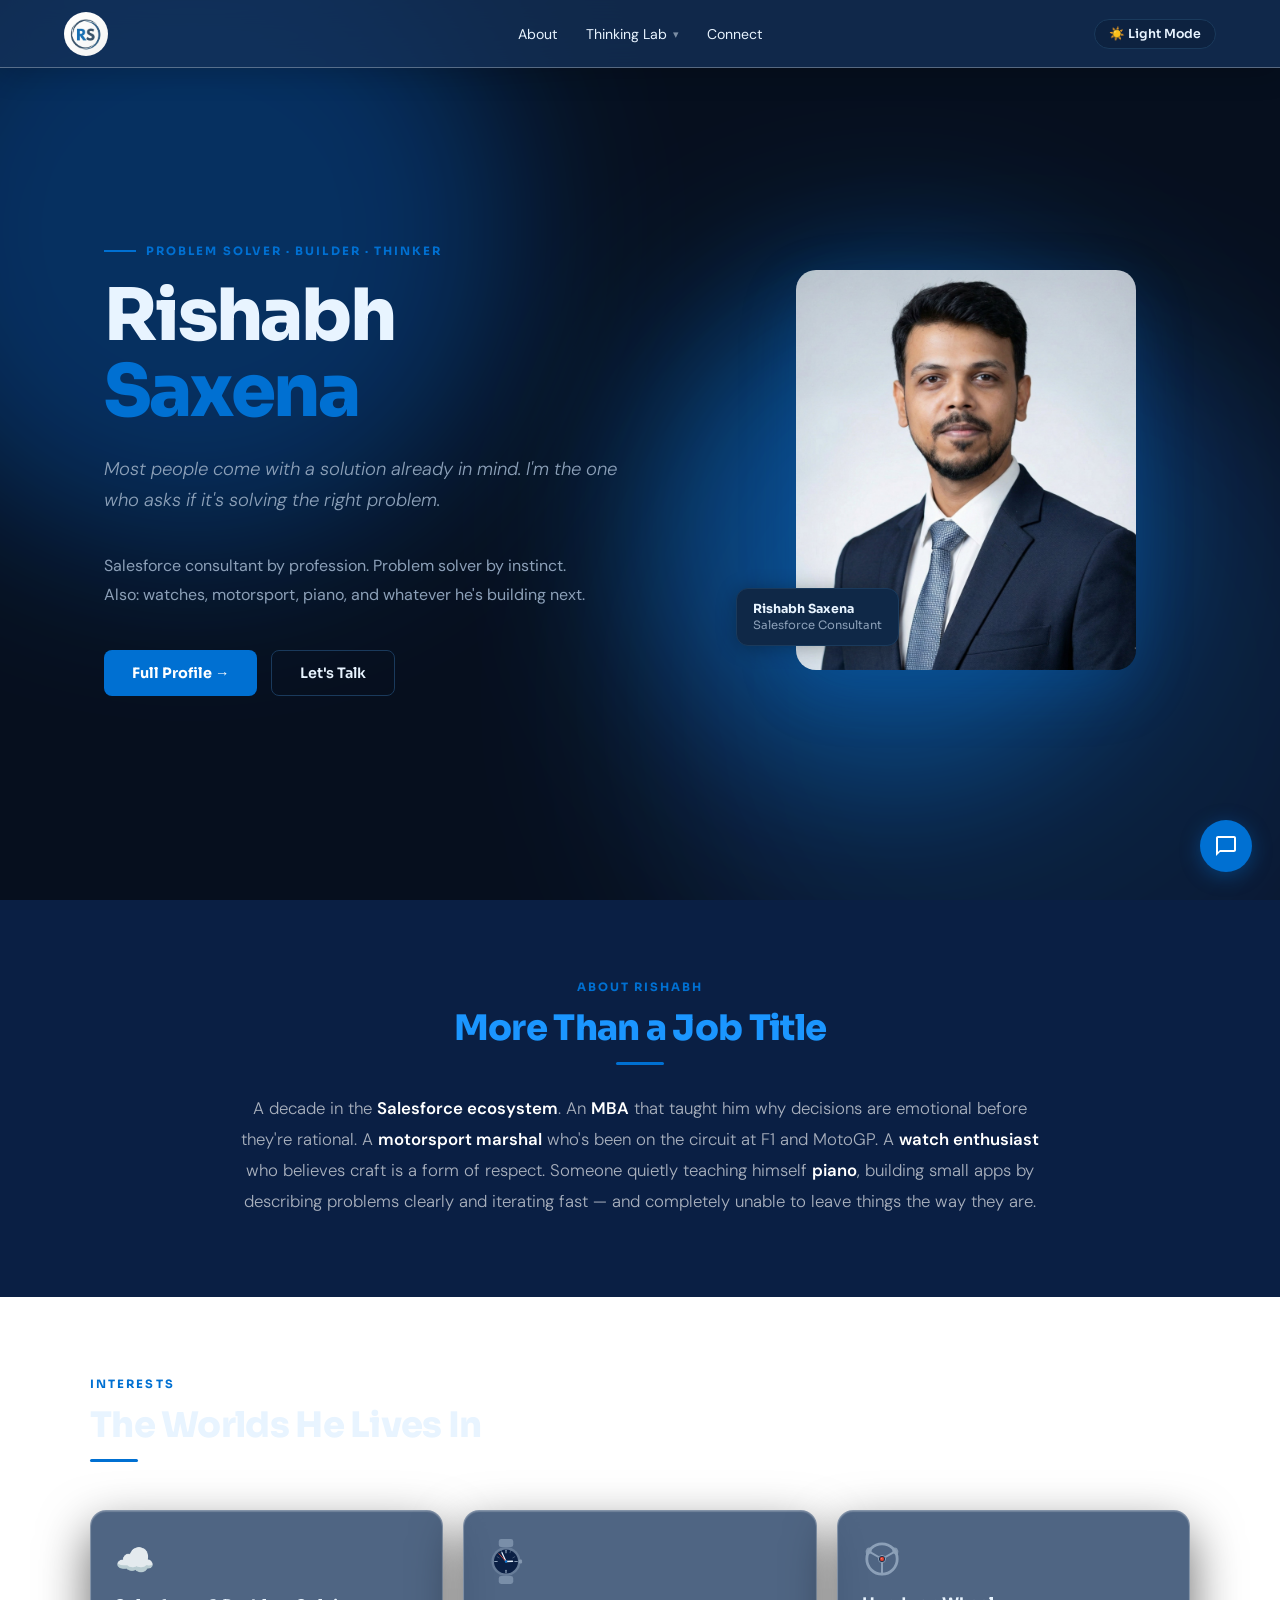
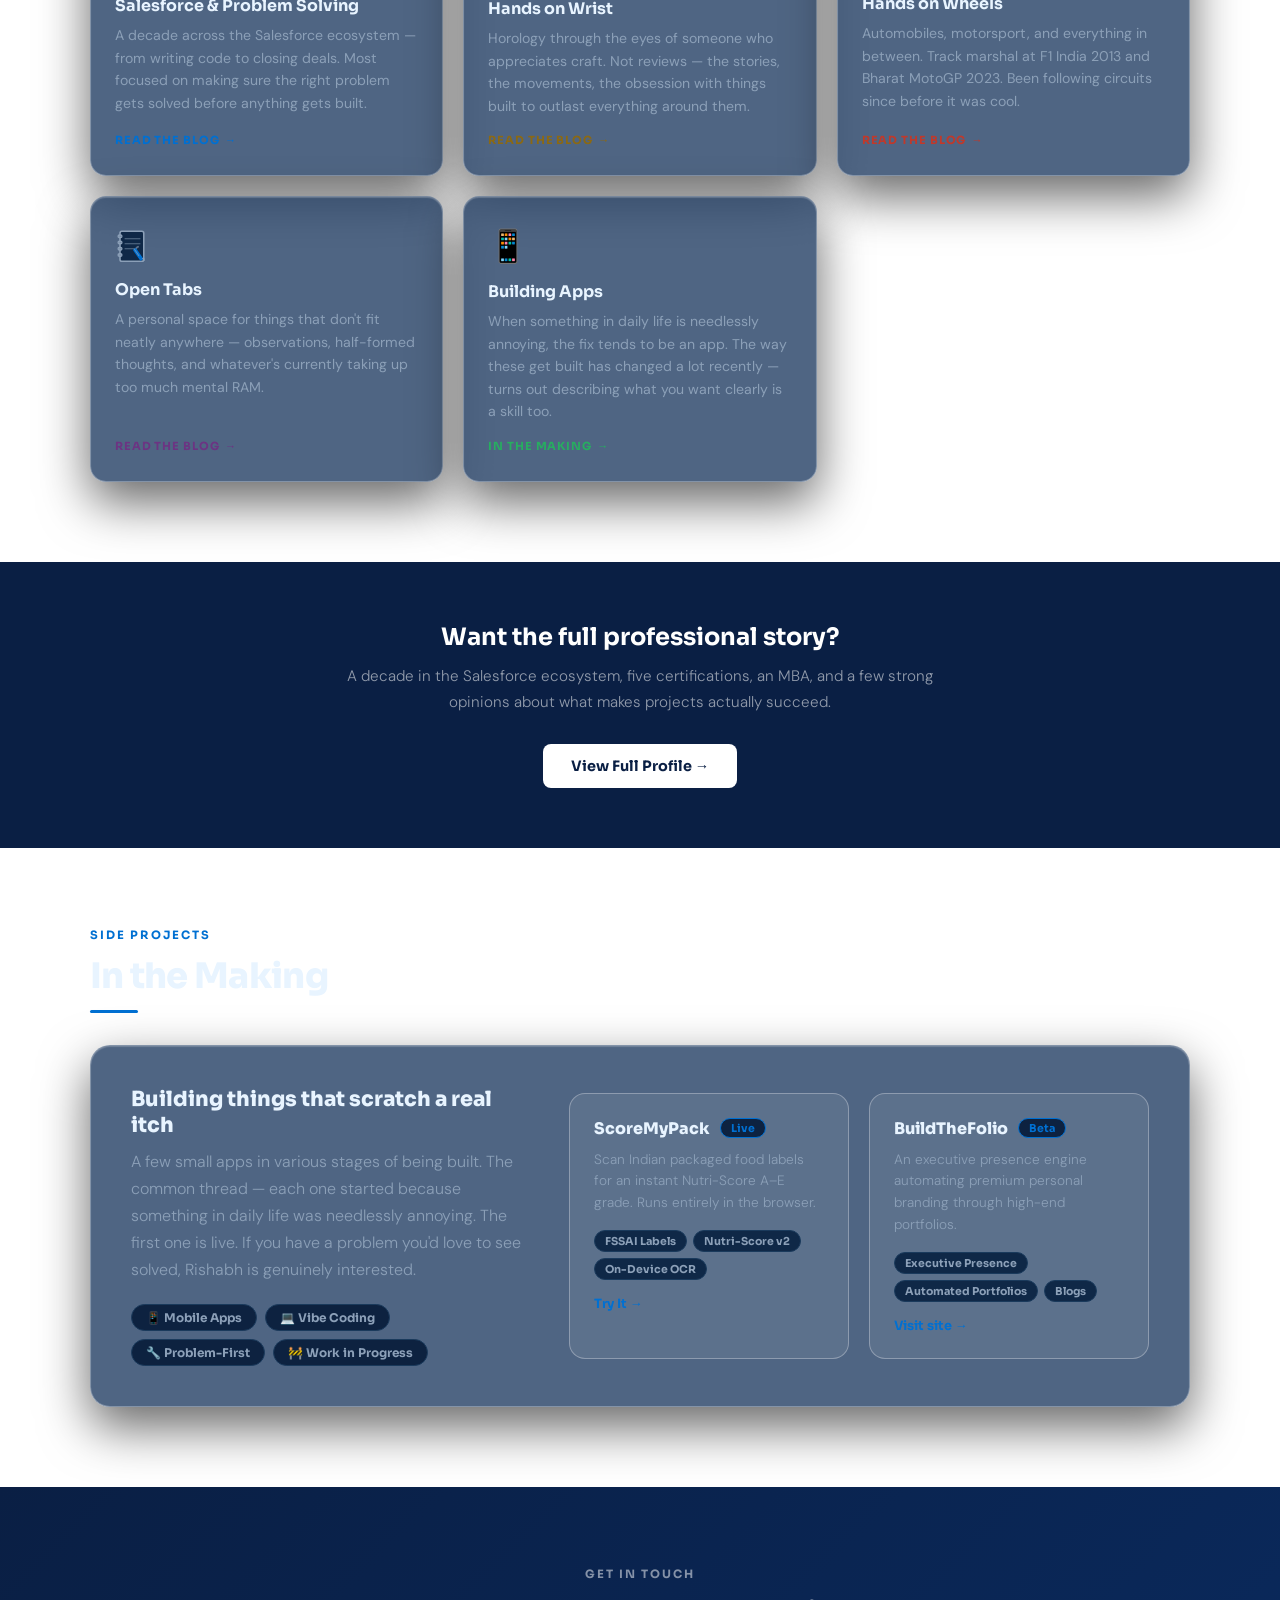
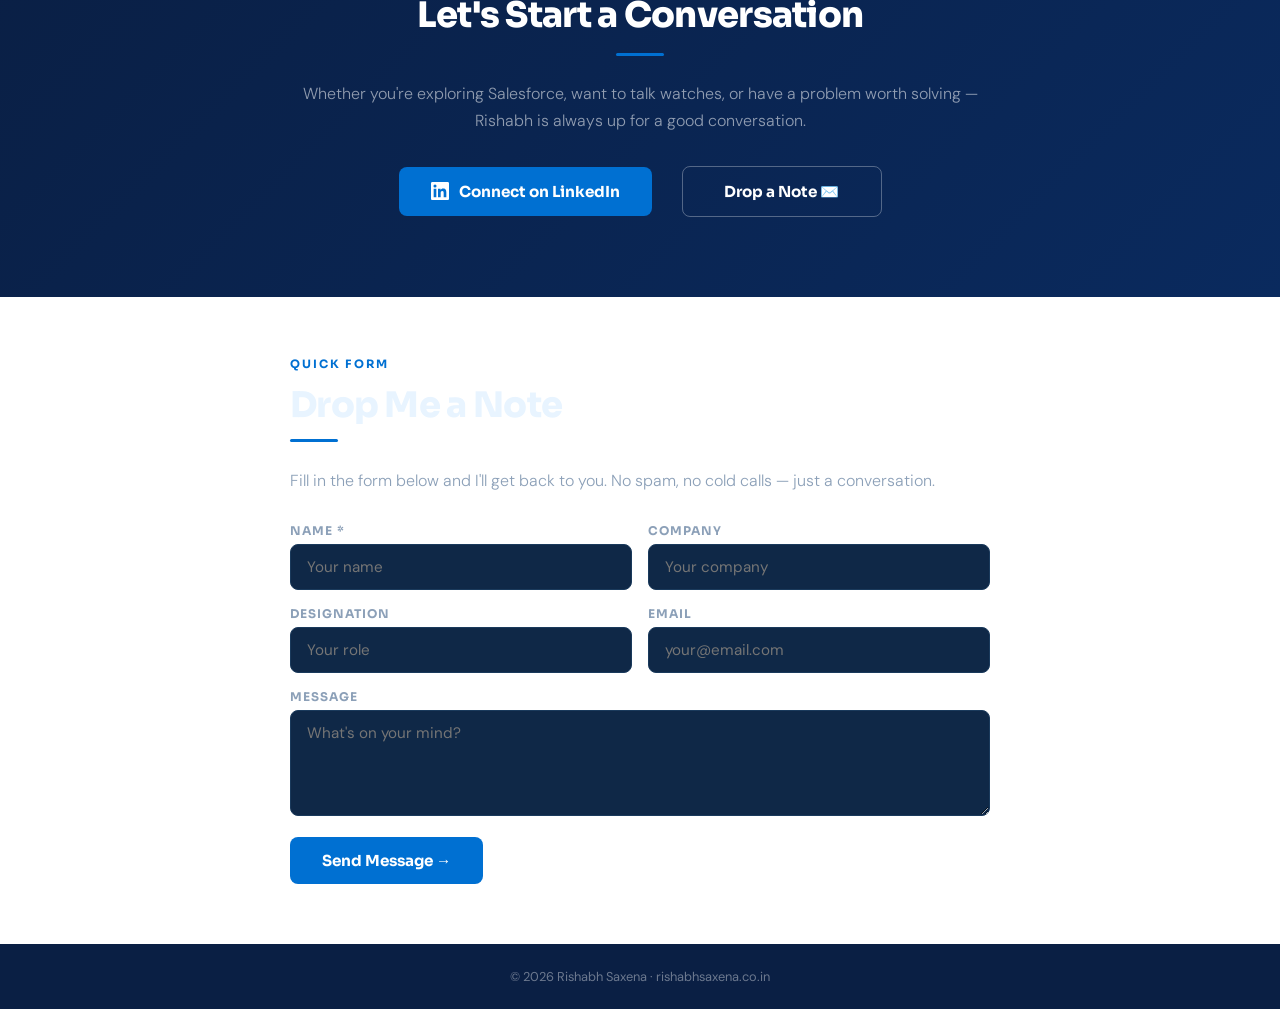
<file: index.html>
<!DOCTYPE html>
<html lang="en" data-theme="dark">

<head>
  <meta charset="UTF-8">
  <meta name="viewport" content="width=device-width, initial-scale=1.0">
  <link rel="stylesheet" href="/styles.css?v=2">
  <title>Rishabh Saxena</title>
  <meta name="description"
    content="Problem solver. Salesforce Consultant, problem solver, watch enthusiast, motorsport marshal.">
  <!-- Open Graph -->
  <meta property="og:type" content="website">
  <meta property="og:url" content="https://rishabhsaxena.co.in">
  <meta property="og:title" content="Rishabh Saxena">
  <meta property="og:description"
    content="Problem solver. Salesforce Consultant, problem solver, watch enthusiast, motorsport marshal.">
  <meta property="og:image" content="https://rishabhsaxena.co.in/photo.png">
  <!-- Twitter Card -->
  <meta name="twitter:card" content="summary_large_image">
  <meta name="twitter:title" content="Rishabh Saxena">
  <meta name="twitter:description"
    content="Problem solver. Salesforce Consultant, problem solver, watch enthusiast, motorsport marshal.">
  <meta name="twitter:image" content="https://rishabhsaxena.co.in/photo.png">
  <meta name="keywords"
    content="Rishabh Saxena, Salesforce, Problem Solver, Consultant, Watches, Motorsport, Piano, Vibe Coding">
  <link rel="preconnect" href="https://fonts.googleapis.com">
  <link
    href="https://fonts.googleapis.com/css2?family=Sora:wght@300;400;600;700;800&family=DM+Sans:ital,wght@0,300;0,400;0,500;1,300&display=swap"
    rel="stylesheet">
  <link rel="icon" href="/logo.png" type="image/png">
  <script type="application/ld+json">
{
  "@context": "https://schema.org",
  "@type": "Person",
  "name": "Rishabh Saxena",
  "url": "https://rishabhsaxena.co.in",
  "image": "https://rishabhsaxena.co.in/photo.png",
  "jobTitle": "Salesforce Consultant",
  "worksFor": { "@type": "Organization", "name": "Salesforce" },
  "sameAs": ["https://linkedin.com/in/rishabh0201"]
}
</script>
  <style>
    html {
      scroll-behavior: smooth;
    }

    /* ── HERO ── */
    .hero {
      min-height: 100vh;
      display: flex;
      align-items: center;
      padding: 100px 5% 60px;
      max-width: 1200px;
      margin: 0 auto;
    }

    .hero-inner {
      display: grid;
      grid-template-columns: 1fr 420px;
      gap: 80px;
      align-items: center;
      width: 100%;
    }

    .hero-label {
      font-family: 'Sora', sans-serif;
      font-size: 0.72rem;
      font-weight: 700;
      letter-spacing: 0.18em;
      text-transform: uppercase;
      color: var(--sf-blue);
      margin-bottom: 20px;
      display: flex;
      align-items: center;
      gap: 10px;
    }

    .hero-label::before {
      content: '';
      display: block;
      width: 32px;
      height: 2px;
      background: var(--sf-blue);
    }

    .hero h1 {
      font-family: 'Sora', sans-serif;
      font-size: clamp(3rem, 6vw, 4.5rem);
      font-weight: 800;
      letter-spacing: -0.03em;
      line-height: 1.05;
      margin-bottom: 24px;
    }

    .hero h1 span {
      color: var(--sf-blue);
    }

    .hero-tagline {
      font-size: 1.15rem;
      font-weight: 300;
      color: var(--sf-subtext);
      line-height: 1.7;
      max-width: 520px;
      margin-bottom: 36px;
      font-style: italic;
    }

    .hero-intro {
      font-size: 1rem;
      font-weight: 400;
      color: var(--sf-subtext);
      line-height: 1.8;
      max-width: 520px;
      margin-bottom: 40px;
    }

    .hero-intro strong {
      color: var(--sf-text);
      font-weight: 500;
    }

    .hero-actions {
      display: flex;
      gap: 14px;
      flex-wrap: wrap;
    }

    .btn-primary {
      background: var(--sf-blue);
      color: white;
      padding: 13px 28px;
      border-radius: 8px;
      text-decoration: none;
      font-family: 'Sora', sans-serif;
      font-weight: 700;
      font-size: 0.9rem;
      transition: all 0.2s;
      display: inline-flex;
      align-items: center;
      gap: 8px;
    }

    .btn-primary:hover {
      background: var(--sf-electric);
      transform: translateY(-1px);
    }

    .btn-outline {
      background: transparent;
      color: var(--sf-text);
      padding: 13px 28px;
      border-radius: 8px;
      text-decoration: none;
      font-family: 'Sora', sans-serif;
      font-weight: 600;
      font-size: 0.9rem;
      border: 1.5px solid var(--sf-border);
      transition: all 0.2s;
      display: inline-flex;
      align-items: center;
      gap: 8px;
    }

    .btn-outline:hover {
      border-color: var(--sf-blue);
      color: var(--sf-blue);
    }

    .hero-photo {
      position: relative;
      display: flex;
      justify-content: center;
    }

    .hero-photo img {
      width: 340px;
      height: 400px;
      object-fit: cover;
      object-position: top;
      border-radius: 20px;
      box-shadow: 0 20px 60px rgba(0, 112, 210, 0.2);
    }

    .hero-photo-badge {
      position: absolute;
      bottom: 24px;
      left: -20px;
      background: var(--sf-card);
      border: 1px solid var(--sf-border);
      border-radius: 12px;
      padding: 12px 16px;
      box-shadow: var(--shadow-card);
      font-family: 'Sora', sans-serif;
      font-size: 0.78rem;
    }

    .hero-photo-badge strong {
      display: block;
      font-weight: 700;
      color: var(--sf-text);
    }

    .hero-photo-badge span {
      color: var(--sf-subtext);
      font-weight: 400;
      font-size: 0.72rem;
    }

    /* ── WHO I AM ── */
    .who-section {
      background: var(--sf-navy);
      padding: 80px 5%;
    }

    .who-inner {
      max-width: 800px;
      margin: 0 auto;
      text-align: center;
    }

    .who-section .section-title {
      color: var(--sf-electric);
    }

    .who-section .section-divider {
      margin: 0 auto 28px;
    }

    .section-label {
      font-family: 'Sora', sans-serif;
      font-size: 0.72rem;
      font-weight: 700;
      letter-spacing: 0.18em;
      text-transform: uppercase;
      color: var(--sf-blue);
      margin-bottom: 12px;
    }

    .section-title {
      font-family: 'Sora', sans-serif;
      font-size: clamp(1.6rem, 3vw, 2.2rem);
      font-weight: 800;
      letter-spacing: -0.02em;
      margin-bottom: 12px;
    }

    .section-divider {
      width: 48px;
      height: 3px;
      background: var(--sf-blue);
      border-radius: 2px;
      margin: 0 auto 28px;
    }

    .who-text {
      font-size: 1.05rem;
      line-height: 1.85;
      color: rgba(255, 255, 255, 0.65);
      font-weight: 300;
    }

    .who-text strong {
      color: #ffffff;
      font-weight: 600;
    }

    /* ── INTERESTS GRID ── */
    .interests-section {
      padding: 80px 5%;
      background: transparent;
    }

    .interests-inner {
      max-width: 1100px;
      margin: 0 auto;
    }

    .interests-header {
      margin-bottom: 48px;
    }

    .interests-section .section-label {
      color: var(--sf-blue);
    }

    .interests-section .section-title {
      color: var(--sf-text);
    }

    .interests-section .section-divider {
      margin-bottom: 32px;
    }

    .interests-grid {
      display: grid;
      grid-template-columns: repeat(auto-fit, minmax(280px, 1fr));
      gap: 20px;
    }

    .interest-card {
      background: var(--glass-bg);
      backdrop-filter: var(--blur-sm);
      -webkit-backdrop-filter: var(--blur-sm);
      border: 1px solid var(--glass-border);
      border-radius: 16px;
      padding: 28px 24px;
      text-decoration: none;
      color: var(--sf-text);
      transition: all 0.3s cubic-bezier(0.4, 0, 0.2, 1);
      display: flex;
      flex-direction: column;
      position: relative;
      overflow: hidden;
      box-shadow: var(--shadow-float), var(--shadow-inset);
    }

    .interest-card::before {
      content: '';
      position: absolute;
      top: 0;
      left: 0;
      right: 0;
      height: 3px;
      background: var(--card-accent, var(--sf-blue));
      transform: scaleX(0);
      transform-origin: left;
      transition: transform 0.3s;
    }

    .interest-card:hover {
      border-color: var(--card-accent, var(--sf-blue));
      transform: translateY(-4px) scale(1.01);
      box-shadow: var(--shadow-overlay);
      background: var(--glass-glow);
    }

    .interest-card:hover::before {
      transform: scaleX(1);
    }

    .interest-icon {
      font-size: 2rem;
      margin-bottom: 14px;
      display: block;
    }

    .interest-title {
      font-family: 'Sora', sans-serif;
      font-size: 1rem;
      font-weight: 700;
      margin-bottom: 8px;
    }

    .interest-desc {
      font-size: 0.88rem;
      color: var(--sf-subtext);
      line-height: 1.6;
      flex: 1;
    }

    .interest-tag {
      margin-top: 16px;
      align-self: flex-start;
      font-family: 'Sora', sans-serif;
      font-size: 0.7rem;
      font-weight: 700;
      letter-spacing: 0.08em;
      text-transform: uppercase;
      color: var(--card-accent, var(--sf-blue));
      display: flex;
      align-items: center;
      gap: 5px;
    }

    .interest-tag::after {
      content: '→';
    }

    /* ── ABOUT CTA ── */
    .about-cta {
      padding: 60px 5%;
      background: var(--sf-navy);
      text-align: center;
    }

    .about-cta .section-label {
      color: var(--sf-electric);
    }

    .about-cta .section-title {
      color: #ffffff;
    }

    .about-cta p {
      color: rgba(255, 255, 255, 0.65);
    }

    .about-cta-inner {
      max-width: 600px;
      margin: 0 auto;
    }

    .about-cta h2 {
      font-family: 'Sora', sans-serif;
      font-size: 1.5rem;
      font-weight: 700;
      color: white;
      margin-bottom: 12px;
    }

    .about-cta p {
      color: rgba(255, 255, 255, 0.55);
      font-size: 0.95rem;
      font-weight: 300;
      margin-bottom: 28px;
      line-height: 1.7;
    }

    .about-cta a {
      background: white;
      color: var(--sf-navy);
      padding: 13px 28px;
      border-radius: 8px;
      text-decoration: none;
      font-family: 'Sora', sans-serif;
      font-weight: 700;
      font-size: 0.9rem;
      display: inline-flex;
      align-items: center;
      gap: 8px;
      transition: all 0.2s;
    }

    .about-cta a:hover {
      background: var(--sf-electric);
      color: white;
    }

    /* ── THINKING LAB PREVIEW ── */
    .lab-section {
      padding: 80px 5%;
      background: transparent;
    }

    .lab-inner {
      max-width: 1100px;
      margin: 0 auto;
    }

    .lab-grid {
      display: grid;
      grid-template-columns: repeat(4, 1fr);
      gap: 20px;
      margin-top: 40px;
    }

    .lab-card {
      background: var(--glass-bg);
      backdrop-filter: var(--blur-sm);
      -webkit-backdrop-filter: var(--blur-sm);
      border: 1px solid var(--glass-border);
      border-radius: 16px;
      padding: 24px;
      text-decoration: none;
      color: var(--sf-text);
      transition: all 0.3s cubic-bezier(0.4, 0, 0.2, 1);
      display: flex;
      flex-direction: column;
      box-shadow: var(--shadow-float), var(--shadow-inset);
    }

    .lab-card:hover {
      transform: translateY(-4px) scale(1.01);
      box-shadow: var(--shadow-overlay);
      border-color: var(--sf-blue);
      background: var(--glass-glow);
    }

    .lab-card-icon {
      font-size: 1.8rem;
      margin-bottom: 14px;
      display: block;
    }

    .lab-card-title {
      font-family: 'Sora', sans-serif;
      font-size: 0.95rem;
      font-weight: 700;
      margin-bottom: 6px;
    }

    .lab-card-desc {
      font-size: 0.83rem;
      color: var(--sf-subtext);
      line-height: 1.6;
      flex: 1;
    }

    .lab-card-link {
      margin-top: 14px;
      font-family: 'Sora', sans-serif;
      font-size: 0.75rem;
      font-weight: 700;
      letter-spacing: 0.06em;
      text-transform: uppercase;
      color: var(--sf-blue);
    }

    /* ── CONNECT ── */
    .connect-bg {
      background: linear-gradient(135deg, var(--sf-navy) 0%, #0a2a5e 100%);
      padding: 80px 5%;
    }

    .connect-inner {
      max-width: 700px;
      margin: 0 auto;
      text-align: center;
    }

    .connect-inner .section-label {
      color: rgba(255, 255, 255, 0.5);
    }

    .connect-inner .section-title {
      color: white;
    }

    .connect-inner .section-divider {
      margin: 16px auto 24px;
    }

    .connect-inner p {
      color: rgba(255, 255, 255, 0.55);
      font-size: 1rem;
      font-weight: 300;
      margin-bottom: 32px;
      line-height: 1.7;
    }

    .connect-btn {
      display: inline-flex;
      align-items: center;
      gap: 10px;
      padding: 15px 32px;
      border-radius: 8px;
      font-family: 'Sora', sans-serif;
      font-weight: 700;
      font-size: 0.95rem;
      text-decoration: none;
      transition: all 0.2s;
      min-width: 200px;
      justify-content: center;
    }

    .connect-btn.primary {
      background: var(--sf-blue);
      color: white;
      margin-right: 14px;
    }

    .connect-btn.primary:hover {
      background: var(--sf-electric);
      transform: translateY(-2px);
    }

    .connect-btn.outline {
      background: transparent;
      color: white;
      border: 1.5px solid rgba(255, 255, 255, 0.3);
    }

    .connect-btn.outline:hover {
      border-color: white;
      background: rgba(255, 255, 255, 0.05);
    }

    /* ── CONTACT FORM ── */
    .contact-form-section {
      background: var(--sf-light-bg);
      padding: 60px 5%;
    }

    .contact-form-inner {
      max-width: 700px;
      margin: 0 auto;
    }

    /* ── FOOTER ── */
    footer {
      background: var(--sf-navy);
      color: rgba(255, 255, 255, 0.4);
      text-align: center;
      padding: 24px 5%;
      font-size: 0.8rem;
    }

    /* ── MODAL ── */
    .modal-overlay {
      display: none;
      position: fixed;
      inset: 0;
      background: rgba(0, 0, 0, 0.6);
      z-index: 2000;
      align-items: center;
      justify-content: center;
    }

    .modal-overlay.open {
      display: flex;
    }

    .modal-box {
      background: var(--sf-card);
      border-radius: 20px;
      padding: 40px;
      max-width: 480px;
      width: 90%;
      text-align: center;
      position: relative;
      box-shadow: 0 20px 60px rgba(0, 0, 0, 0.3);
    }

    .modal-close {
      position: absolute;
      top: 16px;
      right: 20px;
      background: none;
      border: none;
      font-size: 1.4rem;
      color: var(--sf-subtext);
      cursor: pointer;
    }

    /* ── FADE IN ── */
    .fade-in {
      animation: fadein 0.6s ease both;
    }

    .fade-in-2 {
      animation: fadein 0.6s 0.15s ease both;
    }

    @keyframes fadein {
      from {
        opacity: 0;
        transform: translateY(16px);
      }

      to {
        opacity: 1;
        transform: translateY(0);
      }
    }

    /* ── WATCH CSS ── */
    .watchit-icon {
      filter: drop-shadow(0 2px 6px rgba(0, 112, 210, 0.2));
    }

    @media (max-width: 900px) {
      .hero-inner {
        grid-template-columns: 1fr;
        gap: 40px;
      }

      .hero-photo {
        order: -1;
      }

      .hero-photo img {
        width: 200px;
        height: 240px;
      }

      .hero-photo-badge {
        display: none;
      }

      .interests-grid {
        grid-template-columns: repeat(2, 1fr);
      }

      .lab-grid {
        grid-template-columns: repeat(2, 1fr);
      }
    }

    @media (max-width: 600px) {
      .interests-grid {
        grid-template-columns: 1fr;
      }

      .lab-grid {
        grid-template-columns: 1fr;
      }

      .hero-actions {
        flex-direction: column;
      }

      .connect-btn {
        min-width: unset;
        width: 100%;
        margin-right: 0;
        margin-bottom: 10px;
      }
    }

    [data-theme="dark"] .nav-center.open {
      background: #132d56 !important;
    }

    /* ── END NAV ── */
  </style>

  <style>
    /* Bot Widget */
    .ve-bubble {
      position: fixed;
      bottom: 28px;
      right: 28px;
      width: 52px;
      height: 52px;
      background: var(--sf-blue);
      border-radius: 50%;
      cursor: pointer;
      display: flex;
      align-items: center;
      justify-content: center;
      box-shadow: 0 4px 20px rgba(0, 112, 210, 0.4);
      z-index: 9999;
      transition: transform 0.2s, box-shadow 0.2s;
    }

    .ve-bubble:hover {
      transform: scale(1.08);
      box-shadow: 0 6px 28px rgba(0, 112, 210, 0.5);
    }

    .ve-bubble svg {
      width: 24px;
      height: 24px;
      fill: white;
    }

    .ve-bubble .ve-close {
      display: none;
      font-size: 1.4rem;
      color: white;
      line-height: 1;
    }

    .ve-bubble.open .ve-icon {
      display: none;
    }

    .ve-bubble.open .ve-close {
      display: block;
    }

    .ve-window {
      position: fixed;
      bottom: 92px;
      right: 28px;
      width: 360px;
      max-height: 520px;
      background: var(--glass-bg);
      backdrop-filter: var(--blur-lg);
      -webkit-backdrop-filter: var(--blur-lg);
      border: 1px solid var(--glass-border);
      border-radius: 20px;
      box-shadow: var(--shadow-overlay);
      display: none;
      flex-direction: column;
      overflow: hidden;
      z-index: 9998;
      font-family: 'DM Sans', sans-serif;
      transform: translateY(20px);
      opacity: 0;
      transition: opacity 0.3s, transform 0.3s cubic-bezier(0.175, 0.885, 0.32, 1.275);
    }

    .ve-window.open {
      display: flex;
      transform: translateY(0);
      opacity: 1;
    }

    .ve-header {
      background: linear-gradient(135deg, var(--sf-navy), #0a2a5e);
      padding: 16px 18px;
      display: flex;
      align-items: center;
      gap: 12px;
    }

    .ve-avatar {
      width: 38px;
      height: 38px;
      background: var(--sf-blue);
      border-radius: 50%;
      display: flex;
      align-items: center;
      justify-content: center;
      font-family: 'Sora', sans-serif;
      font-weight: 800;
      font-size: 0.85rem;
      color: white;
      flex-shrink: 0;
    }

    .ve-header-info {
      flex: 1;
    }

    .ve-header-name {
      font-family: 'Sora', sans-serif;
      font-size: 0.88rem;
      font-weight: 700;
      color: white;
      margin-bottom: 2px;
    }

    .ve-header-status {
      font-size: 0.72rem;
      color: rgba(255, 255, 255, 0.5);
      display: flex;
      align-items: center;
      gap: 5px;
    }

    .ve-status-dot {
      width: 6px;
      height: 6px;
      background: #4CAF50;
      border-radius: 50%;
    }

    .ve-messages {
      flex: 1;
      overflow-y: auto;
      padding: 16px;
      display: flex;
      flex-direction: column;
      gap: 10px;
      scroll-behavior: smooth;
    }

    .ve-messages::-webkit-scrollbar {
      width: 4px;
    }

    .ve-messages::-webkit-scrollbar-track {
      background: transparent;
    }

    .ve-messages::-webkit-scrollbar-thumb {
      background: var(--sf-border);
      border-radius: 4px;
    }

    .ve-msg {
      max-width: 82%;
      padding: 10px 14px;
      border-radius: 14px;
      font-size: 0.88rem;
      line-height: 1.55;
      animation: ve-fadein 0.2s ease;
    }

    @keyframes ve-fadein {
      from {
        opacity: 0;
        transform: translateY(6px);
      }

      to {
        opacity: 1;
        transform: translateY(0);
      }
    }

    .ve-msg.bot {
      background: var(--sf-tag-bg);
      color: var(--sf-text);
      border-bottom-left-radius: 4px;
      align-self: flex-start;
    }

    .ve-msg.user {
      background: var(--sf-blue);
      color: white;
      border-bottom-right-radius: 4px;
      align-self: flex-end;
    }

    .ve-typing {
      display: flex;
      align-items: center;
      gap: 4px;
      padding: 12px 14px;
      background: var(--sf-tag-bg);
      border-radius: 14px;
      border-bottom-left-radius: 4px;
      align-self: flex-start;
      animation: ve-fadein 0.2s ease;
    }

    .ve-typing span {
      width: 6px;
      height: 6px;
      background: var(--sf-subtext);
      border-radius: 50%;
      animation: ve-bounce 1.2s infinite;
    }

    .ve-typing span:nth-child(2) {
      animation-delay: 0.2s;
    }

    .ve-typing span:nth-child(3) {
      animation-delay: 0.4s;
    }

    @keyframes ve-bounce {

      0%,
      60%,
      100% {
        transform: translateY(0);
      }

      30% {
        transform: translateY(-5px);
      }
    }

    .ve-input-area {
      padding: 12px 14px;
      border-top: 1px solid var(--sf-border);
      display: flex;
      gap: 8px;
      align-items: center;
      background: var(--sf-card);
    }

    .ve-input {
      flex: 1;
      background: var(--sf-tag-bg);
      border: 1.5px solid var(--sf-border);
      border-radius: 10px;
      padding: 9px 13px;
      color: var(--sf-text);
      font-family: 'DM Sans', sans-serif;
      font-size: 0.88rem;
      outline: none;
      transition: border 0.2s;
      resize: none;
    }

    .ve-input:focus {
      border-color: var(--sf-blue);
    }

    .ve-send {
      width: 36px;
      height: 36px;
      background: var(--sf-blue);
      border: none;
      border-radius: 10px;
      cursor: pointer;
      display: flex;
      align-items: center;
      justify-content: center;
      transition: background 0.2s, transform 0.1s;
      flex-shrink: 0;
    }

    .ve-send:hover {
      background: var(--sf-electric);
      transform: scale(1.05);
    }

    .ve-send svg {
      width: 16px;
      height: 16px;
      fill: white;
    }



    @media (max-width: 480px) {
      .ve-window {
        width: calc(100vw - 32px);
        right: 16px;
        bottom: 80px;
      }

      .ve-bubble {
        bottom: 16px;
        right: 16px;
      }
    }

    .ve-footer {
      padding: 6px 14px 10px;
      text-align: center;
      font-size: 0.68rem;
      color: var(--sf-subtext);
      opacity: 0.6;
    }
  </style>
  <!-- Google Analytics -->
  <script async src="https://www.googletagmanager.com/gtag/js?id=G-WGYJHP2512"></script>
  <script>
    window.dataLayer = window.dataLayer || [];
    function gtag() { dataLayer.push(arguments); }
    gtag('js', new Date());
    gtag('config', 'G-WGYJHP2512');
  </script>
</head>

<body>

  <!-- BACKGROUND EFFECT -->
  <div class="glow-container">
    <div class="blob blob-1"></div>
    <div class="blob blob-2"></div>
    <div class="blob blob-3"></div>
  </div>

  <!-- NAV -->
  <nav>
    <div class="nav-logo"><a href="/"><img src="/logo.png" alt="RS Logo" width="44" height="44"></a></div>
    <div class="nav-center" id="navCenter">
      <a href="/about.html">About</a>
      <div class="nav-item" id="navThinkingLab">
        <a class="has-dropdown" onclick="toggleMobileDropdown(this)">Thinking Lab</a>
        <div class="dropdown" id="thinkingLabDropdown">
          <div
            style="font-size:0.68rem;font-family:'Sora',sans-serif;font-weight:700;letter-spacing:0.15em;text-transform:uppercase;color:var(--sf-blue);padding:8px 20px 4px;cursor:default;">
            Blog</div>
          <a href="/salesforce.html">☁️&nbsp; Salesforce</a>
          <a href="/hands-on-wrist.html"><svg id="watch-navindex" viewBox="0 0 44 56" width="18" height="22"
              xmlns="http://www.w3.org/2000/svg"
              style="display:inline-block;vertical-align:middle;margin-right:8px;flex-shrink:0;">
              <rect x="14" y="1" width="16" height="9" rx="3" fill="var(--sf-subtext)" opacity="0.6" />
              <rect x="14" y="46" width="16" height="9" rx="3" fill="var(--sf-subtext)" opacity="0.6" />
              <circle cx="22" cy="28" r="17" fill="var(--sf-subtext)" opacity="0.25" />
              <circle cx="22" cy="28" r="14" fill="var(--watch-dial,#ffffff)" />
              <g id="watch-navindex-hour">
                <line x1="22" y1="28" x2="22" y2="22" stroke="var(--sf-text,#0A1F44)" stroke-width="2.5"
                  stroke-linecap="round" />
              </g>
              <g id="watch-navindex-min">
                <line x1="22" y1="28" x2="22" y2="17" stroke="var(--sf-text,#0A1F44)" stroke-width="1.5"
                  stroke-linecap="round" />
              </g>
              <circle cx="22" cy="28" r="1.8" fill="var(--sf-blue,#1B96FF)" />
            </svg> Hands on Wrist</a>
          <a href="/hands-on-wheels.html"><svg viewBox="10 10 80 80" width="18" height="18"
              xmlns="http://www.w3.org/2000/svg"
              style="display:inline-block;vertical-align:middle;margin-right:8px;flex-shrink:0;">
              <circle cx="50" cy="50" r="38" fill="none" stroke="var(--sf-subtext)" stroke-width="7" />
              <line x1="50" y1="50" x2="17" y2="31" stroke="var(--sf-subtext)" stroke-width="5"
                stroke-linecap="round" />
              <line x1="50" y1="50" x2="83" y2="31" stroke="var(--sf-subtext)" stroke-width="5"
                stroke-linecap="round" />
              <line x1="50" y1="50" x2="50" y2="88" stroke="var(--sf-subtext)" stroke-width="5"
                stroke-linecap="round" />
              <circle cx="50" cy="50" r="9" fill="var(--sf-card,#fff)" stroke="var(--sf-subtext)" stroke-width="2.5" />
              <circle cx="50" cy="50" r="5.5" fill="#C0392B" />
              <circle cx="50" cy="50" r="3.5" fill="#E74C3C" />
              <path d="M10 38 Q7 30 12 24 Q17 19 23 23 Q26 26 24 32 Q22 37 17 39 Q13 40 10 38Z" fill="var(--sf-subtext)"
                opacity="0.85" />
              <path d="M90 38 Q93 30 88 24 Q83 19 77 23 Q74 26 76 32 Q78 37 83 39 Q87 40 90 38Z"
                fill="var(--sf-subtext)" opacity="0.85" />
            </svg> Hands on Wheels</a>
          <a href="/open-tabs.html"><svg viewBox="7 9 47 54" width="18" height="18" xmlns="http://www.w3.org/2000/svg"
              style="display:inline-block;vertical-align:middle;margin-right:8px;flex-shrink:0;">
              <rect x="8" y="10" width="38" height="48" rx="3" fill="var(--sf-subtext)" opacity="0.3"
                stroke="var(--sf-subtext)" stroke-width="2.5" />
              <rect x="5" y="16" width="6" height="4" rx="2" fill="none" stroke="var(--sf-subtext)"
                stroke-width="2.2" />
              <rect x="5" y="26" width="6" height="4" rx="2" fill="none" stroke="var(--sf-subtext)"
                stroke-width="2.2" />
              <rect x="5" y="36" width="6" height="4" rx="2" fill="none" stroke="var(--sf-subtext)"
                stroke-width="2.2" />
              <line x1="16" y1="22" x2="40" y2="22" stroke="var(--sf-subtext)" stroke-width="1.2" stroke-linecap="round"
                opacity="0.8" />
              <line x1="16" y1="30" x2="40" y2="30" stroke="var(--sf-subtext)" stroke-width="1.2" stroke-linecap="round"
                opacity="0.8" />
              <line x1="16" y1="38" x2="34" y2="38" stroke="var(--sf-subtext)" stroke-width="1.2" stroke-linecap="round"
                opacity="0.8" />
              <rect x="30" y="38" width="5" height="18" rx="2" fill="var(--sf-blue,#1B96FF)"
                transform="rotate(-35 32 46)" />
              <polygon points="0,0 4,0 2,5" fill="var(--sf-subtext)" transform="translate(37,51) rotate(-35)" />
            </svg> Open Tabs</a>
          <div style="height:1px;background:var(--sf-border);margin:6px 0;"></div>
          <div
            style="font-size:0.68rem;font-family:'Sora',sans-serif;font-weight:700;letter-spacing:0.15em;text-transform:uppercase;color:var(--sf-blue);padding:8px 20px 4px;cursor:default;">
            Projects</div>
          <a href="/in-the-making.html">🛠️&nbsp; In the Making</a>
        </div>
      </div>
      <a href="#connect">Connect</a>
    </div>
    <div class="nav-right">
      <button class="theme-toggle" onclick="toggleTheme()" id="themeBtn">🌙 Dark Mode</button>
      <button class="hamburger" onclick="toggleMenu()" aria-label="Menu">
        <span></span><span></span><span></span>
      </button>
    </div>
  </nav>

  <!-- MOBILE MENU -->
  <div id="mobileMenuOverlay"
    style="display:none;position:fixed;top:68px;left:0;right:0;bottom:0;z-index:9998;background:var(--sf-card);border-top:1px solid var(--sf-border);overflow-y:auto;flex-direction:column;">
    <a href="/"
      style="display:block;padding:16px 24px;border-bottom:1px solid var(--sf-border);color:var(--sf-blue);font-weight:700;text-decoration:none;font-size:1rem;">Home</a>
    <a href="/about.html"
      style="display:block;padding:16px 24px;border-bottom:1px solid var(--sf-border);color:var(--sf-text);text-decoration:none;font-size:1rem;">About</a>
    <button onclick="toggleLabMenu()"
      style="width:100%;padding:16px 24px;border:none;border-bottom:1px solid var(--sf-border);background:none;color:var(--sf-text);font-size:1rem;text-align:left;cursor:pointer;display:flex;justify-content:space-between;align-items:center;font-family:inherit;">Thinking
      Lab <span>&#9662;</span></button>
    <div id="mobileLabMenu" style="display:none;background:var(--sf-light-bg);">
      <div
        style="font-size:0.68rem;font-family:'Sora',sans-serif;font-weight:700;letter-spacing:0.15em;text-transform:uppercase;color:var(--sf-blue);padding:10px 24px 4px 40px;">
        Blog</div>
      <a href="/salesforce.html"
        style="display:block;padding:12px 24px 12px 40px;border-bottom:1px solid var(--sf-border);color:var(--sf-text);text-decoration:none;font-size:0.9rem;">&#9729;&#65039;&nbsp;
        Salesforce</a>
      <a href="/hands-on-wrist.html"
        style="display:block;padding:12px 24px 12px 40px;border-bottom:1px solid var(--sf-border);color:var(--sf-text);text-decoration:none;font-size:0.9rem;"><svg
          id="watch-navindex-mob" viewBox="0 0 44 56" width="18" height="22" xmlns="http://www.w3.org/2000/svg"
          style="display:inline-block;vertical-align:middle;margin-right:8px;flex-shrink:0;">
          <rect x="14" y="1" width="16" height="9" rx="3" fill="var(--sf-subtext)" opacity="0.6" />
          <rect x="14" y="46" width="16" height="9" rx="3" fill="var(--sf-subtext)" opacity="0.6" />
          <circle cx="22" cy="28" r="17" fill="var(--sf-subtext)" opacity="0.25" />
          <circle cx="22" cy="28" r="14" fill="var(--watch-dial,#ffffff)" />
          <g id="watch-navindex-mob-hour">
            <line x1="22" y1="28" x2="22" y2="22" stroke="var(--sf-text,#0A1F44)" stroke-width="2.5"
              stroke-linecap="round" />
          </g>
          <g id="watch-navindex-mob-min">
            <line x1="22" y1="28" x2="22" y2="17" stroke="var(--sf-text,#0A1F44)" stroke-width="1.5"
              stroke-linecap="round" />
          </g>
          <circle cx="22" cy="28" r="1.8" fill="var(--sf-blue,#1B96FF)" />
        </svg> Hands on Wrist</a>
      <a href="/hands-on-wheels.html"
        style="display:block;padding:12px 24px 12px 40px;border-bottom:1px solid var(--sf-border);color:var(--sf-text);text-decoration:none;font-size:0.9rem;"><svg
          viewBox="10 10 80 80" width="18" height="18" xmlns="http://www.w3.org/2000/svg"
          style="display:inline-block;vertical-align:middle;margin-right:8px;flex-shrink:0;">
          <circle cx="50" cy="50" r="38" fill="none" stroke="var(--sf-subtext)" stroke-width="7" />
          <line x1="50" y1="50" x2="17" y2="31" stroke="var(--sf-subtext)" stroke-width="5" stroke-linecap="round" />
          <line x1="50" y1="50" x2="83" y2="31" stroke="var(--sf-subtext)" stroke-width="5" stroke-linecap="round" />
          <line x1="50" y1="50" x2="50" y2="88" stroke="var(--sf-subtext)" stroke-width="5" stroke-linecap="round" />
          <circle cx="50" cy="50" r="9" fill="var(--sf-card,#fff)" stroke="var(--sf-subtext)" stroke-width="2.5" />
          <circle cx="50" cy="50" r="5.5" fill="#C0392B" />
          <circle cx="50" cy="50" r="3.5" fill="#E74C3C" />
          <path d="M10 38 Q7 30 12 24 Q17 19 23 23 Q26 26 24 32 Q22 37 17 39 Q13 40 10 38Z" fill="var(--sf-subtext)"
            opacity="0.85" />
          <path d="M90 38 Q93 30 88 24 Q83 19 77 23 Q74 26 76 32 Q78 37 83 39 Q87 40 90 38Z" fill="var(--sf-subtext)"
            opacity="0.85" />
        </svg> Hands on Wheels</a>
      <a href="/open-tabs.html"
        style="display:block;padding:12px 24px 12px 40px;border-bottom:1px solid var(--sf-border);color:var(--sf-text);text-decoration:none;font-size:0.9rem;"><svg
          viewBox="7 9 47 54" width="18" height="18" xmlns="http://www.w3.org/2000/svg"
          style="display:inline-block;vertical-align:middle;margin-right:8px;flex-shrink:0;">
          <rect x="8" y="10" width="38" height="48" rx="3" fill="var(--sf-subtext)" opacity="0.3"
            stroke="var(--sf-subtext)" stroke-width="2.5" />
          <rect x="5" y="16" width="6" height="4" rx="2" fill="none" stroke="var(--sf-subtext)" stroke-width="2.2" />
          <rect x="5" y="26" width="6" height="4" rx="2" fill="none" stroke="var(--sf-subtext)" stroke-width="2.2" />
          <rect x="5" y="36" width="6" height="4" rx="2" fill="none" stroke="var(--sf-subtext)" stroke-width="2.2" />
          <line x1="16" y1="22" x2="40" y2="22" stroke="var(--sf-subtext)" stroke-width="1.2" stroke-linecap="round"
            opacity="0.8" />
          <line x1="16" y1="30" x2="40" y2="30" stroke="var(--sf-subtext)" stroke-width="1.2" stroke-linecap="round"
            opacity="0.8" />
          <line x1="16" y1="38" x2="34" y2="38" stroke="var(--sf-subtext)" stroke-width="1.2" stroke-linecap="round"
            opacity="0.8" />
          <rect x="30" y="38" width="5" height="18" rx="2" fill="var(--sf-blue,#1B96FF)"
            transform="rotate(-35 32 46)" />
          <polygon points="0,0 4,0 2,5" fill="var(--sf-subtext)" transform="translate(37,51) rotate(-35)" />
        </svg> Open Tabs</a>
      <div style="height:1px;background:var(--sf-border);margin:4px 0;"></div>
      <div
        style="font-size:0.68rem;font-family:'Sora',sans-serif;font-weight:700;letter-spacing:0.15em;text-transform:uppercase;color:var(--sf-blue);padding:10px 24px 4px 40px;">
        Projects</div>
      <a href="/in-the-making.html"
        style="display:block;padding:12px 24px 12px 40px;border-bottom:1px solid var(--sf-border);color:var(--sf-text);text-decoration:none;font-size:0.9rem;">&#128736;&#65039;&nbsp;
        In the Making</a>
    </div>
    <a href="#connect" onclick="toggleMenu()"
      style="display:block;padding:16px 24px;border-bottom:1px solid var(--sf-border);color:var(--sf-text);text-decoration:none;font-size:1rem;">Connect</a>
  </div>



  <!-- HERO -->
  <section class="hero" id="home">
    <div class="hero-inner">
      <div class="fade-in">
        <div class="hero-label">Problem Solver · Builder · Thinker</div>
        <h1>Rishabh<br><span>Saxena</span></h1>
        <p class="hero-tagline">Most people come with a solution already in mind. I'm the one who asks if it's solving
          the right problem.</p>
        <p class="hero-intro">
          Salesforce consultant by profession. Problem solver by instinct.<br>
          Also: watches, motorsport, piano, and whatever he's building next.
        </p>
        <div class="hero-actions">
          <a href="/about.html" class="btn-primary">Full Profile →</a>
          <a href="#connect" class="btn-outline">Let's Talk</a>
        </div>
      </div>
      <div class="hero-photo fade-in-2">
        <img src="photo.png" alt="Rishabh Saxena">
        <div class="hero-photo-badge">
          <strong>Rishabh Saxena</strong>
          <span>Salesforce Consultant</span>
        </div>
      </div>
    </div>
  </section>

  <!-- WHO I AM -->
  <section class="who-section">
    <div class="who-inner">
      <div class="section-label">About Rishabh</div>
      <h2 class="section-title">More Than a Job Title</h2>
      <div class="section-divider"></div>
      <p class="who-text">
        A decade in the <strong>Salesforce ecosystem</strong>. An <strong>MBA</strong> that taught him why decisions are
        emotional before they're rational. A <strong>motorsport marshal</strong> who's been on the circuit at F1 and
        MotoGP. A <strong>watch enthusiast</strong> who believes craft is a form of respect. Someone quietly teaching
        himself <strong>piano</strong>, building small apps by describing problems clearly and iterating fast — and
        completely unable to leave things the way they are.
      </p>
    </div>
  </section>

  <!-- INTERESTS -->
  <section class="interests-section" id="interests">
    <div class="interests-inner">
      <div class="interests-header">
        <div class="section-label">Interests</div>
        <h2 class="section-title">The Worlds He Lives In</h2>
        <div class="section-divider" style="margin:0 0 0 0;"></div>
      </div>
      <div class="interests-grid">

        <a href="/salesforce.html" class="interest-card" style="--card-accent:#0070D2;">
          <span class="interest-icon">☁️</span>
          <div class="interest-title">Salesforce & Problem Solving</div>
          <p class="interest-desc">A decade across the Salesforce ecosystem — from writing code to closing deals. Most
            focused on making sure the right problem gets solved before anything gets built.</p>
          <div class="interest-tag">Read the blog</div>
        </a>

        <a href="/hands-on-wrist.html" class="interest-card" style="--card-accent:#8B6914;">
          <span class="interest-icon"><svg id="watch-index_lab" viewBox="0 0 44 56" width="36" height="45"
              xmlns="http://www.w3.org/2000/svg" style="display:block;">
              <rect x="13" y="0" width="18" height="10" rx="3" fill="var(--sf-subtext)" opacity="0.7" />
              <rect x="13" y="46" width="18" height="10" rx="3" fill="var(--sf-subtext)" opacity="0.7" />
              <circle cx="22" cy="28" r="18" fill="var(--sf-subtext)" opacity="0.4" />
              <circle cx="22" cy="28" r="15" fill="var(--watch-dial,#E8EEF4)" />
              <line x1="22" y1="14" x2="22" y2="17" stroke="var(--sf-subtext)" stroke-width="1.5"
                stroke-linecap="round" />
              <line x1="22" y1="39" x2="22" y2="42" stroke="var(--sf-subtext)" stroke-width="1.5"
                stroke-linecap="round" />
              <line x1="8" y1="28" x2="11" y2="28" stroke="var(--sf-subtext)" stroke-width="1.5"
                stroke-linecap="round" />
              <line x1="33" y1="28" x2="36" y2="28" stroke="var(--sf-subtext)" stroke-width="1.5"
                stroke-linecap="round" />
              <line x1="28" y1="14" x2="27" y2="17" stroke="var(--sf-subtext)" stroke-width="1" stroke-linecap="round"
                opacity="0.5" />
              <line x1="16" y1="14" x2="17" y2="17" stroke="var(--sf-subtext)" stroke-width="1" stroke-linecap="round"
                opacity="0.5" />
              <line x1="33" y1="22" x2="30.5" y2="23.5" stroke="var(--sf-subtext)" stroke-width="1"
                stroke-linecap="round" opacity="0.5" />
              <line x1="11" y1="22" x2="13.5" y2="23.5" stroke="var(--sf-subtext)" stroke-width="1"
                stroke-linecap="round" opacity="0.5" />
              <g id="watch-index_lab-hour">
                <line x1="22" y1="28" x2="22" y2="20" stroke="var(--sf-text,#1A3A5C)" stroke-width="2"
                  stroke-linecap="round" />
              </g>
              <g id="watch-index_lab-min">
                <line x1="22" y1="28" x2="22" y2="16" stroke="var(--sf-text,#1A3A5C)" stroke-width="1.5"
                  stroke-linecap="round" />
              </g>
              <g id="watch-index_lab-sec">
                <line x1="22" y1="28" x2="22" y2="15" stroke="#E74C3C" stroke-width="1" stroke-linecap="round" />
              </g>
              <circle cx="22" cy="28" r="1.5" fill="var(--sf-blue,#1B96FF)" />
              <rect x="38" y="25.5" width="4" height="5" rx="1.5" fill="var(--sf-subtext)" opacity="0.8" />
            </svg></span>
          <div class="interest-title">Hands on Wrist</div>
          <p class="interest-desc">Horology through the eyes of someone who appreciates craft. Not reviews — the
            stories, the movements, the obsession with things built to outlast everything around them.</p>
          <div class="interest-tag">Read the blog</div>
        </a>

        <a href="/hands-on-wheels.html" class="interest-card" style="--card-accent:#C0392B;">
          <span class="interest-icon"><svg xmlns="http://www.w3.org/2000/svg" viewBox="0 0 100 100" width="40"
              height="40" style="display:block;">
              <circle cx="50" cy="50" r="38" fill="none" stroke="var(--sf-subtext)" stroke-width="7"
                stroke-linecap="round" />
              <line x1="50" y1="50" x2="17" y2="31" stroke="var(--sf-subtext)" stroke-width="5"
                stroke-linecap="round" />
              <line x1="50" y1="50" x2="83" y2="31" stroke="var(--sf-subtext)" stroke-width="5"
                stroke-linecap="round" />
              <line x1="50" y1="50" x2="50" y2="88" stroke="var(--sf-subtext)" stroke-width="5"
                stroke-linecap="round" />
              <circle cx="50" cy="50" r="9" fill="var(--sf-card,#0F2847)" stroke="var(--sf-subtext)"
                stroke-width="2.5" />
              <circle cx="50" cy="50" r="5.5" fill="#C0392B" />
              <circle cx="50" cy="50" r="3.5" fill="#E74C3C" />
              <circle cx="48.5" cy="48.5" r="1.2" fill="rgba(255,255,255,0.5)" />
              <path d="M10 38 Q7 30 12 24 Q17 19 23 23 Q26 26 24 32 Q22 37 17 39 Q13 40 10 38Z" fill="var(--sf-subtext)"
                opacity="0.85" />
              <path d="M90 38 Q93 30 88 24 Q83 19 77 23 Q74 26 76 32 Q78 37 83 39 Q87 40 90 38Z"
                fill="var(--sf-subtext)" opacity="0.85" />
            </svg></span>
          <div class="interest-title">Hands on Wheels</div>
          <p class="interest-desc">Automobiles, motorsport, and everything in between. Track marshal at F1 India 2013
            and Bharat MotoGP 2023. Been following circuits since before it was cool.</p>
          <div class="interest-tag">Read the blog</div>
        </a>

        <a href="/open-tabs.html" class="interest-card" style="--card-accent:#6C3483;">
          <span class="interest-icon"><svg xmlns="http://www.w3.org/2000/svg" viewBox="0 0 64 64" width="40" height="40"
              style="display:block;">
              <rect x="8" y="10" width="38" height="48" rx="3" fill="var(--sf-card,#0F2847)" stroke="var(--sf-subtext)"
                stroke-width="2.5" />
              <rect x="5" y="16" width="6" height="4" rx="2" fill="none" stroke="var(--sf-subtext)"
                stroke-width="2.2" />
              <rect x="5" y="26" width="6" height="4" rx="2" fill="none" stroke="var(--sf-subtext)"
                stroke-width="2.2" />
              <rect x="5" y="36" width="6" height="4" rx="2" fill="none" stroke="var(--sf-subtext)"
                stroke-width="2.2" />
              <rect x="5" y="46" width="6" height="4" rx="2" fill="none" stroke="var(--sf-subtext)"
                stroke-width="2.2" />
              <line x1="16" y1="22" x2="40" y2="22" stroke="var(--sf-subtext)" stroke-width="1.2" stroke-linecap="round"
                opacity="0.8" />
              <line x1="16" y1="30" x2="40" y2="30" stroke="var(--sf-subtext)" stroke-width="1.2" stroke-linecap="round"
                opacity="0.8" />
              <line x1="16" y1="38" x2="34" y2="38" stroke="var(--sf-subtext)" stroke-width="1.2" stroke-linecap="round"
                opacity="0.8" />
              <rect x="34" y="36" width="6" height="22" rx="2" fill="var(--sf-blue,#1B96FF)"
                transform="rotate(-35 37 47)" />
              <rect x="36" y="36" width="1.5" height="14" rx="0.5" fill="var(--sf-subtext)" opacity="0.7"
                transform="rotate(-35 37 47)" />
              <polygon points="0,0 4,0 2,6" fill="var(--sf-subtext)" transform="translate(43,54) rotate(-35)" />
              <rect x="33" y="34" width="6" height="3" rx="1.5" fill="var(--sf-subtext)" opacity="0.6"
                transform="rotate(-35 36 36)" />
            </svg></span>
          <div class="interest-title">Open Tabs</div>
          <p class="interest-desc">A personal space for things that don't fit neatly anywhere — observations,
            half-formed thoughts, and whatever's currently taking up too much mental RAM.</p>
          <div class="interest-tag">Read the blog</div>
        </a>

        <div class="interest-card" style="--card-accent:#27AE60;cursor:default;">
          <span class="interest-icon">📱</span>
          <div class="interest-title">Building Apps</div>
          <p class="interest-desc">When something in daily life is needlessly annoying, the fix tends to be an app. The
            way these get built has changed a lot recently — turns out describing what you want clearly is a skill too.
          </p>
          <a href="/in-the-making.html" class="interest-tag" style="text-decoration:none;">In the Making</a>
        </div>

      </div>
    </div>
  </section>

  <!-- ABOUT CTA -->
  <section class="about-cta">
    <div class="about-cta-inner">
      <h2>Want the full professional story?</h2>
      <p>A decade in the Salesforce ecosystem, five certifications, an MBA, and a few strong opinions about what makes
        projects actually succeed.</p>
      <a href="/about.html">View Full Profile →</a>
    </div>
  </section>




  <!-- IN THE MAKING -->
  <section id="in-the-making" style="background:transparent;padding:80px 5%;">
    <div style="max-width:1100px;margin:0 auto;">
      <div class="section-label">Side Projects</div>
      <h2 class="section-title">In the Making</h2>
      <div class="section-divider" style="margin:0 0 32px;"></div>
      <div
        style="background:var(--glass-bg);backdrop-filter:var(--blur-md);-webkit-backdrop-filter:var(--blur-md);border:1px solid var(--glass-border);box-shadow:var(--shadow-float), var(--shadow-inset);border-radius:20px;padding:40px;display:flex;align-items:center;gap:40px;flex-wrap:wrap;">
        <!-- Left: existing content -->
        <div style="flex:1;min-width:260px;">
          <div
            style="font-family:'Sora',sans-serif;font-size:1.3rem;font-weight:800;color:var(--sf-text);margin-bottom:10px;">
            Building things that scratch a real itch</div>
          <p style="color:var(--sf-subtext);font-weight:300;line-height:1.7;margin-bottom:20px;">A few small apps in
            various stages of being built. The common thread — each one started because something in daily life was
            needlessly annoying. The first one is live. If you have a problem you'd love to see solved, Rishabh is
            genuinely interested.</p>
          <div style="display:flex;flex-wrap:wrap;gap:8px;">
            <span
              style="background:var(--sf-tag-bg);border:1px solid var(--sf-border);border-radius:20px;padding:5px 14px;font-family:'Sora',sans-serif;font-size:0.75rem;font-weight:700;color:var(--sf-subtext);">📱
              Mobile Apps</span>
            <span
              style="background:var(--sf-tag-bg);border:1px solid var(--sf-border);border-radius:20px;padding:5px 14px;font-family:'Sora',sans-serif;font-size:0.75rem;font-weight:700;color:var(--sf-subtext);">💻
              Vibe Coding</span>
            <span
              style="background:var(--sf-tag-bg);border:1px solid var(--sf-border);border-radius:20px;padding:5px 14px;font-family:'Sora',sans-serif;font-size:0.75rem;font-weight:700;color:var(--sf-subtext);">🔧
              Problem-First</span>
            <span
              style="background:var(--sf-tag-bg);border:1px solid var(--sf-border);border-radius:20px;padding:5px 14px;font-family:'Sora',sans-serif;font-size:0.75rem;font-weight:700;color:var(--sf-subtext);">🚧
              Work in Progress</span>
          </div>
        </div>
        <!-- Right: Cards container -->
        <div style="display:flex;gap:20px;flex-wrap:wrap;justify-content:flex-start;">
          <a href="/scoremypack/" style="text-decoration:none;flex-shrink:0;width:280px;color:inherit;">
            <div
              style="background:var(--glass-glow);border:1px solid var(--glass-border);border-radius:16px;padding:24px;transition:box-shadow .2s;height:100%;box-sizing:border-box;"
              onmouseover="this.style.boxShadow='var(--shadow-float)'" onmouseout="this.style.boxShadow='none'">
              <div style="display:flex;align-items:center;gap:10px;margin-bottom:10px;">
                <div style="font-family:'Sora',sans-serif;font-size:1rem;font-weight:800;color:var(--sf-text);">
                  ScoreMyPack</div>
                <span
                  style="background:var(--sf-tag-bg);border:1px solid var(--sf-blue);border-radius:20px;padding:2px 10px;font-family:'Sora',sans-serif;font-size:0.68rem;font-weight:700;color:var(--sf-blue);">Live</span>
              </div>
              <p style="color:var(--sf-subtext);font-size:0.85rem;font-weight:300;line-height:1.6;margin-bottom:16px;">
                Scan Indian packaged food labels for an instant Nutri-Score A–E grade. Runs entirely in the browser.</p>
              <div style="display:flex;flex-wrap:wrap;gap:6px;margin-bottom:16px;">
                <span
                  style="background:var(--sf-card);border:1px solid var(--sf-border);border-radius:20px;padding:3px 10px;font-family:'Sora',sans-serif;font-size:0.68rem;font-weight:700;color:var(--sf-subtext);">FSSAI
                  Labels</span>
                <span
                  style="background:var(--sf-card);border:1px solid var(--sf-border);border-radius:20px;padding:3px 10px;font-family:'Sora',sans-serif;font-size:0.68rem;font-weight:700;color:var(--sf-subtext);">Nutri-Score
                  v2</span>
                <span
                  style="background:var(--sf-card);border:1px solid var(--sf-border);border-radius:20px;padding:3px 10px;font-family:'Sora',sans-serif;font-size:0.68rem;font-weight:700;color:var(--sf-subtext);">On-Device
                  OCR</span>
              </div>
              <div style="font-family:'Sora',sans-serif;font-size:0.8rem;font-weight:700;color:var(--sf-blue);">Try It →
              </div>
            </div>
          </a>

          <a href="https://www.buildthefolio.com" target="_blank"
            style="text-decoration:none;flex-shrink:0;width:280px;color:inherit;">
            <div
              style="background:var(--glass-glow);border:1px solid var(--glass-border);border-radius:16px;padding:24px;transition:box-shadow .2s;height:100%;box-sizing:border-box;"
              onmouseover="this.style.boxShadow='var(--shadow-float)'" onmouseout="this.style.boxShadow='none'">
              <div style="display:flex;align-items:center;gap:10px;margin-bottom:10px;">
                <div style="font-family:'Sora',sans-serif;font-size:1rem;font-weight:800;color:var(--sf-text);">
                  BuildTheFolio</div>
                <span
                  style="background:var(--sf-tag-bg);border:1px solid var(--sf-blue);border-radius:20px;padding:2px 10px;font-family:'Sora',sans-serif;font-size:0.68rem;font-weight:700;color:var(--sf-blue);">Beta</span>
              </div>
              <p style="color:var(--sf-subtext);font-size:0.85rem;font-weight:300;line-height:1.6;margin-bottom:16px;">
                An executive presence engine automating premium personal branding through high-end portfolios.</p>
              <div style="display:flex;flex-wrap:wrap;gap:6px;margin-bottom:16px;">
                <span
                  style="background:var(--sf-card);border:1px solid var(--sf-border);border-radius:20px;padding:3px 10px;font-family:'Sora',sans-serif;font-size:0.68rem;font-weight:700;color:var(--sf-subtext);">Executive
                  Presence</span>
                <span
                  style="background:var(--sf-card);border:1px solid var(--sf-border);border-radius:20px;padding:3px 10px;font-family:'Sora',sans-serif;font-size:0.68rem;font-weight:700;color:var(--sf-subtext);">Automated
                  Portfolios</span>
                <span
                  style="background:var(--sf-card);border:1px solid var(--sf-border);border-radius:20px;padding:3px 10px;font-family:'Sora',sans-serif;font-size:0.68rem;font-weight:700;color:var(--sf-subtext);">Blogs</span>
              </div>
              <div style="font-family:'Sora',sans-serif;font-size:0.8rem;font-weight:700;color:var(--sf-blue);">Visit
                site →</div>
            </div>
          </a>
        </div>
      </div>
    </div>
  </section>

  <!-- CONNECT -->
  <section id="connect" class="connect-bg">
    <div class="connect-inner">
      <div class="section-label">Get In Touch</div>
      <h2 class="section-title" style="color:white;">Let's Start a Conversation</h2>
      <div class="section-divider" style="margin:16px auto 24px;"></div>
      <p>Whether you're exploring Salesforce, want to talk watches, or have a problem worth solving — Rishabh is always
        up for a good conversation.</p>
      <div style="display:flex;align-items:center;justify-content:center;gap:16px;flex-wrap:wrap;">
        <a href="https://linkedin.com/in/rishabh0201" target="_blank" class="connect-btn primary">
          <svg width="18" height="18" viewBox="0 0 24 24" fill="white">
            <path
              d="M20.447 20.452h-3.554v-5.569c0-1.328-.027-3.037-1.852-3.037-1.853 0-2.136 1.445-2.136 2.939v5.667H9.351V9h3.414v1.561h.046c.477-.9 1.637-1.85 3.37-1.85 3.601 0 4.267 2.37 4.267 5.455v6.286zM5.337 7.433a2.062 2.062 0 01-2.063-2.065 2.064 2.064 0 112.063 2.065zm1.782 13.019H3.555V9h3.564v11.452zM22.225 0H1.771C.792 0 0 .774 0 1.729v20.542C0 23.227.792 24 1.771 24h20.451C23.2 24 24 23.227 24 22.271V1.729C24 .774 23.2 0 22.222 0h.003z" />
          </svg>
          Connect on LinkedIn
        </a>
        <a href="#contact-form" class="connect-btn outline">Drop a Note ✉️</a>
      </div>
    </div>
  </section>

  <!-- CONTACT FORM -->
  <section id="contact-form" style="background:transparent;padding:60px 5%;">
    <div class="contact-form-inner">
      <div class="section-label">Quick Form</div>
      <h2 class="section-title">Drop Me a Note</h2>
      <div class="section-divider" style="margin:0 0 28px 0;"></div>
      <p style="color:var(--sf-subtext);margin-bottom:32px;font-weight:300;">Fill in the form below and I'll get back to
        you. No spam, no cold calls — just a conversation.</p>

      <div id="formSuccess"
        style="display:none;background:var(--sf-tag-bg);border:1px solid var(--sf-blue);border-radius:12px;padding:24px;text-align:center;margin-bottom:24px;">
        <div style="font-size:2rem;margin-bottom:8px;">✅</div>
        <div style="font-family:'Sora',sans-serif;font-weight:700;color:var(--sf-text);margin-bottom:4px;">Message
          received!</div>
        <div style="color:var(--sf-subtext);font-size:0.9rem;">I'll get back to you soon.</div>
      </div>

      <form id="contactForm" style="display:flex;flex-direction:column;gap:16px;">
        <div style="display:grid;grid-template-columns:1fr 1fr;gap:16px;">
          <div>
            <label
              style="font-family:'Sora',sans-serif;font-size:0.75rem;font-weight:700;letter-spacing:0.08em;text-transform:uppercase;color:var(--sf-subtext);display:block;margin-bottom:6px;">Name
              *</label>
            <input type="text" id="f-name" required placeholder="Your name"
              style="width:100%;padding:12px 16px;background:var(--sf-card);border:1.5px solid var(--sf-border);border-radius:8px;color:var(--sf-text);font-family:'DM Sans',sans-serif;font-size:0.95rem;outline:none;transition:border 0.2s;"
              onfocus="this.style.borderColor='var(--sf-blue)'" onblur="this.style.borderColor='var(--sf-border)'">
          </div>
          <div>
            <label
              style="font-family:'Sora',sans-serif;font-size:0.75rem;font-weight:700;letter-spacing:0.08em;text-transform:uppercase;color:var(--sf-subtext);display:block;margin-bottom:6px;">Company</label>
            <input type="text" id="f-company" placeholder="Your company"
              style="width:100%;padding:12px 16px;background:var(--sf-card);border:1.5px solid var(--sf-border);border-radius:8px;color:var(--sf-text);font-family:'DM Sans',sans-serif;font-size:0.95rem;outline:none;transition:border 0.2s;"
              onfocus="this.style.borderColor='var(--sf-blue)'" onblur="this.style.borderColor='var(--sf-border)'">
          </div>
        </div>
        <div style="display:grid;grid-template-columns:1fr 1fr;gap:16px;">
          <div>
            <label
              style="font-family:'Sora',sans-serif;font-size:0.75rem;font-weight:700;letter-spacing:0.08em;text-transform:uppercase;color:var(--sf-subtext);display:block;margin-bottom:6px;">Designation</label>
            <input type="text" id="f-designation" placeholder="Your role"
              style="width:100%;padding:12px 16px;background:var(--sf-card);border:1.5px solid var(--sf-border);border-radius:8px;color:var(--sf-text);font-family:'DM Sans',sans-serif;font-size:0.95rem;outline:none;transition:border 0.2s;"
              onfocus="this.style.borderColor='var(--sf-blue)'" onblur="this.style.borderColor='var(--sf-border)'">
          </div>
          <div>
            <label
              style="font-family:'Sora',sans-serif;font-size:0.75rem;font-weight:700;letter-spacing:0.08em;text-transform:uppercase;color:var(--sf-subtext);display:block;margin-bottom:6px;">Email</label>
            <input type="email" id="f-linkedin" placeholder="your@email.com"
              style="width:100%;padding:12px 16px;background:var(--sf-card);border:1.5px solid var(--sf-border);border-radius:8px;color:var(--sf-text);font-family:'DM Sans',sans-serif;font-size:0.95rem;outline:none;transition:border 0.2s;"
              onfocus="this.style.borderColor='var(--sf-blue)'" onblur="this.style.borderColor='var(--sf-border)'">
          </div>
        </div>
        <div>
          <label
            style="font-family:'Sora',sans-serif;font-size:0.75rem;font-weight:700;letter-spacing:0.08em;text-transform:uppercase;color:var(--sf-subtext);display:block;margin-bottom:6px;">Message</label>
          <textarea id="f-message" rows="4" placeholder="What's on your mind?"
            style="width:100%;padding:12px 16px;background:var(--sf-card);border:1.5px solid var(--sf-border);border-radius:8px;color:var(--sf-text);font-family:'DM Sans',sans-serif;font-size:0.95rem;outline:none;transition:border 0.2s;resize:vertical;"
            onfocus="this.style.borderColor='var(--sf-blue)'"
            onblur="this.style.borderColor='var(--sf-border)'"></textarea>
        </div>
        <!-- Honeypot -->
        <div style="position:absolute;left:-9999px;opacity:0;pointer-events:none;" aria-hidden="true">
          <input type="text" id="f-website" name="website" tabindex="-1" autocomplete="off" placeholder="Leave empty">
        </div>
        <button type="submit" id="submitBtn"
          style="background:var(--sf-blue);color:white;border:none;padding:14px 32px;border-radius:8px;font-family:'Sora',sans-serif;font-weight:700;font-size:0.95rem;cursor:pointer;transition:all 0.2s;align-self:flex-start;">
          Send Message →
        </button>
      </form>
    </div>
  </section>

  <footer>
    <p>© 2026 <span>Rishabh Saxena</span> · rishabhsaxena.co.in</p>
  </footer>

  <!-- IN THE MAKING MODAL -->
  <div class="modal-overlay" id="modal">
    <div class="modal-box">
      <button class="modal-close" onclick="document.getElementById('modal').classList.remove('open')">✕</button>
      <div style="font-size:2.5rem;margin-bottom:16px;">🔬</div>
      <h3 style="font-family:'Sora',sans-serif;font-size:1.3rem;font-weight:800;margin-bottom:10px;">In the Making</h3>
      <p style="color:var(--sf-subtext);font-size:0.9rem;line-height:1.7;margin-bottom:20px;">A few tools are quietly
        being built. Nothing to announce just yet — but they're coming. Watch this space.</p>
      <a href="#connect" onclick="document.getElementById('modal').classList.remove('open')"
        style="background:var(--sf-blue);color:white;padding:11px 24px;border-radius:8px;text-decoration:none;font-family:'Sora',sans-serif;font-weight:700;font-size:0.88rem;">Stay
        in the Loop</a>
    </div>
  </div>

  <script>
    // Theme
    function showModal(e) {
      if (e) e.preventDefault();
      document.getElementById('modal').classList.add('open');
    }
    var _modal = document.getElementById('modal');
    if (_modal) _modal.addEventListener('click', function (e) {
      if (e.target === this) this.classList.remove('open');
    });

    // Contact form
    var _cf = document.getElementById('contactForm');
    if (_cf) _cf.addEventListener('submit', async function (e) {
      e.preventDefault();
      const btn = document.getElementById('submitBtn');
      btn.textContent = 'Sending...'; btn.disabled = true;
      const payload = {
        name: document.getElementById('f-name').value,
        company: document.getElementById('f-company').value,
        designation: document.getElementById('f-designation').value,
        linkedin: document.getElementById('f-linkedin').value,
        message: document.getElementById('f-message').value,
        source: 'Homepage',
        website: document.getElementById('f-website') ? document.getElementById('f-website').value : ''
      };
      try {
        await fetch('https://script.google.com/macros/s/AKfycbwNtyPDWl2dRPmwKRNRx0tMKQoTx5d-vHt4hRVBNMUWwN7jLrjh-xyH7fxuO8T6aP4/exec', {
          method: 'POST', mode: 'no-cors',
          headers: { 'Content-Type': 'application/json' },
          body: JSON.stringify(payload)
        });
        document.getElementById('contactForm').style.display = 'none';
        document.getElementById('formSuccess').style.display = 'block';
      } catch (err) {
        btn.textContent = 'Send Message →'; btn.disabled = false;
      }
    });
  </script>
  <!-- VIRTUAL EXECUTIVE BOT -->


  <!-- Bot HTML -->
  <div class="ve-bubble" id="veBubble" onclick="veToggle()">
    <svg class="ve-icon" viewBox="0 0 24 24" xmlns="http://www.w3.org/2000/svg">
      <path d="M20 2H4c-1.1 0-2 .9-2 2v18l4-4h14c1.1 0 2-.9 2-2V4c0-1.1-.9-2-2-2zm0 14H6l-2 2V4h16v12z" />
    </svg>
    <span class="ve-close">✕</span>
  </div>

  <div class="ve-window" id="veWindow">
    <div class="ve-header">
      <div class="ve-avatar">VE</div>
      <div class="ve-header-info">
        <div class="ve-header-name">Virtual Executive</div>
        <div class="ve-header-status"><span class="ve-status-dot"></span> Rishabh's assistant · Always on</div>
      </div>
    </div>
    <div class="ve-messages" id="veMessages"></div>
    <div class="ve-input-area">
      <input class="ve-input" id="veInput" type="text" placeholder="Ask me anything..." maxlength="300"
        onkeydown="if(event.key==='Enter')veSend()">
      <button class="ve-send" onclick="veSend()">
        <svg viewBox="0 0 24 24">
          <path d="M2.01 21L23 12 2.01 3 2 10l15 2-15 2z" />
        </svg>
      </button>
    </div>
    <div class="ve-footer">Powered by Rishabh Saxena · rishabhsaxena.co.in</div>
  </div>

  <script>
    (function () {

      // ── RESPONSE LIBRARY ──────────────────────────────────────────────
      const R = {
        greeting: [
          "Hey there! I'm the Virtual Executive — Rishabh's digital assistant. Whether you're here to learn about his work, explore the blog, or just say hello — I've got you. What's on your mind?",
          "Hello! Good to have you here. I'm the Virtual Executive, and I know quite a bit about Rishabh and his work. What would you like to know?",
          "Hi! I'm VE — Virtual Executive. Think of me as Rishabh's always-on assistant. Ask me anything."
        ],
        who: [
          "Rishabh Saxena is a Salesforce Consultant with a decade in the ecosystem — 5x certified, and currently part of Salesforce's own Professional Services team in India. Before that, he's done presales and consulting at LTIMindtree, Brillio, and TCS. He's also an MBA from Great Lakes, a motorsport enthusiast, and a watch collector. Quite a range, I know.",
          "Rishabh is a Salesforce Consultant — part of the India PS GTM team. He owns end-to-end presales for Data Cloud, Marketing Cloud, and RCG Cloud. A decade in the Salesforce ecosystem, 5 certifications, and a genuine belief that most implementations fail not because of bad tech, but because the original problem gets lost. That's the gap he works in."
        ],
        salesforce: [
          "Rishabh has been in the Salesforce ecosystem for a decade — across development, presales, consulting, and now engagement management. He's worked across Sales Cloud, Service Cloud, Data Cloud, Marketing Cloud, RCG Cloud, Experience Cloud, and CMS. Currently at Salesforce itself, managing the PS India GTM for Data Cloud, Marketing Cloud, and RCG Cloud.",
          "Salesforce is Rishabh's core domain. He's 5x certified — Data Cloud Consultant, AI Associate, Sales Cloud Consultant, Administrator, and Platform Developer I. He's been a developer, a presales consultant, and now a Salesforce Consultant. He understands the full lifecycle — from discovery to delivery.",
          "If you're looking for Salesforce expertise — Rishabh's been living and breathing it since 2016. He's particularly strong in presales, discovery, and making sure the right problem gets solved before a single line of config is written."
        ],
        datacloud: [
          "Data Cloud is one of Rishabh's current focus areas at Salesforce PS India. He's owned the Data Cloud deal pipeline and has a Data Cloud Consultant certification. If you have specific questions about Data Cloud engagements or implementations, he'd be the right person to talk to.",
        ],
        marketingcloud: [
          "Marketing Cloud is another key area Rishabh covers in his current role at Salesforce PS India. He's managed the Marketing Cloud deal pipeline end-to-end — from discovery and proposals to SOW structuring.",
        ],
        presales: [
          "Presales is where Rishabh has spent a significant part of his career — at TCS, Brillio, LTIMindtree, and now Salesforce. He's run RFP/RFI responses, built proposals, written SOWs, created staffing models, and supported oral defenses. He's also built reusable content repositories to scale presales efficiency.",
          "Rishabh's presales experience spans the full cycle — qualifying opportunities, running discovery, crafting solution narratives, building commercial structures, and closing. He's done this across EMEA and APAC for some of the largest Salesforce partners in India."
        ],
        certs: [
          "Rishabh holds 5 Salesforce certifications: Data Cloud Consultant (2024), AI Associate (2024), Sales Cloud Consultant (2020), Administrator (2020), and Platform Developer I (2016). He also holds SAFe Agilist and a Microsoft Partner Sales Bootcamp certification.",
          "Five Salesforce certifications — Data Cloud Consultant, AI Associate, Sales Cloud Consultant, Administrator, and Platform Developer I. Plus SAFe Agilist for good measure. He's been collecting them since 2016."
        ],
        experience: [
          "Rishabh's career spans Salesforce PS (current), LTIMindtree, Brillio Technologies, and TCS — with an MBA sabbatical from Great Lakes Institute of Management in between. That's 9+ years across development, presales, consulting, and engagement management.",
          "The journey: TCS (2016–2021) as a Salesforce Developer turned Presales Consultant, with an MBA break in 2018–19. Then Brillio (2021–2022), LTIMindtree (2022–2023), and now Salesforce Professional Services since July 2023."
        ],
        tcs: [
          "Rishabh started his career at TCS in 2016 as a Salesforce Developer — led a team of three, reduced daily incidents from 100+ to under 30, and then transitioned to Presales. He drove Salesforce business expansion in the EMEA region before leaving in 2021. He also took an MBA sabbatical during his TCS tenure."
        ],
        mba: [
          "Rishabh did his MBA from Great Lakes Institute of Management, Chennai — a one-year intensive in Marketing and AI & Machine Learning. His thesis was on the effect of nostalgia on consumer buying behaviour. He took a sabbatical from TCS for this and returned as a Presales Consultant.",
        ],
        watchit: [
          "WatchIt is Rishabh's horology blog — perspectives on watches, craft, and what it means to appreciate something built to last. It's not a review site. It's more about the stories behind what we wear on our wrists. First article coming soon.",
          "If you're into watches, Hands on Wrist is worth bookmarking. It's Rishabh's take on horology — the craft, the history, the obsession. He's been collecting and following the watch world seriously. Head over to rishabhsaxena.co.in/hands-on-wrist.html."
        ],
        shiftit: [
          "Hands on Wheels is the automobiles and motorsport section of Rishabh's blog. He's been a Track and Flag Marshal with the Indian Motorsport Marshals Club, attended the Formula 1 Indian Grand Prix in 2013 and Bharat MotoGP 2023, and has been following MRF and JK Tyre championships since 2013. Expect passionate writing.",
          "Hands on Wheels covers cars, motorsport, and everything in between. Rishabh is deeply into this — not as a casual fan but as someone who's been on the circuit as a marshal. Check it out at rishabhsaxena.co.in/hands-on-wheels.html."
        ],
        blog: [
          "The Thinking Lab is Rishabh's blog — three sections: Salesforce (implementations, presales, strategy), WatchIt (horology and watches), and ShiftIt (automobiles and motorsport). Content is coming — follow him on LinkedIn to stay updated.",
          "Three blogs, one person. Salesforce at rishabhsaxena.co.in/salesforce.html, WatchIt at /hands-on-wrist.html, and ShiftIt at /hands-on-wheels.html. All part of the Thinking Lab."
        ],
        motorsport: [
          "Rishabh has been involved in Indian motorsport since 2013 — attended the F1 Indian Grand Prix, the Bharat MotoGP 2023, and has been a continuous participant in MRF and JK Tyre National Racing Championships as a Track and Flag Marshal with the Indian Motorsport Marshals Club.",
        ],
        collaborate: [
          "If you're thinking about working with Rishabh — whether it's a Salesforce engagement, a presales challenge, or a consulting conversation — the best way to start is by dropping a note via the contact form on this page, or connecting on LinkedIn at linkedin.com/in/rishabh0201.",
          "Rishabh is open to the right conversations — Salesforce implementations, presales strategy, or just a good professional discussion. Use the contact form below or reach out on LinkedIn."
        ],
        contact: [
          "You can reach Rishabh on LinkedIn at linkedin.com/in/rishabh0201, or drop a note using the contact form at the bottom of this page — just fill in your email and he'll get back to you directly.",
          "Best way to get in touch — LinkedIn at linkedin.com/in/rishabh0201, or the contact form at the bottom of this page. Leave your email and he'll come back to you."
        ],
        compliment: [
          "That's kind of you to say — I'll pass it along to Rishabh. He'd appreciate hearing that.",
          "Glad you think so! If you'd like to connect with Rishabh directly, the contact form at the bottom works well.",
          "Thank you — Rishabh has put a lot of thought into this. If something resonated, he'd love to hear about it."
        ],
        linkedin: [
          "Rishabh is active on LinkedIn at linkedin.com/in/rishabh0201. Best place to follow his professional updates, articles, and to connect directly."
        ],
        apps: [
          "Rishabh is currently working on a few tools under the 'In the Making' section of his site — simple apps built around everyday problems, the kind that make you wonder why they don't already exist. Nothing to announce just yet, but worth watching. You can follow him on LinkedIn at linkedin.com/in/rishabh0201 for updates.",
          "The 'In the Making' section on this site hints at what's coming — a few tools Rishabh is quietly building. He's not ready to announce specifics yet, but if you have a problem you'd like solved, the contact form below is a good place to share it. It might just influence what he builds next."
        ],
        job: [
          "Rishabh is always open to interesting conversations — but the best way to explore if there's a fit is to share a bit more about the role and what you're looking to solve. Drop the details via the contact form below and he'll reach out if the timing feels right.",
          "Rishabh isn't actively looking, but the right opportunity has a way of making itself known. If you think there's something worth discussing, share the role details and what makes it interesting — he'll take a look and connect if it resonates.",
          "Rishabh believes in having the right conversations at the right time. If you have something specific in mind, share the details via the contact form below — company, role, what you're solving for. He'll be in touch if the stars align."
        ],
        contentidea: [
          "That's actually really helpful to know — Rishabh is always thinking about what to write or build next. Could you share a bit more? Is this about a Salesforce challenge, a watch you're curious about, a car or motorsport topic, or something else entirely? Drop it in the contact form below and he'll factor it into what he builds next.",
          "Ideas from real people are worth more than anything Rishabh could come up with in isolation. If you've got a specific topic, problem, or question you'd love to see covered — share it via the contact form. It might just become his next article or app.",
          "Noted — and genuinely appreciated. The best content comes from real problems. Share the specifics via the contact form below and Rishabh will keep it in mind for future articles, tools, or apps."
        ],
        fallback: [
          "That's a bit outside my coverage — but I don't want to leave you hanging. ||FORM||",
          "Hmm, I didn't quite catch that. I cover Rishabh's work, Salesforce, the blog, watches, motorsport, and how to connect. Drop it here and he'll get back to you: ||FORM||",
          "I want to be helpful, but I'm not sure I have the right answer for this one. Share it directly here and he'll get back to you: ||FORM||"
        ],
        returning: [
          "Welcome back! Good to see you again. What would you like to know this time?",
          "You're back! Happy to help again. What's on your mind?"
        ]
      };

      // ── KEYWORD MAP ────────────────────────────────────────────────────
      const K = [
        { keys: ['hi', 'hello', 'hey', 'howdy', 'sup', 'good morning', 'good evening', 'good afternoon', 'greetings', 'hiya', 'yo'], res: 'greeting' },
        { keys: ['who is', 'who are', 'about rishabh', 'introduce', 'tell me about', 'about you', 'what do you do', 'background', 'yourself'], res: 'who' },
        { keys: ['salesforce', 'crm', 'cloud', 'sfdc', 'sf ', 'lightning', 'apex', 'visualforce', 'flow', 'lwc'], res: 'salesforce' },
        { keys: ['data cloud', 'cdp', 'customer data'], res: 'datacloud' },
        { keys: ['marketing cloud', 'mc ', 'pardot', 'email studio', 'journey builder'], res: 'marketingcloud' },
        { keys: ['presales', 'pre-sales', 'rfp', 'rfi', 'proposal', 'sow', 'pitch', 'demo', 'poc', 'estimate', 'staffing'], res: 'presales' },
        { keys: ['certif', 'certified', 'credential', 'badge', 'exam', 'qualification'], res: 'certs' },
        { keys: ['experience', 'career', 'worked', 'journey', 'years', 'professional'], res: 'experience' },
        { keys: ['tcs', 'tata', 'consultancy', 'ltimindtree', 'lti', 'brillio'], res: 'tcs' },
        { keys: ['mba', 'great lakes', 'masters', 'education', 'university', 'degree', 'college'], res: 'mba' },
        { keys: ['hands on wrist', 'watch', 'horology', 'timepiece', 'wristwatch', 'rolex', 'omega', 'seiko', 'horolog'], res: 'watchit' },
        { keys: ['hands on wheels', 'car', 'automobile', 'motorsport', 'racing', 'f1', 'formula', 'motogp', 'moto gp', 'circuit', 'marshal', 'track', 'jk tyre', 'mrf'], res: 'shiftit' },
        { keys: ['blog', 'article', 'post', 'write', 'thinking lab', 'read', 'content', 'publish'], res: 'blog' },
        { keys: ['hire', 'collaborate', 'work together', 'engage', 'consulting', 'freelance', 'opportunity', 'project', 'partnership'], res: 'collaborate' },
        { keys: ['contact', 'reach', 'email', 'connect', 'message', 'talk', 'meet', 'call', 'get in touch', 'linkedin'], res: 'contact' },
        { keys: ['linkedin'], res: 'linkedin' },
        { keys: ['app', 'apps', 'tool', 'tools', 'build', 'building', 'in the making', 'product', 'side project'], res: 'apps' },
        { keys: ['open to work', 'looking for job', 'job opportunity', 'hiring', 'recruit', 'position', 'role', 'opening', 'new role', 'career opportunity', 'job change', 'switch job', 'switching', 'exploring opportunities'], res: 'job' },
        { keys: ['write about', 'cover topic', 'content idea', 'suggest topic', 'what should', 'next article', 'next app', 'build something', 'problem i face', 'challenge i have', 'would love to read', 'idea for', 'struggling with', 'pain point'], res: 'contentidea' },
        { keys: ['great', 'impressive', 'amazing', 'love', 'nice', 'good work', 'well done', 'awesome', 'brilliant', 'excellent', 'interesting', 'cool'], res: 'compliment' },
      ];

      // ── STATE ──────────────────────────────────────────────────────────
      let veOpen = false;
      let veStarted = false;
      let rIdx = {};

      function getRand(key) {
        const arr = R[key];
        if (!rIdx[key]) rIdx[key] = 0;
        const r = arr[rIdx[key] % arr.length];
        rIdx[key]++;
        return r;
      }

      function match(text) {
        const t = text.toLowerCase();
        let best = null, bestScore = 0;
        for (const entry of K) {
          for (const kw of entry.keys) {
            // Use word boundary matching - keyword must appear as whole word
            const re = new RegExp('(^|[\\s,?.!\'\"-])' + kw.replace(/[.*+?^${}()|[\]\\]/g, '\\$&') + '($|[\\s,?.!\'\"-])', 'i');
            if (re.test(t) || (kw.length > 4 && t.includes(kw))) {
              if (kw.length > bestScore) {
                bestScore = kw.length;
                best = entry.res;
              }
            }
          }
        }
        return best || 'fallback';
      }

      // ── UI ──────────────────────────────────────────────────────────────
      function veToggle() {
        veOpen = !veOpen;
        document.getElementById('veBubble').classList.toggle('open', veOpen);
        document.getElementById('veWindow').classList.toggle('open', veOpen);
        if (veOpen && !veStarted) {
          veStarted = true;
          const returning = localStorage.getItem('ve_visited');
          localStorage.setItem('ve_visited', '1');
          setTimeout(() => {
            addMsg(returning ? getRand('returning') : getRand('greeting'), 'bot');
          }, 400);
        }
        if (veOpen) document.getElementById('veInput').focus();
      }

      function addMsg(text, who) {
        const el = document.createElement('div');
        el.className = 've-msg ' + who;
        el.textContent = text;
        document.getElementById('veMessages').appendChild(el);
        scrollBot();
      }

      function showTyping() {
        const el = document.createElement('div');
        el.className = 've-typing';
        el.id = 'veTyping';
        el.innerHTML = '<span></span><span></span><span></span>';
        document.getElementById('veMessages').appendChild(el);
        scrollBot();
        return el;
      }

      function scrollBot() {
        const m = document.getElementById('veMessages');
        m.scrollTop = m.scrollHeight;
      }

      let fallbackCount = 0;

      function typeMsg(text, who) {
        var hasForm = text.indexOf('||FORM||') !== -1;
        var cleanText = text.replace('||FORM||', '').trim();
        var el = document.createElement('div');
        el.className = 've-msg ' + who;
        el.textContent = '';
        document.getElementById('veMessages').appendChild(el);
        scrollBot();
        var i = 0;
        var speed = 18;
        function tick() {
          if (i < cleanText.length) {
            el.textContent += cleanText[i++];
            scrollBot();
            setTimeout(tick, speed);
          } else if (hasForm) {
            var formDiv = document.createElement('div');
            formDiv.innerHTML = '<div style="margin-top:10px;"><div style="font-size:0.82rem;margin-bottom:8px;color:var(--sf-text);font-weight:600;">Drop your details and Rishabh will get back to you:</div><input id="vfName2" placeholder="Your name" style="width:100%;margin-bottom:6px;padding:7px 10px;border-radius:7px;border:1.5px solid var(--sf-border);background:var(--sf-tag-bg);color:var(--sf-text);font-size:0.82rem;outline:none;font-family:DM Sans,sans-serif;"><input id="vfEmail2" type="email" placeholder="your@email.com" style="width:100%;margin-bottom:6px;padding:7px 10px;border-radius:7px;border:1.5px solid var(--sf-border);background:var(--sf-tag-bg);color:var(--sf-text);font-size:0.82rem;outline:none;font-family:DM Sans,sans-serif;"><input id="vfMsg2" placeholder="Your question or message" style="width:100%;margin-bottom:7px;padding:7px 10px;border-radius:7px;border:1.5px solid var(--sf-border);background:var(--sf-tag-bg);color:var(--sf-text);font-size:0.82rem;outline:none;font-family:DM Sans,sans-serif;"><button onclick="submitInlineForm()" style="background:var(--sf-blue);color:white;border:none;padding:7px 16px;border-radius:7px;font-family:Sora,sans-serif;font-weight:700;font-size:0.8rem;cursor:pointer;width:100%;">Send to Rishabh →</button></div>';
            el.appendChild(formDiv);
            scrollBot();
          }
        }
        tick();
      }

      function showMiniForm() {
        const existing = document.getElementById('veMiniForm');
        if (existing) return;
        const el = document.createElement('div');
        el.id = 'veMiniForm';
        el.className = 've-msg bot';
        el.style.maxWidth = '100%';
        el.innerHTML = '<div style="font-size:0.82rem;margin-bottom:10px;color:var(--sf-text);">Leave your details and Rishabh will get back to you directly:</div>' +
          '<input id="vfName" placeholder="Your name" style="width:100%;margin-bottom:7px;padding:7px 10px;border-radius:7px;border:1.5px solid var(--sf-border);background:var(--sf-tag-bg);color:var(--sf-text);font-size:0.82rem;outline:none;font-family:DM Sans,sans-serif;">' +
          '<input id="vfMsg" placeholder="Your question or message" style="width:100%;margin-bottom:7px;padding:7px 10px;border-radius:7px;border:1.5px solid var(--sf-border);background:var(--sf-tag-bg);color:var(--sf-text);font-size:0.82rem;outline:none;font-family:DM Sans,sans-serif;">' +
          '<button onclick="submitMiniForm()" style="background:var(--sf-blue);color:white;border:none;padding:7px 16px;border-radius:7px;font-family:Sora,sans-serif;font-weight:700;font-size:0.8rem;cursor:pointer;width:100%;">Send to Rishabh →</button>';
        document.getElementById('veMessages').appendChild(el);
        scrollBot();
      }

      function submitMiniForm() {
        const name = document.getElementById('vfName').value.trim();
        const msg = document.getElementById('vfMsg').value.trim();
        if (!name || !msg) { return; }
        const payload = { name, message: msg, source: 'Virtual Executive Bot', company: '', designation: '', linkedin: '' };
        fetch('https://script.google.com/macros/s/AKfycbwNtyPDWl2dRPmwKRNRx0tMKQoTx5d-vHt4hRVBNMUWwN7jLrjh-xyH7fxuO8T6aP4/exec', {
          method: 'POST', mode: 'no-cors',
          headers: { 'Content-Type': 'application/json' },
          body: JSON.stringify(payload)
        });
        document.getElementById('veMiniForm').innerHTML = '<div style="text-align:center;padding:8px 0;">✅ Sent! Rishabh will be in touch.</div>';
        fallbackCount = 0;
      }

      function veSend() {
        const input = document.getElementById('veInput');
        const text = input.value.trim();
        if (!text) return;
        input.value = '';
        addMsg(text, 'user');
        const typing = showTyping();
        const key = match(text);
        if (key === 'fallback') fallbackCount++;
        // Thinking delay: 600-900ms feels natural
        const delay = 600 + Math.random() * 300;
        setTimeout(() => {
          typing.remove();
          typeMsg(getRand(key), 'bot');
          if (fallbackCount >= 2) {
            setTimeout(showMiniForm, 800);
            fallbackCount = 0;
          }
        }, delay);
      }

      window.veToggle = veToggle;
      window.veSend = veSend;
      window.submitMiniForm = submitMiniForm;

      function submitInlineForm() {
        var n = document.getElementById('vfName2');
        var e = document.getElementById('vfEmail2');
        var m = document.getElementById('vfMsg2');
        if (!n || !m || !n.value.trim() || !m.value.trim()) return;
        fetch('https://script.google.com/macros/s/AKfycbwNtyPDWl2dRPmwKRNRx0tMKQoTx5d-vHt4hRVBNMUWwN7jLrjh-xyH7fxuO8T6aP4/exec', {
          method: 'POST', mode: 'no-cors',
          headers: { 'Content-Type': 'application/json' },
          body: JSON.stringify({ name: n.value.trim(), linkedin: e ? e.value.trim() : '', message: m.value.trim(), source: 'VE Fallback Inline', company: '', designation: '' })
        });
        var btn = document.querySelector('[onclick="submitInlineForm()"]');
        if (btn) btn.closest('div').innerHTML = '<div style="text-align:center;padding:6px 0;">✅ Sent! Rishabh will be in touch.</div>';
      }
      window.submitInlineForm = submitInlineForm;


    })();
  </script>





  <script>
    (function () {
      function getIST() {
        var now = new Date();
        var utc = now.getTime() + now.getTimezoneOffset() * 60000;
        return new Date(utc + 19800000);
      }
      function updateClocks() {
        var ist = getIST();
        var h = ist.getHours() % 12;
        var m = ist.getMinutes();
        var s = ist.getSeconds();
        var hourDeg = (h * 30) + (m * 0.5);
        var minuteDeg = (m * 6) + (s * 0.1);
        var secDeg = s * 6;
        document.querySelectorAll('[id$="-hour"]').forEach(function (el) {
          el.setAttribute('transform', 'rotate(' + hourDeg + ' 22 28)');
        });
        document.querySelectorAll('[id$="-min"]').forEach(function (el) {
          el.setAttribute('transform', 'rotate(' + minuteDeg + ' 22 28)');
        });
        document.querySelectorAll('[id$="-sec"]').forEach(function (el) {
          el.setAttribute('transform', 'rotate(' + secDeg + ' 22 28)');
        });
      }
      window.updateClocks = updateClocks;
      updateClocks();
      setInterval(updateClocks, 1000);
    })();
  </script>



  <script>
    function toggleTheme() {
      var html = document.documentElement;
      var isDark = html.getAttribute("data-theme") === "dark";
      html.setAttribute("data-theme", isDark ? "light" : "dark");
      var _tb1 = document.getElementById("themeBtn"); if (_tb1) _tb1.textContent = isDark ? "🌙 Dark Mode" : "☀️ Light Mode";
      localStorage.setItem("theme", isDark ? "light" : "dark");
    }
    (function () {
      var saved = localStorage.getItem("theme") || "dark";
      document.documentElement.setAttribute("data-theme", saved);
      var btn = document.getElementById("themeBtn");
      if (btn) btn.textContent = saved === "dark" ? "☀️ Light Mode" : "🌙 Dark Mode";
    })();
    function toggleMenu() {
      var m = document.getElementById('mobileMenuOverlay');
      if (!m) return;
      var isOpen = m.style.display === 'flex';
      m.style.display = isOpen ? 'none' : 'flex';
    }
    function toggleLabMenu() {
      var m = document.getElementById('mobileLabMenu');
      if (m) m.style.display = m.style.display === 'block' ? 'none' : 'block';
    }
    function toggleMobileDropdown(el) {
      if (window.innerWidth <= 768) {
        var d = el.nextElementSibling;
        d.classList.toggle("open");
        if (window.updateClocks) window.updateClocks();
      }
    }
    (function () {
      var item = document.getElementById("navThinkingLab");
      var dropdown = document.getElementById("thinkingLabDropdown");
      if (!item || !dropdown) return;
      var timer;
      item.addEventListener("mouseenter", function () {
        clearTimeout(timer); dropdown.classList.add("open");
        if (window.updateClocks) window.updateClocks();
      });
      item.addEventListener("mouseleave", function () {
        timer = setTimeout(function () { dropdown.classList.remove("open"); }, 600);
      });
      dropdown.addEventListener("mouseenter", function () { clearTimeout(timer); });
      dropdown.addEventListener("mouseleave", function () {
        timer = setTimeout(function () { dropdown.classList.remove("open"); }, 600);
      });
    })();
    document.addEventListener("DOMContentLoaded", function () {
      document.querySelectorAll(".nav-center > a, .dropdown a").forEach(function (a) {
        a.addEventListener("click", function () {
          var _m = document.getElementById("mobileMenuOverlay"); if (_m) _m.style.display = "none";
        });
      });
    });
  </script>
</body>

</html>
</file>
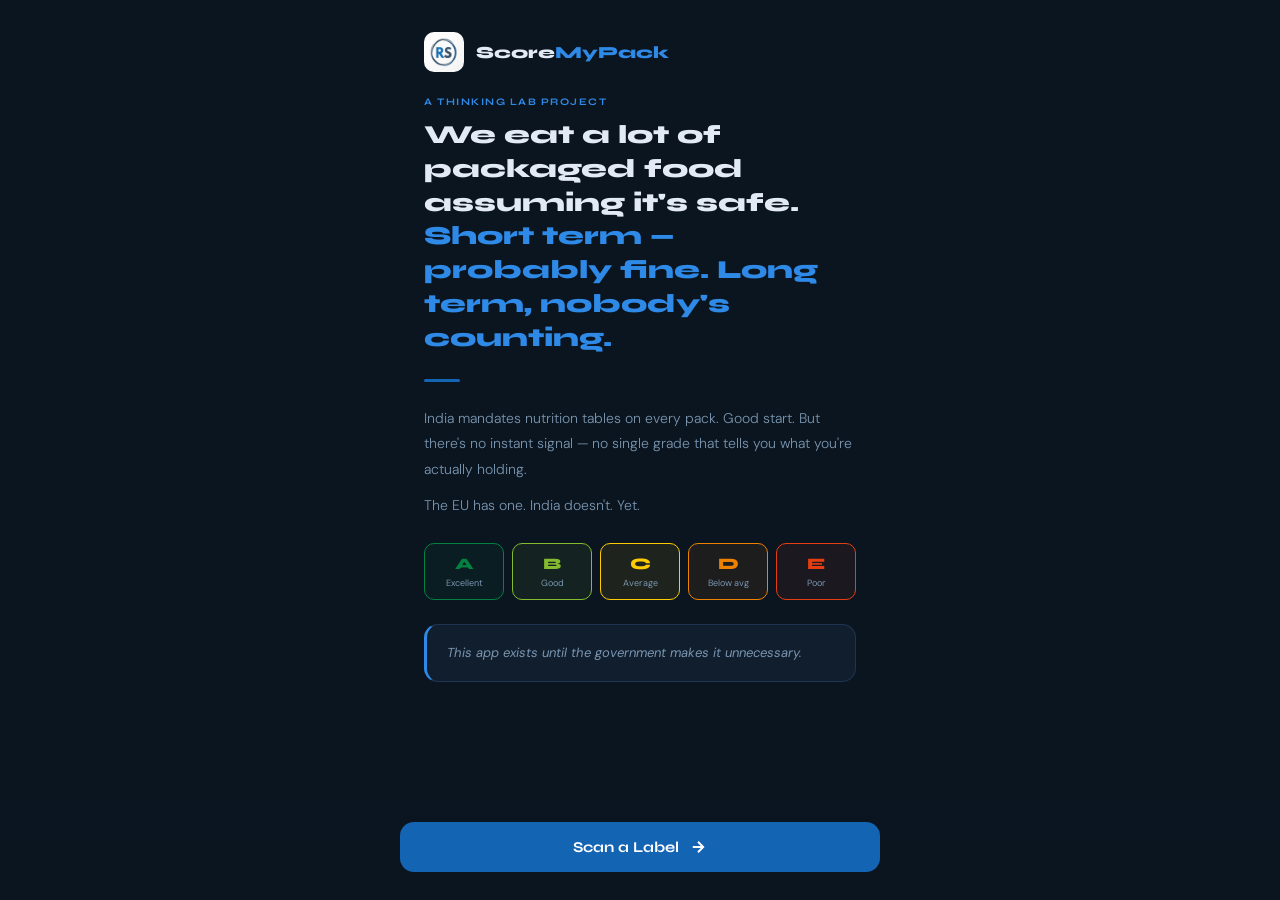
<file: scoremypack/index.html>
<!DOCTYPE html>
<html lang="en">
<head>
<meta charset="UTF-8">
<meta name="viewport" content="width=device-width, initial-scale=1.0, maximum-scale=1.0">
<meta name="theme-color" content="#0D1117">
<meta name="mobile-web-app-capable" content="yes">
<meta name="apple-mobile-web-app-capable" content="yes">
<meta name="apple-mobile-web-app-status-bar-style" content="black-translucent">
<meta name="apple-mobile-web-app-title" content="ScoreMyPack">
<link rel="manifest" href="manifest.json">
<link rel="apple-touch-icon" href="icon-192.png">
<title>ScoreMyPack</title>
<!-- PostHog Analytics -->
<script>
!function(t,e){var o,n,p,r;e.__SV||(window.posthog=e,e._i=[],e.init=function(i,s,a){function g(t,e){var o=e.split(".");2==o.length&&(t=t[o[0]],e=o[1]);t[e]=function(){t.push([e].concat(Array.prototype.slice.call(arguments,0)))}}(p=t.createElement("script")).type="text/javascript",p.crossOrigin="anonymous",p.async=!0,p.src=s.api_host+"/static/array.js",(r=t.getElementsByTagName("script")[0]).parentNode.insertBefore(p,r);var u=e;for(void 0!==a?u=e[a]=[]:a="posthog",u.people=u.people||[],u.toString=function(t){var e="posthog";return"posthog"!==a&&(e+="."+a),t||(e+=" (stub)"),e},u.people.toString=function(){return u.toString(1)+" (stub)"},o="capture identify alias people.set people.set_once set_config register register_once unregister opt_out_capturing has_opted_out_capturing opt_in_capturing reset isFeatureEnabled onFeatureFlags getFeatureFlag getFeatureFlagPayload reloadFeatureFlags group updateEarlyAccessFeatureEnrollment getEarlyAccessFeatures getActiveMatchingSurveys getSurveys onSessionId".split(" "),n=0;n<o.length;n++)g(u,o[n]);e._i.push([i,s,a])},e.__SV=1)}(document,window.posthog||[]);
posthog.init('phc_pV141cAwQHLesHjKjr21zJ5jdSgyYG2OwBk8vEjazhU', {
  api_host: 'https://us.i.posthog.com',
  autocapture: false,
  capture_pageview: true,
  persistence: 'localStorage+cookie'
});
</script>
<!-- Google Analytics -->
<script async src="https://www.googletagmanager.com/gtag/js?id=G-8GHGE13QRJ"></script>
<script>
  window.dataLayer = window.dataLayer || [];
  function gtag(){dataLayer.push(arguments);}
  gtag('js', new Date());
  gtag('config', 'G-8GHGE13QRJ');
</script>

<link rel="preconnect" href="https://fonts.googleapis.com">
<link href="https://fonts.googleapis.com/css2?family=Syne:wght@400;600;700;800&family=DM+Sans:wght@300;400;500&display=swap" rel="stylesheet">
<style>
:root{--bg:#0B1520;--surface:#111E2E;--surface2:#172438;--border:#1E3450;--text:#E2EBF5;--muted:#7A96B0;--accent:#1464B4;--accent-bright:#2E8AE6;--grade-a:#038141;--grade-b:#85BB2F;--grade-c:#FECB02;--grade-d:#EE8100;--grade-e:#E63E11}
*{margin:0;padding:0;box-sizing:border-box;-webkit-tap-highlight-color:transparent}
body{font-family:'DM Sans',sans-serif;background:var(--bg);color:var(--text);height:100vh;overflow:hidden}
body::before{content:'';position:fixed;inset:0;background:radial-gradient(ellipse 80% 50% at 20% -10%,rgba(20,100,180,.15) 0%,transparent 60%),radial-gradient(ellipse 60% 40% at 80% 110%,rgba(40,80,100,.12) 0%,transparent 60%);pointer-events:none;z-index:0}
.app{position:relative;z-index:1;max-width:480px;margin:0 auto;height:100%;overflow:hidden;display:flex;flex-direction:column}
header{padding:20px 24px 16px;display:flex;align-items:center;justify-content:space-between;border-bottom:1px solid var(--border);background:rgba(13,17,23,.8);backdrop-filter:blur(12px);position:sticky;top:0;z-index:100}
.logo-group{display:flex;align-items:center;gap:12px}
.brand{display:flex;flex-direction:column}
.brand-name{font-family:'Syne',sans-serif;font-weight:700;font-size:18px;letter-spacing:-.3px;line-height:1}
.brand-name span{color:var(--accent-bright)}
.brand-tagline{font-size:10px;color:var(--muted);letter-spacing:.5px;margin-top:2px;text-transform:uppercase}
.fssai-badge{font-size:9px;color:var(--muted);border:1px solid var(--border);padding:3px 8px;border-radius:20px;letter-spacing:.5px}
main{flex:1;display:flex;flex-direction:column}
.scanner-card{background:var(--surface);border:1px solid var(--border);border-radius:20px;overflow:hidden}
.scanner-area{aspect-ratio:4/3;background:var(--surface2);display:flex;flex-direction:column;align-items:center;justify-content:center;gap:12px;position:relative;overflow:hidden;cursor:pointer}
.scanner-area.has-image{background:#000}
#preview-img{width:100%;height:100%;object-fit:contain;display:none}
.scanner-area.has-image #preview-img{display:block}
.scanner-area.has-image .scan-placeholder{display:none}
.corner{position:absolute;width:24px;height:24px;border-color:var(--accent-bright);border-style:solid;opacity:.7}
.corner.tl{top:12px;left:12px;border-width:2px 0 0 2px;border-radius:4px 0 0 0}
.corner.tr{top:12px;right:12px;border-width:2px 2px 0 0;border-radius:0 4px 0 0}
.corner.bl{bottom:12px;left:12px;border-width:0 0 2px 2px;border-radius:0 0 0 4px}
.corner.br{bottom:12px;right:12px;border-width:0 2px 2px 0;border-radius:0 0 4px 0}
.scan-placeholder{display:flex;flex-direction:column;align-items:center;gap:10px}
.scan-icon{width:56px;height:56px;border:2px dashed var(--border);border-radius:14px;display:flex;align-items:center;justify-content:center}
.scan-icon svg{opacity:.4}
.scan-text{font-size:13px;color:var(--muted);text-align:center;line-height:1.5}
.scan-text strong{color:var(--text);display:block;font-size:15px;margin-bottom:2px}
.scan-line{position:absolute;left:0;right:0;height:2px;background:linear-gradient(90deg,transparent,var(--accent-bright),transparent);animation:scanline 2.5s ease-in-out infinite;opacity:0}
.scanner-area.has-image .scan-line{opacity:1}
@keyframes scanline{0%{top:10%;opacity:0}10%{opacity:1}90%{opacity:1}100%{top:90%;opacity:0}}
.scanner-actions{padding:14px 16px;display:flex;gap:10px;border-top:1px solid var(--border)}
.btn{flex:1;padding:12px;border-radius:12px;border:none;font-family:'DM Sans',sans-serif;font-size:13px;font-weight:500;cursor:pointer;display:flex;align-items:center;justify-content:center;gap:6px;transition:all .2s;letter-spacing:.2px}
.btn-camera{background:var(--accent);color:#fff;font-weight:600}
.btn-camera:active{transform:scale(.97);background:#0F52A0}
.btn-upload{background:var(--surface2);color:var(--text);border:1px solid var(--border)}
.btn-upload:active{transform:scale(.97)}
.btn-analyse{width:100%;padding:15px;border-radius:14px;border:none;background:linear-gradient(135deg,#1464B4,#2E8AE6);color:#fff;font-family:'Syne',sans-serif;font-weight:700;font-size:15px;cursor:pointer;letter-spacing:.3px;transition:all .2s;display:flex;align-items:center;justify-content:center;gap:8px;box-shadow:0 4px 20px rgba(20,100,180,.35)}
.btn-analyse:disabled{opacity:.3;cursor:not-allowed;box-shadow:none}
.btn-analyse:not(:disabled):active{transform:scale(.98)}
.processing-card{background:var(--surface);border:1px solid var(--border);border-radius:20px;padding:32px 24px;display:none;flex-direction:column;align-items:center;gap:16px;text-align:center}
.processing-card.active{display:flex}
.spinner{width:44px;height:44px;border:3px solid var(--border);border-top-color:var(--accent-bright);border-radius:50%;animation:spin .8s linear infinite}
@keyframes spin{to{transform:rotate(360deg)}}
.processing-text{font-family:'Syne',sans-serif;font-weight:600;font-size:15px}
.processing-sub{font-size:12px;color:var(--muted)}
.progress-bar{width:100%;height:4px;background:var(--border);border-radius:2px;overflow:hidden}
.progress-fill{height:100%;background:var(--accent-bright);border-radius:2px;width:0%;transition:width .4s ease}
/* ── Shared ── */
@keyframes slideUp{from{opacity:0;transform:translateY(20px)}to{opacity:1;transform:translateY(0)}}
@keyframes pulse{0%,100%{opacity:1;transform:scale(1)}50%{opacity:.5;transform:scale(.8)}}
#camera-input,#upload-input{display:none}
footer{padding:16px 20px;text-align:center;font-size:11px;color:var(--border);border-top:1px solid var(--border)}
.compress-notice{background:rgba(20,100,180,.08);border:1px solid rgba(20,100,180,.2);border-radius:10px;padding:10px 14px;font-size:11px;color:var(--muted);align-items:center;gap:8px;display:none}
.compress-notice.active{display:flex}
.compress-dot{width:6px;height:6px;border-radius:50%;background:var(--accent-bright);flex-shrink:0;animation:pulse 1.5s ease-in-out infinite}
.error-card{background:rgba(230,62,17,.08);border:1px solid rgba(230,62,17,.25);border-radius:16px;padding:20px;display:none;text-align:center;gap:10px;flex-direction:column;align-items:center}
.error-card.active{display:flex}
.error-title{font-family:'Syne',sans-serif;font-weight:700;font-size:15px;color:#FF6B6B}
.error-msg{font-size:13px;color:var(--muted);line-height:1.5}
.rescan-btn{width:calc(100% - 40px);margin:0 20px 20px;padding:13px;border-radius:12px;border:1px solid var(--border);background:transparent;color:var(--muted);font-family:'DM Sans',sans-serif;font-size:13px;cursor:pointer;transition:all .2s;display:none}
.rescan-btn.active{display:block}
.rescan-btn:active{background:var(--surface2)}

/* ── Review card ── */
.review-card{background:var(--surface);border:1px solid var(--border);border-radius:20px;overflow:hidden;display:none;animation:slideUp .35s ease}
.review-card.active{display:block}
.review-header{padding:18px 20px 14px;border-bottom:1px solid var(--border);display:flex;align-items:flex-start;justify-content:space-between;gap:12px}
.review-title{font-family:'Syne',sans-serif;font-weight:700;font-size:16px}
.review-sub{font-size:12px;color:var(--muted);margin-top:3px;line-height:1.4}
.ocr-conf{font-size:10px;padding:3px 8px;border-radius:10px;font-weight:600;letter-spacing:.4px;flex-shrink:0;margin-top:2px;white-space:nowrap}
.conf-hi{background:rgba(3,129,65,.15);color:#4ec97b;border:1px solid rgba(3,129,65,.3)}
.conf-md{background:rgba(254,203,2,.12);color:#c9a000;border:1px solid rgba(254,203,2,.3)}
.conf-lo{background:rgba(230,62,17,.12);color:#ff7755;border:1px solid rgba(230,62,17,.25)}
/* Portion size row */
.portion-row{display:flex;align-items:center;gap:10px;padding:12px 20px;border-bottom:1px solid var(--border);background:var(--surface2)}
.portion-label{font-size:12px;color:var(--muted);flex:1}
.portion-input{width:72px;background:var(--surface);border:1px solid var(--accent);border-radius:8px;padding:7px 10px;color:var(--text);font-family:'DM Sans',sans-serif;font-size:14px;font-weight:600;outline:none;text-align:center;-webkit-appearance:none;appearance:none}
.portion-unit{font-size:12px;color:var(--muted)}
.portion-same{font-size:10px;color:var(--muted);font-style:italic}
/* Two-column table */
.field-table{width:100%;padding:0 20px;margin-top:4px}
.field-table-head{display:grid;grid-template-columns:1fr 90px 90px;gap:4px;padding:8px 0 6px;border-bottom:1px solid var(--border);margin-bottom:2px}
.col-head{font-size:10px;color:var(--muted);text-align:center;letter-spacing:.3px}
.col-head.col-name{text-align:left;padding-left:2px}
.field-row-2col{display:grid;grid-template-columns:1fr 90px 90px;gap:4px;align-items:center;padding:5px 0;border-bottom:1px solid rgba(30,52,80,.5)}
.field-row-2col:last-child{border-bottom:none}
.field-name-cell{font-size:12px;color:var(--muted);padding-left:2px;display:flex;align-items:center;gap:5px}
.f-dot{display:inline-block;width:6px;height:6px;border-radius:50%;flex-shrink:0}
.f-ok{background:#4ec97b}.f-miss{background:#E63E11}
.field-cell{position:relative}
.field-input-2{width:100%;background:var(--surface2);border:1px solid var(--border);border-radius:8px;padding:7px 6px;color:var(--text);font-family:'DM Sans',sans-serif;font-size:13px;outline:none;text-align:center;-webkit-appearance:none;appearance:none;transition:border-color .2s}
.field-input-2:focus{border-color:var(--accent-bright)}
.field-input-2.f-missing{border-color:rgba(230,62,17,.4);background:rgba(230,62,17,.04)}
.field-input-2.f-missing:focus{border-color:var(--accent-bright);background:var(--surface2)}
.field-input-2.f-readonly{background:transparent;border-color:transparent;color:var(--muted);cursor:default;pointer-events:none;font-weight:500}
.field-unit-sm{font-size:9px;color:var(--border);display:block;text-align:center;margin-top:1px}
.field-divider{height:1px;background:var(--border);margin:4px 0}
.review-actions{padding:12px 20px 20px;display:flex;flex-direction:column;gap:10px}
.review-note{font-size:11px;color:var(--muted);text-align:center;line-height:1.5;padding:0 4px}
.btn-calc{width:100%;padding:14px;border-radius:13px;border:none;background:linear-gradient(135deg,#1464B4,#2E8AE6);color:#fff;font-family:'Syne',sans-serif;font-weight:700;font-size:15px;cursor:pointer;box-shadow:0 4px 16px rgba(20,100,180,.3);transition:all .2s;letter-spacing:.3px}
.btn-calc:active{transform:scale(.98)}
.btn-rescan-sm{width:100%;padding:11px;border-radius:12px;border:1px solid var(--border);background:transparent;color:var(--muted);font-family:'DM Sans',sans-serif;font-size:13px;cursor:pointer;transition:all .2s}
.btn-rescan-sm:active{background:var(--surface2)}

/* ── Result card ── */
.result-card{background:var(--surface);border:1px solid var(--border);border-radius:20px;overflow:hidden;display:none;animation:slideUp .4s ease}
.result-card.active{display:block}
.result-header{padding:20px 20px 16px;border-bottom:1px solid var(--border);display:flex;align-items:center;justify-content:space-between}
.product-label{font-size:11px;color:var(--muted);text-transform:uppercase;letter-spacing:.8px;margin-bottom:4px}
.product-name{font-family:'Syne',sans-serif;font-weight:700;font-size:16px}
.grade-badge{width:56px;height:56px;border-radius:14px;display:flex;align-items:center;justify-content:center;font-family:'Syne',sans-serif;font-weight:800;font-size:28px;color:#fff;flex-shrink:0}
.grade-A{background:var(--grade-a);box-shadow:0 4px 20px rgba(3,129,65,.4)}
.grade-B{background:var(--grade-b);box-shadow:0 4px 20px rgba(133,187,47,.4)}
.grade-C{background:var(--grade-c);color:#1a1a1a;box-shadow:0 4px 20px rgba(254,203,2,.4)}
.grade-D{background:var(--grade-d);box-shadow:0 4px 20px rgba(238,129,0,.4)}
.grade-E{background:var(--grade-e);box-shadow:0 4px 20px rgba(230,62,17,.4)}
.grade-bar{padding:16px 20px;display:flex;gap:6px;border-bottom:1px solid var(--border)}
.grade-pill{flex:1;padding:8px 4px;border-radius:8px;text-align:center;font-family:'Syne',sans-serif;font-weight:700;font-size:14px;opacity:.25;transition:all .3s;color:#fff}
.grade-pill.active{opacity:1;transform:scale(1.08)}
.pill-A{background:var(--grade-a)}.pill-B{background:var(--grade-b)}.pill-C{background:var(--grade-c);color:#1a1a1a}.pill-D{background:var(--grade-d)}.pill-E{background:var(--grade-e)}
/* Two-column nutrient table in result */
.nutrients-section{padding:16px 20px;border-bottom:1px solid var(--border)}
.section-title{font-size:11px;color:var(--muted);text-transform:uppercase;letter-spacing:.8px;margin-bottom:12px}
.nutrient-table-head{display:grid;grid-template-columns:100px 1fr 64px 64px;gap:6px;padding-bottom:8px;border-bottom:1px solid var(--border);margin-bottom:6px}
.nt-col-head{font-size:10px;color:var(--muted);letter-spacing:.3px}
.nt-col-head.right{text-align:right}
.nutrient-row-2{display:grid;grid-template-columns:100px 1fr 64px 64px;gap:6px;align-items:center;padding:6px 0;border-bottom:1px solid rgba(30,52,80,.4)}
.nutrient-row-2:last-child{border-bottom:none}
.nutrient-name{font-size:12px;color:var(--muted);line-height:1.3}
.nutrient-bar-wrap{height:5px;background:var(--border);border-radius:3px;overflow:hidden;align-self:center}
.nutrient-bar-fill{height:100%;border-radius:3px;transition:width .8s ease}
.fill-bad{background:linear-gradient(90deg,#B44020,#E63E11)}
.fill-good{background:linear-gradient(90deg,#2E8AE6,#1464B4)}
.nutrient-val{font-size:12px;color:var(--text);text-align:right;font-variant-numeric:tabular-nums}
.nutrient-val.muted{color:var(--muted)}
.score-section{padding:16px 20px;border-bottom:1px solid var(--border)}
.score-row{display:flex;justify-content:space-between;align-items:center;padding:6px 0}
.score-label{font-size:13px;color:var(--muted)}
.score-val{font-size:13px;font-weight:500;font-variant-numeric:tabular-nums}
.score-val.bad{color:#7AB0D0}.score-val.good{color:var(--accent-bright)}
.score-val.total{color:var(--text);font-family:'Syne',sans-serif;font-weight:700;font-size:15px}
.score-divider{height:1px;background:var(--border);margin:4px 0}
.verdict-section{padding:16px 20px}
.verdict-box{background:var(--surface2);border-radius:12px;padding:14px;font-size:13px;line-height:1.6;color:var(--text);border-left:3px solid var(--accent-bright)}
.tips{display:flex;flex-direction:column;gap:8px;margin-top:12px}
.tip{display:flex;align-items:flex-start;gap:8px;font-size:12px;color:var(--muted);line-height:1.5}
.tip-dot{width:6px;height:6px;border-radius:50%;flex-shrink:0;margin-top:5px}
.tip-green{background:var(--accent-bright)}.tip-orange{background:#B44020}

.steps-row{display:flex;align-items:flex-start;justify-content:center;gap:4px;margin-bottom:12px;padding:0 4px}
.step{flex:1;display:flex;flex-direction:column;align-items:center;gap:6px;text-align:center}
.step-icon{width:36px;height:36px;border-radius:10px;background:var(--surface);border:1px solid var(--border);display:flex;align-items:center;justify-content:center;color:var(--accent-bright)}
.step-label{font-family:'Syne',sans-serif;font-size:11px;font-weight:700;color:var(--text)}
.step-desc{font-size:9px;color:var(--muted);line-height:1.4}
.step-arrow{font-size:16px;color:var(--border);margin-top:10px;flex-shrink:0}

.viewfinder{width:110px;height:85px;position:relative;display:flex;align-items:center;justify-content:center}
.vf-corner{position:absolute;width:16px;height:16px;border-color:var(--accent-bright);border-style:solid;opacity:.9}
.vf-corner.vf-tl{top:0;left:0;border-width:2px 0 0 2px;border-radius:3px 0 0 0}
.vf-corner.vf-tr{top:0;right:0;border-width:2px 2px 0 0;border-radius:0 3px 0 0}
.vf-corner.vf-bl{bottom:0;left:0;border-width:0 0 2px 2px;border-radius:0 0 0 3px}
.vf-corner.vf-br{bottom:0;right:0;border-width:0 2px 2px 0;border-radius:0 0 3px 0}
.vf-pulse{position:absolute;inset:0;border-radius:4px;border:1px solid var(--accent-bright);opacity:0;animation:vfpulse 2.5s ease-in-out infinite}
@keyframes vfpulse{0%,100%{opacity:0;transform:scale(1)}50%{opacity:.3;transform:scale(1.06)}}

.data-notice{display:flex;align-items:flex-start;gap:8px;padding:8px 12px;background:var(--surface);border:1px solid var(--border);border-radius:10px;font-size:10px;color:var(--muted);line-height:1.6}
.data-notice svg{flex-shrink:0;margin-top:1px;opacity:.5}

.review-accuracy-note{display:flex;align-items:flex-start;gap:7px;padding:10px 16px;background:rgba(46,138,230,.07);border-bottom:1px solid var(--border);font-size:12px;color:var(--muted);line-height:1.6}
.review-accuracy-note svg{flex-shrink:0;margin-top:1px;color:var(--accent-bright);opacity:.8}

.splash-modal{position:fixed;inset:0;z-index:999;background:var(--bg);overflow-y:auto;-webkit-overflow-scrolling:touch;display:flex;flex-direction:column}
.splash-modal.hidden{display:none}
.splash-inner{max-width:480px;margin:0 auto;width:100%;padding:32px 24px 120px;display:flex;flex-direction:column;gap:24px}
.splash-logo-row{display:flex;align-items:center;gap:12px}
.splash-logo-img{width:40px;height:40px;border-radius:10px;flex-shrink:0}
.splash-brand-name{font-family:'Syne',sans-serif;font-size:17px;font-weight:800;color:var(--text)}
.splash-brand-name span{color:var(--accent-bright)}
.splash-eyebrow{font-family:'Syne',sans-serif;font-size:10px;font-weight:700;letter-spacing:.15em;text-transform:uppercase;color:var(--accent-bright)}
.splash-headline{font-family:'Syne',sans-serif;font-size:clamp(20px,5vw,26px);font-weight:800;color:var(--text);line-height:1.3}
.splash-headline em{color:var(--accent-bright);font-style:normal}
.splash-divider{width:36px;height:3px;background:var(--accent);border-radius:2px}
.splash-body{font-size:14px;font-weight:300;color:var(--muted);line-height:1.85;display:flex;flex-direction:column;gap:10px}
.splash-body p{margin:0}
.splash-grade-row{display:flex;gap:8px}
.splash-grade-chip{flex:1;display:flex;flex-direction:column;align-items:center;gap:4px;padding:10px 4px;border-radius:10px;border:1px solid var(--border)}
.splash-grade-chip .gc-letter{font-family:'Syne',sans-serif;font-size:16px;font-weight:800}
.splash-grade-chip .gc-desc{font-size:9px;color:var(--muted);text-align:center}
.splash-grade-chip.ga{border-color:var(--grade-a);background:rgba(3,129,65,.08)}.splash-grade-chip.ga .gc-letter{color:var(--grade-a)}
.splash-grade-chip.gb{border-color:var(--grade-b);background:rgba(133,187,47,.08)}.splash-grade-chip.gb .gc-letter{color:var(--grade-b)}
.splash-grade-chip.gc{border-color:var(--grade-c);background:rgba(254,203,2,.08)}.splash-grade-chip.gc .gc-letter{color:var(--grade-c)}
.splash-grade-chip.gd{border-color:var(--grade-d);background:rgba(238,129,0,.08)}.splash-grade-chip.gd .gc-letter{color:var(--grade-d)}
.splash-grade-chip.ge{border-color:var(--grade-e);background:rgba(230,62,17,.08)}.splash-grade-chip.ge .gc-letter{color:var(--grade-e)}
.splash-closing{padding:16px 20px;background:var(--surface);border:1px solid var(--border);border-radius:14px;border-left:3px solid var(--accent-bright);font-size:13px;color:var(--muted);line-height:1.8;font-style:italic}
.splash-cta-fixed{position:fixed;bottom:0;left:0;right:0;padding:16px 24px 28px;background:linear-gradient(to top,var(--bg) 70%,transparent);z-index:1000}
.splash-cta-inner{max-width:480px;margin:0 auto}
.splash-btn{width:100%;padding:16px;background:var(--accent);color:#fff;border:none;border-radius:14px;font-family:'Syne',sans-serif;font-size:15px;font-weight:700;cursor:pointer;display:flex;align-items:center;justify-content:center;gap:10px;transition:background .2s}
.splash-btn:hover{background:var(--accent-bright)}

/* ── Fitment: scanner screen fills viewport ── */
html,body{height:100%;overflow:hidden}
body{min-height:unset!important}
.app{height:100%;min-height:unset!important;overflow:hidden}
header{flex-shrink:0;padding:10px 20px!important}
main{flex:1;padding:10px 16px;gap:8px;overflow:hidden;position:relative}
.scanner-card{display:flex;flex-direction:column;flex:1;min-height:0}
.scanner-area{aspect-ratio:unset!important;flex:1;min-height:0}
.scanner-actions{flex-shrink:0}
.steps-row{margin-bottom:6px}
.btn-analyse{padding:11px;font-size:14px}
.data-notice{padding:7px 12px;font-size:10px}
.compress-notice{padding:6px 12px;font-size:10px}
/* Review + Result scroll freely */
.review-card{position:fixed!important;inset:0!important;z-index:400;border-radius:0!important;overflow-y:auto!important;display:none}
.review-card.active{display:block}
.result-card{position:fixed!important;inset:0!important;z-index:400;border-radius:0!important;overflow-y:auto!important;display:none}
.result-card.active{display:block}
/* Processing + Error centre vertically */
.processing-card{flex:1;justify-content:center}
.error-card{flex:1;justify-content:center}

.download-row{padding:0 20px 12px;display:flex;gap:10px}
.download-btn{flex:1;padding:12px;border-radius:12px;border:1px solid var(--border);font-family:'DM Sans',sans-serif;font-size:13px;font-weight:600;cursor:pointer;display:flex;align-items:center;justify-content:center;gap:7px;transition:all .2s;background:var(--surface2);color:var(--text)}
.download-btn:hover{background:var(--accent);color:#fff;border-color:var(--accent)}


/* ── Crop Tool ── */
.crop-modal{display:none;position:fixed;inset:0;z-index:500;background:var(--bg);flex-direction:column}
.crop-modal.active{display:flex}
.crop-header{padding:14px 20px 10px;border-bottom:1px solid var(--border);flex-shrink:0}
.crop-title{font-family:'Syne',sans-serif;font-size:15px;font-weight:700;color:var(--text)}
.crop-hint{font-size:11px;color:var(--muted);margin-top:2px}
.crop-canvas-wrap{position:relative;flex:1;background:#000;overflow:hidden}
.crop-canvas-wrap img{position:absolute;top:0;left:0;width:100%;height:100%;object-fit:contain;user-select:none;-webkit-user-drag:none}
#crop-canvas{display:none}
.crop-overlay{position:absolute;top:0;left:0;pointer-events:none}
.crop-box{position:absolute;border:2px solid var(--accent-bright);box-shadow:0 0 0 9999px rgba(0,0,0,.6);pointer-events:all;cursor:move;touch-action:none}
.crop-handle{position:absolute;width:24px;height:24px;background:var(--accent-bright);border-radius:4px;touch-action:none}
.crop-handle-tl{top:-6px;left:-6px;cursor:nw-resize}
.crop-handle-tr{top:-6px;right:-6px;cursor:ne-resize}
.crop-handle-bl{bottom:-6px;left:-6px;cursor:sw-resize}
.crop-handle-br{bottom:-6px;right:-6px;cursor:se-resize}
.crop-guideline{position:absolute;background:rgba(255,255,255,.2);pointer-events:none}
.crop-gl-h1,.crop-gl-h2{left:0;right:0;height:1px}
.crop-gl-h1{top:33.33%}.crop-gl-h2{top:66.66%}
.crop-gl-v1,.crop-gl-v2{top:0;bottom:0;width:1px}
.crop-gl-v1{left:33.33%}.crop-gl-v2{left:66.66%}
.crop-actions{display:flex;gap:10px;padding:12px 16px;border-top:1px solid var(--border);flex-shrink:0}
.crop-btn{flex:1;padding:12px;border-radius:12px;border:none;font-family:'DM Sans',sans-serif;font-size:13px;font-weight:500;cursor:pointer;display:flex;align-items:center;justify-content:center;gap:6px;transition:all .2s}
.crop-btn-skip{background:var(--surface2);color:var(--muted)}
.crop-btn-confirm{background:var(--accent);color:#fff}

.low-quality-warning{display:flex;align-items:flex-start;gap:7px;padding:10px 16px;background:rgba(238,129,0,.08);border-bottom:1px solid rgba(238,129,0,.2);font-size:12px;color:#EE8100;line-height:1.6}
.low-quality-warning svg{flex-shrink:0;margin-top:1px;color:#EE8100}
</style>
</head>
<body>
  <div class="splash-modal" id="splash-modal">
    <div class="splash-inner">
      <div class="splash-logo-row">
        <img src="icon-192.png" class="splash-logo-img" alt="ScoreMyPack">
        <div class="splash-brand-name">Score<span>MyPack</span></div>
      </div>
      <div>
        <div class="splash-eyebrow" style="margin-bottom:10px">A Thinking Lab Project</div>
        <h1 class="splash-headline">We eat a lot of packaged food assuming it's safe.<br><em>Short term — probably fine. Long term, nobody's counting.</em></h1>
      </div>
      <div class="splash-divider"></div>
      <div class="splash-body">
        <p>India mandates nutrition tables on every pack. Good start. But there's no instant signal — no single grade that tells you what you're actually holding.</p>
        <p>The EU has one. India doesn't. Yet.</p>
      </div>
      <div class="splash-grade-row">
        <div class="splash-grade-chip ga"><span class="gc-letter">A</span><span class="gc-desc">Excellent</span></div>
        <div class="splash-grade-chip gb"><span class="gc-letter">B</span><span class="gc-desc">Good</span></div>
        <div class="splash-grade-chip gc"><span class="gc-letter">C</span><span class="gc-desc">Average</span></div>
        <div class="splash-grade-chip gd"><span class="gc-letter">D</span><span class="gc-desc">Below avg</span></div>
        <div class="splash-grade-chip ge"><span class="gc-letter">E</span><span class="gc-desc">Poor</span></div>
      </div>
      <div class="splash-closing">This app exists until the government makes it unnecessary.</div>
    </div>
    <div class="splash-cta-fixed">
      <div class="splash-cta-inner">
        <button class="splash-btn" onclick="enterApp()">
          Scan a Label
          <svg width="18" height="18" viewBox="0 0 24 24" fill="none" stroke="currentColor" stroke-width="2.5"><path d="M5 12h14M12 5l7 7-7 7"/></svg>
        </button>
      </div>
    </div>
  </div>
<div class="app">
  <header>
    <div class="logo-group">
      <img src="icon-192.png" width="44" height="44" style="border-radius:12px;">
      <div class="brand">
        <div class="brand-name">Score<span>MyPack</span></div>
        <div class="brand-tagline">Nutrition Intelligence</div>
      </div>
    </div>
    <div class="fssai-badge">India 🇮🇳</div>
  </header>
  <main>
    <div class="steps-row">
      <div class="step">
        <div class="step-icon"><svg width="18" height="18" viewBox="0 0 24 24" fill="none" stroke="currentColor" stroke-width="2"><path d="M23 19a2 2 0 0 1-2 2H3a2 2 0 0 1-2-2V8a2 2 0 0 1 2-2h4l2-3h6l2 3h4a2 2 0 0 1 2 2z"/><circle cx="12" cy="13" r="4"/></svg></div>
        <div class="step-label">Photograph</div>
        <div class="step-desc">Capture nutrition table</div>
      </div>
      <div class="step-arrow">›</div>
      <div class="step">
        <div class="step-icon"><svg width="18" height="18" viewBox="0 0 24 24" fill="none" stroke="currentColor" stroke-width="2"><path d="M11 4H4a2 2 0 0 0-2 2v14a2 2 0 0 0 2 2h14a2 2 0 0 0 2-2v-7"/><path d="M18.5 2.5a2.121 2.121 0 0 1 3 3L12 15l-4 1 1-4 9.5-9.5z"/></svg></div>
        <div class="step-label">Review</div>
        <div class="step-desc">Verify extracted values</div>
      </div>
      <div class="step-arrow">›</div>
      <div class="step">
        <div class="step-icon"><svg width="18" height="18" viewBox="0 0 24 24" fill="none" stroke="currentColor" stroke-width="2"><path d="M22 11.08V12a10 10 0 1 1-5.93-9.14"/><polyline points="22 4 12 14.01 9 11.01"/></svg></div>
        <div class="step-label">Get Grade</div>
        <div class="step-desc">Nutri-Score A to E</div>
      </div>
    </div>
    <div class="scanner-card" id="scanner-card">
      <div class="scanner-area" id="scanner-area" onclick="document.getElementById('upload-input').click()">
        <div class="corner tl"></div><div class="corner tr"></div>
        <div class="corner bl"></div><div class="corner br"></div>
        <div class="scan-line"></div>
        <img id="preview-img" alt="preview">
        <div class="scan-placeholder">
          <div class="viewfinder">
            <div class="vf-corner vf-tl"></div><div class="vf-corner vf-tr"></div>
            <div class="vf-corner vf-bl"></div><div class="vf-corner vf-br"></div>
            <div class="vf-pulse"></div>
            <svg width="28" height="28" viewBox="0 0 24 24" fill="none" stroke="rgba(255,255,255,0.4)" stroke-width="1.5"><path d="M23 19a2 2 0 0 1-2 2H3a2 2 0 0 1-2-2V8a2 2 0 0 1 2-2h4l2-3h6l2 3h4a2 2 0 0 1 2 2z"/><circle cx="12" cy="13" r="4"/></svg>
          </div>
          <div class="scan-text"><strong>Tap to photograph nutrition label</strong>Point camera at the nutrition table</div>
        </div>
      </div>
      <div class="scanner-actions">
        <button class="btn btn-camera" onclick="openCamera()">
          <svg width="16" height="16" viewBox="0 0 24 24" fill="none" stroke="currentColor" stroke-width="2"><path d="M23 19a2 2 0 0 1-2 2H3a2 2 0 0 1-2-2V8a2 2 0 0 1 2-2h4l2-3h6l2 3h4a2 2 0 0 1 2 2z"/><circle cx="12" cy="13" r="4"/></svg>Camera
        </button>
        <button class="btn btn-upload" onclick="document.getElementById('upload-input').click()">
          <svg width="16" height="16" viewBox="0 0 24 24" fill="none" stroke="currentColor" stroke-width="2"><path d="M21 15v4a2 2 0 0 1-2 2H5a2 2 0 0 1-2-2v-4"/><polyline points="17 8 12 3 7 8"/><line x1="12" y1="3" x2="12" y2="15"/></svg>Gallery
        </button>
      </div>
    </div>

    <div class="compress-notice" id="compress-notice">
      <div class="compress-dot"></div><span>Large image — optimising…</span>
    </div>

    <button class="btn-analyse" id="analyse-btn" disabled onclick="analyseImage()">
      <svg width="18" height="18" viewBox="0 0 24 24" fill="none" stroke="currentColor" stroke-width="2.5"><circle cx="11" cy="11" r="8"/><path d="m21 21-4.35-4.35"/></svg>
      Analyse Nutrition Label
    </button>

    <div class="data-notice">
      <svg width="12" height="12" viewBox="0 0 24 24" fill="none" stroke="currentColor" stroke-width="2"><circle cx="12" cy="12" r="10"/><line x1="12" y1="8" x2="12" y2="12"/><line x1="12" y1="16" x2="12.01" y2="16"/></svg>
      <span>Images you capture are retained to improve ScoreMyPack. Analytics via PostHog. No personal data collected.</span>
    </div>
    <div class="processing-card" id="processing-card">
      <div class="spinner"></div>
      <div class="processing-text" id="proc-text">Loading OCR…</div>
      <div class="processing-sub" id="proc-sub">First use downloads ~3MB</div>
      <div class="progress-bar"><div class="progress-fill" id="prog-fill"></div></div>
    </div>

    <div class="review-card" id="review-card">
      <div class="review-header">
        <div>
          <div class="review-title">Review Values</div>
          <div class="review-sub"><span style="color:#E63E11">Red</span> = not found — enter from your pack. Edit either column.</div>
        </div>
        <div class="ocr-conf" id="ocr-conf">–</div>
      </div>
      <div class="review-accuracy-note">
        <svg width="13" height="13" viewBox="0 0 24 24" fill="none" stroke="currentColor" stroke-width="2"><circle cx="12" cy="12" r="10"/><line x1="12" y1="8" x2="12" y2="12"/><line x1="12" y1="16" x2="12.01" y2="16"/></svg>
        These values were read from your image. Give them a quick check before scoring.
      </div>
      <div class="low-quality-warning" id="low-quality-warning" style="display:none">
        <svg width="14" height="14" viewBox="0 0 24 24" fill="none" stroke="currentColor" stroke-width="2"><path d="M10.29 3.86L1.82 18a2 2 0 0 0 1.71 3h16.94a2 2 0 0 0 1.71-3L13.71 3.86a2 2 0 0 0-3.42 0z"/><line x1="12" y1="9" x2="12" y2="13"/><line x1="12" y1="17" x2="12.01" y2="17"/></svg>
        <span>Low confidence read. For better results: lay the pack flat, shoot straight down, fill the frame with just the nutrition table.</span>
      </div>
      <!-- Editable portion size -->
      <div class="portion-row">
        <span class="portion-label">Portion size on pack</span>
        <input class="portion-input" type="number" id="portion-size" min="1" max="500" step="1" inputmode="decimal" onchange="onPortionChange()">
        <span class="portion-unit">g</span>
        <span class="portion-same" id="portion-same-note"></span>
      </div>
      <!-- Two-column field table -->
      <div class="field-table">
        <div class="field-table-head">
          <div class="col-head col-name">Nutrient</div>
          <div class="col-head" id="col-head-serving">Per serving</div>
          <div class="col-head">Per 100g <span style="font-size:9px;opacity:.6">(auto)</span></div>
        </div>
        <div id="review-fields"></div>
      </div>
      <div class="review-actions">
        <div class="review-note" id="review-note"></div>
        <button class="btn-calc" onclick="calculateFromForm()">
          <svg width="16" height="16" viewBox="0 0 24 24" fill="none" stroke="currentColor" stroke-width="2.5" style="display:inline;vertical-align:middle;margin-right:6px"><polyline points="22 12 18 12 15 21 9 3 6 12 2 12"/></svg>
          Calculate Nutri-Score
        </button>
        <button class="btn-rescan-sm" onclick="resetApp()">↩ Scan a Different Label</button>
      </div>
    </div>

    <div class="error-card" id="error-card">
      <div class="error-title">Couldn't Read Label</div>
      <div class="error-msg" id="error-msg">Please try with a clearer, well-lit photo.</div>
      <button class="btn btn-upload" style="flex:none;padding:10px 20px" onclick="resetApp()">Try Again</button>
    </div>

    <div class="result-card" id="result-card">
      <div class="result-header">
        <div>
          <div class="product-label">Nutri-Score Result</div>
          <div class="product-name" id="result-name">Analysed Product</div>
        </div>
        <div class="grade-badge" id="grade-badge">–</div>
      </div>
      <div class="grade-bar">
        <div class="grade-pill pill-A" id="pill-A">A</div><div class="grade-pill pill-B" id="pill-B">B</div>
        <div class="grade-pill pill-C" id="pill-C">C</div><div class="grade-pill pill-D" id="pill-D">D</div>
        <div class="grade-pill pill-E" id="pill-E">E</div>
      </div>
      <div class="nutrients-section">
        <div class="section-title" id="result-section-title">Nutritional Values</div>
        <div id="nutrient-grid"></div>
      </div>
      <div class="score-section">
        <div class="section-title">Score Breakdown</div>
        <div class="score-row"><span class="score-label">Negative points (energy, fat, sugar, sodium)</span><span class="score-val bad" id="bad-pts">–</span></div>
        <div class="score-row"><span class="score-label">Positive points (protein, fibre, fruits/veg)</span><span class="score-val good" id="good-pts">–</span></div>
        <div class="score-divider"></div>
        <div class="score-row"><span class="score-label" style="font-weight:500;color:var(--text)">Final Score</span><span class="score-val total" id="final-score">–</span></div>
      </div>
      <div class="verdict-section">
        <div class="section-title">Verdict</div>
        <div class="verdict-box" id="verdict-box"></div>
        <div class="tips" id="tips-list"></div>
      </div>
      <div class="download-row">
        <button class="download-btn" onclick="downloadPNG()">
          <svg width="15" height="15" viewBox="0 0 24 24" fill="none" stroke="currentColor" stroke-width="2"><path d="M21 15v4a2 2 0 0 1-2 2H5a2 2 0 0 1-2-2v-4"/><polyline points="7 10 12 15 17 10"/><line x1="12" y1="15" x2="12" y2="3"/></svg>
          Save as Image
        </button>
      </div>
      <button class="rescan-btn" onclick="resetApp()" style="margin:0 20px 24px;display:block;">↩ Scan Another Product</button>
    </div>
  </main>
  <footer>ScoreMyPack • Nutri-Score v2 • Tesseract OCR • Thinking Lab</footer>
</div>
<input type="file" id="camera-input" accept="image/*" capture="environment" onchange="handleImage(this)">
<input type="file" id="upload-input" accept="image/*" onchange="handleImage(this)">
<script>
// ═══════════════════════════════════════════════════════════════════
//  TESSERACT LOADER
// ═══════════════════════════════════════════════════════════════════
let _tReady=null;
function loadTesseract(){
  if(_tReady) return _tReady;
  const cdns=[
    'https://cdn.jsdelivr.net/npm/tesseract.js@5.1.0/dist/tesseract.min.js',
    'https://unpkg.com/tesseract.js@5.1.0/dist/tesseract.min.js'
  ];
  _tReady=(async()=>{
    for(const url of cdns){
      if(typeof Tesseract!=='undefined') return;
      try{
        await new Promise((res,rej)=>{
          const s=document.createElement('script');
          s.src=url; s.onload=res; s.onerror=rej;
          document.head.appendChild(s);
          setTimeout(()=>rej(new Error('timeout')),25000);
        });
        if(typeof Tesseract!=='undefined') return;
      }catch(e){console.warn('CDN failed:',url,e);}
    }
    throw new Error('Could not load OCR engine — check internet');
  })();
  return _tReady;
}

// ═══════════════════════════════════════════════════════════════════
//  IMAGE HANDLING
// ═══════════════════════════════════════════════════════════════════
let imgDataUrl=null;
function openCamera(){document.getElementById('camera-input').click();}
async function handleImage(input){
  const file=input.files[0];if(!file)return;
  ph('image_uploaded',{file_size_kb:Math.round(file.size/1024)});
  const notice=document.getElementById('compress-notice');
  if(file.size>3*1024*1024)notice.classList.add('active');
  try{
    const r=await compressImage(file,2400);
    imgDataUrl=r.dataUrl;
    document.getElementById('preview-img').src=r.dataUrl;
    document.getElementById('scanner-area').classList.add('has-image');
    document.getElementById('analyse-btn').disabled=false;
    notice.classList.remove('active');
    if(file.size>3*1024*1024){notice.querySelector('span').textContent=`✓ Optimised ${(file.size/1024/1024).toFixed(1)}MB → ${(r.size/1024).toFixed(0)}KB`;notice.classList.add('active');setTimeout(()=>notice.classList.remove('active'),3000);}
    showCropTool(r.dataUrl);
  }catch(e){console.error(e);}
  input.value='';
}
function compressImage(file,maxDim){
  return new Promise((resolve,reject)=>{
    const reader=new FileReader();
    reader.onload=e=>{
      const img=new Image();
      img.onload=()=>{
        let{width:w,height:h}=img;const sc=Math.min(1,maxDim/Math.max(w,h));w=Math.round(w*sc);h=Math.round(h*sc);
        const canvas=document.createElement('canvas');canvas.width=w;canvas.height=h;
        const ctx=canvas.getContext('2d');ctx.drawImage(img,0,0,w,h);
        const dataUrl=canvas.toDataURL('image/jpeg',.92);
        resolve({dataUrl,size:Math.round(dataUrl.length*.75)});
      };img.onerror=reject;img.src=e.target.result;
    };reader.onerror=reject;reader.readAsDataURL(file);
  });
}

// ═══════════════════════════════════════════════════════════════════
//  IMAGE PREPROCESSING  v2
//  Pipeline: upscale → greyscale → label detection → crop →
//            adaptive threshold → unsharp mask
//  Then: multi-pass OCR → best result selection → non-Latin filter
// ═══════════════════════════════════════════════════════════════════

// ── Greyscale conversion ─────────────────────────────────────────
function toGrey(data,w,h){
  const g=new Float32Array(w*h);
  for(let i=0;i<w*h;i++)g[i]=0.299*data[i*4]+0.587*data[i*4+1]+0.114*data[i*4+2];
  return g;
}

// ── Integral image (for O(1) local mean/variance) ────────────────
function buildIntegral(grey,w,h){
  const S=new Float64Array(w*h),S2=new Float64Array(w*h);
  for(let y=0;y<h;y++)for(let x=0;x<w;x++){
    const i=y*w+x,v=grey[i];
    S[i]=v+(x>0?S[i-1]:0)+(y>0?S[i-w]:0)-(x>0&&y>0?S[i-w-1]:0);
    S2[i]=v*v+(x>0?S2[i-1]:0)+(y>0?S2[i-w]:0)-(x>0&&y>0?S2[i-w-1]:0);
  }
  return{S,S2};
}
function rsum(S,w,x0,y0,x1,y1){
  let s=S[y1*w+x1];
  if(x0>0)s-=S[y1*w+x0-1];
  if(y0>0)s-=S[(y0-1)*w+x1];
  if(x0>0&&y0>0)s+=S[(y0-1)*w+x0-1];
  return s;
}

// ── Sauvola adaptive thresholding ────────────────────────────────
// Handles uneven lighting, glare, shadows independently per region
function sauvolaThreshold(grey,w,h,radius=18,k=0.2){
  const{S,S2}=buildIntegral(grey,w,h);
  const out=new Uint8ClampedArray(w*h*4);
  for(let y=0;y<h;y++)for(let x=0;x<w;x++){
    const x0=Math.max(0,x-radius),y0=Math.max(0,y-radius);
    const x1=Math.min(w-1,x+radius),y1=Math.min(h-1,y+radius);
    const n=(x1-x0+1)*(y1-y0+1);
    const mean=rsum(S,w,x0,y0,x1,y1)/n;
    const meanSq=rsum(S2,w,x0,y0,x1,y1)/n;
    const std=Math.sqrt(Math.max(0,meanSq-mean*mean));
    const t=mean*(1-k*(1-std/128));
    const val=grey[y*w+x]>t?255:0;
    const i=(y*w+x)*4;out[i]=out[i+1]=out[i+2]=val;out[i+3]=255;
  }
  return out;
}

// ── Unsharp mask (sharpen before thresholding) ───────────────────
function unsharpMask(grey,w,h,strength=0.6){
  // 3x3 Gaussian blur then subtract
  const blurred=new Float32Array(w*h);
  const kernel=[1,2,1,2,4,2,1,2,1];const ksum=16;
  for(let y=0;y<h;y++)for(let x=0;x<w;x++){
    let s=0,ki=0;
    for(let dy=-1;dy<=1;dy++)for(let dx=-1;dx<=1;dx++){
      const ny=Math.max(0,Math.min(h-1,y+dy)),nx=Math.max(0,Math.min(w-1,x+dx));
      s+=grey[ny*w+nx]*kernel[ki++];
    }
    blurred[y*w+x]=s/ksum;
  }
  const out=new Float32Array(w*h);
  for(let i=0;i<w*h;i++)out[i]=Math.min(255,Math.max(0,grey[i]*(1+strength)-blurred[i]*strength));
  return out;
}

// ── Sobel edge detection (for label region finding) ──────────────
function sobelEdge(grey,w,h){
  const out=new Float32Array(w*h);
  for(let y=1;y<h-1;y++)for(let x=1;x<w-1;x++){
    const gx=(-grey[(y-1)*w+x-1]-2*grey[y*w+x-1]-grey[(y+1)*w+x-1]
               +grey[(y-1)*w+x+1]+2*grey[y*w+x+1]+grey[(y+1)*w+x+1]);
    const gy=(-grey[(y-1)*w+x-1]-2*grey[(y-1)*w+x]-grey[(y-1)*w+x+1]
               +grey[(y+1)*w+x-1]+2*grey[(y+1)*w+x]+grey[(y+1)*w+x+1]);
    out[y*w+x]=Math.min(255,Math.sqrt(gx*gx+gy*gy));
  }
  return out;
}

// ── Label region detection ───────────────────────────────────────
// Finds the nutrition table by locating the densest rectangular
// region of edges in the image. Silently falls back to full image.
function detectLabelRegion(grey,w,h){
  const edges=sobelEdge(grey,w,h);
  const TILE=Math.round(Math.min(w,h)/30); // ~30 tiles across short side
  const tilesX=Math.floor(w/TILE),tilesY=Math.floor(h/TILE);
  if(tilesX<4||tilesY<4)return null; // image too small to tile
  // Score each tile by edge density
  const scores=[];
  for(let ty=0;ty<tilesY;ty++)for(let tx=0;tx<tilesX;tx++){
    let sum=0,cnt=0;
    for(let y=ty*TILE;y<Math.min((ty+1)*TILE,h);y++)
      for(let x=tx*TILE;x<Math.min((tx+1)*TILE,w);x++){sum+=edges[y*w+x];cnt++;}
    scores.push({tx,ty,score:sum/cnt});
  }
  // Threshold: tiles above 60th percentile score are "text-like"
  const sorted=[...scores].sort((a,b)=>b.score-a.score);
  const threshold=sorted[Math.floor(sorted.length*0.3)].score; // top 30%
  const high=scores.filter(t=>t.score>=threshold&&t.score>8);
  if(high.length<6)return null; // not enough high-density tiles
  // Bounding box of high-density tiles
  const minTx=Math.min(...high.map(t=>t.tx)),maxTx=Math.max(...high.map(t=>t.tx));
  const minTy=Math.min(...high.map(t=>t.ty)),maxTy=Math.max(...high.map(t=>t.ty));
  // Reject if region is too large (>85% of image) — probably full image noise
  const regionW=(maxTx-minTx+1)/tilesX,regionH=(maxTy-minTy+1)/tilesY;
  if(regionW>0.85&&regionH>0.85)return null;
  // Reject if region is too small (<10% of image)
  if(regionW<0.1||regionH<0.1)return null;
  const PAD=2; // tile padding around detected region
  return{
    x:Math.max(0,(minTx-PAD)*TILE),
    y:Math.max(0,(minTy-PAD)*TILE),
    w:Math.min(w,(maxTx-minTx+1+PAD*2)*TILE),
    h:Math.min(h,(maxTy-minTy+1+PAD*2)*TILE)
  };
}

// ── Non-Latin line filter (post-OCR) ─────────────────────────────
// Strips lines where >40% of letters are non-Latin (Arabic, Hindi etc.)
// Prevents foreign script from confusing the parser
const NUTRIENT_KW=/energy|calories?|protein|fat|carbohydrate|sugar|fibre|fiber|sodium|salt|saturate/i;
function filterNonLatin(text){
  return text.split('\n').filter(line=>{
    if(NUTRIENT_KW.test(line))return true; // always keep nutrient lines
    const letters=(line.match(/\p{L}/gu)||[]);
    if(!letters.length)return true;
    const nonLatin=letters.filter(c=>!/[a-zA-Z]/.test(c)).length;
    return nonLatin/letters.length<0.4;
  }).join('\n');
}

// ── Score OCR result (for multi-pass selection) ──────────────────
function scoreOcrText(text){
  if(!text||!text.trim())return 0;
  const lines=text.split('\n').filter(l=>l.trim());
  const kwLines=lines.filter(l=>NUTRIENT_KW.test(l)).length;
  const numLines=lines.filter(l=>/\d/.test(l)).length;
  return kwLines*3+numLines; // weight keyword lines higher
}

// ── Main preprocessing pipeline ─────────────────────────────────
// Returns array of {dataUrl, label} preprocessed versions for multi-pass OCR

function isDarkBackground(grey,w,h){
  let dark=0,total=0;
  const x0=Math.floor(w*.25),x1=Math.floor(w*.75),y0=Math.floor(h*.25),y1=Math.floor(h*.75);
  for(let y=y0;y<y1;y+=4)for(let x=x0;x<x1;x+=4){if(grey[y*w+x]<100)dark++;total++;}
  return total>0&&(dark/total)>0.5;
}
function invertGrey(grey){
  const out=new Float32Array(grey.length);
  for(let i=0;i<grey.length;i++)out[i]=255-grey[i];
  return out;
}
function buildPreprocessedVersions(imgData,w,h){
  const grey=toGrey(imgData,w,h);
  const dark=isDarkBackground(grey,w,h);
  const workGrey=dark?invertGrey(grey):grey;
  const versions=[];

  // ── v1: raw greyscale, no thresholding — Tesseract.js handles this best ──
  try{
    const cv=document.createElement('canvas');cv.width=w;cv.height=h;
    const ctx=cv.getContext('2d');
    const id=ctx.createImageData(w,h);
    for(let i=0;i<w*h;i++){
      const v=Math.round(workGrey[i]);
      id.data[i*4]=id.data[i*4+1]=id.data[i*4+2]=v;id.data[i*4+3]=255;
    }
    ctx.putImageData(id,0,0);
    versions.push({dataUrl:cv.toDataURL('image/jpeg',0.92),label:'raw+grey',psm:'6'});
  }catch(e){console.warn('v1 failed:',e);}

  // ── v2: contrast stretch + raw (no threshold) ──
  try{
    let mn=255,mx=0;
    for(const v of workGrey){if(v<mn)mn=v;if(v>mx)mx=v;}
    const range=mx-mn||1;
    const stretched=new Float32Array(workGrey.length);
    for(let i=0;i<workGrey.length;i++) stretched[i]=(workGrey[i]-mn)/range*255;
    const cv=document.createElement('canvas');cv.width=w;cv.height=h;
    const ctx=cv.getContext('2d');
    const id=ctx.createImageData(w,h);
    for(let i=0;i<w*h;i++){
      const v=Math.round(stretched[i]);
      id.data[i*4]=id.data[i*4+1]=id.data[i*4+2]=v;id.data[i*4+3]=255;
    }
    ctx.putImageData(id,0,0);
    versions.push({dataUrl:cv.toDataURL('image/jpeg',0.92),label:'contrast+raw',psm:'6'});
  }catch(e){console.warn('v2 failed:',e);}

  // ── v3: table crop raw (centre 25-72% height, 0-78% width) ──
  try{
    const tx0=0,ty0=Math.floor(h*0.25),tx1=Math.floor(w*0.78),ty1=Math.floor(h*0.72);
    const cw=tx1-tx0,ch=ty1-ty0;
    if(cw>100&&ch>100){
      // Contrast stretch the crop
      let mn=255,mx=0;
      for(let y=0;y<ch;y++)for(let x=0;x<cw;x++){
        const v=workGrey[(ty0+y)*w+(tx0+x)];
        if(v<mn)mn=v;if(v>mx)mx=v;
      }
      const range=mx-mn||1;
      const cv=document.createElement('canvas');cv.width=cw;cv.height=ch;
      const ctx=cv.getContext('2d');
      const id=ctx.createImageData(cw,ch);
      for(let y=0;y<ch;y++)for(let x=0;x<cw;x++){
        const v=Math.round((workGrey[(ty0+y)*w+(tx0+x)]-mn)/range*255);
        const i=(y*cw+x)*4;
        id.data[i]=id.data[i+1]=id.data[i+2]=v;id.data[i+3]=255;
      }
      ctx.putImageData(id,0,0);
      versions.push({dataUrl:cv.toDataURL('image/jpeg',0.92),label:'table+raw',psm:'6'});
    }
  }catch(e){console.warn('v3 failed:',e);}

  // ── v4: Sauvola threshold (original approach, as fallback) ──
  try{
    const sharpened=unsharpMask(workGrey,w,h);
    const thresholded=sauvolaThreshold(sharpened,w,h);
    const cv=document.createElement('canvas');cv.width=w;cv.height=h;
    const ctx=cv.getContext('2d');
    const id=ctx.createImageData(w,h);id.data.set(thresholded);
    ctx.putImageData(id,0,0);
    versions.push({dataUrl:cv.toDataURL('image/png'),label:'full+sauvola',psm:'6'});
  }catch(e){console.warn('v4 failed:',e);}

  return versions;
}

// ── Load image → run preprocessing pipeline ──────────────────────
function prepareImage(dataUrl){
  return new Promise(resolve=>{
    const img=new Image();
    img.onload=()=>{
      let w=img.naturalWidth,h=img.naturalHeight;
      // Ensure longest side >= 1600px
      const MIN=1600;
      if(Math.max(w,h)<MIN){const sc=MIN/Math.max(w,h);w=Math.round(w*sc);h=Math.round(h*sc);}
      // Ensure shortest side >= 1000px (fixes narrow portrait images)
      const MIN_SHORT=1000;
      if(Math.min(w,h)<MIN_SHORT){const sc=MIN_SHORT/Math.min(w,h);w=Math.round(w*sc);h=Math.round(h*sc);}
      const MAX=3500;
      if(Math.max(w,h)>MAX){const sc=MAX/Math.max(w,h);w=Math.round(w*sc);h=Math.round(h*sc);}
      const canvas=document.createElement('canvas');canvas.width=w;canvas.height=h;
      const ctx=canvas.getContext('2d');ctx.drawImage(img,0,0,w,h);
      const imgData=ctx.getImageData(0,0,w,h).data;
      resolve(buildPreprocessedVersions(imgData,w,h));
    };
    img.src=dataUrl;
  });
}

// ── Multi-pass OCR: run all versions, pick best result ───────────
async function runOcr(dataUrl){
  const versions=await prepareImage(dataUrl);
  setProgress(18,'Preprocessing image…',versions.length+' versions prepared');

  // v5 API — simpler, uses tessdata_fast (~4MB total vs 13MB for v4)
  setProgress(22,'Downloading OCR data…','First use only, ~4MB');
  const worker=await Tesseract.createWorker('eng',1,{
    logger: m=>{
      if(m.status==='loading tesseract core'){
        setProgress(25,'Loading OCR engine…','');
      } else if(m.status==='loading language traineddata'){
        const pct=Math.round((m.progress||0)*100);
        setProgress(25+Math.round((m.progress||0)*25),
          'Downloading language data…',pct+'% — please wait');
      } else if(m.status==='initializing api'){
        setProgress(52,'Initialising…','');
      }
    },
    errorHandler: e=>console.error('[SMP] Tesseract error:',e)
  });

  try{
    let best='',bestScore=-1,pass=0;
    for(const v of versions){
      pass++;
      setProgress(55+Math.round((pass/versions.length)*25),
        'Reading label… (pass '+pass+'/'+versions.length+')',v.label);
      await worker.setParameters({
        tessedit_pageseg_mode: v.psm||'6',
        preserve_interword_spaces: '1',
      });
      const r=await worker.recognize(v.dataUrl);
      const rawText=r.data.text||'';
      const text=filterNonLatin(rawText);
      const score=scoreOcrText(text);
      console.log('[SMP] pass',pass,v.label,'score:',score,'len:',text.length);
      if(score>bestScore){bestScore=score;best=text;}
    }
    await worker.terminate();
    return best;
  }catch(e){
    await worker.terminate();
    throw e;
  }
}

// ═══════════════════════════════════════════════════════════════════
//  NUTRITION PARSER  v4
//  Handles: dot-leaders, two-column tables, per-serving scaling,
//  kJ/kcal split lines, salt→sodium, OCR O→0 l→1 ll→11 corruptions,
//  EU saturates, US Calories label, #kcal, <0.1 traces
// ═══════════════════════════════════════════════════════════════════

// Positional boundary detection — marks where the nutrition table ends.
// Everything below this line is footnotes, allergen advice, manufacturer info, etc.
// Pattern matches structural signals, not content keywords — robust across label types.
const TABLE_END_RE=/^[\*†‡]|%\s*daily\s*value\s*\(?tells|footnote|manufactured\s*by|allergen\s*advice|contains:|best\s*before|net\s*weight|mfg\s*date|batch\s*no|for\s*queries|customer\s*care|disclaimer|^\s*note\s*:/i;

// Truncate raw OCR text to only the nutrition table — called once before any parsing.
// Finds the first line that signals "footnote section starts" and discards everything after it.
function truncateToTable(raw){
  const lines=raw.split('\n');
  const cutAt=lines.findIndex(l=>TABLE_END_RE.test(l.trim()));
  return(cutAt===-1?lines:lines.slice(0,cutAt)).join('\n');
}

function cleanOcr(raw){
  const stripDvCol=line=>{
    let l=line.replace(/\s+\d{1,3}\s*%/g,'');
    l=l.replace(/(\b(?:mg|mcg|iu|g)\b)\s+(\d{1,3})$/i,'$1');
    return l;
  };
  return raw.replace(/\r\n|\r/g,'\n')
    // dot/dash leaders (3+ chars) — must run BEFORE digit fixes
    .replace(/([.\-_~\u2022]{3,})/g,' ')
    // OCR confusion: I/l/1 — comprehensive fix
    .replace(/\bll\b/g,'11').replace(/\bII\b/g,'11').replace(/\blI\b/g,'11').replace(/\bIl\b/g,'11')
    // I/l between or adjacent to digits
    .replace(/(\d)[lI](\d)/g,'$11$2')
    .replace(/\b[lI](\d)/g,'1$1')
    .replace(/(\d)[lI]\b/g,'$11')
    // Capital I at end of number-like token (e.g. "I5.6" → "15.6", "21.I" → "21.1")
    .replace(/\bI(\d)/g,'1$1')
    .replace(/(\d)I\b/g,'$11')
    .replace(/(\d\.)(I)\b/g,'$11')  // e.g. "265.I" → "265.1"
    // O adjacent to digits
    .replace(/(\d)O(\d)/g,'$10$2').replace(/\bO(\d)/g,'0$1').replace(/(\d)O\b/g,'$10')
    // Missing dot in decimals: 4-digit numbers that should be X.XX or XX.X
    // e.g. "2653" where real value is "265.3" — if > 999 but context is nutrition value
    // Fix: if a standalone number >999 appears on a nutrient line, try inserting decimal
    // (handled in parseNutrition via maxVal clamping)
    // unit normalisation
    .replace(/#\s*kcal/gi,'kcal').replace(/\bKCAL\b/g,'kcal').replace(/\bKcal\b/g,'kcal')
    .replace(/\bKJ\b/gi,'kJ').replace(/\bMG\b/g,'mg')
    // trace/less-than values
    .replace(/<\s*0[.,]\d+/g,'0').replace(/<\s*(\d)/g,'$1')
    // stray letters adjacent to numbers that are clearly OCR noise (e.g. "146E" → "146", "el.l" → "")
    .replace(/(\d+(?:\.\d+)?)[A-Za-z]\b/g,'$1')  // trailing letter after number
    .replace(/\b[A-Za-z](\d+(?:\.\d+)?)/g,'$1')  // leading letter before number
    // percent columns
    .replace(/[*†‡]/g,'')
    .split('\n').map(stripDvCol).join('\n')
    .replace(/[ \t]+/g,' ').trim();
}
function nums(str){
  return(str.match(/\d+(?:[.,]\d+)?/g)||[]).map(n=>{
    let v=parseFloat(n.replace(',','.'));
    // If number looks like a missing-decimal OCR error (e.g. 2653 → 265.3),
    // try inserting decimal before last digit if value > 999
    if(v>999&&v<10000){
      const s=String(Math.round(v));
      const fixed=parseFloat(s.slice(0,-1)+'.'+s.slice(-1));
      if(fixed>0&&fixed<1000) v=fixed;
    }
    return v;
  }).filter(n=>isFinite(n)&&n>=0);
}
function matchLines(lines,re){return lines.reduce((acc,line,i)=>{if(re.test(line))acc.push({line,next:lines[i+1]||'',idx:i});return acc;},[]);}
function detectStruct(lines){
  for(let i=0;i<Math.min(15,lines.length);i++){
    const l=lines[i].toLowerCase();
    // Standard single-line two-column header: "Per serving | Per 100g"
    if(/per\s*100\s*g/.test(l)&&/per\s*serv/.test(l)){
      const i100=l.search(/per\s*100/),iSrv=l.search(/per\s*serv/);
      return{col100g:i100>iSrv?1:0};
    }
    // Standard single-line per-100g header
    if(/per\s*100\s*g/.test(l)||/amount\s*per\s*100/.test(l))return{col100g:0};
    // Multi-line header detection: join 3-line window to catch headers split across lines
    // e.g. "Average / 100g serving / contains" (FSSAI multi-column format)
    const win=[lines[i],lines[i+1]||'',lines[i+2]||''].join(' ').toLowerCase();
    if(/100g\s*serving\s*contains/.test(win)||/average\s*100g/.test(win))return{col100g:0};
    // "Typical Values" is a reliable FSSAI multi-column table signal
    if(/typical\s*values/.test(l))return{col100g:0};
  }
  return null;
}
function pickVal(n,ts,maxVal=9999){
  const s=n.filter(v=>v<=maxVal);if(!s.length)return null;if(s.length===1)return s[0];
  if(ts)return s[Math.min(ts.col100g,s.length-1)];return s[s.length-1];
}
function parseNutrition(rawText){
  // Truncate to table boundary first — eliminates footnotes before any regex runs
  const text=cleanOcr(truncateToTable(rawText));
  const lines=text.split('\n').map(l=>l.trim()).filter(Boolean);
  const struct=detectStruct(lines);
  // get(): uses current line nums only; falls to next line only if current has none
  const get=(patterns,maxVal=9999)=>{
    for(const re of patterns){
      const hits=matchLines(lines,re);
      for(const hit of hits){
        const n=nums(hit.line);
        if(n.length){const v=pickVal(n,struct,maxVal);if(v!==null)return v;}
        else{const n2=nums(hit.next);if(n2.length)return pickVal(n2,struct,maxVal);}
      }
    }
    return null;
  };
  // ENERGY
  let energy_kcal=null,energy_kj=null;
  const eLines=matchLines(lines,/\benergy\b|\bcalories?\b/i);
  for(const hit of eLines){
    const lo=hit.line.toLowerCase();
    const isCalLabel=/\bcalories?\b/i.test(hit.line)&&!/kj/i.test(hit.line);
    const kcalM=[...hit.line.matchAll(/(\d+(?:[.,]\d+)?)\s*kcal/gi)].map(m=>parseFloat(m[1].replace(',','.')));
    const kjM  =[...hit.line.matchAll(/(\d+(?:[.,]\d+)?)\s*kj/gi)  ].map(m=>parseFloat(m[1].replace(',','.')));
    if(kcalM.length)energy_kcal=energy_kcal??Math.max(...kcalM.filter(v=>v>0&&v<2000));
    if(kjM.length)  energy_kj  =energy_kj  ??Math.max(...kjM.filter(v=>v>0&&v<5000));
    if(!energy_kcal&&!energy_kj){
      const n=nums(hit.line).filter(v=>v>0&&v<10000);
      if(!n.length){
        const n2=nums(hit.next).filter(v=>v>0&&v<10000);
        if(n2.length){if(isCalLabel||/kcal/i.test(hit.next))energy_kcal=energy_kcal??n2[0];else if(/kj/i.test(hit.next))energy_kj=energy_kj??n2[0];else energy_kcal=energy_kcal??n2[0];}
        continue;
      }
      const hasKcal=/kcal/.test(lo)||isCalLabel,hasKj=/kj/.test(lo);
      if(hasKcal&&!hasKj)energy_kcal=energy_kcal??pickVal(n,struct,2000);
      else if(hasKj&&!hasKcal)energy_kj=energy_kj??pickVal(n,struct,5000);
      else{
        const big=Math.max(...n),small=Math.min(...n.filter(x=>x>0));
        if(n.length>=2&&big/small>3.2&&big/small<5.5){energy_kj=energy_kj??big;energy_kcal=energy_kcal??small;}
        else if(isCalLabel)energy_kcal=energy_kcal??pickVal(n,struct,2000);
        else{const best=pickVal(n,struct,5000);if(best>400)energy_kj=energy_kj??best;else energy_kcal=energy_kcal??best;}
      }
    }
    if(energy_kcal||energy_kj)break;
  }
  if(!energy_kcal&&energy_kj)energy_kcal=+(energy_kj/4.184).toFixed(1);
  if(!energy_kj&&energy_kcal)energy_kj=+(energy_kcal*4.184).toFixed(1);
  const fat_g=get([/total\s*fat\b/i,/^fat\b/im,/\bfat[s]?\s*\(g\)/i,/\bfat[s]?\b(?!.*acid)(?!.*trans)(?!.*sat)/i]);
  const saturated_fat_g=get([/saturated\s*fat/i,/\bsat[\s.]?\s*fat/i,/\bsaturates\b/i,/\bsaturated\b/i,/of\s*which[^,\n]{0,30}satura/i]);
  const carbs_g=get([/total\s*carbohydrate/i,/^carbohydrate[s]?\b/im,/carbohydrate[s]?\s*[\s(,]/i,/\bcarbs?\b/i]);
  const sugar_g=(()=>{
    for(const re of[/total\s*sugar/i,/\bsugars?\b(?!\s*alcohol)/i,/of\s*which[^,\n]{0,20}sugar/i]){
      const hits=matchLines(lines,re).filter(h=>/added/i.test(h.line)===false);
      for(const hit of hits){const n=nums(hit.line);if(n.length){const v=pickVal(n,struct,200);if(v!==null)return v;}else{const n2=nums(hit.next);if(n2.length)return n2[0];}}
    }
    return null;
  })();
  // Fibre: max 30g — picks FIRST value ≤30 (fibre appears before salt on merged lines)
  const fibre_g=(()=>{
    for(const re of[/dietary\s*fi[b]?[re]+/i,/\bfi[b]?[re]+[s]?\b/i]){
      const hits=matchLines(lines,re);
      for(const hit of hits){
        const n=nums(hit.line).filter(v=>v<=30);
        if(n.length)return n[0];
        const n2=nums(hit.next).filter(v=>v<=30);
        if(n2.length)return n2[0];
      }
    }
    return null;
  })();
  const protein_g=get([/\bprotein[s]?\b/i],100);
  // Sodium: max 5000mg
  let sodium_mg=get([/\bsodium\b/i],5000);
  if(sodium_mg!==null&&sodium_mg>0&&sodium_mg<5)sodium_mg=+(sodium_mg*1000).toFixed(1);
  // Salt fallback: max 10g — picks LAST value ≤10 (salt appears after fibre on merged lines)
  if(sodium_mg===null){
    for(const re of[/\bsalt\b/i]){
      const hits=matchLines(lines,re);
      for(const hit of hits){
        const n=nums(hit.line).filter(v=>v<=10);
        if(n.length){sodium_mg=+(n[n.length-1]/2.5*1000).toFixed(1);break;}
        const n2=nums(hit.next).filter(v=>v<=10);
        if(n2.length){sodium_mg=+(n2[n2.length-1]/2.5*1000).toFixed(1);break;}
      }
      if(sodium_mg!==null)break;
    }
  }
  let serving_size_g=null;
  // Serving size detection — covers: "Serving size 67g", "per 67g serve", "(30g)", "per 20g serving"
  // Also scans first 5 lines for header-embedded serving sizes (e.g. dark label with split header)
  const SERVING_PATTERNS=[
    /serving\s*size\s*[:\-]?\s*(\d+(?:\.\d+)?)\s*g/i,        // "Serving size: 50g"
    /per\s*(\d+(?:\.\d+)?)\s*g\s*serv/i,                       // "per 50g serving"
    /\bserv(?:ing|e)?\s+(\d+(?:\.\d+)?)\s*g\b/i,              // "serving 50g"
    /\((\d+(?:\.\d+)?)\s*g\s*\)/i,                            // "(50g)"
    /approx\.?\s*(\d+(?:\.\d+)?)\s*g/i,                       // "Approx 50g"
    /portion\s*(?:size)?\s*[:\-]?\s*(\d+(?:\.\d+)?)\s*g/i,  // "Portion size: 50g"
    /(\d+(?:\.\d+)?)\s*g\s*per\s*serv/i,                      // "50g per serving"
    /(\d+(?:\.\d+)?)\s*g\s*\/\s*serv/i,                      // "50g/serving"
    /per\s*pack\s*[:\-]?\s*(\d+(?:\.\d+)?)\s*g/i,           // "per pack 50g"
    /each\s*(?:serving|serve)?\s*[:\-]?\s*(\d+(?:\.\d+)?)\s*g/i, // "each serving: 50g"
    /\bsize\s*[:\-]?\s*(\d+(?:\.\d+)?)\s*g/i,               // "size: 50g"
  ];
  function extractServingG(str){
    for(const re of SERVING_PATTERNS){const m=str.match(re);if(m)return parseFloat(m[1]);}
    return null;
  }
  // First try: standard serving size line
  const sHit=matchLines(lines,/serving\s*size|per\s*serving|serving\s*per|\bserve\b|per\s*\d+\s*g\s*serv/i)[0];
  if(sHit){const combined=sHit.line+' '+sHit.next;serving_size_g=extractServingG(combined);}
  // Second try: scan first 5 lines for header-embedded serving size (e.g. "per 67g serve" in title row)
  if(!serving_size_g){
    for(let i=0;i<Math.min(5,lines.length);i++){
      const v=extractServingG(lines[i]);
      if(v&&v>=5&&v<500){serving_size_g=v;break;}
    }
  }
  let scale=1;
  if(!struct&&serving_size_g&&serving_size_g>0&&serving_size_g<95&&energy_kcal!==null){
    const exp100=energy_kcal*(100/serving_size_g);
    if(exp100>=50&&exp100<=1500)scale=100/serving_size_g;
  }
  const sc=v=>v!==null?+(v*scale).toFixed(1):null;
  return{energy_kcal:sc(energy_kcal),energy_kj:sc(energy_kj),fat_g:sc(fat_g),saturated_fat_g:sc(saturated_fat_g),carbs_g:sc(carbs_g),sugar_g:sc(sugar_g),fibre_g:sc(fibre_g),protein_g:sc(protein_g),sodium_mg:sc(sodium_mg),serving_size_g};
}
function confScore(n){
  const keys=['energy_kcal','fat_g','saturated_fat_g','sugar_g','protein_g','sodium_mg'];
  return{found:keys.filter(k=>n[k]!==null).length,total:keys.length};
}

// ═══════════════════════════════════════════════════════════════════
//  NUTRI-SCORE v2
// ═══════════════════════════════════════════════════════════════════
const scoreEnergy =kj =>[335,670,1005,1340,1675,2010,2345,2680,3015,3350].filter(t=>kj>t).length;
const scoreSatFat =g  =>[1,2,3,4,5,6,7,8,9,10].filter(t=>g>t).length;
const scoreSugar  =g  =>[4.5,9,13.5,18,22.5,27,31,36,40,45].filter(t=>g>t).length;
const scoreSodium =mg =>[90,180,270,360,450,540,630,720,810,900].filter(t=>mg>t).length;
const scoreFibre  =g  =>!g?0:[.9,1.9,2.8,3.7,4.7].filter(t=>g>t).length;
const scoreProtein=g  =>!g?0:[1.6,3.2,4.8,6.4,8].filter(t=>g>t).length;
const scoreFVN    =p  =>!p||p<=40?0:p<=60?1:p<=80?2:5;
const gradeOf     =s  =>s<=-1?'A':s<=2?'B':s<=10?'C':s<=18?'D':'E';
function calcScore(n,fvp=0){
  const kj=n.energy_kj||(n.energy_kcal?n.energy_kcal*4.184:null);
  const eP=kj?scoreEnergy(kj):5,sP=n.saturated_fat_g?scoreSatFat(n.saturated_fat_g):5;
  const suP=n.sugar_g?scoreSugar(n.sugar_g):5,naP=n.sodium_mg?scoreSodium(n.sodium_mg):5;
  const N=eP+sP+suP+naP;
  const fP=scoreFibre(n.fibre_g),prP=scoreProtein(n.protein_g),fvP=scoreFVN(fvp);
  const P=fP+prP+fvP;
  return{negative_points:{energy:eP,sat_fat:sP,sugar:suP,sodium:naP,total:N},positive_points:{fibre:fP,protein:prP,fruits_veg:fvP,total:P},final_score:N-P,grade:gradeOf(N-P)};
}
function genVerdict(n,sc){
  const{grade,negative_points:neg,positive_points:pos}=sc;
  const desc={A:'Excellent nutritional quality.',B:'Good nutritional quality.',C:'Average nutritional quality.',D:'Below average nutritional quality.',E:'Poor nutritional quality.'};
  let v=desc[grade]+' ';const concerns=[],strengths=[];
  if(neg.sugar>=6)   concerns.push(`High in sugar (${n.sugar_g??'?'}g per 100g)`);
  if(neg.sat_fat>=6) concerns.push(`High in saturated fat (${n.saturated_fat_g??'?'}g per 100g)`);
  if(neg.sodium>=6)  concerns.push(`High in sodium (${n.sodium_mg??'?'}mg per 100g)`);
  if(neg.energy>=7)  concerns.push(`High energy density (${n.energy_kcal??'?'} kcal per 100g)`);
  if(pos.protein>=3) strengths.push(`Good source of protein (${n.protein_g??'?'}g per 100g)`);
  if(pos.fibre>=3)   strengths.push(`Good source of fibre (${n.fibre_g??'?'}g per 100g)`);
  if(concerns.length)v+='Watch out for '+concerns.slice(0,2).join(' and ').toLowerCase()+'.';
  else v+='Balanced nutritional profile overall.';
  if(strengths.length)v+=' Positives: '+strengths.slice(0,2).join(' and ').toLowerCase()+'.';
  return{verdict:v,strengths,concerns};
}

// ═══════════════════════════════════════════════════════════════════
//  UI HELPERS
// ═══════════════════════════════════════════════════════════════════
function setProgress(pct,text,sub){
  document.getElementById('prog-fill').style.width=pct+'%';
  if(text)document.getElementById('proc-text').textContent=text;
  if(sub!==undefined)document.getElementById('proc-sub').textContent=sub;
}
function hideAll(){['result-card','error-card','review-card','rescan-btn'].forEach(id=>{const el=document.getElementById(id);if(el)el.classList.remove('active');});}
function showError(msg){document.getElementById('error-msg').textContent=msg;document.getElementById('error-card').classList.add('active');document.getElementById('rescan-btn').classList.add('active');}

// ═══════════════════════════════════════════════════════════════════
//  REVIEW CARD  v3
//  Column 1 (per serving) — editable, raw input from pack
//  Column 2 (per 100g)    — read only, always = col1 × 100 / portionG
//  Portion size field     — editable, triggers col2 recalc
// ═══════════════════════════════════════════════════════════════════

const FIELDS=[
  {key:'energy_kcal', label:'Energy',        unit:'kcal'},
  {key:'fat_g',       label:'Total Fat',      unit:'g'},
  {key:'saturated_fat_g',label:'Saturated Fat',unit:'g'},
  {key:'carbs_g',     label:'Carbohydrates',  unit:'g'},
  {key:'sugar_g',     label:'Total Sugar',    unit:'g'},
  {key:'fibre_g',     label:'Dietary Fibre',  unit:'g'},
  {key:'protein_g',   label:'Protein',        unit:'g'},
  {key:'sodium_mg',   label:'Sodium',         unit:'mg'},
];
const SCORE_KEYS=new Set(['energy_kcal','saturated_fat_g','sugar_g','sodium_mg','fibre_g','protein_g']);

let _portionG = 100;

// ── Single recalc function — reads all serving inputs, writes all 100g outputs ──
function recalc100g(){
  const p = _portionG;
  if(!p||p<=0) return;
  const factor = 100 / p;
  for(const f of FIELDS){
    const servEl = document.getElementById('fs-'+f.key);
    const per100El = document.getElementById('f-'+f.key);
    if(!servEl||!per100El) continue;
    const v = parseFloat(servEl.value);
    per100El.value = (!isNaN(v) && servEl.value!=='') ? +(v * factor).toFixed(f.unit==='mg'?1:1) : '';
  }
}

// ── Portion size change ───────────────────────────────────────────
function onPortionChange(){
  const el = document.getElementById('portion-size');
  const v = parseFloat(el.value);
  if(!v||v<=0||v>500) return;
  _portionG = v;
  // Update column header
  const head = document.getElementById('col-head-serving');
  if(head) head.textContent = `Per ${_portionG}g`;
  const note = document.getElementById('portion-same-note');
  if(note) note.textContent = _portionG===100 ? '= 100g' : '';
  // Recalc 100g column
  recalc100g();
}

// ── Any serving column edit triggers 100g recalc ──────────────────
function onServingInput(){
  recalc100g();
}

// ── Build review form ─────────────────────────────────────────────
function showReviewCard(nutrition){
  const ocrScore = nutrition._ocrScore || 0;
  _portionG = nutrition.serving_size_g || 100;

  // OCR confidence badge
  const cf = confScore(nutrition);
  const pct = Math.round(cf.found/cf.total*100);
  const badge = document.getElementById('ocr-conf');
  badge.textContent = `${pct}% OCR`;
  badge.className = 'ocr-conf '+(pct>=80?'conf-hi':pct>=50?'conf-md':'conf-lo');
  // Show low quality warning if OCR score is poor
  const lqw = document.getElementById('low-quality-warning');
  if(lqw) lqw.style.display = (ocrScore < 15 || pct < 40) ? 'flex' : 'none';

  // Portion size field
  const portionEl = document.getElementById('portion-size');
  portionEl.value = _portionG;
  const head = document.getElementById('col-head-serving');
  if(head) head.textContent = `Per ${_portionG}g`;
  const note = document.getElementById('portion-same-note');
  if(note) note.textContent = _portionG===100 ? '= 100g' : '';

  // Missing fields note
  const missingLabels=[];
  if(nutrition.energy_kcal===null) missingLabels.push('Energy');
  if(nutrition.saturated_fat_g===null) missingLabels.push('Saturated Fat');
  if(nutrition.sugar_g===null) missingLabels.push('Total Sugar');
  if(nutrition.sodium_mg===null) missingLabels.push('Sodium');
  if(nutrition.fibre_g===null) missingLabels.push('Dietary Fibre');
  if(nutrition.protein_g===null) missingLabels.push('Protein');
  document.getElementById('review-note').textContent = missingLabels.length
    ? `⚠ Not found: ${missingLabels.join(', ')}. Enter from your pack.`
    : '✓ All key fields extracted. Verify before calculating.';

  // Build rows — serving column is editable, 100g column is readonly
  const cont = document.getElementById('review-fields');
  const factor = 100 / _portionG;

  function servingVal(v100){
    // Convert 100g value back to per-serving for display in col1
    if(v100===null||v100===undefined) return '';
    return +(v100 / factor).toFixed(v100>10?1:2);
  }
  function per100Val(v100){
    if(v100===null||v100===undefined) return '';
    return v100;
  }

  let html = '';
  for(const f of FIELDS){
    const v100 = nutrition[f.key];
    const miss = v100===null||v100===undefined;
    const dot = `<span class="f-dot ${miss?'f-miss':'f-ok'}"></span>`;
    html += `
    <div class="field-row-2col">
      <div class="field-name-cell">${dot}${f.label}</div>
      <div class="field-cell">
        <input class="field-input-2${miss?' f-missing':''}" type="number"
          id="fs-${f.key}"
          value="${servingVal(v100)}"
          placeholder="—" step="any" min="0" inputmode="decimal"
          oninput="onServingInput()">
        <span class="field-unit-sm">${f.unit}</span>
      </div>
      <div class="field-cell">
        <input class="field-input-2 f-readonly" type="number"
          id="f-${f.key}"
          value="${per100Val(v100)}"
          placeholder="—" readonly tabindex="-1">
        <span class="field-unit-sm">${f.unit}</span>
      </div>
    </div>`;
  }
  cont.innerHTML = html;

  // Analytics
  _reviewNutrition = nutrition;
  ph('review_shown',{fields_found:cf.found,fields_missing:cf.total-cf.found,ocr_pct:pct,portion_g:_portionG});

  document.getElementById('review-card').classList.add('active');
  document.getElementById('review-card').scrollIntoView({behavior:'smooth',block:'start'});
}

// ── Read serving column → scale to 100g → score ──────────────────
function calculateFromForm(){
  const factor = 100 / _portionG;
  const n = {};
  for(const f of FIELDS){
    const servEl = document.getElementById('fs-'+f.key);
    const v = servEl && servEl.value!=='' ? parseFloat(servEl.value) : null;
    n[f.key] = (v!==null&&!isNaN(v)) ? +(v*factor).toFixed(1) : null;
  }
  if(n.energy_kcal!==null) n.energy_kj = +(n.energy_kcal*4.184).toFixed(1);
  const sc = calcScore(n);
  const{verdict,strengths,concerns} = genVerdict(n,sc);
  showResult({per100g:n, portionG:_portionG, ...sc, strengths, concerns, verdict});
}

// ═══════════════════════════════════════════════════════════════════
//  ANALYTICS HELPERS
// ═══════════════════════════════════════════════════════════════════
function ph(event, props){
  try{ window.posthog && posthog.capture(event, props||{}); }catch(e){}
}
// Track which fields user manually edits in the review form
let _reviewNutrition=null; // nutrition as parsed by OCR
function trackFieldEdit(fieldKey, newVal, wasEmpty){
  ph('field_corrected',{
    field: fieldKey,
    was_empty: wasEmpty,
    ocr_score: _reviewNutrition ? confScore(_reviewNutrition).found : null
  });
}

// ═══════════════════════════════════════════════════════════════════
//  MAIN FLOW
// ═══════════════════════════════════════════════════════════════════
async function analyseImage(){
  if(!imgDataUrl)return;
  document.getElementById('analyse-btn').style.display='none';
  document.getElementById('scanner-card').style.display='none';
  document.getElementById('compress-notice').classList.remove('active');
  document.getElementById('processing-card').classList.add('active');
  hideAll();
  setProgress(5,'Loading OCR engine…','First use downloads ~4MB of data');
  try{await loadTesseract();}catch(e){document.getElementById('processing-card').classList.remove('active');showError('OCR engine failed to load. Check your internet and try again. ('+e.message+')');resetApp();return;}
  try{
    setProgress(10,'Finding nutrition table…','Detecting label region');
    const ocrText=await runOcr(imgDataUrl);
    ph('ocr_complete');
    setProgress(70,'Parsing values…','Extracting nutrition data');
    const nutrition=parseNutrition(ocrText);
    setProgress(100,'Done!','');
    setTimeout(()=>{document.getElementById('processing-card').classList.remove('active');showReviewCard(nutrition);},300);
  }catch(e){
    console.error(e);
    document.getElementById('processing-card').classList.remove('active');
    showError('OCR failed. Try a clearer, well-lit photo with the nutrition table filling the frame.');
  }
}
function showResult(r){
  ph('grade_calculated',{grade:r.grade,final_score:r.final_score,negative_points:r.negative_points.total,positive_points:r.positive_points.total,portion_g:r.portionG});
  const p=r.per100g;
  const portionG=r.portionG||100;
  const isSame=portionG===100;

  document.getElementById('result-name').textContent='Analysed Product';
  const badge=document.getElementById('grade-badge');badge.textContent=r.grade;badge.className='grade-badge grade-'+r.grade;
  ['A','B','C','D','E'].forEach(g=>document.getElementById('pill-'+g).classList.toggle('active',g===r.grade));

  // Section title
  document.getElementById('result-section-title').textContent = isSame
    ? 'Nutritional Values (per 100g)'
    : `Nutritional Values`;

  const fmt=(v,dec,u)=>v!==null&&v!==undefined?v.toFixed(dec)+u:'—';
  const fmtS=(v,dec,u)=>v!==null&&v!==undefined?+(v*portionG/100).toFixed(dec)+u:'—';

  const nutrients=[
    {name:'Energy',        v100:p.energy_kcal, dec:0, u:' kcal', pct:Math.min(100,((p.energy_kcal||0)/600)*100),  bad:true},
    {name:'Total Fat',     v100:p.fat_g,        dec:1, u:'g',     pct:Math.min(100,((p.fat_g||0)/35)*100),         bad:true},
    {name:'Saturated Fat', v100:p.saturated_fat_g,dec:1,u:'g',   pct:Math.min(100,((p.saturated_fat_g||0)/15)*100),bad:true},
    {name:'Sugar',         v100:p.sugar_g,      dec:1, u:'g',     pct:Math.min(100,((p.sugar_g||0)/50)*100),       bad:true},
    {name:'Fibre',         v100:p.fibre_g,      dec:1, u:'g',     pct:Math.min(100,((p.fibre_g||0)/10)*100),       bad:false},
    {name:'Protein',       v100:p.protein_g,    dec:1, u:'g',     pct:Math.min(100,((p.protein_g||0)/30)*100),     bad:false},
    {name:'Sodium',        v100:p.sodium_mg,    dec:0, u:'mg',    pct:Math.min(100,((p.sodium_mg||0)/1000)*100),   bad:true},
  ];

  if(isSame){
    // Single column — same as before
    document.getElementById('nutrient-grid').innerHTML=
      `<div class="nutrient-table-head">
        <div class="nt-col-head">Nutrient</div>
        <div></div>
        <div class="nt-col-head right" colspan="2">Per 100g</div>
      </div>`+
      nutrients.map(n=>`
      <div class="nutrient-row-2">
        <div class="nutrient-name">${n.name}</div>
        <div class="nutrient-bar-wrap"><div class="nutrient-bar-fill ${n.bad?'fill-bad':'fill-good'}" style="width:${n.pct}%"></div></div>
        <div class="nutrient-val" style="grid-column:3/5">${fmt(n.v100,n.dec,n.u)}</div>
      </div>`).join('');
  } else {
    // Two columns — per serving | per 100g
    document.getElementById('nutrient-grid').innerHTML=
      `<div class="nutrient-table-head">
        <div class="nt-col-head">Nutrient</div>
        <div></div>
        <div class="nt-col-head right">Per ${portionG}g</div>
        <div class="nt-col-head right">Per 100g</div>
      </div>`+
      nutrients.map(n=>`
      <div class="nutrient-row-2">
        <div class="nutrient-name">${n.name}</div>
        <div class="nutrient-bar-wrap"><div class="nutrient-bar-fill ${n.bad?'fill-bad':'fill-good'}" style="width:${n.pct}%"></div></div>
        <div class="nutrient-val muted">${fmtS(n.v100,n.dec,n.u)}</div>
        <div class="nutrient-val">${fmt(n.v100,n.dec,n.u)}</div>
      </div>`).join('');
  }

  document.getElementById('bad-pts').textContent=r.negative_points.total;
  document.getElementById('good-pts').textContent=r.positive_points.total;
  document.getElementById('final-score').textContent=r.final_score+' → Grade '+r.grade;
  document.getElementById('verdict-box').textContent=r.verdict;
  const tips=[...(r.strengths||[]).map(s=>({text:s,good:true})),...(r.concerns||[]).map(c=>({text:c,good:false}))];
  document.getElementById('tips-list').innerHTML=tips.map(t=>`<div class="tip"><div class="tip-dot ${t.good?'tip-green':'tip-orange'}"></div><span>${t.text}</span></div>`).join('');
  document.getElementById('result-card').classList.add('active');
  document.getElementById('rescan-btn').classList.add('active');
  document.getElementById('result-card').scrollIntoView({behavior:'smooth',block:'start'});
}
function resetApp(){
  imgDataUrl=null;
  document.getElementById('preview-img').src='';
  document.getElementById('scanner-area').classList.remove('has-image');
  document.getElementById('analyse-btn').disabled=true;
  document.getElementById('analyse-btn').style.display='';
  document.getElementById('scanner-card').style.display='';
  document.getElementById('processing-card').classList.remove('active');
  document.getElementById('compress-notice').classList.remove('active');
  document.getElementById('crop-modal').classList.remove('active');
  hideAll();window.scrollTo({top:0,behavior:'smooth'});
}


function enterApp(){
  document.getElementById('splash-modal').classList.add('hidden');
  sessionStorage.setItem('smp_seen','1');
}
if(sessionStorage.getItem('smp_seen')){
  document.getElementById('splash-modal').classList.add('hidden');
}



async function downloadPNG(){
  const btn=document.querySelector('.download-btn');
  const orig=btn.innerHTML;btn.innerHTML='⏳ Generating…';btn.disabled=true;
  try{
    const SCALE=2,W=800,PAD=40;
    let y=0;
    const grade=document.getElementById('grade-badge').textContent.trim();
    const badPts=document.getElementById('bad-pts').textContent.trim();
    const goodPts=document.getElementById('good-pts').textContent.trim();
    const finalScore=document.getElementById('final-score').textContent.trim();
    const verdict=document.getElementById('verdict-box').textContent.trim();
    const secTitle=document.getElementById('result-section-title').textContent.trim();
    const nutrientRows=[];
    document.querySelectorAll('#nutrient-grid .nutrient-row').forEach(r=>{
      const name=r.querySelector('.nutrient-name')?.textContent.trim()||'';
      const val=r.querySelector('.nutrient-val')?.textContent.trim()||'';
      nutrientRows.push({name,val});
    });
    const GC={A:'#038141',B:'#85BB2F',C:'#FECB02',D:'#EE8100',E:'#E63E11'};
    const gc=GC[grade]||'#7A96B0';
    const IMG_H=imgDataUrl?200:0;
    const TOTAL_H=70+IMG_H+140+40+nutrientRows.length*34+120+(verdict?60+Math.ceil(verdict.length/80)*20:0)+50+PAD*2;
    const canvas=document.createElement('canvas');
    canvas.width=W*SCALE;canvas.height=TOTAL_H*SCALE;
    const ctx=canvas.getContext('2d');ctx.scale(SCALE,SCALE);
    ctx.fillStyle='#0B1520';ctx.fillRect(0,0,W,TOTAL_H);
    function rr(x,y,w,h,r,fill,stroke){
      ctx.beginPath();ctx.moveTo(x+r,y);ctx.lineTo(x+w-r,y);ctx.quadraticCurveTo(x+w,y,x+w,y+r);
      ctx.lineTo(x+w,y+h-r);ctx.quadraticCurveTo(x+w,y+h,x+w-r,y+h);
      ctx.lineTo(x+r,y+h);ctx.quadraticCurveTo(x,y+h,x,y+h-r);
      ctx.lineTo(x,y+r);ctx.quadraticCurveTo(x,y,x+r,y);ctx.closePath();
      if(fill){ctx.fillStyle=fill;ctx.fill();}
      if(stroke){ctx.strokeStyle=stroke;ctx.lineWidth=1;ctx.stroke();}
    }
    function txt(s,x,yy,font,color,align){
      ctx.font=font;ctx.fillStyle=color;ctx.textAlign=align||'left';ctx.fillText(s,x,yy);ctx.textAlign='left';
    }
    y=PAD;
    txt('ScoreMyPack',PAD,y+24,'bold 20px sans-serif','#E2EBF5');
    txt('Nutrition Report',PAD,y+44,'300 13px sans-serif','#7A96B0');
    txt(new Date().toLocaleDateString('en-IN',{day:'numeric',month:'short',year:'numeric'}),W-PAD,y+24,'12px sans-serif','#7A96B0','right');
    ctx.fillStyle='#1464B4';ctx.fillRect(W-PAD-50,y+36,50,2);
    y+=70;
    if(imgDataUrl){
      await new Promise(res=>{
        const img=new Image();
        img.onload=()=>{
          const iw=img.naturalWidth,ih=img.naturalHeight;
          const sc=Math.min((W-PAD*2)/iw,(IMG_H-10)/ih);
          const dw=iw*sc,dh=ih*sc,dx=PAD+(W-PAD*2-dw)/2;
          rr(PAD,y,W-PAD*2,IMG_H-5,10,'#111E2E','#1E3450');
          ctx.drawImage(img,dx,y+(IMG_H-5-dh)/2,dw,dh);res();
        };img.src=imgDataUrl;
      });y+=IMG_H;
    }
    // Grade
    rr(PAD,y,W-PAD*2,120,14,'#111E2E','#1E3450');
    rr(PAD+20,y+15,80,80,14,gc+'22',gc);
    txt(grade,PAD+60,y+72,'bold 48px sans-serif',gc,'center');
    const GL={A:'Excellent',B:'Good',C:'Average',D:'Below Average',E:'Poor'};
    txt('Nutri-Score v2',PAD+120,y+34,'700 11px sans-serif','#7A96B0');
    txt('Grade '+grade+' — '+(GL[grade]||''),PAD+120,y+58,'bold 18px sans-serif','#E2EBF5');
    txt('Nutritional quality assessment',PAD+120,y+78,'300 12px sans-serif','#7A96B0');
    const pills=['A','B','C','D','E'];const pw=54,pg=8;
    let px=PAD+(W-PAD*2-(pills.length*pw+(pills.length-1)*pg))/2;
    pills.forEach(g=>{
      const ia=g===grade;rr(px,y+88,pw,24,6,ia?GC[g]:GC[g]+'22',GC[g]);
      txt(g,px+pw/2,y+104,'bold 12px sans-serif',ia?'#fff':GC[g],'center');px+=pw+pg;
    });y+=130;
    // Nutrients
    txt(secTitle,PAD,y+16,'700 12px sans-serif','#7A96B0');y+=28;
    nutrientRows.forEach((row,i)=>{
      if(i%2===0)rr(PAD,y+i*34-2,W-PAD*2,30,5,'#111E2E','transparent');
      txt(row.name,PAD+10,y+i*34+16,'300 12px sans-serif','#E2EBF5');
      txt(row.val,W-PAD-10,y+i*34+16,'600 12px sans-serif','#E2EBF5','right');
    });y+=nutrientRows.length*34+12;
    // Score
    rr(PAD,y,W-PAD*2,100,10,'#111E2E','#1E3450');
    txt('Score Breakdown',PAD+14,y+22,'700 12px sans-serif','#7A96B0');
    ctx.fillStyle='#1E3450';ctx.fillRect(PAD+14,y+30,W-PAD*2-28,1);
    txt('Negative points',PAD+14,y+52,'300 12px sans-serif','#7A96B0');
    txt(badPts,W-PAD-14,y+52,'600 13px sans-serif','#7AB0D0','right');
    txt('Positive points',PAD+14,y+72,'300 12px sans-serif','#7A96B0');
    txt(goodPts,W-PAD-14,y+72,'600 13px sans-serif','#2E8AE6','right');
    ctx.fillStyle='#1E3450';ctx.fillRect(PAD+14,y+82,W-PAD*2-28,1);
    txt('Final Score',PAD+14,y+96,'500 13px sans-serif','#E2EBF5');
    txt(finalScore,W-PAD-14,y+96,'bold 15px sans-serif',gc,'right');
    y+=110;
    if(verdict){
      rr(PAD,y,W-PAD*2,50+Math.ceil(verdict.length/80)*20,10,'#111E2E','#1464B4');
      ctx.fillStyle='#1464B4';ctx.fillRect(PAD,y,3,50+Math.ceil(verdict.length/80)*20);
      txt('Verdict',PAD+14,y+20,'700 12px sans-serif','#7A96B0');
      ctx.font='300 12px sans-serif';ctx.fillStyle='#E2EBF5';
      const words=verdict.split(' ');let line='',vy=y+38;
      words.forEach(word=>{
        const t=line?line+' '+word:word;
        if(ctx.measureText(t).width>W-PAD*2-30&&line){ctx.fillText(line,PAD+14,vy);vy+=18;line=word;}
        else line=t;
      });if(line)ctx.fillText(line,PAD+14,vy);
      y+=60+Math.ceil(verdict.length/80)*20;
    }
    // Footer
    ctx.fillStyle='#1E3450';ctx.fillRect(0,TOTAL_H-40,W,1);
    txt('Generated by ScoreMyPack · Thinking Lab · Nutri-Score v2',W/2,TOTAL_H-22,'300 10px sans-serif','#7A96B0','center');
    const dataUrl=canvas.toDataURL('image/png');
    const fname='scoremypack-'+new Date().toISOString().slice(0,10)+'.png';
    const link=document.createElement('a');link.download=fname;link.href=dataUrl;
    document.body.appendChild(link);link.click();document.body.removeChild(link);
    setTimeout(()=>{const w=window.open();if(w){w.document.write('<title>'+fname+'</title><img src="'+dataUrl+'" style="max-width:100%;height:auto;"><p style="position:fixed;bottom:16px;left:0;right:0;text-align:center;color:#fff;font-family:sans-serif;font-size:12px">Long-press image → Save to Photos</p>');w.document.close();}},200);
  }catch(e){console.error(e);alert('Could not generate image: '+e.message);}
  finally{btn.innerHTML=orig;btn.disabled=false;}
}



/* ── Crop Tool ── */
let _cropBox={x:10,y:10,w:80,h:80};
let _drag=null,_dragStart=null,_natW=0,_natH=0,_rendW=0,_rendH=0;

function showCropTool(dataUrl){
  const modal=document.getElementById('crop-modal');
  const img=document.getElementById('crop-img');
  // Show modal FIRST so dimensions are available
  modal.classList.add('active');
  img.onload=function(){
    _natW=img.naturalWidth;_natH=img.naturalHeight;
    const wrap=document.getElementById('crop-canvas-wrap');
    const ww=wrap.clientWidth||window.innerWidth;
    const wh=wrap.clientHeight||Math.round(window.innerHeight*0.7);
    const scale=Math.min(ww/_natW,wh/_natH);
    _rendW=Math.round(_natW*scale);_rendH=Math.round(_natH*scale);
    const overlay=document.getElementById('crop-overlay');
    const offX=Math.round((ww-_rendW)/2);const offY=Math.round((wh-_rendH)/2);
    overlay.style.left=offX+'px';overlay.style.top=offY+'px';
    overlay.style.width=_rendW+'px';overlay.style.height=_rendH+'px';
    _cropBox={x:5,y:5,w:90,h:90};
    renderCropBox();
    initCropDrag();
  };
  img.src=dataUrl;
  // If image already cached, onload may not fire — trigger manually
  if(img.complete&&img.naturalWidth>0){img.onload();}
}

function renderCropBox(){
  const box=document.getElementById('crop-box');
  box.style.left=_cropBox.x+'%';
  box.style.top=_cropBox.y+'%';
  box.style.width=_cropBox.w+'%';
  box.style.height=_cropBox.h+'%';
}

function initCropDrag(){
  const overlay=document.getElementById('crop-overlay');
  const box=document.getElementById('crop-box');

  function pos(e){
    const r=overlay.getBoundingClientRect();
    const cx=e.touches?e.touches[0].clientX:e.clientX;
    const cy=e.touches?e.touches[0].clientY:e.clientY;
    return{x:(cx-r.left)/r.width*100,y:(cy-r.top)/r.height*100};
  }

  // Handle corners
  document.querySelectorAll('.crop-handle').forEach(h=>{
    function onStart(e){
      e.preventDefault();e.stopPropagation();
      _drag=h.dataset.h;
      const p=pos(e);_dragStart={...p,box:{..._cropBox}};
    }
    h.addEventListener('mousedown',onStart);
    h.addEventListener('touchstart',onStart,{passive:false});
  });

  // Move box
  function onBoxStart(e){
    if(e.target.classList.contains('crop-handle'))return;
    e.preventDefault();_drag='move';
    const p=pos(e);_dragStart={...p,box:{..._cropBox}};
  }
  box.addEventListener('mousedown',onBoxStart);
  box.addEventListener('touchstart',onBoxStart,{passive:false});

  function onMove(e){
    if(!_drag)return;e.preventDefault();
    const p=pos(e);
    const dx=p.x-_dragStart.x,dy=p.y-_dragStart.y;
    const b={..._dragStart.box};const MIN=8;
    if(_drag==='move'){
      b.x=Math.max(0,Math.min(100-b.w,b.x+dx));
      b.y=Math.max(0,Math.min(100-b.h,b.y+dy));
    } else {
      if(_drag.includes('r'))b.w=Math.max(MIN,Math.min(100-b.x,b.w+dx));
      if(_drag.includes('b'))b.h=Math.max(MIN,Math.min(100-b.y,b.h+dy));
      if(_drag.includes('l')){const nw=Math.max(MIN,b.w-dx);b.x=b.x+b.w-nw;b.w=nw;}
      if(_drag.includes('t')){const nh=Math.max(MIN,b.h-dy);b.y=b.y+b.h-nh;b.h=nh;}
    }
    _cropBox=b;renderCropBox();
  }
  function onEnd(){_drag=null;_dragStart=null;}
  document.addEventListener('mousemove',onMove);
  document.addEventListener('touchmove',onMove,{passive:false});
  document.addEventListener('mouseup',onEnd);
  document.addEventListener('touchend',onEnd);
}

function cropSkip(){
  document.getElementById('crop-modal').classList.remove('active');
}

function cropConfirm(){
  const img=document.getElementById('crop-img');
  const canvas=document.getElementById('crop-canvas');
  const ctx=canvas.getContext('2d');
  // Calculate crop in natural image pixels
  const sx=_cropBox.x/100*_natW;
  const sy=_cropBox.y/100*_natH;
  const sw=_cropBox.w/100*_natW;
  const sh=_cropBox.h/100*_natH;
  // Output at min 1200px on longer side for good OCR
  const outScale=Math.max(1,1200/Math.max(sw,sh));
  const outW=Math.round(sw*outScale);
  const outH=Math.round(sh*outScale);
  canvas.width=outW;canvas.height=outH;
  ctx.imageSmoothingEnabled=true;ctx.imageSmoothingQuality='high';
  ctx.drawImage(img,sx,sy,sw,sh,0,0,outW,outH);
  imgDataUrl=canvas.toDataURL('image/jpeg',0.95);
  document.getElementById('preview-img').src=imgDataUrl;
  document.getElementById('crop-modal').classList.remove('active');
}

</script>
<script>
if('serviceWorker' in navigator&&location.hostname!=='www.claudeusercontent.com'){
  window.addEventListener('load',()=>navigator.serviceWorker.register('/sw.js').catch(()=>{}));
}
</script>
  <!-- Crop Tool -->
  <div class="crop-modal" id="crop-modal">
    <div class="crop-header">
      <div class="crop-title">Select Nutrition Table</div>
      <div class="crop-hint">Drag the blue handles to frame the nutrition table tightly</div>
    </div>
    <div class="crop-canvas-wrap" id="crop-canvas-wrap">
      <img id="crop-img" alt="crop">
      <canvas id="crop-canvas"></canvas>
      <div class="crop-overlay" id="crop-overlay">
        <div class="crop-box" id="crop-box">
          <div class="crop-handle crop-handle-tl" data-h="tl"></div>
          <div class="crop-handle crop-handle-tr" data-h="tr"></div>
          <div class="crop-handle crop-handle-bl" data-h="bl"></div>
          <div class="crop-handle crop-handle-br" data-h="br"></div>
          <div class="crop-guideline crop-gl-h1"></div>
          <div class="crop-guideline crop-gl-h2"></div>
          <div class="crop-guideline crop-gl-v1"></div>
          <div class="crop-guideline crop-gl-v2"></div>
        </div>
      </div>
    </div>
    <div class="crop-actions">
      <button class="crop-btn crop-btn-skip" onclick="cropSkip()">Skip — Use Full Image</button>
      <button class="crop-btn crop-btn-confirm" onclick="cropConfirm()">
        <svg width="15" height="15" viewBox="0 0 24 24" fill="none" stroke="currentColor" stroke-width="2.5"><polyline points="20 6 9 17 4 12"/></svg>
        Crop &amp; Analyse
      </button>
    </div>
  </div>
</body>
</html>
</file>
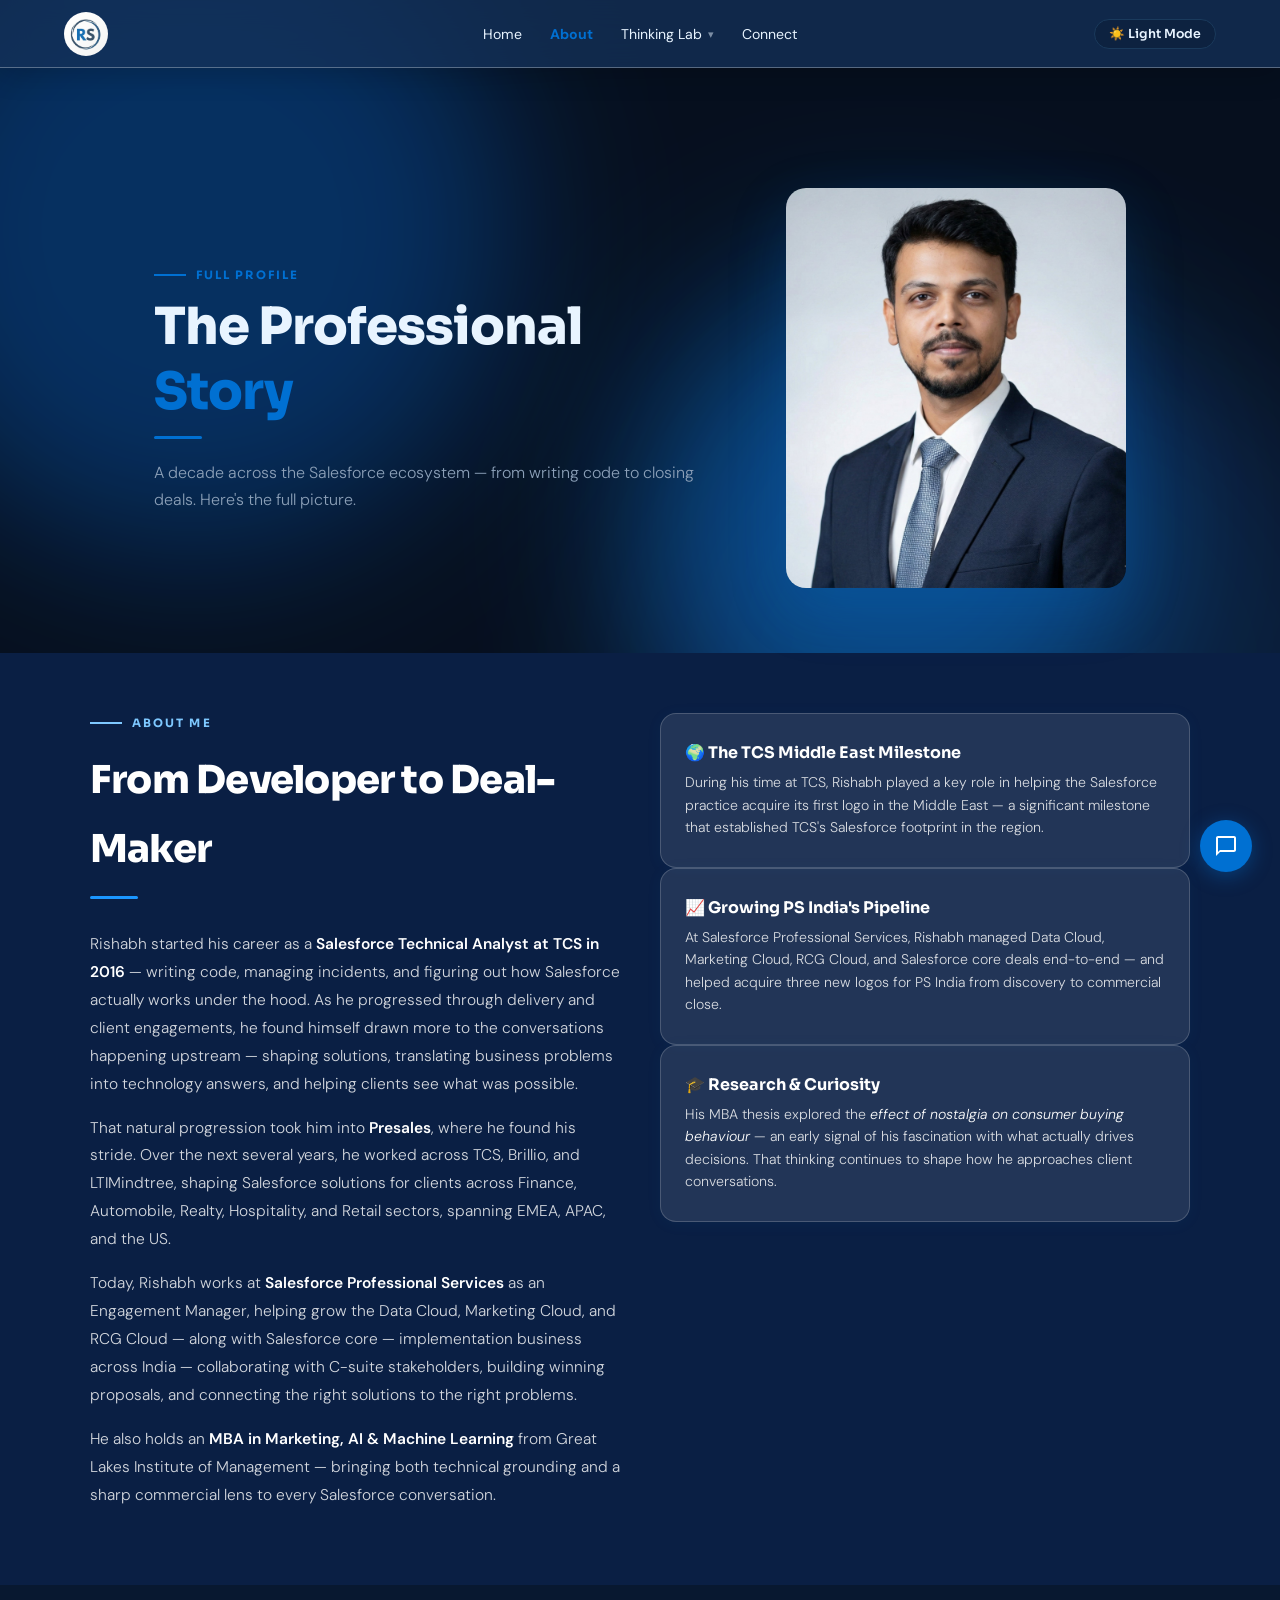
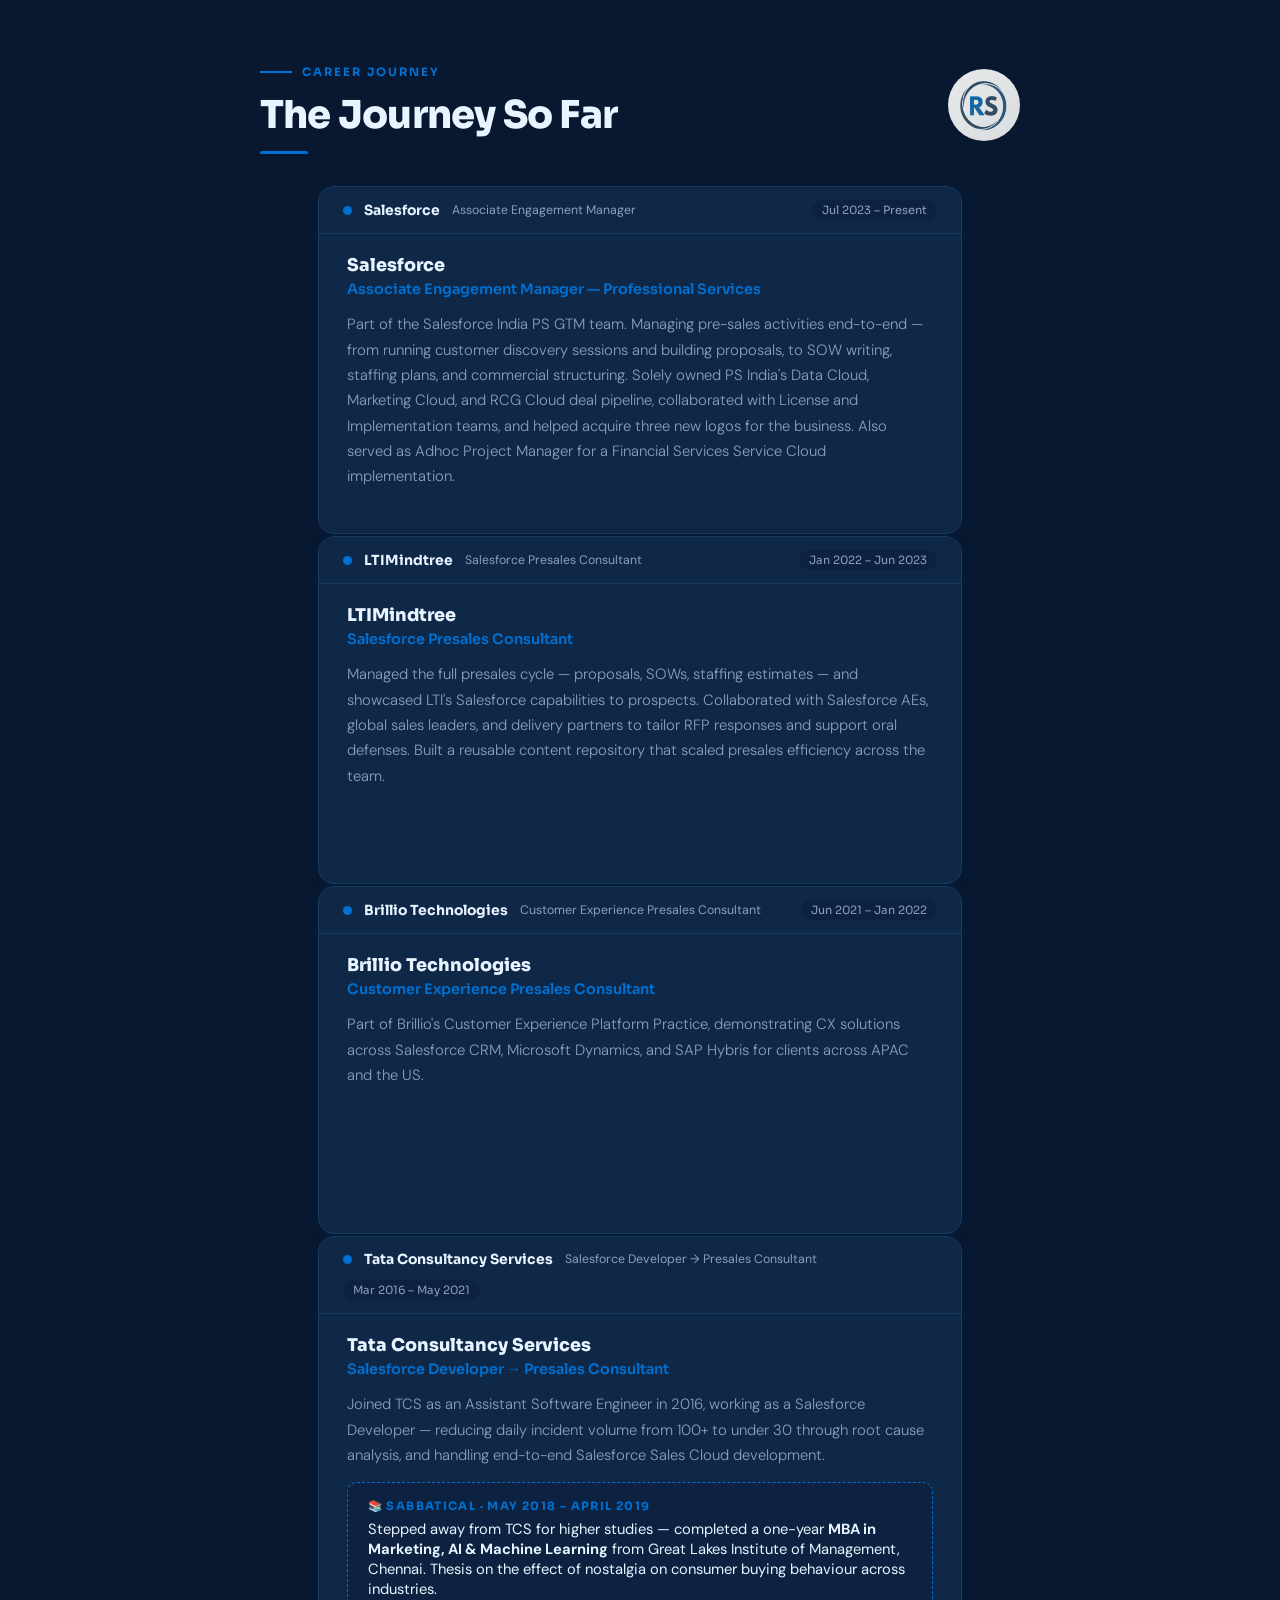
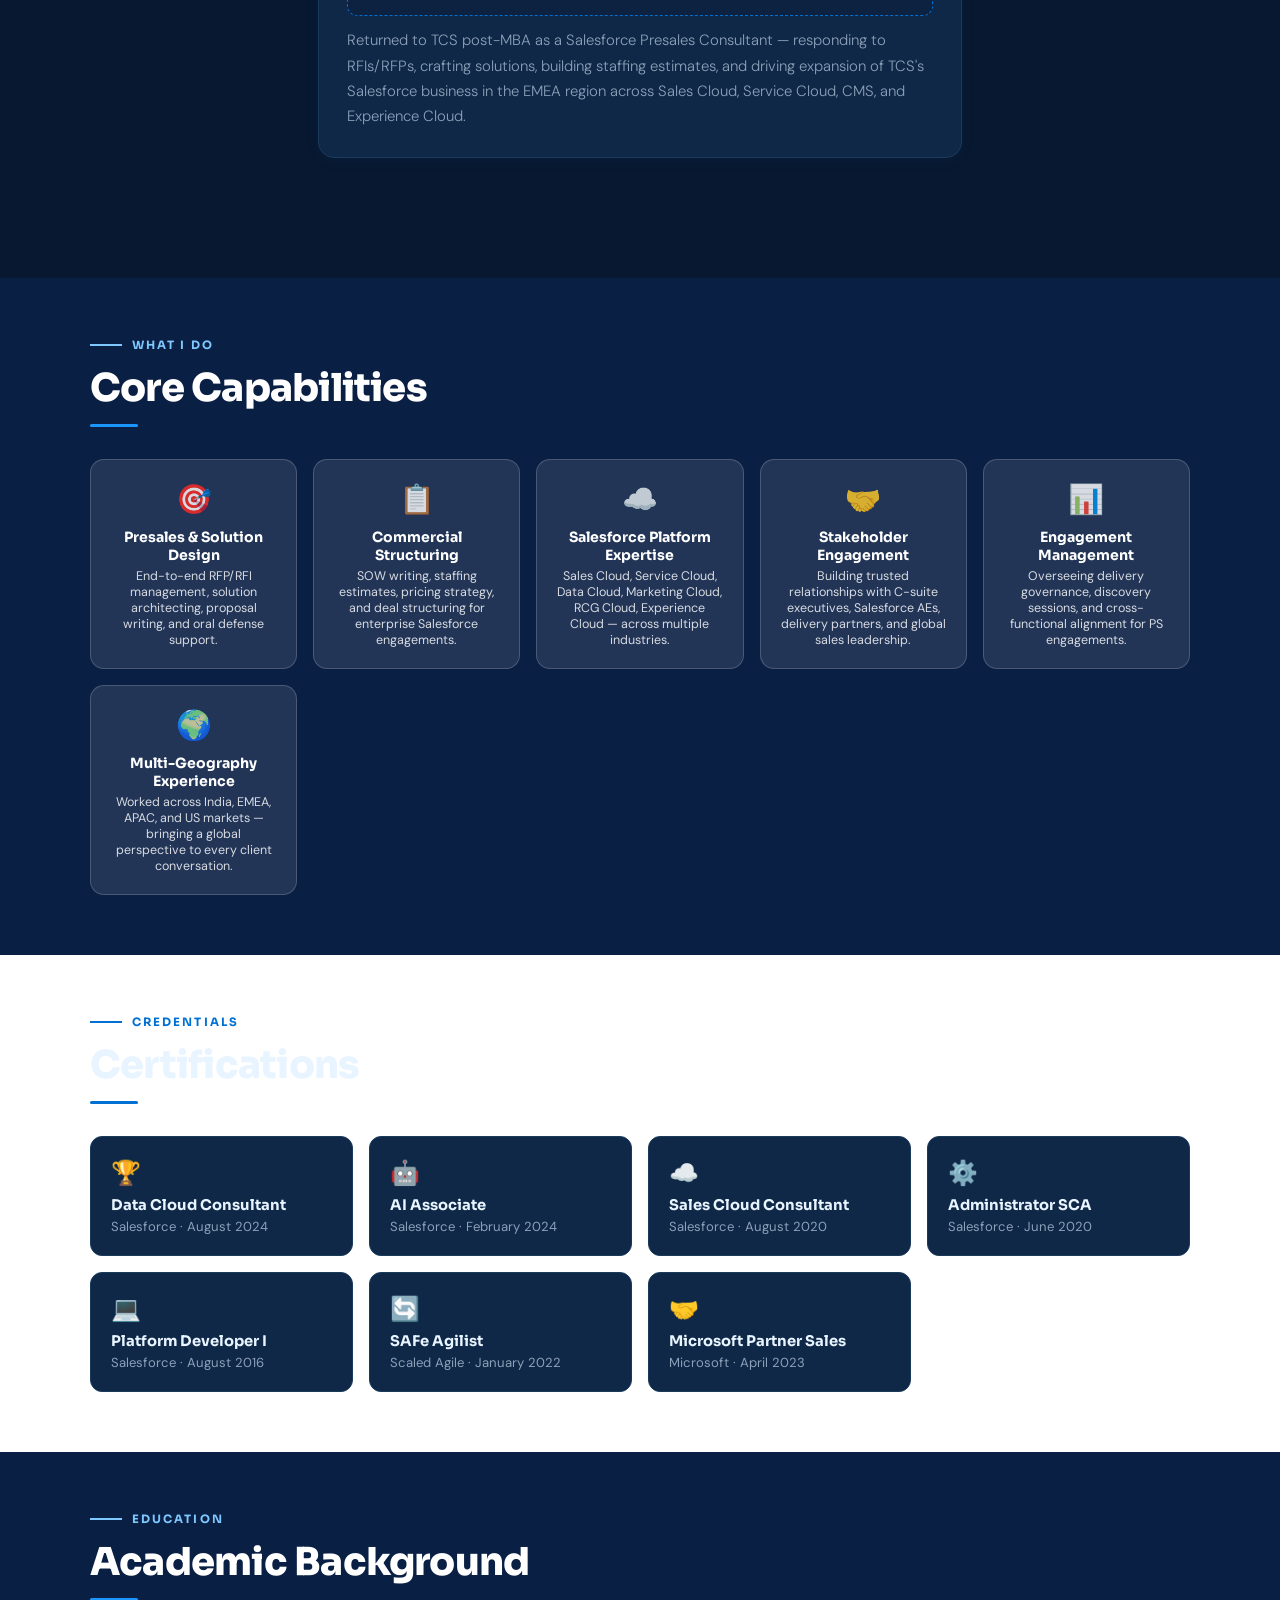
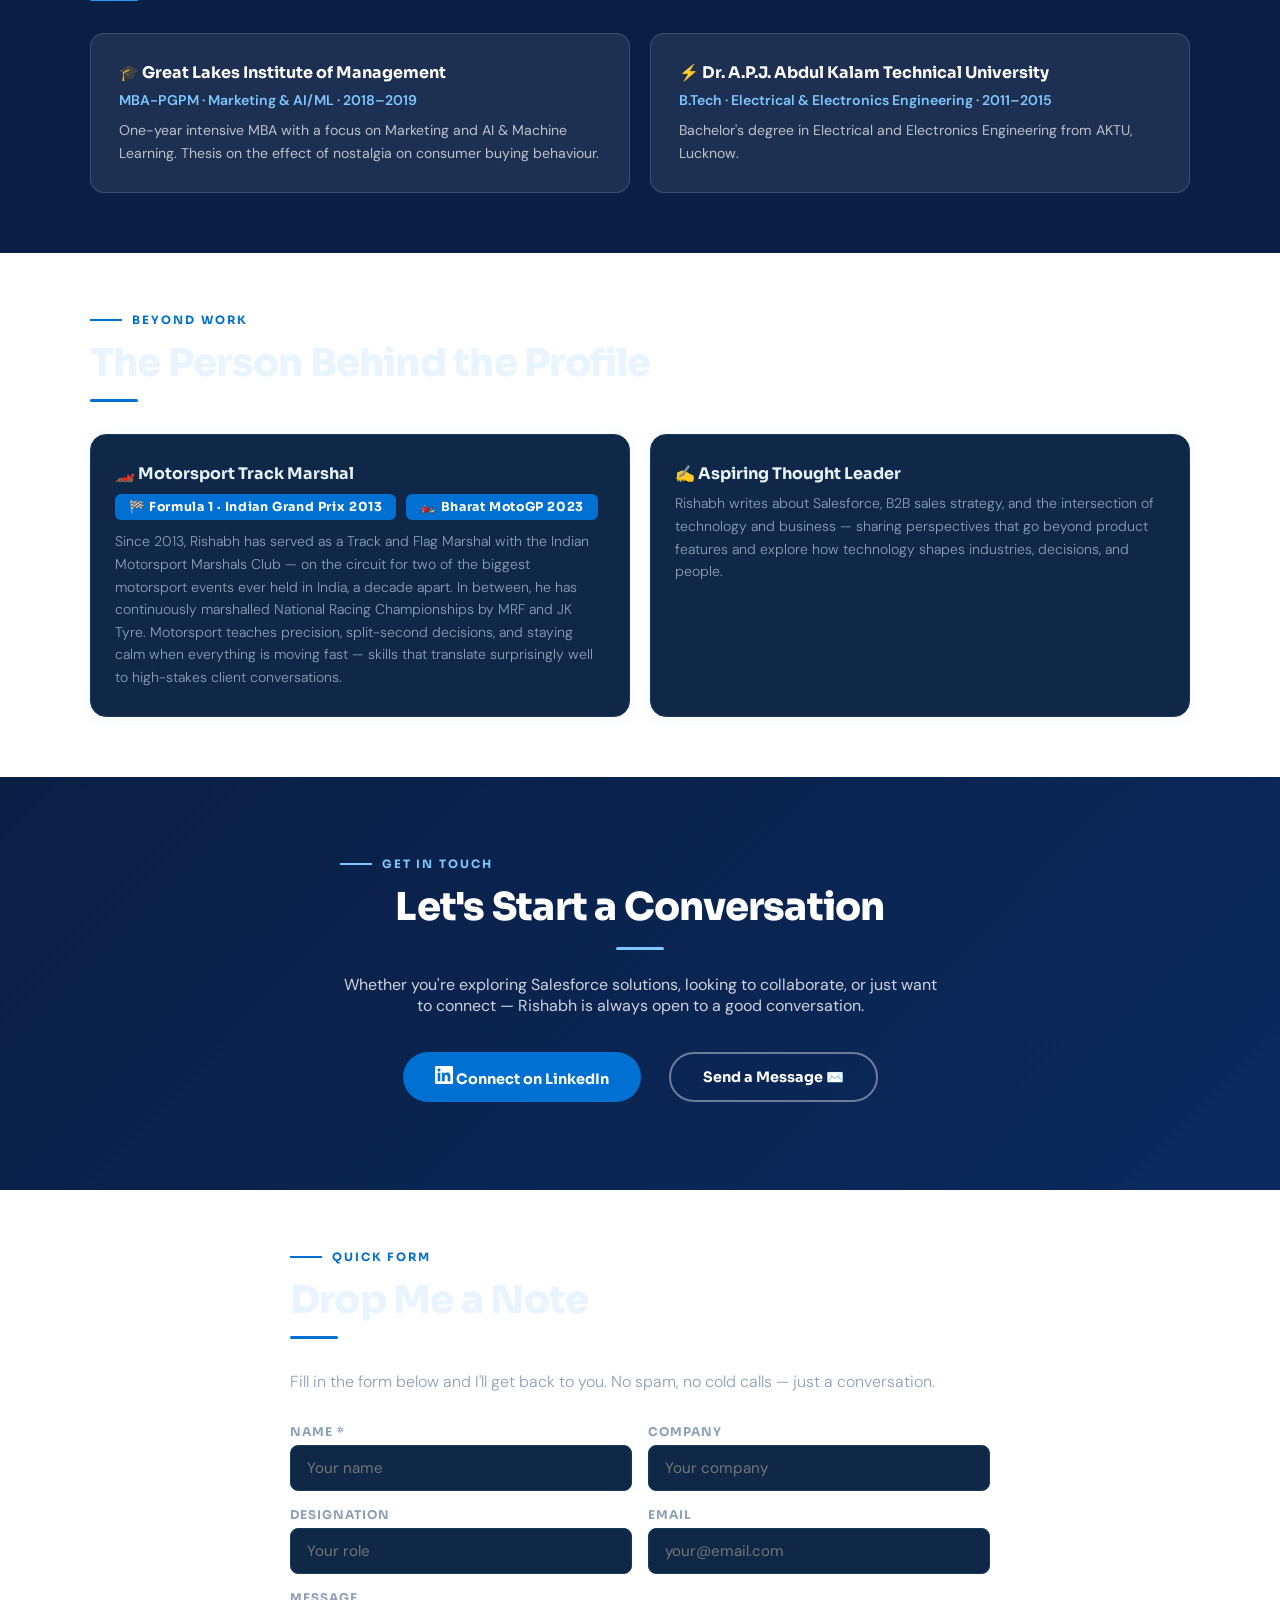
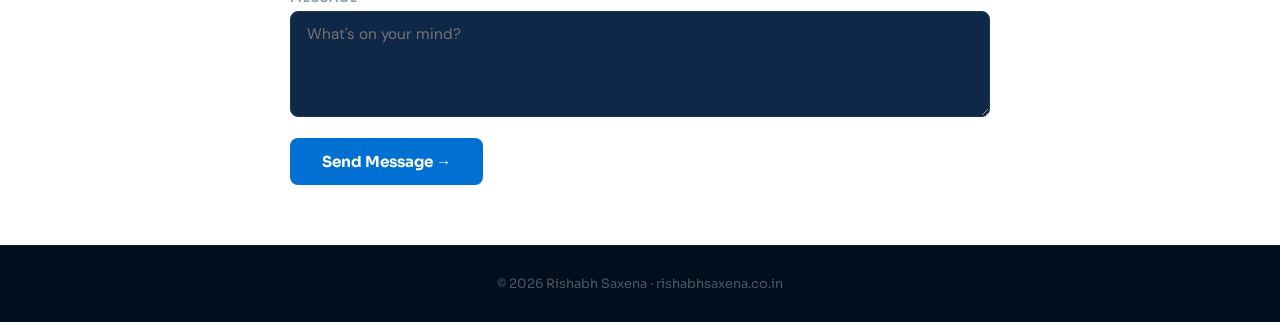
<file: about.html>
<!DOCTYPE html>
<html lang="en" data-theme="dark">
<head>
<meta charset="UTF-8">
<meta name="viewport" content="width=device-width, initial-scale=1.0">
  <link rel="stylesheet" href="/styles.css?v=2">
<title>About | Rishabh Saxena</title>
<meta name="description" content="Rishabh Saxena — Salesforce Consultant, problem solver, motorsport marshal, watch enthusiast. Full professional profile, experience, certifications and...">
  <!-- Open Graph -->
  <meta property="og:type"        content="website">
  <meta property="og:url"         content="https://rishabhsaxena.co.in/about.html">
  <meta property="og:title"       content="About | Rishabh Saxena">
  <meta property="og:description" content="Rishabh Saxena — Salesforce Consultant, problem solver, motorsport marshal, watch enthusiast. Full professional profile, experience, certifications and...">
  <meta property="og:image"       content="https://rishabhsaxena.co.in/photo.png">
  <!-- Twitter Card -->
  <meta name="twitter:card"        content="summary_large_image">
  <meta name="twitter:title"       content="About | Rishabh Saxena">
  <meta name="twitter:description" content="Rishabh Saxena — Salesforce Consultant, problem solver, motorsport marshal, watch enthusiast. Full professional profile, experience, certifications and...">
  <meta name="twitter:image"       content="https://rishabhsaxena.co.in/photo.png">
<link rel="preconnect" href="https://fonts.googleapis.com">
<link href="https://fonts.googleapis.com/css2?family=Sora:wght@300;400;600;700;800&family=DM+Sans:ital,wght@0,300;0,400;0,500;1,300&display=swap" rel="stylesheet">
<link rel="icon" href="/logo.png" type="image/png">
<style>
html { scroll-behavior: smooth; }

/* ── PAGE LAYOUT ── */
body { padding-top: 68px; }
.section-inner { max-width: 1100px; margin: 0 auto; }
.section-label {
  font-family: 'Sora', sans-serif; font-size: 0.72rem; font-weight: 700;
  letter-spacing: 0.18em; text-transform: uppercase; color: var(--sf-blue);
  margin-bottom: 12px; display: flex; align-items: center; gap: 10px;
}
.section-label::before { content: ''; display: block; width: 32px; height: 2px; background: var(--sf-blue); }
.section-title {
  font-family: 'Sora', sans-serif; font-size: clamp(1.6rem,4vw,2.4rem);
  font-weight: 800; color: var(--sf-text); margin-bottom: 12px; letter-spacing: -0.02em;
}
.section-divider { width: 48px; height: 3px; background: var(--sf-blue); border-radius: 2px; margin-bottom: 32px; }

/* ── ABOUT GRID ── */
.about-grid { display: grid; grid-template-columns: 1fr 1fr; gap: 40px; align-items: start; }
.about-text { color: var(--sf-subtext); font-size: 0.97rem; line-height: 1.8; font-weight: 300; }
.about-text p { margin-bottom: 16px; }
.about-text strong { color: var(--sf-text); font-weight: 600; }
.about-text em { font-style: italic; }
@media (max-width: 768px) { .about-grid { grid-template-columns: 1fr; } }

/* ── HIGHLIGHT CARDS ── */
.highlight-card {
  background: var(--sf-card); border: 1px solid var(--sf-border);
  border-radius: 16px; padding: 28px 24px;
  box-shadow: 0 2px 16px rgba(0,112,210,0.06);
  transition: transform 0.2s, box-shadow 0.2s;
}
.highlight-card:hover { transform: translateY(-2px); box-shadow: 0 8px 32px rgba(0,112,210,0.1); }
.highlight-card h4 { font-family: 'Sora', sans-serif; font-size: 1rem; font-weight: 700; color: var(--sf-text); margin-bottom: 8px; }
.highlight-card p { color: var(--sf-subtext); font-size: 0.88rem; font-weight: 300; line-height: 1.6; margin: 0; }

/* ── EXPERIENCE STACK - PURE CSS STICKY ── */
.exp-bg { background: var(--sf-light-bg); padding: 80px 5%; }
.stack-container {
  position: relative;
  max-width: 760px;
  margin: 0 auto;
  padding: 0 5% 40px;
}
.stack-card {
  background: var(--sf-card);
  border: 1px solid var(--sf-border);
  border-radius: 16px;
  box-shadow: 0 2px 16px rgba(0,112,210,0.06);
  margin-bottom: 0;
  position: sticky;
  overflow: hidden;
  transition: box-shadow 0.3s;
}
.stack-card:nth-child(1) { top: 68px;  z-index: 10; }
.stack-card:nth-child(2) { top: 110px; z-index: 20; }
.stack-card:nth-child(3) { top: 152px; z-index: 30; }
.stack-card:nth-child(4) { top: 194px; z-index: 40; }
.stack-card + .stack-card { margin-top: 2px; }
.stack-collapsed {
  display: flex; align-items: center;
  justify-content: space-between;
  padding: 13px 24px; gap: 12px;
  background: var(--sf-card); flex-wrap: wrap;
  position: relative;
}
.stack-collapsed-left { display: flex; align-items: center; gap: 12px; flex-wrap: wrap; }
.stack-dot { width: 9px; height: 9px; border-radius: 50%; background: var(--sf-blue); flex-shrink: 0; }
.stack-collapsed-company { font-family: 'Sora', sans-serif; font-size: 0.87rem; font-weight: 700; color: var(--sf-text); }
.stack-collapsed-role { font-size: 0.77rem; color: var(--sf-subtext); font-weight: 400; }
.stack-collapsed-period {
  font-family: 'Sora', sans-serif; font-size: 0.71rem;
  color: var(--sf-subtext); background: var(--sf-tag-bg);
  padding: 3px 10px; border-radius: 20px; white-space: nowrap;
}
.stack-body {
  padding: 20px 28px 28px;
  border-top: 1px solid var(--sf-border);
  min-height: 300px;
}
.stack-company { font-family: 'Sora', sans-serif; font-size: 1.1rem; font-weight: 800; color: var(--sf-text); margin-bottom: 4px; }
.stack-role { color: var(--sf-blue); font-size: 0.9rem; font-weight: 600; font-family: 'Sora', sans-serif; margin-bottom: 14px; }
.stack-desc { color: var(--sf-subtext); font-size: 0.93rem; font-weight: 300; line-height: 1.7; }
.sabbatical-box {
  margin-top: 14px; background: var(--sf-tag-bg);
  border: 1px dashed var(--sf-blue); border-radius: 10px; padding: 16px 20px;
}
.sabbatical-label {
  font-family: 'Sora', sans-serif; font-size: 0.72rem; font-weight: 700;
  letter-spacing: 0.12em; text-transform: uppercase; color: var(--sf-blue); margin-bottom: 6px;
}
@media (max-width: 768px) {
  .stack-card { position: relative !important; top: 0 !important; margin-bottom: 12px; }
}

/* ── SKILLS ── */
.skills-grid { display: grid; grid-template-columns: repeat(auto-fit, minmax(200px, 1fr)); gap: 16px; }
.skill-card {
  background: var(--sf-card); border: 1px solid var(--sf-border);
  border-radius: 14px; padding: 20px;
  text-align: center; transition: transform 0.2s;
}
.skill-card:hover { transform: translateY(-2px); }
.skill-icon { font-size: 1.8rem; margin-bottom: 10px; }
.skill-card h4 { font-family: 'Sora', sans-serif; font-size: 0.88rem; font-weight: 700; color: var(--sf-text); margin-bottom: 4px; }
.skill-card p { font-size: 0.78rem; color: var(--sf-subtext); margin: 0; }

/* ── CONNECT ── */
.connect-bg {
  background: linear-gradient(135deg, var(--sf-navy) 0%, #0a2a5e 100%);
  padding: 80px 5%; text-align: center;
}
.connect-inner { max-width: 600px; margin: 0 auto; }
.connect-btn {
  display: inline-block; background: var(--sf-blue); color: #fff;
  padding: 14px 32px; border-radius: 50px; text-decoration: none;
  font-family: 'Sora', sans-serif; font-weight: 700; font-size: 0.9rem;
  transition: background 0.2s, transform 0.2s; margin: 8px;
}
.connect-btn:hover { background: var(--sf-electric); transform: translateY(-2px); }
.connect-btn.outline {
  background: transparent; border: 2px solid rgba(255,255,255,0.4); color: #fff;
}
.connect-btn.outline:hover { border-color: #fff; background: rgba(255,255,255,0.08); }
.connect-options { display: flex; flex-wrap: wrap; justify-content: center; gap: 12px; margin-top: 28px; }

/* ── ANIMATIONS ── */
.fade-in { animation: fadeIn 0.6s ease both; }
.fade-in-2 { animation: fadeIn 0.6s ease 0.15s both; }
@keyframes fadeIn { from { opacity: 0; transform: translateY(16px); } to { opacity: 1; transform: none; } }

/* ── VIRTUAL EXEC BOT ── */
.ve-bubble {
  position: fixed; bottom: 24px; right: 24px;
  width: 52px; height: 52px; border-radius: 50%;
  background: var(--sf-blue); color: #fff;
  display: flex; align-items: center; justify-content: center;
  cursor: pointer; box-shadow: 0 4px 20px rgba(0,112,210,0.4);
  font-size: 1.4rem; z-index: 500; transition: transform 0.2s;
}
.ve-bubble:hover { transform: scale(1.1); }
.ve-window {
  position: fixed; bottom: 92px; right: 28px; width: 360px; max-height: 520px;
  background: var(--glass-bg); backdrop-filter: var(--blur-lg); -webkit-backdrop-filter: var(--blur-lg);
  border: 1px solid var(--glass-border); border-radius: 20px; box-shadow: var(--shadow-overlay);
  display: none; flex-direction: column; overflow: hidden; z-index: 9998;
  font-family: 'DM Sans', sans-serif;
  transform: translateY(20px); opacity: 0;
  transition: opacity 0.3s, transform 0.3s cubic-bezier(0.175, 0.885, 0.32, 1.275);
}
.ve-window.open { display: flex; transform: translateY(0); opacity: 1; }
.ve-header {
  background: var(--sf-blue); color: #fff;
  padding: 14px 16px; display: flex; align-items: center; gap: 10px;
}
.ve-avatar { width: 36px; height: 36px; border-radius: 50%; background: rgba(255,255,255,0.2); display: flex; align-items: center; justify-content: center; font-size: 1.1rem; }
.ve-header-info { flex: 1; }
.ve-header-name { font-weight: 700; font-size: 0.9rem; }
.ve-header-status { font-size: 0.75rem; opacity: 0.8; display: flex; align-items: center; gap: 4px; }
.ve-status-dot { width: 6px; height: 6px; border-radius: 50%; background: #4ade80; }
.ve-close { background: none; border: none; color: #fff; cursor: pointer; font-size: 1.2rem; opacity: 0.7; }
.ve-close:hover { opacity: 1; }
.ve-messages { flex: 1; overflow-y: auto; padding: 16px; display: flex; flex-direction: column; gap: 10px; }
.ve-icon { font-size: 0.9rem; }

footer p { color: rgba(255,255,255,0.3); font-size: 0.8rem; font-family: 'Sora', sans-serif; }
footer span { color: #1B96FF; }
.ve-input-area { display: flex; gap: 8px; }
.ve-input {
  flex: 1; border: 1px solid var(--sf-border); border-radius: 20px;
  padding: 8px 14px; font-size: 0.85rem; background: var(--sf-light-bg);
  color: var(--sf-text); font-family: 'DM Sans', sans-serif;
}
.ve-input:focus { outline: none; border-color: var(--sf-blue); }
.ve-send {
  background: var(--sf-blue); color: #fff; border: none;
  border-radius: 50%; width: 36px; height: 36px;
  cursor: pointer; font-size: 1rem; display: flex; align-items: center; justify-content: center;
}
@media (max-width: 768px) {
  .ve-window { width: calc(100vw - 32px); right: 16px; bottom: 80px; }
}

/* DROPDOWN NAV */

/* Invisible bridge to prevent dropdown from closing */

/* MODAL */
.modal-overlay {
  display: none;
  position: fixed; inset: 0;
  background: rgba(0,0,0,0.5);
  z-index: 999;
  align-items: center;
  justify-content: center;
  backdrop-filter: blur(4px);
}
.modal-overlay.active { display: flex; }
.modal-box {
  background: var(--sf-card);
  border: 1px solid var(--sf-border);
  border-radius: 20px;
  padding: 48px 40px;
  max-width: 480px;
  width: 90%;
  text-align: center;
  box-shadow: var(--shadow);
  position: relative;
}
.modal-close {
  position: absolute; top: 16px; right: 20px;
  background: none; border: none;
  font-size: 1.4rem; cursor: pointer;
  color: var(--sf-subtext);
}
.modal-icon { font-size: 3rem; margin-bottom: 16px; }
.modal-title {
  font-family: 'Sora', sans-serif;
  font-size: 1.3rem;
  font-weight: 800;
  color: var(--sf-text);
  margin-bottom: 12px;
}
.modal-text {
  color: var(--sf-subtext);
  font-size: 0.95rem;
  font-weight: 300;
  line-height: 1.7;
}
@media (max-width: 768px) {
}
[data-theme="dark"] .nav-center.open { background: #132d56 !important; }
/* ── END NAV ── */

/* ── NAVY SECTIONS (About, What I Do, Education) ── */
/* These always use fixed light colours regardless of dark/light mode */
#about,
#skills,
section[style*="background:#0A1F44"] {
  background: #0A1F44 !important;
}
#about .section-inner,
#skills .section-inner,
section[style*="background:#0A1F44"] .section-inner {
  max-width: 1100px;
  margin: 0 auto;
}
#about .section-label,
#skills .section-label,
section[style*="background:#0A1F44"] .section-label {
  color: #1B96FF;
}
#about .section-title,
#skills .section-title,
section[style*="background:#0A1F44"] .section-title {
  color: #ffffff;
}
#about .section-divider,
#skills .section-divider,
section[style*="background:#0A1F44"] .section-divider {
  background: #1B96FF;
}
#about p,
#skills p,
section[style*="background:#0A1F44"] p {
  color: rgba(255,255,255,0.75);
}
#about h3, #about h4,
#skills h3, #skills h4,
section[style*="background:#0A1F44"] h3,
section[style*="background:#0A1F44"] h4 {
  color: #ffffff;
}
/* Cards inside navy sections */
#about .highlight-card,
#skills .skill-card,
#skills .skills-card,
section[style*="background:#0A1F44"] .edu-card,
section[style*="background:#0A1F44"] .cert-card {
  background: rgba(255,255,255,0.07) !important;
  border-color: rgba(255,255,255,0.15) !important;
}
/* Tags inside navy sections */
#skills .skill-tag,
#skills .tag {
  background: rgba(27,150,255,0.2) !important;
  border-color: rgba(27,150,255,0.3) !important;
  color: #7ec8ff !important;
}
/* Subtext inside navy sections */
#about .section-subtext,
#skills .section-subtext,
section[style*="background:#0A1F44"] .section-subtext,
#about span, #skills span,
section[style*="background:#0A1F44"] span {
  color: rgba(255,255,255,0.6);
}
/* Skill cards on navy background */
#skills .skill-card {
  background: rgba(255,255,255,0.08) !important;
  border-color: rgba(255,255,255,0.15) !important;
}
#skills .skill-card h4 {
  color: #ffffff;
}
#skills .skill-card p {
  color: rgba(255,255,255,0.72);
}
/* About section text */
#about .about-text h2,
#about .about-text h3,
#about .about-text h4 {
  color: #ffffff;
}
#about .highlight-card {
  background: rgba(255,255,255,0.08) !important;
  border-color: rgba(255,255,255,0.15) !important;
}
#about .highlight-card h4 {
  color: #ffffff;
}
#about .highlight-card p {
  color: rgba(255,255,255,0.72);
}
[data-theme="dark"] #about,
[data-theme="dark"] #skills,
[data-theme="dark"] section[style*="background:#0A1F44"] {
  background: #0A1F44 !important;
}

/* Strong and em on navy sections */
#about strong, #about em,
#skills strong, #skills em {
  color: #ffffff;
}
/* Keep navy in dark mode */
[data-theme="dark"] #about,
[data-theme="dark"] #skills {
  background: #0A1F44 !important;
}
[data-theme="dark"] section[style*="background:#0A1F44"] {
  background: #0A1F44 !important;
}

/* ── NAVY SECTION TEXT — ALL ELEMENTS HARDCODED ── */
#about,
#about .about-text,
#skills {
  color: rgba(255,255,255,0.82);
}
#about .about-text { color: rgba(255,255,255,0.82); }
#about .about-text p { color: rgba(255,255,255,0.82); }
#about .about-text strong { color: #ffffff; font-weight: 600; }
#about .about-text em { color: rgba(255,255,255,0.9); }
#about p, #skills p { color: rgba(255,255,255,0.82); }
#about strong, #about em,
#skills strong, #skills em { color: #ffffff; }
#about h2, #about h3, #about h4,
#skills h2, #skills h3, #skills h4 { color: #ffffff; }
#about .highlight-card { background: rgba(255,255,255,0.1) !important; border-color: rgba(255,255,255,0.18) !important; }
#about .highlight-card h4 { color: #ffffff !important; }
#about .highlight-card p { color: rgba(255,255,255,0.82) !important; }
#skills .skill-card { background: rgba(255,255,255,0.1) !important; border-color: rgba(255,255,255,0.18) !important; }
#skills .skill-card h4 { color: #ffffff !important; }
#skills .skill-card p { color: rgba(255,255,255,0.82) !important; }
#about .section-label,
#skills .section-label,
section[style*="background:#0A1F44"] .section-label { color: #7ec8ff !important; }
#about .section-label::before,
#skills .section-label::before,
section[style*="background:#0A1F44"] .section-label::before { background: #7ec8ff !important; }
/* dark mode — keep navy exactly the same */
[data-theme="dark"] #about,
[data-theme="dark"] #skills,
[data-theme="dark"] section[style*="background:#0A1F44"] { background: #0A1F44 !important; }

/* ── CONNECT SECTION — hardcoded light text ── */
.connect-bg .section-label {
  color: #7ec8ff !important;
}
.connect-bg .section-label::before {
  background: #7ec8ff !important;
}
.connect-bg .section-title {
  color: #ffffff !important;
}
.connect-bg .section-divider {
  background: #7ec8ff !important;
}
.connect-bg p {
  color: rgba(255,255,255,0.8) !important;
}
.connect-bg strong, .connect-bg em {
  color: #ffffff !important;
}

/* Hero photo mobile */
@media (max-width: 768px) {
  #page-hero { flex-direction: column !important; }
  #page-hero img { width: 200px !important; height: 240px !important; }
}
</style>

<style>
/* Bot Widget */
.ve-bubble {
  position: fixed;
  bottom: 28px; right: 28px;
  width: 52px; height: 52px;
  background: var(--sf-blue);
  border-radius: 50%;
  cursor: pointer;
  display: flex; align-items: center; justify-content: center;
  box-shadow: 0 4px 20px rgba(0,112,210,0.4);
  z-index: 9999;
  transition: transform 0.2s, box-shadow 0.2s;
}
.ve-bubble:hover { transform: scale(1.08); box-shadow: 0 6px 28px rgba(0,112,210,0.5); }
.ve-bubble svg { width: 24px; height: 24px; fill: white; }
.ve-bubble .ve-close { display: none; font-size: 1.4rem; color: white; line-height: 1; }
.ve-bubble.open .ve-icon { display: none; }
.ve-bubble.open .ve-close { display: block; }

.ve-window {
  position: fixed; bottom: 92px; right: 28px; width: 360px; max-height: 520px;
  background: var(--glass-bg); backdrop-filter: var(--blur-lg); -webkit-backdrop-filter: var(--blur-lg);
  border: 1px solid var(--glass-border); border-radius: 20px; box-shadow: var(--shadow-overlay);
  display: none; flex-direction: column; overflow: hidden; z-index: 9998;
  font-family: 'DM Sans', sans-serif;
  transform: translateY(20px); opacity: 0;
  transition: opacity 0.3s, transform 0.3s cubic-bezier(0.175, 0.885, 0.32, 1.275);
}
.ve-window.open { display: flex; transform: translateY(0); opacity: 1; }

.ve-header {
  background: linear-gradient(135deg, var(--sf-navy), #0a2a5e);
  padding: 16px 18px;
  display: flex; align-items: center; gap: 12px;
}
.ve-avatar {
  width: 38px; height: 38px;
  background: var(--sf-blue);
  border-radius: 50%;
  display: flex; align-items: center; justify-content: center;
  font-family: 'Sora', sans-serif;
  font-weight: 800; font-size: 0.85rem;
  color: white; flex-shrink: 0;
}
.ve-header-info { flex: 1; }
.ve-header-name {
  font-family: 'Sora', sans-serif;
  font-size: 0.88rem; font-weight: 700;
  color: white; margin-bottom: 2px;
}
.ve-header-status {
  font-size: 0.72rem; color: rgba(255,255,255,0.5);
  display: flex; align-items: center; gap: 5px;
}
.ve-status-dot {
  width: 6px; height: 6px;
  background: #4CAF50; border-radius: 50%;
}

.ve-messages {
  flex: 1; overflow-y: auto;
  padding: 16px;
  display: flex; flex-direction: column; gap: 10px;
  scroll-behavior: smooth;
}
.ve-messages::-webkit-scrollbar { width: 4px; }
.ve-messages::-webkit-scrollbar-track { background: transparent; }
.ve-messages::-webkit-scrollbar-thumb { background: var(--sf-border); border-radius: 4px; }

.ve-msg {
  max-width: 82%;
  padding: 10px 14px;
  border-radius: 14px;
  font-size: 0.88rem;
  line-height: 1.55;
  animation: ve-fadein 0.2s ease;
}
@keyframes ve-fadein { from { opacity: 0; transform: translateY(6px); } to { opacity: 1; transform: translateY(0); } }

.ve-msg.bot {
  background: var(--sf-tag-bg);
  color: var(--sf-text);
  border-bottom-left-radius: 4px;
  align-self: flex-start;
}
.ve-msg.user {
  background: var(--sf-blue);
  color: white;
  border-bottom-right-radius: 4px;
  align-self: flex-end;
}
.ve-typing {
  display: flex; align-items: center; gap: 4px;
  padding: 12px 14px;
  background: var(--sf-tag-bg);
  border-radius: 14px; border-bottom-left-radius: 4px;
  align-self: flex-start;
  animation: ve-fadein 0.2s ease;
}
.ve-typing span {
  width: 6px; height: 6px;
  background: var(--sf-subtext);
  border-radius: 50%;
  animation: ve-bounce 1.2s infinite;
}
.ve-typing span:nth-child(2) { animation-delay: 0.2s; }
.ve-typing span:nth-child(3) { animation-delay: 0.4s; }
@keyframes ve-bounce {
  0%, 60%, 100% { transform: translateY(0); }
  30% { transform: translateY(-5px); }
}

.ve-input-area {
  padding: 12px 14px;
  border-top: 1px solid var(--sf-border);
  display: flex; gap: 8px; align-items: center;
  background: var(--sf-card);
}
.ve-input {
  flex: 1;
  background: var(--sf-tag-bg);
  border: 1.5px solid var(--sf-border);
  border-radius: 10px;
  padding: 9px 13px;
  color: var(--sf-text);
  font-family: 'DM Sans', sans-serif;
  font-size: 0.88rem;
  outline: none;
  transition: border 0.2s;
  resize: none;
}
.ve-input:focus { border-color: var(--sf-blue); }
.ve-send {
  width: 36px; height: 36px;
  background: var(--sf-blue);
  border: none; border-radius: 10px;
  cursor: pointer;
  display: flex; align-items: center; justify-content: center;
  transition: background 0.2s, transform 0.1s;
  flex-shrink: 0;
}
.ve-send:hover { background: var(--sf-electric); transform: scale(1.05); }
.ve-send svg { width: 16px; height: 16px; fill: white; }

.ve-

@media (max-width: 480px) {
  .ve-window { width: calc(100vw - 32px); right: 16px; bottom: 80px; }
  .ve-bubble { bottom: 16px; right: 16px; }
}

.ve-footer {
  padding: 6px 14px 10px;
  text-align: center;
  font-size: 0.68rem;
  color: var(--sf-subtext);
  opacity: 0.6;
}
</style>
  <!-- Google Analytics -->
  <script async src="https://www.googletagmanager.com/gtag/js?id=G-WGYJHP2512"></script>
  <script>
    window.dataLayer = window.dataLayer || [];
    function gtag(){dataLayer.push(arguments);}
    gtag('js', new Date());
    gtag('config', 'G-WGYJHP2512');
  </script>
</head>
<body>

<!-- BACKGROUND EFFECT -->
<div class="glow-container">
  <div class="blob blob-1"></div>
  <div class="blob blob-2"></div>
  <div class="blob blob-3"></div>
</div>


<nav>
  <div class="nav-logo"><a href="/"><img src="/logo.png" alt="RS Logo" width="44" height="44"></a></div>
  <div class="nav-center" id="navCenter">
    <a href="/">Home</a>
    <a href="/about.html" style="color:var(--sf-blue);font-weight:700;">About</a>
    <div class="nav-item" id="navThinkingLab">
      <a class="has-dropdown" onclick="toggleMobileDropdown(this)">Thinking Lab</a>
      <div class="dropdown" id="thinkingLabDropdown">
        <div style="font-size:0.68rem;font-family:'Sora',sans-serif;font-weight:700;letter-spacing:0.15em;text-transform:uppercase;color:var(--sf-blue);padding:8px 20px 4px;cursor:default;">Blog</div>
        <a href="/salesforce.html">☁️&nbsp; Salesforce</a>
        <a href="/hands-on-wrist.html"><svg id="watch-navabout" viewBox="0 0 44 56" width="18" height="22" xmlns="http://www.w3.org/2000/svg" style="display:inline-block;vertical-align:middle;margin-right:8px;flex-shrink:0;"><rect x="14" y="1" width="16" height="9" rx="3" fill="var(--sf-subtext)" opacity="0.6"/><rect x="14" y="46" width="16" height="9" rx="3" fill="var(--sf-subtext)" opacity="0.6"/><circle cx="22" cy="28" r="17" fill="var(--sf-subtext)" opacity="0.25"/><circle cx="22" cy="28" r="14" fill="var(--watch-dial,#ffffff)"/><g id="watch-navabout-hour"><line x1="22" y1="28" x2="22" y2="22" stroke="var(--sf-text,#0A1F44)" stroke-width="2.5" stroke-linecap="round"/></g><g id="watch-navabout-min"><line x1="22" y1="28" x2="22" y2="17" stroke="var(--sf-text,#0A1F44)" stroke-width="1.5" stroke-linecap="round"/></g><circle cx="22" cy="28" r="1.8" fill="var(--sf-blue,#1B96FF)"/></svg> Hands on Wrist</a>
        <a href="/hands-on-wheels.html"><svg viewBox="10 10 80 80" width="18" height="18" xmlns="http://www.w3.org/2000/svg" style="display:inline-block;vertical-align:middle;margin-right:8px;flex-shrink:0;"><circle cx="50" cy="50" r="38" fill="none" stroke="var(--sf-subtext)" stroke-width="7"/><line x1="50" y1="50" x2="17" y2="31" stroke="var(--sf-subtext)" stroke-width="5" stroke-linecap="round"/><line x1="50" y1="50" x2="83" y2="31" stroke="var(--sf-subtext)" stroke-width="5" stroke-linecap="round"/><line x1="50" y1="50" x2="50" y2="88" stroke="var(--sf-subtext)" stroke-width="5" stroke-linecap="round"/><circle cx="50" cy="50" r="9" fill="var(--sf-card,#fff)" stroke="var(--sf-subtext)" stroke-width="2.5"/><circle cx="50" cy="50" r="5.5" fill="#C0392B"/><circle cx="50" cy="50" r="3.5" fill="#E74C3C"/><path d="M10 38 Q7 30 12 24 Q17 19 23 23 Q26 26 24 32 Q22 37 17 39 Q13 40 10 38Z" fill="var(--sf-subtext)" opacity="0.85"/><path d="M90 38 Q93 30 88 24 Q83 19 77 23 Q74 26 76 32 Q78 37 83 39 Q87 40 90 38Z" fill="var(--sf-subtext)" opacity="0.85"/></svg> Hands on Wheels</a>
        <a href="/open-tabs.html"><svg viewBox="7 9 47 54" width="18" height="18" xmlns="http://www.w3.org/2000/svg" style="display:inline-block;vertical-align:middle;margin-right:8px;flex-shrink:0;"><rect x="8" y="10" width="38" height="48" rx="3" fill="var(--sf-subtext)" opacity="0.3" stroke="var(--sf-subtext)" stroke-width="2.5"/><rect x="5" y="16" width="6" height="4" rx="2" fill="none" stroke="var(--sf-subtext)" stroke-width="2.2"/><rect x="5" y="26" width="6" height="4" rx="2" fill="none" stroke="var(--sf-subtext)" stroke-width="2.2"/><rect x="5" y="36" width="6" height="4" rx="2" fill="none" stroke="var(--sf-subtext)" stroke-width="2.2"/><line x1="16" y1="22" x2="40" y2="22" stroke="var(--sf-subtext)" stroke-width="1.2" stroke-linecap="round" opacity="0.8"/><line x1="16" y1="30" x2="40" y2="30" stroke="var(--sf-subtext)" stroke-width="1.2" stroke-linecap="round" opacity="0.8"/><line x1="16" y1="38" x2="34" y2="38" stroke="var(--sf-subtext)" stroke-width="1.2" stroke-linecap="round" opacity="0.8"/><rect x="30" y="38" width="5" height="18" rx="2" fill="var(--sf-blue,#1B96FF)" transform="rotate(-35 32 46)"/><polygon points="0,0 4,0 2,5" fill="var(--sf-subtext)" transform="translate(37,51) rotate(-35)"/></svg> Open Tabs</a>
        <div style="height:1px;background:var(--sf-border);margin:6px 0;"></div>
        <div style="font-size:0.68rem;font-family:'Sora',sans-serif;font-weight:700;letter-spacing:0.15em;text-transform:uppercase;color:var(--sf-blue);padding:8px 20px 4px;cursor:default;">Projects</div>
        <a href="/in-the-making.html">🛠️&nbsp; In the Making</a>
      </div>
    </div>
    <a href="#connect">Connect</a>
  </div>
  <div class="nav-right">
    <button class="theme-toggle" onclick="toggleTheme()" id="themeBtn">🌙 Dark Mode</button>
    <button class="hamburger" onclick="toggleMenu()" aria-label="Menu">
      <span></span><span></span><span></span>
    </button>
  </div>
</nav>

<!-- MOBILE MENU -->
<div id="mobileMenuOverlay" style="display:none;position:fixed;top:68px;left:0;right:0;bottom:0;z-index:9998;background:var(--sf-card);border-top:1px solid var(--sf-border);overflow-y:auto;flex-direction:column;">
  <a href="/" style="display:block;padding:16px 24px;border-bottom:1px solid var(--sf-border);color:var(--sf-text);text-decoration:none;font-size:1rem;">Home</a>
  <a href="/about.html" style="display:block;padding:16px 24px;border-bottom:1px solid var(--sf-border);color:var(--sf-blue);font-weight:700;text-decoration:none;font-size:1rem;">About</a>
  <button onclick="toggleLabMenu()" style="width:100%;padding:16px 24px;border:none;border-bottom:1px solid var(--sf-border);background:none;color:var(--sf-text);font-size:1rem;text-align:left;cursor:pointer;display:flex;justify-content:space-between;align-items:center;font-family:inherit;">Thinking Lab <span>&#9662;</span></button>
  <div id="mobileLabMenu" style="display:none;background:var(--sf-light-bg);">
    <div style="font-size:0.68rem;font-family:'Sora',sans-serif;font-weight:700;letter-spacing:0.15em;text-transform:uppercase;color:var(--sf-blue);padding:10px 24px 4px 40px;">Blog</div>
    <a href="/salesforce.html" style="display:block;padding:12px 24px 12px 40px;border-bottom:1px solid var(--sf-border);color:var(--sf-text);text-decoration:none;font-size:0.9rem;">&#9729;&#65039;&nbsp; Salesforce</a>
    <a href="/hands-on-wrist.html" style="display:block;padding:12px 24px 12px 40px;border-bottom:1px solid var(--sf-border);color:var(--sf-text);text-decoration:none;font-size:0.9rem;"><svg id="watch-navabout-mob" viewBox="0 0 44 56" width="18" height="22" xmlns="http://www.w3.org/2000/svg" style="display:inline-block;vertical-align:middle;margin-right:8px;flex-shrink:0;"><rect x="14" y="1" width="16" height="9" rx="3" fill="var(--sf-subtext)" opacity="0.6"/><rect x="14" y="46" width="16" height="9" rx="3" fill="var(--sf-subtext)" opacity="0.6"/><circle cx="22" cy="28" r="17" fill="var(--sf-subtext)" opacity="0.25"/><circle cx="22" cy="28" r="14" fill="var(--watch-dial,#ffffff)"/><g id="watch-navabout-mob-hour"><line x1="22" y1="28" x2="22" y2="22" stroke="var(--sf-text,#0A1F44)" stroke-width="2.5" stroke-linecap="round"/></g><g id="watch-navabout-mob-min"><line x1="22" y1="28" x2="22" y2="17" stroke="var(--sf-text,#0A1F44)" stroke-width="1.5" stroke-linecap="round"/></g><circle cx="22" cy="28" r="1.8" fill="var(--sf-blue,#1B96FF)"/></svg> Hands on Wrist</a>
    <a href="/hands-on-wheels.html" style="display:block;padding:12px 24px 12px 40px;border-bottom:1px solid var(--sf-border);color:var(--sf-text);text-decoration:none;font-size:0.9rem;"><svg viewBox="10 10 80 80" width="18" height="18" xmlns="http://www.w3.org/2000/svg" style="display:inline-block;vertical-align:middle;margin-right:8px;flex-shrink:0;"><circle cx="50" cy="50" r="38" fill="none" stroke="var(--sf-subtext)" stroke-width="7"/><line x1="50" y1="50" x2="17" y2="31" stroke="var(--sf-subtext)" stroke-width="5" stroke-linecap="round"/><line x1="50" y1="50" x2="83" y2="31" stroke="var(--sf-subtext)" stroke-width="5" stroke-linecap="round"/><line x1="50" y1="50" x2="50" y2="88" stroke="var(--sf-subtext)" stroke-width="5" stroke-linecap="round"/><circle cx="50" cy="50" r="9" fill="var(--sf-card,#fff)" stroke="var(--sf-subtext)" stroke-width="2.5"/><circle cx="50" cy="50" r="5.5" fill="#C0392B"/><circle cx="50" cy="50" r="3.5" fill="#E74C3C"/><path d="M10 38 Q7 30 12 24 Q17 19 23 23 Q26 26 24 32 Q22 37 17 39 Q13 40 10 38Z" fill="var(--sf-subtext)" opacity="0.85"/><path d="M90 38 Q93 30 88 24 Q83 19 77 23 Q74 26 76 32 Q78 37 83 39 Q87 40 90 38Z" fill="var(--sf-subtext)" opacity="0.85"/></svg> Hands on Wheels</a>
    <a href="/open-tabs.html" style="display:block;padding:12px 24px 12px 40px;border-bottom:1px solid var(--sf-border);color:var(--sf-text);text-decoration:none;font-size:0.9rem;"><svg viewBox="7 9 47 54" width="18" height="18" xmlns="http://www.w3.org/2000/svg" style="display:inline-block;vertical-align:middle;margin-right:8px;flex-shrink:0;"><rect x="8" y="10" width="38" height="48" rx="3" fill="var(--sf-subtext)" opacity="0.3" stroke="var(--sf-subtext)" stroke-width="2.5"/><rect x="5" y="16" width="6" height="4" rx="2" fill="none" stroke="var(--sf-subtext)" stroke-width="2.2"/><rect x="5" y="26" width="6" height="4" rx="2" fill="none" stroke="var(--sf-subtext)" stroke-width="2.2"/><rect x="5" y="36" width="6" height="4" rx="2" fill="none" stroke="var(--sf-subtext)" stroke-width="2.2"/><line x1="16" y1="22" x2="40" y2="22" stroke="var(--sf-subtext)" stroke-width="1.2" stroke-linecap="round" opacity="0.8"/><line x1="16" y1="30" x2="40" y2="30" stroke="var(--sf-subtext)" stroke-width="1.2" stroke-linecap="round" opacity="0.8"/><line x1="16" y1="38" x2="34" y2="38" stroke="var(--sf-subtext)" stroke-width="1.2" stroke-linecap="round" opacity="0.8"/><rect x="30" y="38" width="5" height="18" rx="2" fill="var(--sf-blue,#1B96FF)" transform="rotate(-35 32 46)"/><polygon points="0,0 4,0 2,5" fill="var(--sf-subtext)" transform="translate(37,51) rotate(-35)"/></svg> Open Tabs</a>
    <div style="height:1px;background:var(--sf-border);margin:4px 0;"></div>
    <div style="font-size:0.68rem;font-family:'Sora',sans-serif;font-weight:700;letter-spacing:0.15em;text-transform:uppercase;color:var(--sf-blue);padding:10px 24px 4px 40px;">Projects</div>
    <a href="/in-the-making.html" style="display:block;padding:12px 24px 12px 40px;border-bottom:1px solid var(--sf-border);color:var(--sf-text);text-decoration:none;font-size:0.9rem;">&#128736;&#65039;&nbsp; In the Making</a>
  </div>
  <a href="#connect" onclick="toggleMenu()" style="display:block;padding:16px 24px;border-bottom:1px solid var(--sf-border);color:var(--sf-text);text-decoration:none;font-size:1rem;">Connect</a>
</div>



<!-- PAGE HERO -->
<div id="page-hero" style="padding:120px 5% 60px;max-width:1100px;margin:0 auto;display:flex;align-items:center;justify-content:space-between;gap:48px;">
  <div>
    <div style="font-family:'Sora',sans-serif;font-size:0.72rem;font-weight:700;letter-spacing:0.18em;text-transform:uppercase;color:var(--sf-blue);margin-bottom:12px;display:flex;align-items:center;gap:10px;"><span style="display:block;width:32px;height:2px;background:var(--sf-blue);"></span>Full Profile</div>
    <h1 style="font-family:'Sora',sans-serif;font-size:clamp(2rem,5vw,3.2rem);font-weight:800;letter-spacing:-0.02em;margin-bottom:12px;">The Professional<br><span style="color:var(--sf-blue);">Story</span></h1>
    <div style="width:48px;height:3px;background:var(--sf-blue);border-radius:2px;margin-bottom:20px;"></div>
    <p style="color:var(--sf-subtext);font-size:1rem;font-weight:300;max-width:560px;line-height:1.7;">A decade across the Salesforce ecosystem — from writing code to closing deals. Here's the full picture.</p>
  </div>
  <div style="flex-shrink:0;">
    <img src="/photo.png" alt="Rishabh Saxena" style="width:340px;height:400px;object-fit:cover;object-position:top;border-radius:20px;box-shadow:0 20px 60px rgba(0,112,210,0.2);">
  </div>
</div>

<section id="about" style="padding:60px 5%;">
  <div class="section-inner">
    <div class="about-grid">
      <div class="about-text fade-in">
        <div class="section-label">About Me</div>
        <h2 class="section-title">From Developer to Deal-Maker</h2>
        <div class="section-divider"></div>
        <p>Rishabh started his career as a <strong>Salesforce Technical Analyst at TCS in 2016</strong> — writing code, managing incidents, and figuring out how Salesforce actually works under the hood. As he progressed through delivery and client engagements, he found himself drawn more to the conversations happening upstream — shaping solutions, translating business problems into technology answers, and helping clients see what was possible.</p>
        <p>That natural progression took him into <strong>Presales</strong>, where he found his stride. Over the next several years, he worked across TCS, Brillio, and LTIMindtree, shaping Salesforce solutions for clients across Finance, Automobile, Realty, Hospitality, and Retail sectors, spanning EMEA, APAC, and the US.</p>
        <p>Today, Rishabh works at <strong>Salesforce Professional Services</strong> as an Engagement Manager, helping grow the Data Cloud, Marketing Cloud, and RCG Cloud — along with Salesforce core — implementation business across India — collaborating with C-suite stakeholders, building winning proposals, and connecting the right solutions to the right problems.</p>
        <p>He also holds an <strong>MBA in Marketing, AI & Machine Learning</strong> from Great Lakes Institute of Management — bringing both technical grounding and a sharp commercial lens to every Salesforce conversation.</p>
      </div>
      <div class="fade-in-2">
        <div class="highlight-card">
          <h4>🌍 The TCS Middle East Milestone</h4>
          <p>During his time at TCS, Rishabh played a key role in helping the Salesforce practice acquire its first logo in the Middle East — a significant milestone that established TCS's Salesforce footprint in the region.</p>
        </div>
        <div class="highlight-card">
          <h4>📈 Growing PS India's Pipeline</h4>
          <p>At Salesforce Professional Services, Rishabh managed Data Cloud, Marketing Cloud, RCG Cloud, and Salesforce core deals end-to-end — and helped acquire three new logos for PS India from discovery to commercial close.</p>
        </div>
        <div class="highlight-card">
          <h4>🎓 Research & Curiosity</h4>
          <p>His MBA thesis explored the <em>effect of nostalgia on consumer buying behaviour</em> — an early signal of his fascination with what actually drives decisions. That thinking continues to shape how he approaches client conversations.</p>
        </div>
      </div>
</section>

<!-- EXPERIENCE -->

<section id="experience" class="exp-bg">
  <div class="section-inner" style="max-width:760px;display:flex;align-items:flex-start;justify-content:space-between;gap:32px;">
    <div>
      <div class="section-label">Career Journey</div>
      <h2 class="section-title">The Journey So Far</h2>
      <div class="section-divider"></div>
    </div>
    <img src="/logo.png" alt="RS Logo" style="width:72px;height:72px;border-radius:50%;flex-shrink:0;margin-top:4px;opacity:0.9;">
  </div>
  <div class="stack-container">

      <div class="stack-card">
        <div class="stack-collapsed">
          <div class="stack-collapsed-left">
            <div class="stack-dot"></div>
            <span class="stack-collapsed-company">Salesforce</span>
            <span class="stack-collapsed-role">Associate Engagement Manager</span>
          </div>
          <span class="stack-collapsed-period">Jul 2023 – Present</span>
        </div>
        <div class="stack-body">
          <div class="stack-company">Salesforce</div>
          <div class="stack-role">Associate Engagement Manager — Professional Services</div>
          <p class="stack-desc">Part of the Salesforce India PS GTM team. Managing pre-sales activities end-to-end — from running customer discovery sessions and building proposals, to SOW writing, staffing plans, and commercial structuring. Solely owned PS India's Data Cloud, Marketing Cloud, and RCG Cloud deal pipeline, collaborated with License and Implementation teams, and helped acquire three new logos for the business. Also served as Adhoc Project Manager for a Financial Services Service Cloud implementation.</p>
        </div>
      </div>

      <div class="stack-card">
        <div class="stack-collapsed">
          <div class="stack-collapsed-left">
            <div class="stack-dot"></div>
            <span class="stack-collapsed-company">LTIMindtree</span>
            <span class="stack-collapsed-role">Salesforce Presales Consultant</span>
          </div>
          <span class="stack-collapsed-period">Jan 2022 – Jun 2023</span>
        </div>
        <div class="stack-body">
          <div class="stack-company">LTIMindtree</div>
          <div class="stack-role">Salesforce Presales Consultant</div>
          <p class="stack-desc">Managed the full presales cycle — proposals, SOWs, staffing estimates — and showcased LTI's Salesforce capabilities to prospects. Collaborated with Salesforce AEs, global sales leaders, and delivery partners to tailor RFP responses and support oral defenses. Built a reusable content repository that scaled presales efficiency across the team.</p>
        </div>
      </div>

      <div class="stack-card">
        <div class="stack-collapsed">
          <div class="stack-collapsed-left">
            <div class="stack-dot"></div>
            <span class="stack-collapsed-company">Brillio Technologies</span>
            <span class="stack-collapsed-role">Customer Experience Presales Consultant</span>
          </div>
          <span class="stack-collapsed-period">Jun 2021 – Jan 2022</span>
        </div>
        <div class="stack-body">
          <div class="stack-company">Brillio Technologies</div>
          <div class="stack-role">Customer Experience Presales Consultant</div>
          <p class="stack-desc">Part of Brillio's Customer Experience Platform Practice, demonstrating CX solutions across Salesforce CRM, Microsoft Dynamics, and SAP Hybris for clients across APAC and the US.</p>
        </div>
      </div>

      <div class="stack-card">
        <div class="stack-collapsed">
          <div class="stack-collapsed-left">
            <div class="stack-dot"></div>
            <span class="stack-collapsed-company">Tata Consultancy Services</span>
            <span class="stack-collapsed-role">Salesforce Developer → Presales Consultant</span>
          </div>
          <span class="stack-collapsed-period">Mar 2016 – May 2021</span>
        </div>
        <div class="stack-body">
          <div class="stack-company">Tata Consultancy Services</div>
          <div class="stack-role">Salesforce Developer → Presales Consultant</div>
          <p class="stack-desc">Joined TCS as an Assistant Software Engineer in 2016, working as a Salesforce Developer — reducing daily incident volume from 100+ to under 30 through root cause analysis, and handling end-to-end Salesforce Sales Cloud development.</p>
          <div class="sabbatical-box">
            <div class="sabbatical-label">📚 Sabbatical · May 2018 – April 2019</div>
            <p style="font-size:0.92rem;color:var(--sf-text);font-weight:400;margin:0;">Stepped away from TCS for higher studies — completed a one-year <strong>MBA in Marketing, AI & Machine Learning</strong> from Great Lakes Institute of Management, Chennai. Thesis on the effect of nostalgia on consumer buying behaviour across industries.</p>
          </div>
          <p class="stack-desc" style="margin-top:12px;">Returned to TCS post-MBA as a Salesforce Presales Consultant — responding to RFIs/RFPs, crafting solutions, building staffing estimates, and driving expansion of TCS's Salesforce business in the EMEA region across Sales Cloud, Service Cloud, CMS, and Experience Cloud.</p>
        </div>
      </div>

    </div>
  </div>
</section>

<!-- SKILLS -->

<section id="skills" style="padding:60px 5%;background:#0A1F44;">
  <div class="section-inner">
    <div class="section-label">What I Do</div>
    <h2 class="section-title">Core Capabilities</h2>
    <div class="section-divider"></div>
    <div class="skills-grid">
      <div class="skill-card">
        <div class="skill-icon">🎯</div>
        <h4>Presales & Solution Design</h4>
        <p>End-to-end RFP/RFI management, solution architecting, proposal writing, and oral defense support.</p>
      </div>
      <div class="skill-card">
        <div class="skill-icon">📋</div>
        <h4>Commercial Structuring</h4>
        <p>SOW writing, staffing estimates, pricing strategy, and deal structuring for enterprise Salesforce engagements.</p>
      </div>
      <div class="skill-card">
        <div class="skill-icon">☁️</div>
        <h4>Salesforce Platform Expertise</h4>
        <p>Sales Cloud, Service Cloud, Data Cloud, Marketing Cloud, RCG Cloud, Experience Cloud — across multiple industries.</p>
      </div>
      <div class="skill-card">
        <div class="skill-icon">🤝</div>
        <h4>Stakeholder Engagement</h4>
        <p>Building trusted relationships with C-suite executives, Salesforce AEs, delivery partners, and global sales leadership.</p>
      </div>
      <div class="skill-card">
        <div class="skill-icon">📊</div>
        <h4>Engagement Management</h4>
        <p>Overseeing delivery governance, discovery sessions, and cross-functional alignment for PS engagements.</p>
      </div>
      <div class="skill-card">
        <div class="skill-icon">🌍</div>
        <h4>Multi-Geography Experience</h4>
        <p>Worked across India, EMEA, APAC, and US markets — bringing a global perspective to every client conversation.</p>
      </div>
    </div>
  </div>
</section>


<!-- BEYOND WORK -->


<!-- CERTIFICATIONS -->
<section style="padding:60px 5%;background:transparent;">
  <div class="section-inner">
    <div class="section-label">Credentials</div>
    <h2 class="section-title">Certifications</h2>
    <div class="section-divider"></div>
    <div style="display:grid;grid-template-columns:repeat(auto-fit,minmax(240px,1fr));gap:16px;">
      <div style="background:var(--sf-card);border:1px solid var(--sf-border);border-radius:12px;padding:20px;"><div style="font-size:1.5rem;margin-bottom:8px;">🏆</div><div style="font-family:'Sora',sans-serif;font-weight:700;font-size:0.92rem;margin-bottom:4px;">Data Cloud Consultant</div><div style="color:var(--sf-subtext);font-size:0.82rem;">Salesforce · August 2024</div></div>
      <div style="background:var(--sf-card);border:1px solid var(--sf-border);border-radius:12px;padding:20px;"><div style="font-size:1.5rem;margin-bottom:8px;">🤖</div><div style="font-family:'Sora',sans-serif;font-weight:700;font-size:0.92rem;margin-bottom:4px;">AI Associate</div><div style="color:var(--sf-subtext);font-size:0.82rem;">Salesforce · February 2024</div></div>
      <div style="background:var(--sf-card);border:1px solid var(--sf-border);border-radius:12px;padding:20px;"><div style="font-size:1.5rem;margin-bottom:8px;">☁️</div><div style="font-family:'Sora',sans-serif;font-weight:700;font-size:0.92rem;margin-bottom:4px;">Sales Cloud Consultant</div><div style="color:var(--sf-subtext);font-size:0.82rem;">Salesforce · August 2020</div></div>
      <div style="background:var(--sf-card);border:1px solid var(--sf-border);border-radius:12px;padding:20px;"><div style="font-size:1.5rem;margin-bottom:8px;">⚙️</div><div style="font-family:'Sora',sans-serif;font-weight:700;font-size:0.92rem;margin-bottom:4px;">Administrator SCA</div><div style="color:var(--sf-subtext);font-size:0.82rem;">Salesforce · June 2020</div></div>
      <div style="background:var(--sf-card);border:1px solid var(--sf-border);border-radius:12px;padding:20px;"><div style="font-size:1.5rem;margin-bottom:8px;">💻</div><div style="font-family:'Sora',sans-serif;font-weight:700;font-size:0.92rem;margin-bottom:4px;">Platform Developer I</div><div style="color:var(--sf-subtext);font-size:0.82rem;">Salesforce · August 2016</div></div>
      <div style="background:var(--sf-card);border:1px solid var(--sf-border);border-radius:12px;padding:20px;"><div style="font-size:1.5rem;margin-bottom:8px;">🔄</div><div style="font-family:'Sora',sans-serif;font-weight:700;font-size:0.92rem;margin-bottom:4px;">SAFe Agilist</div><div style="color:var(--sf-subtext);font-size:0.82rem;">Scaled Agile · January 2022</div></div>
      <div style="background:var(--sf-card);border:1px solid var(--sf-border);border-radius:12px;padding:20px;"><div style="font-size:1.5rem;margin-bottom:8px;">🤝</div><div style="font-family:'Sora',sans-serif;font-weight:700;font-size:0.92rem;margin-bottom:4px;">Microsoft Partner Sales</div><div style="color:var(--sf-subtext);font-size:0.82rem;">Microsoft · April 2023</div></div>
    </div>
  </div>
</section>

<!-- EDUCATION -->
<section style="padding:60px 5%;background:#0A1F44;">
  <div class="section-inner">
    <div class="section-label">Education</div>
    <h2 class="section-title">Academic Background</h2>
    <div class="section-divider"></div>
    <div style="display:grid;grid-template-columns:repeat(auto-fit,minmax(280px,1fr));gap:20px;">
      <div style="background:rgba(255,255,255,0.08);border:1px solid rgba(255,255,255,0.15);border-radius:14px;padding:28px;">
        <h4 style="font-family:'Sora',sans-serif;font-size:1rem;font-weight:700;margin-bottom:8px;color:#ffffff;">🎓 Great Lakes Institute of Management</h4>
        <p style="color:#7ec8ff;font-weight:600;font-size:0.88rem;margin-bottom:10px;">MBA-PGPM · Marketing & AI/ML · 2018–2019</p>
        <p style="color:rgba(255,255,255,0.7);font-size:0.88rem;line-height:1.6;">One-year intensive MBA with a focus on Marketing and AI & Machine Learning. Thesis on the effect of nostalgia on consumer buying behaviour.</p>
      </div>
      <div style="background:rgba(255,255,255,0.08);border:1px solid rgba(255,255,255,0.15);border-radius:14px;padding:28px;">
        <h4 style="font-family:'Sora',sans-serif;font-size:1rem;font-weight:700;margin-bottom:8px;color:#ffffff;">⚡ Dr. A.P.J. Abdul Kalam Technical University</h4>
        <p style="color:#7ec8ff;font-weight:600;font-size:0.88rem;margin-bottom:10px;">B.Tech · Electrical & Electronics Engineering · 2011–2015</p>
        <p style="color:rgba(255,255,255,0.7);font-size:0.88rem;line-height:1.6;">Bachelor's degree in Electrical and Electronics Engineering from AKTU, Lucknow.</p>
      </div>
    </div>
  </div>
</section>

<section style="background:transparent;padding:60px 5%;">
  <div class="section-inner">
    <div class="section-label">Beyond Work</div>
    <h2 class="section-title">The Person Behind the Profile</h2>
    <div class="section-divider"></div>
    <div style="display:grid;grid-template-columns:repeat(auto-fit,minmax(280px,1fr));gap:20px;">
      <div class="highlight-card">
        <h4>🏎️ Motorsport Track Marshal</h4>
        <div style="display:flex;gap:10px;flex-wrap:wrap;margin:10px 0;">
          <span style="background:var(--sf-blue);color:white;padding:5px 14px;border-radius:6px;font-family:'Sora',sans-serif;font-size:0.78rem;font-weight:700;letter-spacing:0.05em;">🏁 Formula 1 · Indian Grand Prix 2013</span>
          <span style="background:var(--sf-blue);color:white;padding:5px 14px;border-radius:6px;font-family:'Sora',sans-serif;font-size:0.78rem;font-weight:700;letter-spacing:0.05em;">🏍️ Bharat MotoGP 2023</span>
        </div>
        <p>Since 2013, Rishabh has served as a Track and Flag Marshal with the Indian Motorsport Marshals Club — on the circuit for two of the biggest motorsport events ever held in India, a decade apart. In between, he has continuously marshalled National Racing Championships by MRF and JK Tyre. Motorsport teaches precision, split-second decisions, and staying calm when everything is moving fast — skills that translate surprisingly well to high-stakes client conversations.</p>
      </div>
      <div class="highlight-card">
        <h4>✍️ Aspiring Thought Leader</h4>
        <p>Rishabh writes about Salesforce, B2B sales strategy, and the intersection of technology and business — sharing perspectives that go beyond product features and explore how technology shapes industries, decisions, and people.</p>
      </div>
    </div>
  </div>
</section>

<!-- CONNECT -->

<section id="connect" class="connect-bg">
  <div class="connect-inner">
    <div class="section-label">Get In Touch</div>
    <h2 class="section-title" style="color:white;">Let's Start a Conversation</h2>
    <div class="section-divider" style="margin:16px auto 24px;"></div>
    <p>Whether you're exploring Salesforce solutions, looking to collaborate, or just want to connect — Rishabh is always open to a good conversation.</p>
    <div class="connect-options">
      <a href="https://www.linkedin.com/in/rishabh0201/" target="_blank" class="connect-btn">
        <svg width="18" height="18" viewBox="0 0 24 24" fill="currentColor"><path d="M20.447 20.452h-3.554v-5.569c0-1.328-.027-3.037-1.852-3.037-1.853 0-2.136 1.445-2.136 2.939v5.667H9.351V9h3.414v1.561h.046c.477-.9 1.637-1.85 3.37-1.85 3.601 0 4.267 2.37 4.267 5.455v6.286zM5.337 7.433c-1.144 0-2.063-.926-2.063-2.065 0-1.138.92-2.063 2.063-2.063 1.14 0 2.064.925 2.064 2.063 0 1.139-.925 2.065-2.064 2.065zm1.782 13.019H3.555V9h3.564v11.452zM22.225 0H1.771C.792 0 0 .774 0 1.729v20.542C0 23.227.792 24 1.771 24h20.451C23.2 24 24 23.227 24 22.271V1.729C24 .774 23.2 0 22.222 0h.003z"/></svg>
        Connect on LinkedIn
      </a>
      <a href="#contact-form" class="connect-btn outline">Send a Message ✉️</a>
    </div>
  </div>
</section>

<!-- CONTACT FORM -->

<section id="contact-form" style="background:transparent;padding:60px 5%;">
  <div class="section-inner" style="max-width:700px;">
    <div class="section-label">Quick Form</div>
    <h2 class="section-title">Drop Me a Note</h2>
    <div class="section-divider"></div>
    <p style="color:var(--sf-subtext);margin-bottom:32px;font-weight:300;">Fill in the form below and I'll get back to you. No spam, no cold calls — just a conversation.</p>

    <div id="formSuccess-about" style="display:none;background:var(--sf-tag-bg);border:1px solid var(--sf-blue);border-radius:12px;padding:24px;text-align:center;margin-bottom:24px;">
      <div style="font-size:2rem;margin-bottom:8px;">✅</div>
      <div style="font-family:'Sora',sans-serif;font-weight:700;color:var(--sf-text);margin-bottom:4px;">Message received!</div>
      <div style="color:var(--sf-subtext);font-size:0.9rem;">I'll get back to you soon.</div>
    </div>

    <form id="contactForm-about" style="display:flex;flex-direction:column;gap:16px;">
      <div style="display:grid;grid-template-columns:1fr 1fr;gap:16px;">
        <div>
          <label style="font-family:'Sora',sans-serif;font-size:0.75rem;font-weight:700;letter-spacing:0.08em;text-transform:uppercase;color:var(--sf-subtext);display:block;margin-bottom:6px;">Name *</label>
          <input type="text" id="f-name" required placeholder="Your name"
            style="width:100%;padding:12px 16px;background:var(--sf-card);border:1.5px solid var(--sf-border);border-radius:8px;color:var(--sf-text);font-family:'DM Sans',sans-serif;font-size:0.95rem;outline:none;transition:border 0.2s;"
            onfocus="this.style.borderColor='var(--sf-blue)'" onblur="this.style.borderColor='var(--sf-border)'">
        </div>
        <div>
          <label style="font-family:'Sora',sans-serif;font-size:0.75rem;font-weight:700;letter-spacing:0.08em;text-transform:uppercase;color:var(--sf-subtext);display:block;margin-bottom:6px;">Company</label>
          <input type="text" id="f-company" placeholder="Your company"
            style="width:100%;padding:12px 16px;background:var(--sf-card);border:1.5px solid var(--sf-border);border-radius:8px;color:var(--sf-text);font-family:'DM Sans',sans-serif;font-size:0.95rem;outline:none;transition:border 0.2s;"
            onfocus="this.style.borderColor='var(--sf-blue)'" onblur="this.style.borderColor='var(--sf-border)'">
        </div>
      </div>
      <div style="display:grid;grid-template-columns:1fr 1fr;gap:16px;">
        <div>
          <label style="font-family:'Sora',sans-serif;font-size:0.75rem;font-weight:700;letter-spacing:0.08em;text-transform:uppercase;color:var(--sf-subtext);display:block;margin-bottom:6px;">Designation</label>
          <input type="text" id="f-designation" placeholder="Your role"
            style="width:100%;padding:12px 16px;background:var(--sf-card);border:1.5px solid var(--sf-border);border-radius:8px;color:var(--sf-text);font-family:'DM Sans',sans-serif;font-size:0.95rem;outline:none;transition:border 0.2s;"
            onfocus="this.style.borderColor='var(--sf-blue)'" onblur="this.style.borderColor='var(--sf-border)'">
        </div>
        <div>
          <label style="font-family:'Sora',sans-serif;font-size:0.75rem;font-weight:700;letter-spacing:0.08em;text-transform:uppercase;color:var(--sf-subtext);display:block;margin-bottom:6px;">Email</label>
          <input type="email" id="f-linkedin" placeholder="your@email.com"
            style="width:100%;padding:12px 16px;background:var(--sf-card);border:1.5px solid var(--sf-border);border-radius:8px;color:var(--sf-text);font-family:'DM Sans',sans-serif;font-size:0.95rem;outline:none;transition:border 0.2s;"
            onfocus="this.style.borderColor='var(--sf-blue)'" onblur="this.style.borderColor='var(--sf-border)'">
        </div>
      </div>
      <div>
        <label style="font-family:'Sora',sans-serif;font-size:0.75rem;font-weight:700;letter-spacing:0.08em;text-transform:uppercase;color:var(--sf-subtext);display:block;margin-bottom:6px;">Message</label>
        <textarea id="f-message" rows="4" placeholder="What's on your mind?"
          style="width:100%;padding:12px 16px;background:var(--sf-card);border:1.5px solid var(--sf-border);border-radius:8px;color:var(--sf-text);font-family:'DM Sans',sans-serif;font-size:0.95rem;outline:none;transition:border 0.2s;resize:vertical;"
          onfocus="this.style.borderColor='var(--sf-blue)'" onblur="this.style.borderColor='var(--sf-border)'"></textarea>
      </div>
      <!-- Honeypot - hidden from real users, bots will fill this -->
      <div style="position:absolute;left:-9999px;opacity:0;pointer-events:none;" aria-hidden="true">
        <input type="text" id="f-website" name="website" tabindex="-1" autocomplete="off" placeholder="Leave empty">
      </div>
      <button type="submit" id="submitBtn-about"
        style="background:var(--sf-blue);color:white;border:none;padding:14px 32px;border-radius:8px;font-family:'Sora',sans-serif;font-weight:700;font-size:0.95rem;cursor:pointer;transition:all 0.2s;align-self:flex-start;">
        Send Message →
      </button>
    </form>
  </div>
</section>

<script>
document.addEventListener('DOMContentLoaded', function() {
  var _el = document.getElementById('contactForm-about');
  if (!_el) return;
  document.getElementById('contactForm-about').addEventListener('submit', async function(e) {
  e.preventDefault();
  const btn = document.getElementById('submitBtn-about');
  btn.textContent = 'Sending...';
  btn.disabled = true;

  const payload = {
    name: document.getElementById('f-name').value,
    company: document.getElementById('f-company').value,
    designation: document.getElementById('f-designation').value,
    linkedin: document.getElementById('f-linkedin').value, // email
    message: document.getElementById('f-message').value,
    source: 'About Page',
    website: document.getElementById('f-website') ? document.getElementById('f-website').value : ''
  };

  try {
    await fetch('https://script.google.com/macros/s/AKfycbwNtyPDWl2dRPmwKRNRx0tMKQoTx5d-vHt4hRVBNMUWwN7jLrjh-xyH7fxuO8T6aP4/exec', {
      method: 'POST',
      mode: 'no-cors',
      headers: { 'Content-Type': 'application/json' },
      body: JSON.stringify(payload)
    });
    document.getElementById('contactForm-about').style.display = 'none';
    document.getElementById('formSuccess-about').style.display = 'block';
  } catch(err) {
    btn.textContent = 'Send Message →';
    btn.disabled = false;
    alert('Something went wrong. Please try again.');
  }
});
});
</script>


<footer style="background:#020E1E !important;padding:30px 5% !important;text-align:center !important;border-top:1px solid rgba(255,255,255,0.05) !important;">
  <p style="color:rgba(255,255,255,0.3) !important;font-size:0.8rem !important;font-family:'Sora',sans-serif !important;margin:0 !important;">© 2026 <span style="color:rgba(255,255,255,0.3) !important;">Rishabh Saxena</span> · rishabhsaxena.co.in</p>
</footer>

<!-- MODAL -->
<div id="modal" style="display:none;position:fixed;inset:0;background:rgba(0,0,0,0.6);z-index:2000;align-items:center;justify-content:center;">
  <div style="background:var(--sf-card);border-radius:20px;padding:40px;max-width:480px;width:90%;text-align:center;position:relative;">
    <button onclick="document.getElementById('modal').style.display='none'" style="position:absolute;top:16px;right:20px;background:none;border:none;font-size:1.4rem;color:var(--sf-subtext);cursor:pointer;">✕</button>
    <div style="font-size:2.5rem;margin-bottom:16px;">🔬</div>
    <h3 style="font-family:'Sora',sans-serif;font-size:1.3rem;font-weight:800;margin-bottom:10px;">In the Making</h3>
    <p style="color:var(--sf-subtext);font-size:0.9rem;line-height:1.7;margin-bottom:20px;">A few tools are quietly being built. Nothing to announce just yet — but they're coming.</p>
    <a href="#connect" style="background:var(--sf-blue);color:white;padding:11px 24px;border-radius:8px;text-decoration:none;font-family:'Sora',sans-serif;font-weight:700;font-size:0.88rem;">Stay in the Loop</a>
  </div>
</div>

<script>
function showModal(e) { if(e) e.preventDefault(); document.getElementById('modal').style.display='flex'; }

</script>
<!-- VIRTUAL EXECUTIVE BOT -->


<!-- Bot HTML -->
<div class="ve-bubble" id="veBubble" onclick="veToggle()">
  <svg class="ve-icon" viewBox="0 0 24 24" xmlns="http://www.w3.org/2000/svg">
    <path d="M20 2H4c-1.1 0-2 .9-2 2v18l4-4h14c1.1 0 2-.9 2-2V4c0-1.1-.9-2-2-2zm0 14H6l-2 2V4h16v12z"/>
  </svg>
  <span class="ve-close">✕</span>
</div>

<div class="ve-window" id="veWindow">
  <div class="ve-header">
    <div class="ve-avatar">VE</div>
    <div class="ve-header-info">
      <div class="ve-header-name">Virtual Executive</div>
      <div class="ve-header-status"><span class="ve-status-dot"></span> Rishabh's assistant · Always on</div>
    </div>
  </div>
  <div class="ve-messages" id="veMessages"></div>
  <div class="ve-input-area">
    <input class="ve-input" id="veInput" type="text" placeholder="Ask me anything..." maxlength="300" onkeydown="if(event.key==='Enter')veSend()">
    <button class="ve-send" onclick="veSend()">
      <svg viewBox="0 0 24 24"><path d="M2.01 21L23 12 2.01 3 2 10l15 2-15 2z"/></svg>
    </button>
  </div>
  <div class="ve-footer">Powered by Rishabh Saxena · rishabhsaxena.co.in</div>
</div>

<script>
(function() {

// ── RESPONSE LIBRARY ──────────────────────────────────────────────
const R = {
  greeting: [
    "Hey there! I'm the Virtual Executive — Rishabh's digital assistant. Whether you're here to learn about his work, explore the blog, or just say hello — I've got you. What's on your mind?",
    "Hello! Good to have you here. I'm the Virtual Executive, and I know quite a bit about Rishabh and his work. What would you like to know?",
    "Hi! I'm VE — Virtual Executive. Think of me as Rishabh's always-on assistant. Ask me anything."
  ],
  who: [
    "Rishabh Saxena is a Salesforce Consultant with a decade in the ecosystem — 5x certified, and currently part of Salesforce's own Professional Services team in India. Before that, he's done presales and consulting at LTIMindtree, Brillio, and TCS. He's also an MBA from Great Lakes, a motorsport enthusiast, and a watch collector. Quite a range, I know.",
    "Rishabh is a Salesforce Consultant — part of the India PS GTM team. He owns end-to-end presales for Data Cloud, Marketing Cloud, and RCG Cloud. A decade in the Salesforce ecosystem, 5 certifications, and a genuine belief that most implementations fail not because of bad tech, but because the original problem gets lost. That's the gap he works in."
  ],
  salesforce: [
    "Rishabh has been in the Salesforce ecosystem for a decade — across development, presales, consulting, and now engagement management. He's worked across Sales Cloud, Service Cloud, Data Cloud, Marketing Cloud, RCG Cloud, Experience Cloud, and CMS. Currently at Salesforce itself, managing the PS India GTM for Data Cloud, Marketing Cloud, and RCG Cloud.",
    "Salesforce is Rishabh's core domain. He's 5x certified — Data Cloud Consultant, AI Associate, Sales Cloud Consultant, Administrator, and Platform Developer I. He's been a developer, a presales consultant, and now a Salesforce Consultant. He understands the full lifecycle — from discovery to delivery.",
    "If you're looking for Salesforce expertise — Rishabh's been living and breathing it since 2016. He's particularly strong in presales, discovery, and making sure the right problem gets solved before a single line of config is written."
  ],
  datacloud: [
    "Data Cloud is one of Rishabh's current focus areas at Salesforce PS India. He's owned the Data Cloud deal pipeline and has a Data Cloud Consultant certification. If you have specific questions about Data Cloud engagements or implementations, he'd be the right person to talk to.",
  ],
  marketingcloud: [
    "Marketing Cloud is another key area Rishabh covers in his current role at Salesforce PS India. He's managed the Marketing Cloud deal pipeline end-to-end — from discovery and proposals to SOW structuring.",
  ],
  presales: [
    "Presales is where Rishabh has spent a significant part of his career — at TCS, Brillio, LTIMindtree, and now Salesforce. He's run RFP/RFI responses, built proposals, written SOWs, created staffing models, and supported oral defenses. He's also built reusable content repositories to scale presales efficiency.",
    "Rishabh's presales experience spans the full cycle — qualifying opportunities, running discovery, crafting solution narratives, building commercial structures, and closing. He's done this across EMEA and APAC for some of the largest Salesforce partners in India."
  ],
  certs: [
    "Rishabh holds 5 Salesforce certifications: Data Cloud Consultant (2024), AI Associate (2024), Sales Cloud Consultant (2020), Administrator (2020), and Platform Developer I (2016). He also holds SAFe Agilist and a Microsoft Partner Sales Bootcamp certification.",
    "Five Salesforce certifications — Data Cloud Consultant, AI Associate, Sales Cloud Consultant, Administrator, and Platform Developer I. Plus SAFe Agilist for good measure. He's been collecting them since 2016."
  ],
  experience: [
    "Rishabh's career spans Salesforce PS (current), LTIMindtree, Brillio Technologies, and TCS — with an MBA sabbatical from Great Lakes Institute of Management in between. That's 9+ years across development, presales, consulting, and engagement management.",
    "The journey: TCS (2016–2021) as a Salesforce Developer turned Presales Consultant, with an MBA break in 2018–19. Then Brillio (2021–2022), LTIMindtree (2022–2023), and now Salesforce Professional Services since July 2023."
  ],
  tcs: [
    "Rishabh started his career at TCS in 2016 as a Salesforce Developer — led a team of three, reduced daily incidents from 100+ to under 30, and then transitioned to Presales. He drove Salesforce business expansion in the EMEA region before leaving in 2021. He also took an MBA sabbatical during his TCS tenure."
  ],
  mba: [
    "Rishabh did his MBA from Great Lakes Institute of Management, Chennai — a one-year intensive in Marketing and AI & Machine Learning. His thesis was on the effect of nostalgia on consumer buying behaviour. He took a sabbatical from TCS for this and returned as a Presales Consultant.",
  ],
  watchit: [
    "WatchIt is Rishabh's horology blog — perspectives on watches, craft, and what it means to appreciate something built to last. It's not a review site. It's more about the stories behind what we wear on our wrists. First article coming soon.",
    "If you're into watches, Hands on Wrist is worth bookmarking. It's Rishabh's take on horology — the craft, the history, the obsession. He's been collecting and following the watch world seriously. Head over to rishabhsaxena.co.in/hands-on-wrist.html."
  ],
  shiftit: [
    "Hands on Wheels is the automobiles and motorsport section of Rishabh's blog. He's been a Track and Flag Marshal with the Indian Motorsport Marshals Club, attended the Formula 1 Indian Grand Prix in 2013 and Bharat MotoGP 2023, and has been following MRF and JK Tyre championships since 2013. Expect passionate writing.",
    "Hands on Wheels covers cars, motorsport, and everything in between. Rishabh is deeply into this — not as a casual fan but as someone who's been on the circuit as a marshal. Check it out at rishabhsaxena.co.in/hands-on-wheels.html."
  ],
  blog: [
    "The Thinking Lab is Rishabh's blog — three sections: Salesforce (implementations, presales, strategy), WatchIt (horology and watches), and ShiftIt (automobiles and motorsport). Content is coming — follow him on LinkedIn to stay updated.",
    "Three blogs, one person. Salesforce at rishabhsaxena.co.in/salesforce.html, WatchIt at /hands-on-wrist.html, and ShiftIt at /hands-on-wheels.html. All part of the Thinking Lab."
  ],
  motorsport: [
    "Rishabh has been involved in Indian motorsport since 2013 — attended the F1 Indian Grand Prix, the Bharat MotoGP 2023, and has been a continuous participant in MRF and JK Tyre National Racing Championships as a Track and Flag Marshal with the Indian Motorsport Marshals Club.",
  ],
  collaborate: [
    "If you're thinking about working with Rishabh — whether it's a Salesforce engagement, a presales challenge, or a consulting conversation — the best way to start is by dropping a note via the contact form on this page, or connecting on LinkedIn at linkedin.com/in/rishabh0201.",
    "Rishabh is open to the right conversations — Salesforce implementations, presales strategy, or just a good professional discussion. Use the contact form below or reach out on LinkedIn."
  ],
  contact: [
    "You can reach Rishabh on LinkedIn at linkedin.com/in/rishabh0201, or drop a note using the contact form at the bottom of this page — just fill in your email and he'll get back to you directly.",
    "Best way to get in touch — LinkedIn at linkedin.com/in/rishabh0201, or the contact form at the bottom of this page. Leave your email and he'll come back to you."
  ],
  compliment: [
    "That's kind of you to say — I'll pass it along to Rishabh. He'd appreciate hearing that.",
    "Glad you think so! If you'd like to connect with Rishabh directly, the contact form at the bottom works well.",
    "Thank you — Rishabh has put a lot of thought into this. If something resonated, he'd love to hear about it."
  ],
  linkedin: [
    "Rishabh is active on LinkedIn at linkedin.com/in/rishabh0201. Best place to follow his professional updates, articles, and to connect directly."
  ],
  apps: [
    "Rishabh is currently working on a few tools under the 'In the Making' section of his site — simple apps built around everyday problems, the kind that make you wonder why they don't already exist. Nothing to announce just yet, but worth watching. You can follow him on LinkedIn at linkedin.com/in/rishabh0201 for updates.",
    "The 'In the Making' section on this site hints at what's coming — a few tools Rishabh is quietly building. He's not ready to announce specifics yet, but if you have a problem you'd like solved, the contact form below is a good place to share it. It might just influence what he builds next."
  ],
  job: [
    "Rishabh is always open to interesting conversations — but the best way to explore if there's a fit is to share a bit more about the role and what you're looking to solve. Drop the details via the contact form below and he'll reach out if the timing feels right.",
    "Rishabh isn't actively looking, but the right opportunity has a way of making itself known. If you think there's something worth discussing, share the role details and what makes it interesting — he'll take a look and connect if it resonates.",
    "Rishabh believes in having the right conversations at the right time. If you have something specific in mind, share the details via the contact form below — company, role, what you're solving for. He'll be in touch if the stars align."
  ],
  contentidea: [
    "That's actually really helpful to know — Rishabh is always thinking about what to write or build next. Could you share a bit more? Is this about a Salesforce challenge, a watch you're curious about, a car or motorsport topic, or something else entirely? Drop it in the contact form below and he'll factor it into what he builds next.",
    "Ideas from real people are worth more than anything Rishabh could come up with in isolation. If you've got a specific topic, problem, or question you'd love to see covered — share it via the contact form. It might just become his next article or app.",
    "Noted — and genuinely appreciated. The best content comes from real problems. Share the specifics via the contact form below and Rishabh will keep it in mind for future articles, tools, or apps."
  ],
  fallback: [
    "That's a bit outside my coverage — but I don't want to leave you hanging. ||FORM||",
    "Hmm, I didn't quite catch that. I cover Rishabh's work, Salesforce, the blog, watches, motorsport, and how to connect. Drop it here and he'll get back to you: ||FORM||",
    "I want to be helpful, but I'm not sure I have the right answer for this one. Share it directly here and he'll get back to you: ||FORM||"
  ],
  returning: [
    "Welcome back! Good to see you again. What would you like to know this time?",
    "You're back! Happy to help again. What's on your mind?"
  ]
};

// ── KEYWORD MAP ────────────────────────────────────────────────────
const K = [
  { keys: ['hi','hello','hey','howdy','sup','good morning','good evening','good afternoon','greetings','hiya','yo'], res: 'greeting' },
  { keys: ['who is','who are','about rishabh','introduce','tell me about','about you','what do you do','background','yourself'], res: 'who' },
  { keys: ['salesforce','crm','cloud','sfdc','sf ','lightning','apex','visualforce','flow','lwc'], res: 'salesforce' },
  { keys: ['data cloud','cdp','customer data'], res: 'datacloud' },
  { keys: ['marketing cloud','mc ','pardot','email studio','journey builder'], res: 'marketingcloud' },
  { keys: ['presales','pre-sales','rfp','rfi','proposal','sow','pitch','demo','poc','estimate','staffing'], res: 'presales' },
  { keys: ['certif','certified','credential','badge','exam','qualification'], res: 'certs' },
  { keys: ['experience','career','worked','journey','years','professional'], res: 'experience' },
  { keys: ['tcs','tata','consultancy','ltimindtree','lti','brillio'], res: 'tcs' },
  { keys: ['mba','great lakes','masters','education','university','degree','college'], res: 'mba' },
  { keys: ['hands on wrist','watch','horology','timepiece','wristwatch','rolex','omega','seiko','horolog'], res: 'watchit' },
  { keys: ['hands on wheels','car','automobile','motorsport','racing','f1','formula','motogp','moto gp','circuit','marshal','track','jk tyre','mrf'], res: 'shiftit' },
  { keys: ['blog','article','post','write','thinking lab','read','content','publish'], res: 'blog' },
  { keys: ['hire','collaborate','work together','engage','consulting','freelance','opportunity','project','partnership'], res: 'collaborate' },
  { keys: ['contact','reach','email','connect','message','talk','meet','call','get in touch','linkedin'], res: 'contact' },
  { keys: ['linkedin'], res: 'linkedin' },
  { keys: ['app','apps','tool','tools','build','building','in the making','product','side project'], res: 'apps' },
  { keys: ['open to work','looking for job','job opportunity','hiring','recruit','position','role','opening','new role','career opportunity','job change','switch job','switching','exploring opportunities'], res: 'job' },
  { keys: ['write about','cover topic','content idea','suggest topic','what should','next article','next app','build something','problem i face','challenge i have','would love to read','idea for','struggling with','pain point'], res: 'contentidea' },
  { keys: ['great','impressive','amazing','love','nice','good work','well done','awesome','brilliant','excellent','interesting','cool'], res: 'compliment' },
];

// ── STATE ──────────────────────────────────────────────────────────
let veOpen = false;
let veStarted = false;
let rIdx = {};

function getRand(key) {
  const arr = R[key];
  if (!rIdx[key]) rIdx[key] = 0;
  const r = arr[rIdx[key] % arr.length];
  rIdx[key]++;
  return r;
}

function match(text) {
  const t = text.toLowerCase();
  let best = null, bestScore = 0;
  for (const entry of K) {
    for (const kw of entry.keys) {
      // Use word boundary matching - keyword must appear as whole word
      const re = new RegExp('(^|[\\s,?.!\'\"-])' + kw.replace(/[.*+?^${}()|[\]\\]/g, '\\$&') + '($|[\\s,?.!\'\"-])', 'i');
      if (re.test(t) || (kw.length > 4 && t.includes(kw))) {
        if (kw.length > bestScore) {
          bestScore = kw.length;
          best = entry.res;
        }
      }
    }
  }
  return best || 'fallback';
}

// ── UI ──────────────────────────────────────────────────────────────
function veToggle() {
  veOpen = !veOpen;
  document.getElementById('veBubble').classList.toggle('open', veOpen);
  document.getElementById('veWindow').classList.toggle('open', veOpen);
  if (veOpen && !veStarted) {
    veStarted = true;
    const returning = localStorage.getItem('ve_visited');
    localStorage.setItem('ve_visited', '1');
    setTimeout(() => {
      addMsg(returning ? getRand('returning') : getRand('greeting'), 'bot');
    }, 400);
  }
  if (veOpen) document.getElementById('veInput').focus();
}

function addMsg(text, who) {
  const el = document.createElement('div');
  el.className = 've-msg ' + who;
  el.textContent = text;
  document.getElementById('veMessages').appendChild(el);
  scrollBot();
}

function showTyping() {
  const el = document.createElement('div');
  el.className = 've-typing';
  el.id = 'veTyping';
  el.innerHTML = '<span></span><span></span><span></span>';
  document.getElementById('veMessages').appendChild(el);
  scrollBot();
  return el;
}

function scrollBot() {
  const m = document.getElementById('veMessages');
  m.scrollTop = m.scrollHeight;
}

let fallbackCount = 0;

function typeMsg(text, who) {
  var hasForm = text.indexOf('||FORM||') !== -1;
  var cleanText = text.replace('||FORM||', '').trim();
  var el = document.createElement('div');
  el.className = 've-msg ' + who;
  el.textContent = '';
  document.getElementById('veMessages').appendChild(el);
  scrollBot();
  var i = 0;
  var speed = 18;
  function tick() {
    if (i < cleanText.length) {
      el.textContent += cleanText[i++];
      scrollBot();
      setTimeout(tick, speed);
    } else if (hasForm) {
      var formDiv = document.createElement('div');
      formDiv.innerHTML = '<div style="margin-top:10px;"><div style="font-size:0.82rem;margin-bottom:8px;color:var(--sf-text);font-weight:600;">Drop your details and Rishabh will get back to you:</div><input id="vfName2" placeholder="Your name" style="width:100%;margin-bottom:6px;padding:7px 10px;border-radius:7px;border:1.5px solid var(--sf-border);background:var(--sf-tag-bg);color:var(--sf-text);font-size:0.82rem;outline:none;font-family:DM Sans,sans-serif;"><input id="vfEmail2" type="email" placeholder="your@email.com" style="width:100%;margin-bottom:6px;padding:7px 10px;border-radius:7px;border:1.5px solid var(--sf-border);background:var(--sf-tag-bg);color:var(--sf-text);font-size:0.82rem;outline:none;font-family:DM Sans,sans-serif;"><input id="vfMsg2" placeholder="Your question or message" style="width:100%;margin-bottom:7px;padding:7px 10px;border-radius:7px;border:1.5px solid var(--sf-border);background:var(--sf-tag-bg);color:var(--sf-text);font-size:0.82rem;outline:none;font-family:DM Sans,sans-serif;"><button onclick="submitInlineForm()" style="background:var(--sf-blue);color:white;border:none;padding:7px 16px;border-radius:7px;font-family:Sora,sans-serif;font-weight:700;font-size:0.8rem;cursor:pointer;width:100%;">Send to Rishabh →</button></div>';
      el.appendChild(formDiv);
      scrollBot();
    }
  }
  tick();
}

function showMiniForm() {
  const existing = document.getElementById('veMiniForm');
  if (existing) return;
  const el = document.createElement('div');
  el.id = 'veMiniForm';
  el.className = 've-msg bot';
  el.style.maxWidth = '100%';
  el.innerHTML = '<div style="font-size:0.82rem;margin-bottom:10px;color:var(--sf-text);">Leave your details and Rishabh will get back to you directly:</div>' +
    '<input id="vfName" placeholder="Your name" style="width:100%;margin-bottom:7px;padding:7px 10px;border-radius:7px;border:1.5px solid var(--sf-border);background:var(--sf-tag-bg);color:var(--sf-text);font-size:0.82rem;outline:none;font-family:DM Sans,sans-serif;">' +
    '<input id="vfMsg" placeholder="Your question or message" style="width:100%;margin-bottom:7px;padding:7px 10px;border-radius:7px;border:1.5px solid var(--sf-border);background:var(--sf-tag-bg);color:var(--sf-text);font-size:0.82rem;outline:none;font-family:DM Sans,sans-serif;">' +
    '<button onclick="submitMiniForm()" style="background:var(--sf-blue);color:white;border:none;padding:7px 16px;border-radius:7px;font-family:Sora,sans-serif;font-weight:700;font-size:0.8rem;cursor:pointer;width:100%;">Send to Rishabh →</button>';
  document.getElementById('veMessages').appendChild(el);
  scrollBot();
}

function submitMiniForm() {
  const name = document.getElementById('vfName').value.trim();
  const msg = document.getElementById('vfMsg').value.trim();
  if (!name || !msg) { return; }
  const payload = { name, message: msg, source: 'Virtual Executive Bot', company: '', designation: '', linkedin: '' };
  fetch('https://script.google.com/macros/s/AKfycbwNtyPDWl2dRPmwKRNRx0tMKQoTx5d-vHt4hRVBNMUWwN7jLrjh-xyH7fxuO8T6aP4/exec', {
    method: 'POST', mode: 'no-cors',
    headers: { 'Content-Type': 'application/json' },
    body: JSON.stringify(payload)
  });
  document.getElementById('veMiniForm').innerHTML = '<div style="text-align:center;padding:8px 0;">✅ Sent! Rishabh will be in touch.</div>';
  fallbackCount = 0;
}

function veSend() {
  const input = document.getElementById('veInput');
  const text = input.value.trim();
  if (!text) return;
  input.value = '';
  addMsg(text, 'user');
  const typing = showTyping();
  const key = match(text);
  if (key === 'fallback') fallbackCount++;
  // Thinking delay: 600-900ms feels natural
  const delay = 600 + Math.random() * 300;
  setTimeout(() => {
    typing.remove();
    typeMsg(getRand(key), 'bot');
    if (fallbackCount >= 2) {
      setTimeout(showMiniForm, 800);
      fallbackCount = 0;
    }
  }, delay);
}

window.veToggle = veToggle;
window.veSend = veSend;
window.submitMiniForm = submitMiniForm;

function submitInlineForm() {
  var n = document.getElementById('vfName2');
  var e = document.getElementById('vfEmail2');
  var m = document.getElementById('vfMsg2');
  if (!n || !m || !n.value.trim() || !m.value.trim()) return;
  fetch('https://script.google.com/macros/s/AKfycbwNtyPDWl2dRPmwKRNRx0tMKQoTx5d-vHt4hRVBNMUWwN7jLrjh-xyH7fxuO8T6aP4/exec', {
    method: 'POST', mode: 'no-cors',
    headers: { 'Content-Type': 'application/json' },
    body: JSON.stringify({ name: n.value.trim(), linkedin: e ? e.value.trim() : '', message: m.value.trim(), source: 'VE Fallback Inline', company: '', designation: '' })
  });
  var btn = document.querySelector('[onclick="submitInlineForm()"]');
  if (btn) btn.closest('div').innerHTML = '<div style="text-align:center;padding:6px 0;">✅ Sent! Rishabh will be in touch.</div>';
}
window.submitInlineForm = submitInlineForm;


})();
</script>





<script>
(function() {
  function getIST() {
    var now = new Date();
    var utc = now.getTime() + now.getTimezoneOffset() * 60000;
    return new Date(utc + 19800000);
  }
  function updateClocks() {
    var ist = getIST();
    var h = ist.getHours() % 12;
    var m = ist.getMinutes();
    var s = ist.getSeconds();
    var hourDeg   = (h * 30) + (m * 0.5);
    var minuteDeg = (m * 6) + (s * 0.1);
    var secDeg    = s * 6;
    document.querySelectorAll('[id$="-hour"]').forEach(function(el) {
      el.setAttribute('transform', 'rotate(' + hourDeg + ' 22 28)');
    });
    document.querySelectorAll('[id$="-min"]').forEach(function(el) {
      el.setAttribute('transform', 'rotate(' + minuteDeg + ' 22 28)');
    });
    document.querySelectorAll('[id$="-sec"]').forEach(function(el) {
      el.setAttribute('transform', 'rotate(' + secDeg + ' 22 28)');
    });
  }
  window.updateClocks = updateClocks;
  updateClocks();
  setInterval(updateClocks, 1000);
})();
</script>




<script>
function toggleTheme() {
  var html = document.documentElement;
  var isDark = html.getAttribute("data-theme") === "dark";
  html.setAttribute("data-theme", isDark ? "light" : "dark");
  var _tb1 = document.getElementById("themeBtn"); if(_tb1) _tb1.textContent = isDark ? "🌙 Dark Mode" : "☀️ Light Mode";
  localStorage.setItem("theme", isDark ? "light" : "dark");
}
(function() {
  var saved = localStorage.getItem("theme") || "dark";
  document.documentElement.setAttribute("data-theme", saved);
  var btn = document.getElementById("themeBtn");
  if (btn) btn.textContent = saved === "dark" ? "☀️ Light Mode" : "🌙 Dark Mode"; 
})();
function toggleMenu() {
  var m = document.getElementById('mobileMenuOverlay');
  if (!m) return;
  var isOpen = m.style.display === 'flex';
  m.style.display = isOpen ? 'none' : 'flex';
}
function toggleLabMenu() {
  var m = document.getElementById('mobileLabMenu');
  if (m) m.style.display = m.style.display === 'block' ? 'none' : 'block';
}
function toggleMobileDropdown(el) {
  if (window.innerWidth <= 768) {
    var d = el.nextElementSibling;
    d.classList.toggle("open");
    if (window.updateClocks) window.updateClocks();
  }
}
(function() {
  var item = document.getElementById("navThinkingLab");
  var dropdown = document.getElementById("thinkingLabDropdown");
  if (!item || !dropdown) return;
  var timer;
  item.addEventListener("mouseenter", function() {
    clearTimeout(timer); dropdown.classList.add("open");
    if (window.updateClocks) window.updateClocks();
  });
  item.addEventListener("mouseleave", function() {
    timer = setTimeout(function() { dropdown.classList.remove("open"); }, 600);
  });
  dropdown.addEventListener("mouseenter", function() { clearTimeout(timer); });
  dropdown.addEventListener("mouseleave", function() {
    timer = setTimeout(function() { dropdown.classList.remove("open"); }, 600);
  });
})();
document.addEventListener("DOMContentLoaded", function() {
  document.querySelectorAll(".nav-center > a, .dropdown a").forEach(function(a) {
    a.addEventListener("click", function() {
      var _m=document.getElementById("mobileMenuOverlay"); if(_m) _m.style.display="none";
    });
  });
});
</script>
</body>
</html>
</file>
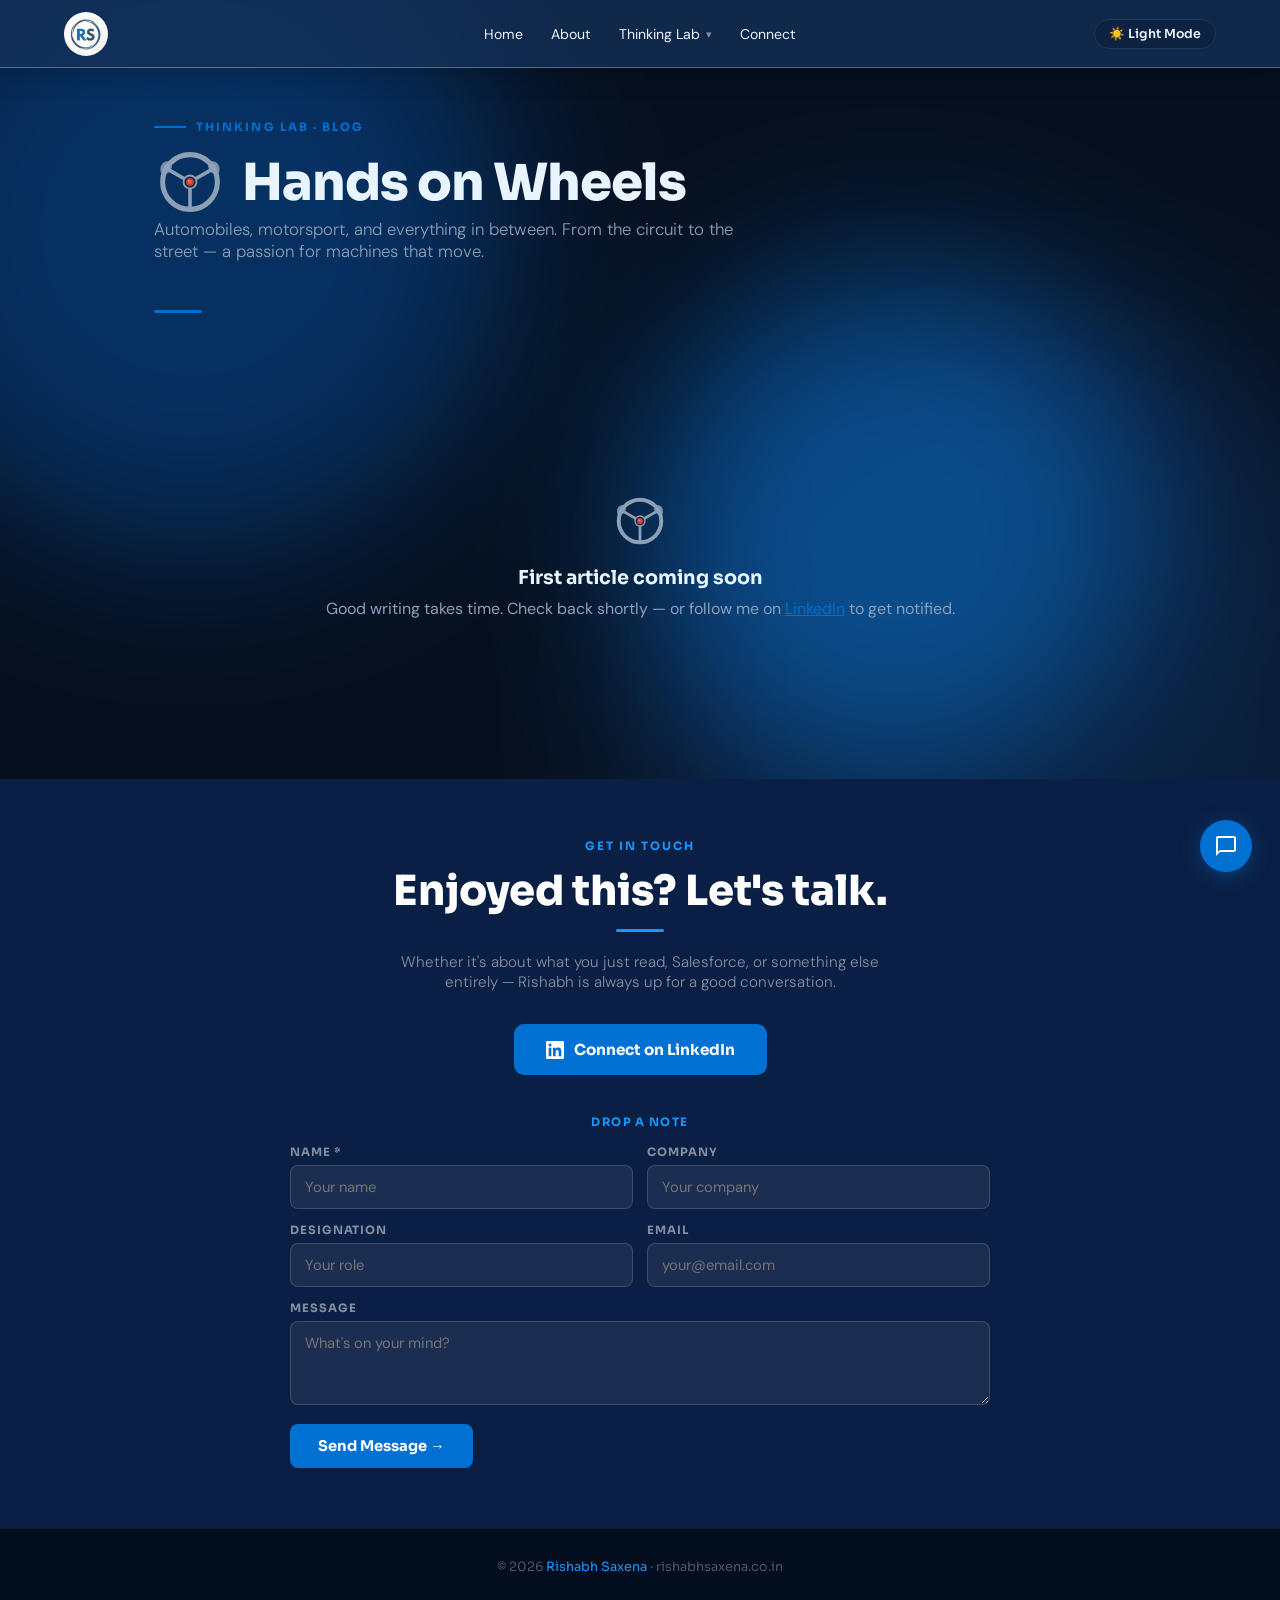
<file: hands-on-wheels.html>
<!DOCTYPE html>
<html lang="en" data-theme="light">
<head>
<meta charset="UTF-8">
<meta name="viewport" content="width=device-width, initial-scale=1.0">
  <link rel="stylesheet" href="/styles.css?v=2">
<title>Hands on Wheels · Rishabh Saxena</title>
<meta name="description" content="Automobiles, motorsport, and everything in between. From the circuit to the street — a passion for machines that move.">
  <!-- Open Graph -->
  <meta property="og:type"        content="website">
  <meta property="og:url"         content="https://rishabhsaxena.co.in/hands-on-wheels.html">
  <meta property="og:title"       content="Hands on Wheels · Rishabh Saxena">
  <meta property="og:description" content="Automobiles, motorsport, and everything in between. From the circuit to the street — a passion for machines that move.">
  <meta property="og:image"       content="https://rishabhsaxena.co.in/photo.png">
  <!-- Twitter Card -->
  <meta name="twitter:card"        content="summary_large_image">
  <meta name="twitter:title"       content="Hands on Wheels · Rishabh Saxena">
  <meta name="twitter:description" content="Automobiles, motorsport, and everything in between. From the circuit to the street — a passion for machines that move.">
  <meta name="twitter:image"       content="https://rishabhsaxena.co.in/photo.png">
<link rel="preconnect" href="https://fonts.googleapis.com">
<link href="https://fonts.googleapis.com/css2?family=Sora:wght@300;400;600;700;800&family=DM+Sans:ital,wght@0,300;0,400;0,500;1,300&display=swap" rel="stylesheet">
  <link rel="icon" href="/logo.png" type="image/png">
<style>
.page-hero { padding: 120px 5% 60px; max-width: 1100px; margin: 0 auto; }
.page-label { font-family: 'Sora', sans-serif; font-size: 0.72rem; font-weight: 700; letter-spacing: 0.18em; text-transform: uppercase; color: var(--sf-blue); margin-bottom: 12px; display: flex; align-items: center; gap: 10px; }
.page-label::before { content:''; display:block; width: 32px; height: 2px; background: var(--sf-blue); }
.page-title { font-family: 'Sora', sans-serif; font-size: clamp(2rem, 5vw, 3.2rem); font-weight: 800; letter-spacing: -0.02em; margin-bottom: 12px; }
.page-desc { color: var(--sf-subtext); font-size: 1.05rem; font-weight: 300; max-width: 600px; margin-bottom: 48px; }
.section-divider { width: 48px; height: 3px; background: var(--sf-blue); border-radius: 2px; margin-bottom: 40px; }
.articles-grid { max-width: 1100px; margin: 0 auto; padding: 0 5% 80px; display: grid; gap: 20px; }
.article-card {
  background: var(--sf-card); border: 1px solid var(--sf-border);
  border-radius: 14px; padding: 28px 32px;
  box-shadow: var(--shadow-card); transition: transform 0.2s, box-shadow 0.2s;
  display: flex; justify-content: space-between; align-items: center; gap: 20px;
  text-decoration: none; color: var(--sf-text);
}
.article-card:hover { transform: translateY(-3px); box-shadow: var(--shadow); border-color: var(--sf-blue); }
.article-info { flex: 1; }
.article-tag { font-family: 'Sora', sans-serif; font-size: 0.72rem; font-weight: 700; letter-spacing: 0.12em; text-transform: uppercase; color: var(--sf-blue); margin-bottom: 8px; }
.article-title { font-family: 'Sora', sans-serif; font-size: 1.05rem; font-weight: 700; margin-bottom: 8px; color: var(--sf-text); }
.article-desc { font-size: 0.9rem; color: var(--sf-subtext); font-weight: 300; }
.article-meta { font-family: 'Sora', sans-serif; font-size: 0.78rem; color: var(--sf-subtext); white-space: nowrap; }
.article-arrow { color: var(--sf-blue); font-size: 1.2rem; }
.empty-state { text-align: center; padding: 80px 20px; color: var(--sf-subtext); }
.empty-icon { font-size: 3rem; margin-bottom: 16px; display: flex; justify-content: center; }
.empty-title { font-family: 'Sora', sans-serif; font-size: 1.2rem; font-weight: 700; color: var(--sf-text); margin-bottom: 8px; }
footer { background: #020E1E; padding: 30px 5%; text-align: center; border-top: 1px solid rgba(255,255,255,0.05); }
footer p { color: rgba(255,255,255,0.3); font-size: 0.8rem; font-family: 'Sora', sans-serif; }
footer span { color: #1B96FF; }
@media (max-width: 768px) {
}
[data-theme="dark"] .nav-center.open { background: #132d56 !important; }
/* ── END NAV ── */
</style>
<style>
/* Bot Widget */
.ve-bubble {
  position: fixed;
  bottom: 28px; right: 28px;
  width: 52px; height: 52px;
  background: var(--sf-blue);
  border-radius: 50%;
  cursor: pointer;
  display: flex; align-items: center; justify-content: center;
  box-shadow: 0 4px 20px rgba(0,112,210,0.4);
  z-index: 9999;
  transition: transform 0.2s, box-shadow 0.2s;
}
.ve-bubble:hover { transform: scale(1.08); box-shadow: 0 6px 28px rgba(0,112,210,0.5); }
.ve-bubble svg { width: 24px; height: 24px; fill: white; }
.ve-bubble .ve-close { display: none; font-size: 1.4rem; color: white; line-height: 1; }
.ve-bubble.open .ve-icon { display: none; }
.ve-bubble.open .ve-close { display: block; }

.ve-window {
  position: fixed; bottom: 92px; right: 28px; width: 360px; max-height: 520px;
  background: var(--glass-bg); backdrop-filter: var(--blur-lg); -webkit-backdrop-filter: var(--blur-lg);
  border: 1px solid var(--glass-border); border-radius: 20px; box-shadow: var(--shadow-overlay);
  display: none; flex-direction: column; overflow: hidden; z-index: 9998;
  font-family: 'DM Sans', sans-serif;
  transform: translateY(20px); opacity: 0;
  transition: opacity 0.3s, transform 0.3s cubic-bezier(0.175, 0.885, 0.32, 1.275);
}
.ve-window.open { display: flex; transform: translateY(0); opacity: 1; }

.ve-header {
  background: linear-gradient(135deg, var(--sf-navy), #0a2a5e);
  padding: 16px 18px;
  display: flex; align-items: center; gap: 12px;
}
.ve-avatar {
  width: 38px; height: 38px;
  background: var(--sf-blue);
  border-radius: 50%;
  display: flex; align-items: center; justify-content: center;
  font-family: 'Sora', sans-serif;
  font-weight: 800; font-size: 0.85rem;
  color: white; flex-shrink: 0;
}
.ve-header-info { flex: 1; }
.ve-header-name {
  font-family: 'Sora', sans-serif;
  font-size: 0.88rem; font-weight: 700;
  color: white; margin-bottom: 2px;
}
.ve-header-status {
  font-size: 0.72rem; color: rgba(255,255,255,0.5);
  display: flex; align-items: center; gap: 5px;
}
.ve-status-dot {
  width: 6px; height: 6px;
  background: #4CAF50; border-radius: 50%;
}

.ve-messages {
  flex: 1; overflow-y: auto;
  padding: 16px;
  display: flex; flex-direction: column; gap: 10px;
  scroll-behavior: smooth;
}
.ve-messages::-webkit-scrollbar { width: 4px; }
.ve-messages::-webkit-scrollbar-track { background: transparent; }
.ve-messages::-webkit-scrollbar-thumb { background: var(--sf-border); border-radius: 4px; }

.ve-msg {
  max-width: 82%;
  padding: 10px 14px;
  border-radius: 14px;
  font-size: 0.88rem;
  line-height: 1.55;
  animation: ve-fadein 0.2s ease;
}
@keyframes ve-fadein { from { opacity: 0; transform: translateY(6px); } to { opacity: 1; transform: translateY(0); } }

.ve-msg.bot {
  background: var(--sf-tag-bg);
  color: var(--sf-text);
  border-bottom-left-radius: 4px;
  align-self: flex-start;
}
.ve-msg.user {
  background: var(--sf-blue);
  color: white;
  border-bottom-right-radius: 4px;
  align-self: flex-end;
}
.ve-typing {
  display: flex; align-items: center; gap: 4px;
  padding: 12px 14px;
  background: var(--sf-tag-bg);
  border-radius: 14px; border-bottom-left-radius: 4px;
  align-self: flex-start;
  animation: ve-fadein 0.2s ease;
}
.ve-typing span {
  width: 6px; height: 6px;
  background: var(--sf-subtext);
  border-radius: 50%;
  animation: ve-bounce 1.2s infinite;
}
.ve-typing span:nth-child(2) { animation-delay: 0.2s; }
.ve-typing span:nth-child(3) { animation-delay: 0.4s; }
@keyframes ve-bounce {
  0%, 60%, 100% { transform: translateY(0); }
  30% { transform: translateY(-5px); }
}

.ve-input-area {
  padding: 12px 14px;
  border-top: 1px solid var(--sf-border);
  display: flex; gap: 8px; align-items: center;
  background: var(--sf-card);
}
.ve-input {
  flex: 1;
  background: var(--sf-tag-bg);
  border: 1.5px solid var(--sf-border);
  border-radius: 10px;
  padding: 9px 13px;
  color: var(--sf-text);
  font-family: 'DM Sans', sans-serif;
  font-size: 0.88rem;
  outline: none;
  transition: border 0.2s;
  resize: none;
}
.ve-input:focus { border-color: var(--sf-blue); }
.ve-send {
  width: 36px; height: 36px;
  background: var(--sf-blue);
  border: none; border-radius: 10px;
  cursor: pointer;
  display: flex; align-items: center; justify-content: center;
  transition: background 0.2s, transform 0.1s;
  flex-shrink: 0;
}
.ve-send:hover { background: var(--sf-electric); transform: scale(1.05); }
.ve-send svg { width: 16px; height: 16px; fill: white; }

.ve-

@media (max-width: 480px) {
  .ve-window { width: calc(100vw - 32px); right: 16px; bottom: 80px; }
  .ve-bubble { bottom: 16px; right: 16px; }
}

.ve-footer {
  padding: 6px 14px 10px;
  text-align: center;
  font-size: 0.68rem;
  color: var(--sf-subtext);
  opacity: 0.6;
}
</style>
  <!-- Google Analytics -->
  <script async src="https://www.googletagmanager.com/gtag/js?id=G-WGYJHP2512"></script>
  <script>
    window.dataLayer = window.dataLayer || [];
    function gtag(){dataLayer.push(arguments);}
    gtag('js', new Date());
    gtag('config', 'G-WGYJHP2512');
  </script>
</head>
<body>

<!-- BACKGROUND EFFECT -->
<div class="glow-container">
  <div class="blob blob-1"></div>
  <div class="blob blob-2"></div>
  <div class="blob blob-3"></div>
</div>

<script>

</script>
<nav>
  <div class="nav-logo"><a href="/"><img src="/logo.png" alt="RS Logo" width="44" height="44"></a></div>
  <div class="nav-center" id="navCenter">
    <a href="/">Home</a>
    <a href="/about.html">About</a>
    <div class="nav-item" id="navThinkingLab">
      <a class="has-dropdown" onclick="toggleMobileDropdown(this)">Thinking Lab</a>
      <div class="dropdown" id="thinkingLabDropdown">
        <div style="font-size:0.68rem;font-family:'Sora',sans-serif;font-weight:700;letter-spacing:0.15em;text-transform:uppercase;color:var(--sf-blue);padding:8px 20px 4px;cursor:default;">Blog</div>
        <a href="/salesforce.html">☁️&nbsp; Salesforce</a>
        <a href="/hands-on-wrist.html"><svg id="watch-navwheels" viewBox="0 0 44 56" width="18" height="22" xmlns="http://www.w3.org/2000/svg" style="display:inline-block;vertical-align:middle;margin-right:8px;flex-shrink:0;"><rect x="14" y="1" width="16" height="9" rx="3" fill="var(--sf-subtext)" opacity="0.6"/><rect x="14" y="46" width="16" height="9" rx="3" fill="var(--sf-subtext)" opacity="0.6"/><circle cx="22" cy="28" r="17" fill="var(--sf-subtext)" opacity="0.25"/><circle cx="22" cy="28" r="14" fill="var(--watch-dial,#ffffff)"/><g id="watch-navwheels-hour"><line x1="22" y1="28" x2="22" y2="22" stroke="var(--sf-text,#0A1F44)" stroke-width="2.5" stroke-linecap="round"/></g><g id="watch-navwheels-min"><line x1="22" y1="28" x2="22" y2="17" stroke="var(--sf-text,#0A1F44)" stroke-width="1.5" stroke-linecap="round"/></g><circle cx="22" cy="28" r="1.8" fill="var(--sf-blue,#1B96FF)"/></svg> Hands on Wrist</a>
        <a href="/hands-on-wheels.html" style="color:var(--sf-blue);font-weight:700;"><svg viewBox="10 10 80 80" width="18" height="18" xmlns="http://www.w3.org/2000/svg" style="display:inline-block;vertical-align:middle;margin-right:8px;flex-shrink:0;"><circle cx="50" cy="50" r="38" fill="none" stroke="var(--sf-subtext)" stroke-width="7"/><line x1="50" y1="50" x2="17" y2="31" stroke="var(--sf-subtext)" stroke-width="5" stroke-linecap="round"/><line x1="50" y1="50" x2="83" y2="31" stroke="var(--sf-subtext)" stroke-width="5" stroke-linecap="round"/><line x1="50" y1="50" x2="50" y2="88" stroke="var(--sf-subtext)" stroke-width="5" stroke-linecap="round"/><circle cx="50" cy="50" r="9" fill="var(--sf-card,#fff)" stroke="var(--sf-subtext)" stroke-width="2.5"/><circle cx="50" cy="50" r="5.5" fill="#C0392B"/><circle cx="50" cy="50" r="3.5" fill="#E74C3C"/><path d="M10 38 Q7 30 12 24 Q17 19 23 23 Q26 26 24 32 Q22 37 17 39 Q13 40 10 38Z" fill="var(--sf-subtext)" opacity="0.85"/><path d="M90 38 Q93 30 88 24 Q83 19 77 23 Q74 26 76 32 Q78 37 83 39 Q87 40 90 38Z" fill="var(--sf-subtext)" opacity="0.85"/></svg> Hands on Wheels</a>
        <a href="/open-tabs.html"><svg viewBox="7 9 47 54" width="18" height="18" xmlns="http://www.w3.org/2000/svg" style="display:inline-block;vertical-align:middle;margin-right:8px;flex-shrink:0;"><rect x="8" y="10" width="38" height="48" rx="3" fill="var(--sf-subtext)" opacity="0.3" stroke="var(--sf-subtext)" stroke-width="2.5"/><rect x="5" y="16" width="6" height="4" rx="2" fill="none" stroke="var(--sf-subtext)" stroke-width="2.2"/><rect x="5" y="26" width="6" height="4" rx="2" fill="none" stroke="var(--sf-subtext)" stroke-width="2.2"/><rect x="5" y="36" width="6" height="4" rx="2" fill="none" stroke="var(--sf-subtext)" stroke-width="2.2"/><line x1="16" y1="22" x2="40" y2="22" stroke="var(--sf-subtext)" stroke-width="1.2" stroke-linecap="round" opacity="0.8"/><line x1="16" y1="30" x2="40" y2="30" stroke="var(--sf-subtext)" stroke-width="1.2" stroke-linecap="round" opacity="0.8"/><line x1="16" y1="38" x2="34" y2="38" stroke="var(--sf-subtext)" stroke-width="1.2" stroke-linecap="round" opacity="0.8"/><rect x="30" y="38" width="5" height="18" rx="2" fill="var(--sf-blue,#1B96FF)" transform="rotate(-35 32 46)"/><polygon points="0,0 4,0 2,5" fill="var(--sf-subtext)" transform="translate(37,51) rotate(-35)"/></svg> Open Tabs</a>
        <div style="height:1px;background:var(--sf-border);margin:6px 0;"></div>
        <div style="font-size:0.68rem;font-family:'Sora',sans-serif;font-weight:700;letter-spacing:0.15em;text-transform:uppercase;color:var(--sf-blue);padding:8px 20px 4px;cursor:default;">Projects</div>
        <a href="/in-the-making.html">🛠️&nbsp; In the Making</a>
      </div>
    </div>
    <a href="#connect">Connect</a>
  </div>
  <div class="nav-right">
    <button class="theme-toggle" onclick="toggleTheme()" id="themeBtn">🌙 Dark Mode</button>
    <button class="hamburger" onclick="toggleMenu()" aria-label="Menu">
      <span></span><span></span><span></span>
    </button>
  </div>
</nav>

<!-- MOBILE MENU -->
<div id="mobileMenuOverlay" style="display:none;position:fixed;top:68px;left:0;right:0;bottom:0;z-index:9998;background:var(--sf-card);border-top:1px solid var(--sf-border);overflow-y:auto;flex-direction:column;">
  <a href="/" style="display:block;padding:16px 24px;border-bottom:1px solid var(--sf-border);color:var(--sf-text);text-decoration:none;font-size:1rem;">Home</a>
  <a href="/about.html" style="display:block;padding:16px 24px;border-bottom:1px solid var(--sf-border);color:var(--sf-text);text-decoration:none;font-size:1rem;">About</a>
  <button onclick="toggleLabMenu()" style="width:100%;padding:16px 24px;border:none;border-bottom:1px solid var(--sf-border);background:none;color:var(--sf-text);font-size:1rem;text-align:left;cursor:pointer;display:flex;justify-content:space-between;align-items:center;font-family:inherit;">Thinking Lab <span>&#9662;</span></button>
  <div id="mobileLabMenu" style="display:none;background:var(--sf-light-bg);">
    <div style="font-size:0.68rem;font-family:'Sora',sans-serif;font-weight:700;letter-spacing:0.15em;text-transform:uppercase;color:var(--sf-blue);padding:10px 24px 4px 40px;">Blog</div>
    <a href="/salesforce.html" style="display:block;padding:12px 24px 12px 40px;border-bottom:1px solid var(--sf-border);color:var(--sf-text);text-decoration:none;font-size:0.9rem;">&#9729;&#65039;&nbsp; Salesforce</a>
    <a href="/hands-on-wrist.html" style="display:block;padding:12px 24px 12px 40px;border-bottom:1px solid var(--sf-border);color:var(--sf-text);text-decoration:none;font-size:0.9rem;"><svg id="watch-navwheels-mob" viewBox="0 0 44 56" width="18" height="22" xmlns="http://www.w3.org/2000/svg" style="display:inline-block;vertical-align:middle;margin-right:8px;flex-shrink:0;"><rect x="14" y="1" width="16" height="9" rx="3" fill="var(--sf-subtext)" opacity="0.6"/><rect x="14" y="46" width="16" height="9" rx="3" fill="var(--sf-subtext)" opacity="0.6"/><circle cx="22" cy="28" r="17" fill="var(--sf-subtext)" opacity="0.25"/><circle cx="22" cy="28" r="14" fill="var(--watch-dial,#ffffff)"/><g id="watch-navwheels-mob-hour"><line x1="22" y1="28" x2="22" y2="22" stroke="var(--sf-text,#0A1F44)" stroke-width="2.5" stroke-linecap="round"/></g><g id="watch-navwheels-mob-min"><line x1="22" y1="28" x2="22" y2="17" stroke="var(--sf-text,#0A1F44)" stroke-width="1.5" stroke-linecap="round"/></g><circle cx="22" cy="28" r="1.8" fill="var(--sf-blue,#1B96FF)"/></svg> Hands on Wrist</a>
    <a href="/hands-on-wheels.html" style="display:block;padding:12px 24px 12px 40px;border-bottom:1px solid var(--sf-border);color:var(--sf-blue);font-weight:700;text-decoration:none;font-size:0.9rem;"><svg viewBox="10 10 80 80" width="18" height="18" xmlns="http://www.w3.org/2000/svg" style="display:inline-block;vertical-align:middle;margin-right:8px;flex-shrink:0;"><circle cx="50" cy="50" r="38" fill="none" stroke="var(--sf-subtext)" stroke-width="7"/><line x1="50" y1="50" x2="17" y2="31" stroke="var(--sf-subtext)" stroke-width="5" stroke-linecap="round"/><line x1="50" y1="50" x2="83" y2="31" stroke="var(--sf-subtext)" stroke-width="5" stroke-linecap="round"/><line x1="50" y1="50" x2="50" y2="88" stroke="var(--sf-subtext)" stroke-width="5" stroke-linecap="round"/><circle cx="50" cy="50" r="9" fill="var(--sf-card,#fff)" stroke="var(--sf-subtext)" stroke-width="2.5"/><circle cx="50" cy="50" r="5.5" fill="#C0392B"/><circle cx="50" cy="50" r="3.5" fill="#E74C3C"/><path d="M10 38 Q7 30 12 24 Q17 19 23 23 Q26 26 24 32 Q22 37 17 39 Q13 40 10 38Z" fill="var(--sf-subtext)" opacity="0.85"/><path d="M90 38 Q93 30 88 24 Q83 19 77 23 Q74 26 76 32 Q78 37 83 39 Q87 40 90 38Z" fill="var(--sf-subtext)" opacity="0.85"/></svg> Hands on Wheels</a>
    <a href="/open-tabs.html" style="display:block;padding:12px 24px 12px 40px;border-bottom:1px solid var(--sf-border);color:var(--sf-text);text-decoration:none;font-size:0.9rem;"><svg viewBox="7 9 47 54" width="18" height="18" xmlns="http://www.w3.org/2000/svg" style="display:inline-block;vertical-align:middle;margin-right:8px;flex-shrink:0;"><rect x="8" y="10" width="38" height="48" rx="3" fill="var(--sf-subtext)" opacity="0.3" stroke="var(--sf-subtext)" stroke-width="2.5"/><rect x="5" y="16" width="6" height="4" rx="2" fill="none" stroke="var(--sf-subtext)" stroke-width="2.2"/><rect x="5" y="26" width="6" height="4" rx="2" fill="none" stroke="var(--sf-subtext)" stroke-width="2.2"/><rect x="5" y="36" width="6" height="4" rx="2" fill="none" stroke="var(--sf-subtext)" stroke-width="2.2"/><line x1="16" y1="22" x2="40" y2="22" stroke="var(--sf-subtext)" stroke-width="1.2" stroke-linecap="round" opacity="0.8"/><line x1="16" y1="30" x2="40" y2="30" stroke="var(--sf-subtext)" stroke-width="1.2" stroke-linecap="round" opacity="0.8"/><line x1="16" y1="38" x2="34" y2="38" stroke="var(--sf-subtext)" stroke-width="1.2" stroke-linecap="round" opacity="0.8"/><rect x="30" y="38" width="5" height="18" rx="2" fill="var(--sf-blue,#1B96FF)" transform="rotate(-35 32 46)"/><polygon points="0,0 4,0 2,5" fill="var(--sf-subtext)" transform="translate(37,51) rotate(-35)"/></svg> Open Tabs</a>
    <div style="height:1px;background:var(--sf-border);margin:4px 0;"></div>
    <div style="font-size:0.68rem;font-family:'Sora',sans-serif;font-weight:700;letter-spacing:0.15em;text-transform:uppercase;color:var(--sf-blue);padding:10px 24px 4px 40px;">Projects</div>
    <a href="/in-the-making.html" style="display:block;padding:12px 24px 12px 40px;border-bottom:1px solid var(--sf-border);color:var(--sf-text);text-decoration:none;font-size:0.9rem;">&#128736;&#65039;&nbsp; In the Making</a>
  </div>
  <a href="#connect" onclick="toggleMenu()" style="display:block;padding:16px 24px;border-bottom:1px solid var(--sf-border);color:var(--sf-text);text-decoration:none;font-size:1rem;">Connect</a>
</div>



<div class="page-hero">
  <div class="page-label">Thinking Lab · Blog</div>
  <div style="display:flex;align-items:center;gap:16px;margin-bottom:0;"><span style="line-height:1;"><svg xmlns="http://www.w3.org/2000/svg" viewBox="0 0 100 100" width="72" height="72" style="display:block;">
  <circle cx="50" cy="50" r="38" fill="none" stroke="var(--sf-subtext)" stroke-width="7" stroke-linecap="round"/>
  <line x1="50" y1="50" x2="17" y2="31" stroke="var(--sf-subtext)" stroke-width="5" stroke-linecap="round"/>
  <line x1="50" y1="50" x2="83" y2="31" stroke="var(--sf-subtext)" stroke-width="5" stroke-linecap="round"/>
  <line x1="50" y1="50" x2="50" y2="88" stroke="var(--sf-subtext)" stroke-width="5" stroke-linecap="round"/>
  <circle cx="50" cy="50" r="9" fill="var(--sf-card,#0F2847)" stroke="var(--sf-subtext)" stroke-width="2.5"/>
  <circle cx="50" cy="50" r="5.5" fill="#C0392B"/>
  <circle cx="50" cy="50" r="3.5" fill="#E74C3C"/>
  <circle cx="48.5" cy="48.5" r="1.2" fill="rgba(255,255,255,0.5)"/>
  <path d="M10 38 Q7 30 12 24 Q17 19 23 23 Q26 26 24 32 Q22 37 17 39 Q13 40 10 38Z" fill="var(--sf-subtext)" opacity="0.85"/>
  <line x1="13" y1="29" x2="16" y2="27" stroke="rgba(255,255,255,0.2)" stroke-width="1" stroke-linecap="round"/>
  <line x1="15" y1="33" x2="18" y2="31" stroke="rgba(255,255,255,0.2)" stroke-width="1" stroke-linecap="round"/>
  <path d="M90 38 Q93 30 88 24 Q83 19 77 23 Q74 26 76 32 Q78 37 83 39 Q87 40 90 38Z" fill="var(--sf-subtext)" opacity="0.85"/>
  <line x1="87" y1="29" x2="84" y2="27" stroke="rgba(255,255,255,0.2)" stroke-width="1" stroke-linecap="round"/>
  <line x1="85" y1="33" x2="82" y2="31" stroke="rgba(255,255,255,0.2)" stroke-width="1" stroke-linecap="round"/>
</svg></span><h1 class="page-title" style="margin-bottom:0;">Hands on Wheels</h1></div>
  <p class="page-desc">Automobiles, motorsport, and everything in between. From the circuit to the street — a passion for machines that move.</p>
  <div class="section-divider"></div>
</div>

<div class="articles-grid">
  <!-- ARTICLES GO HERE -->
  <!-- To add a new article, copy this block and fill in the details:
  <a href="YOUR_HASHNODE_LINK" target="_blank" class="article-card">
    <div class="article-info">
      <div class="article-tag">CATEGORY · DATE</div>
      <div class="article-title">Your Article Title</div>
      <div class="article-desc">A one line description of what the article is about.</div>
    </div>
    <div class="article-arrow">→</div>
  </a>
  -->
  <div class="empty-state">
    <div class="empty-icon"><svg xmlns="http://www.w3.org/2000/svg" viewBox="0 0 100 100" width="56" height="56" style="display:block;margin:0 auto;">
  <circle cx="50" cy="50" r="38" fill="none" stroke="var(--sf-subtext)" stroke-width="7" stroke-linecap="round"/>
  <line x1="50" y1="50" x2="17" y2="31" stroke="var(--sf-subtext)" stroke-width="5" stroke-linecap="round"/>
  <line x1="50" y1="50" x2="83" y2="31" stroke="var(--sf-subtext)" stroke-width="5" stroke-linecap="round"/>
  <line x1="50" y1="50" x2="50" y2="88" stroke="var(--sf-subtext)" stroke-width="5" stroke-linecap="round"/>
  <circle cx="50" cy="50" r="9" fill="var(--sf-card,#0F2847)" stroke="var(--sf-subtext)" stroke-width="2.5"/>
  <circle cx="50" cy="50" r="5.5" fill="#C0392B"/>
  <circle cx="50" cy="50" r="3.5" fill="#E74C3C"/>
  <circle cx="48.5" cy="48.5" r="1.2" fill="rgba(255,255,255,0.5)"/>
  <path d="M10 38 Q7 30 12 24 Q17 19 23 23 Q26 26 24 32 Q22 37 17 39 Q13 40 10 38Z" fill="var(--sf-subtext)" opacity="0.85"/>
  <path d="M90 38 Q93 30 88 24 Q83 19 77 23 Q74 26 76 32 Q78 37 83 39 Q87 40 90 38Z" fill="var(--sf-subtext)" opacity="0.85"/>
</svg></div>
    <div class="empty-title">First article coming soon</div>
    <p>Good writing takes time. Check back shortly — or follow me on <a href="https://www.linkedin.com/in/rishabh0201/" style="color:var(--sf-blue);">LinkedIn</a> to get notified.</p>
  </div>
</div>


<!-- CONTACT STRIP -->
<section id="connect" style="background:var(--sf-navy);padding:60px 5%;">
  <div style="max-width:700px;margin:0 auto;text-align:center;">
    <div style="font-family:'Sora',sans-serif;font-size:0.72rem;font-weight:700;letter-spacing:0.18em;text-transform:uppercase;color:var(--sf-electric);margin-bottom:12px;">Get In Touch</div>
    <h2 style="font-family:'Sora',sans-serif;font-size:clamp(1.8rem,4vw,2.6rem);font-weight:800;color:#fff;margin-bottom:12px;">Enjoyed this? Let's talk.</h2>
    <div style="width:48px;height:3px;background:var(--sf-electric);border-radius:2px;margin:0 auto 20px;"></div>
    <p style="color:rgba(255,255,255,0.5);font-size:0.95rem;font-weight:300;max-width:480px;margin:0 auto 32px;">Whether it's about what you just read, Salesforce, or something else entirely — Rishabh is always up for a good conversation.</p>
    <div style="display:flex;gap:16px;justify-content:center;flex-wrap:wrap;margin-bottom:40px;">
      <a href="https://www.linkedin.com/in/rishabh0201/" target="_blank" style="display:inline-flex;align-items:center;gap:10px;background:var(--sf-blue);color:white;padding:16px 32px;border-radius:10px;text-decoration:none;font-family:'Sora',sans-serif;font-weight:700;font-size:0.95rem;min-width:220px;justify-content:center;">
        <svg width="18" height="18" viewBox="0 0 24 24" fill="currentColor"><path d="M20.447 20.452h-3.554v-5.569c0-1.328-.027-3.037-1.852-3.037-1.853 0-2.136 1.445-2.136 2.939v5.667H9.351V9h3.414v1.561h.046c.477-.9 1.637-1.85 3.37-1.85 3.601 0 4.267 2.37 4.267 5.455v6.286zM5.337 7.433c-1.144 0-2.063-.926-2.063-2.065 0-1.138.92-2.063 2.063-2.063 1.14 0 2.064.925 2.064 2.063 0 1.139-.925 2.065-2.064 2.065zm1.782 13.019H3.555V9h3.564v11.452zM22.225 0H1.771C.792 0 0 .774 0 1.729v20.542C0 23.227.792 24 1.771 24h20.451C23.2 24 24 23.227 24 22.271V1.729C24 .774 23.2 0 22.222 0h.003z"/></svg>
        Connect on LinkedIn
      </a>
    </div>
    <!-- Embedded Google Form -->
        <!-- Native Form -->
    <div style="font-family:'Sora',sans-serif;font-size:0.72rem;font-weight:700;letter-spacing:0.12em;text-transform:uppercase;color:var(--sf-electric);margin-bottom:16px;">Drop a Note</div>

    <div id="formSuccess-shiftit" style="display:none;background:rgba(27,150,255,0.1);border:1px solid rgba(27,150,255,0.3);border-radius:12px;padding:24px;text-align:center;margin-bottom:24px;">
      <div style="font-size:2rem;margin-bottom:8px;">✅</div>
      <div style="font-family:'Sora',sans-serif;font-weight:700;color:#fff;margin-bottom:4px;">Message received!</div>
      <div style="color:rgba(255,255,255,0.5);font-size:0.9rem;">I'll get back to you soon.</div>
    </div>

    <form id="contactForm-shiftit" style="display:flex;flex-direction:column;gap:14px;text-align:left;">
      <div style="display:grid;grid-template-columns:1fr 1fr;gap:14px;">
        <div>
          <label style="font-family:'Sora',sans-serif;font-size:0.72rem;font-weight:700;letter-spacing:0.08em;text-transform:uppercase;color:rgba(255,255,255,0.5);display:block;margin-bottom:6px;">Name *</label>
          <input type="text" id="shiftit-name" required placeholder="Your name"
            style="width:100%;padding:11px 14px;background:rgba(255,255,255,0.07);border:1.5px solid rgba(255,255,255,0.15);border-radius:8px;color:#fff;font-family:'DM Sans',sans-serif;font-size:0.92rem;outline:none;"
            onfocus="this.style.borderColor='var(--sf-electric)'" onblur="this.style.borderColor='rgba(255,255,255,0.15)'">
        </div>
        <div>
          <label style="font-family:'Sora',sans-serif;font-size:0.72rem;font-weight:700;letter-spacing:0.08em;text-transform:uppercase;color:rgba(255,255,255,0.5);display:block;margin-bottom:6px;">Company</label>
          <input type="text" id="shiftit-company" placeholder="Your company"
            style="width:100%;padding:11px 14px;background:rgba(255,255,255,0.07);border:1.5px solid rgba(255,255,255,0.15);border-radius:8px;color:#fff;font-family:'DM Sans',sans-serif;font-size:0.92rem;outline:none;"
            onfocus="this.style.borderColor='var(--sf-electric)'" onblur="this.style.borderColor='rgba(255,255,255,0.15)'">
        </div>
      </div>
      <div style="display:grid;grid-template-columns:1fr 1fr;gap:14px;">
        <div>
          <label style="font-family:'Sora',sans-serif;font-size:0.72rem;font-weight:700;letter-spacing:0.08em;text-transform:uppercase;color:rgba(255,255,255,0.5);display:block;margin-bottom:6px;">Designation</label>
          <input type="text" id="shiftit-designation" placeholder="Your role"
            style="width:100%;padding:11px 14px;background:rgba(255,255,255,0.07);border:1.5px solid rgba(255,255,255,0.15);border-radius:8px;color:#fff;font-family:'DM Sans',sans-serif;font-size:0.92rem;outline:none;"
            onfocus="this.style.borderColor='var(--sf-electric)'" onblur="this.style.borderColor='rgba(255,255,255,0.15)'">
        </div>
        <div>
          <label style="font-family:'Sora',sans-serif;font-size:0.72rem;font-weight:700;letter-spacing:0.08em;text-transform:uppercase;color:rgba(255,255,255,0.5);display:block;margin-bottom:6px;">Email</label>
          <input type="text" id="shiftit-linkedin" placeholder="your@email.com"
            style="width:100%;padding:11px 14px;background:rgba(255,255,255,0.07);border:1.5px solid rgba(255,255,255,0.15);border-radius:8px;color:#fff;font-family:'DM Sans',sans-serif;font-size:0.92rem;outline:none;"
            onfocus="this.style.borderColor='var(--sf-electric)'" onblur="this.style.borderColor='rgba(255,255,255,0.15)'">
        </div>
      </div>
      <div>
        <label style="font-family:'Sora',sans-serif;font-size:0.72rem;font-weight:700;letter-spacing:0.08em;text-transform:uppercase;color:rgba(255,255,255,0.5);display:block;margin-bottom:6px;">Message</label>
        <textarea id="shiftit-message" rows="3" placeholder="What's on your mind?"
          style="width:100%;padding:11px 14px;background:rgba(255,255,255,0.07);border:1.5px solid rgba(255,255,255,0.15);border-radius:8px;color:#fff;font-family:'DM Sans',sans-serif;font-size:0.92rem;outline:none;resize:vertical;"
          onfocus="this.style.borderColor='var(--sf-electric)'" onblur="this.style.borderColor='rgba(255,255,255,0.15)'"></textarea>
      </div>
      <!-- Honeypot -->
      <div style="position:absolute;left:-9999px;opacity:0;pointer-events:none;" aria-hidden="true">
        <input type="text" id="shiftit-website" name="website" tabindex="-1" autocomplete="off">
      </div>
      <button type="submit" id="btn-shiftit"
        style="background:var(--sf-blue);color:white;border:none;padding:13px 28px;border-radius:8px;font-family:'Sora',sans-serif;font-weight:700;font-size:0.92rem;cursor:pointer;align-self:flex-start;">
        Send Message →
      </button>
    </form>

    <script>
document.addEventListener('DOMContentLoaded', function() {
  var _el = document.getElementById('contactForm-shiftit');
  if (!_el) return;
  document.getElementById('contactForm-shiftit').addEventListener('submit', async function(e) {
      e.preventDefault();
      const btn = document.getElementById('btn-shiftit');
      btn.textContent = 'Sending...';
      btn.disabled = true;
      const payload = {
        name: document.getElementById('shiftit-name').value,
        company: document.getElementById('shiftit-company').value,
        designation: document.getElementById('shiftit-designation').value,
        linkedin: document.getElementById('shiftit-linkedin').value,
        message: document.getElementById('shiftit-message').value,
        source: 'Hands on Wheels Blog'
      };
      try {
        await fetch('https://script.google.com/macros/s/AKfycbwNtyPDWl2dRPmwKRNRx0tMKQoTx5d-vHt4hRVBNMUWwN7jLrjh-xyH7fxuO8T6aP4/exec', {
          method: 'POST', mode: 'no-cors',
          headers: {'Content-Type': 'application/json'},
          body: JSON.stringify(payload)
        });
        document.getElementById('contactForm-shiftit').style.display = 'none';
        document.getElementById('formSuccess-shiftit').style.display = 'block';
      } catch(err) {
        btn.textContent = 'Send Message →';
        btn.disabled = false;
      }
    });
});
</script>
  </section>

<footer>
  <p>© 2026 <span>Rishabh Saxena</span> · rishabhsaxena.co.in</p>
</footer>

<script>
function getRand(key) {
  const arr = R[key];
  if (!rIdx[key]) rIdx[key] = 0;
  const r = arr[rIdx[key] % arr.length];
  rIdx[key]++;
  return r;
}

function match(text) {
  const t = text.toLowerCase();
  let best = null, bestScore = 0;
  for (const entry of K) {
    for (const kw of entry.keys) {
      // Use word boundary matching - keyword must appear as whole word
      const re = new RegExp('(^|[\\s,?.!\'\"-])' + kw.replace(/[.*+?^${}()|[\]\\]/g, '\\$&') + '($|[\\s,?.!\'\"-])', 'i');
      if (re.test(t) || (kw.length > 4 && t.includes(kw))) {
        if (kw.length > bestScore) {
          bestScore = kw.length;
          best = entry.res;
        }
      }
    }
  }
  return best || 'fallback';
}

// ── UI ──────────────────────────────────────────────────────────────
function veToggle() {
  veOpen = !veOpen;
  document.getElementById('veBubble').classList.toggle('open', veOpen);
  document.getElementById('veWindow').classList.toggle('open', veOpen);
  if (veOpen && !veStarted) {
    veStarted = true;
    const returning = localStorage.getItem('ve_visited');
    localStorage.setItem('ve_visited', '1');
    setTimeout(() => {
      addMsg(returning ? getRand('returning') : getRand('greeting'), 'bot');
    }, 400);
  }
  if (veOpen) document.getElementById('veInput').focus();
}

function addMsg(text, who) {
  const el = document.createElement('div');
  el.className = 've-msg ' + who;
  el.textContent = text;
  document.getElementById('veMessages').appendChild(el);
  scrollBot();
}

function showTyping() {
  const el = document.createElement('div');
  el.className = 've-typing';
  el.id = 'veTyping';
  el.innerHTML = '<span></span><span></span><span></span>';
  document.getElementById('veMessages').appendChild(el);
  scrollBot();
  return el;
}

function scrollBot() {
  const m = document.getElementById('veMessages');
  m.scrollTop = m.scrollHeight;
}

let fallbackCount = 0;

function typeMsg(text, who) {
  var hasForm = text.indexOf('||FORM||') !== -1;
  var cleanText = text.replace('||FORM||', '').trim();
  var el = document.createElement('div');
  el.className = 've-msg ' + who;
  el.textContent = '';
  document.getElementById('veMessages').appendChild(el);
  scrollBot();
  var i = 0;
  var speed = 18;
  function tick() {
    if (i < cleanText.length) {
      el.textContent += cleanText[i++];
      scrollBot();
      setTimeout(tick, speed);
    } else if (hasForm) {
      var formDiv = document.createElement('div');
      formDiv.innerHTML = '<div style="margin-top:10px;"><div style="font-size:0.82rem;margin-bottom:8px;color:var(--sf-text);font-weight:600;">Drop your details and Rishabh will get back to you:</div><input id="vfName2" placeholder="Your name" style="width:100%;margin-bottom:6px;padding:7px 10px;border-radius:7px;border:1.5px solid var(--sf-border);background:var(--sf-tag-bg);color:var(--sf-text);font-size:0.82rem;outline:none;font-family:DM Sans,sans-serif;"><input id="vfEmail2" type="email" placeholder="your@email.com" style="width:100%;margin-bottom:6px;padding:7px 10px;border-radius:7px;border:1.5px solid var(--sf-border);background:var(--sf-tag-bg);color:var(--sf-text);font-size:0.82rem;outline:none;font-family:DM Sans,sans-serif;"><input id="vfMsg2" placeholder="Your question or message" style="width:100%;margin-bottom:7px;padding:7px 10px;border-radius:7px;border:1.5px solid var(--sf-border);background:var(--sf-tag-bg);color:var(--sf-text);font-size:0.82rem;outline:none;font-family:DM Sans,sans-serif;"><button onclick="submitInlineForm()" style="background:var(--sf-blue);color:white;border:none;padding:7px 16px;border-radius:7px;font-family:Sora,sans-serif;font-weight:700;font-size:0.8rem;cursor:pointer;width:100%;">Send to Rishabh →</button></div>';
      el.appendChild(formDiv);
      scrollBot();
    }
  }
  tick();
}

function showMiniForm() {
  const existing = document.getElementById('veMiniForm');
  if (existing) return;
  const el = document.createElement('div');
  el.id = 'veMiniForm';
  el.className = 've-msg bot';
  el.style.maxWidth = '100%';
  el.innerHTML = '<div style="font-size:0.82rem;margin-bottom:10px;color:var(--sf-text);">Leave your details and Rishabh will get back to you directly:</div>' +
    '<input id="vfName" placeholder="Your name" style="width:100%;margin-bottom:7px;padding:7px 10px;border-radius:7px;border:1.5px solid var(--sf-border);background:var(--sf-tag-bg);color:var(--sf-text);font-size:0.82rem;outline:none;font-family:DM Sans,sans-serif;">' +
    '<input id="vfMsg" placeholder="Your question or message" style="width:100%;margin-bottom:7px;padding:7px 10px;border-radius:7px;border:1.5px solid var(--sf-border);background:var(--sf-tag-bg);color:var(--sf-text);font-size:0.82rem;outline:none;font-family:DM Sans,sans-serif;">' +
    '<button onclick="submitMiniForm()" style="background:var(--sf-blue);color:white;border:none;padding:7px 16px;border-radius:7px;font-family:Sora,sans-serif;font-weight:700;font-size:0.8rem;cursor:pointer;width:100%;">Send to Rishabh →</button>';
  document.getElementById('veMessages').appendChild(el);
  scrollBot();
}

function submitMiniForm() {
  const name = document.getElementById('vfName').value.trim();
  const msg = document.getElementById('vfMsg').value.trim();
  if (!name || !msg) { return; }
  const payload = { name, message: msg, source: 'Virtual Executive Bot', company: '', designation: '', linkedin: '' };
  fetch('https://script.google.com/macros/s/AKfycbwNtyPDWl2dRPmwKRNRx0tMKQoTx5d-vHt4hRVBNMUWwN7jLrjh-xyH7fxuO8T6aP4/exec', {
    method: 'POST', mode: 'no-cors',
    headers: { 'Content-Type': 'application/json' },
    body: JSON.stringify(payload)
  });
  document.getElementById('veMiniForm').innerHTML = '<div style="text-align:center;padding:8px 0;">✅ Sent! Rishabh will be in touch.</div>';
  fallbackCount = 0;
}

function veSend() {
  const input = document.getElementById('veInput');
  const text = input.value.trim();
  if (!text) return;
  input.value = '';
  addMsg(text, 'user');
  const typing = showTyping();
  const key = match(text);
  if (key === 'fallback') fallbackCount++;
  // Thinking delay: 600-900ms feels natural
  const delay = 600 + Math.random() * 300;
  setTimeout(() => {
    typing.remove();
    typeMsg(getRand(key), 'bot');
    if (fallbackCount >= 2) {
      setTimeout(showMiniForm, 800);
      fallbackCount = 0;
    }
  }, delay);
}

window.veToggle = veToggle;
window.veSend = veSend;
window.submitMiniForm = submitMiniForm;

function submitInlineForm() {
  var n = document.getElementById('vfName2');
  var e = document.getElementById('vfEmail2');
  var m = document.getElementById('vfMsg2');
  if (!n || !m || !n.value.trim() || !m.value.trim()) return;
  fetch('https://script.google.com/macros/s/AKfycbwNtyPDWl2dRPmwKRNRx0tMKQoTx5d-vHt4hRVBNMUWwN7jLrjh-xyH7fxuO8T6aP4/exec', {
    method: 'POST', mode: 'no-cors',
    headers: { 'Content-Type': 'application/json' },
    body: JSON.stringify({ name: n.value.trim(), linkedin: e ? e.value.trim() : '', message: m.value.trim(), source: 'VE Fallback Inline', company: '', designation: '' })
  });
  var btn = document.querySelector('[onclick="submitInlineForm()"]');
  if (btn) btn.closest('div').innerHTML = '<div style="text-align:center;padding:6px 0;">✅ Sent! Rishabh will be in touch.</div>';
}
window.submitInlineForm = submitInlineForm;



</script>

<script>
(function() {
  function getIST() {
    var now = new Date();
    var utc = now.getTime() + now.getTimezoneOffset() * 60000;
    return new Date(utc + 19800000);
  }
  function updateClocks() {
    var ist = getIST();
    var h = ist.getHours() % 12;
    var m = ist.getMinutes();
    var s = ist.getSeconds();
    var hourDeg   = (h * 30) + (m * 0.5);
    var minuteDeg = (m * 6) + (s * 0.1);
    var secDeg    = s * 6;
    document.querySelectorAll('[id$="-hour"]').forEach(function(el) {
      el.setAttribute('transform', 'rotate(' + hourDeg + ' 22 28)');
    });
    document.querySelectorAll('[id$="-min"]').forEach(function(el) {
      el.setAttribute('transform', 'rotate(' + minuteDeg + ' 22 28)');
    });
    document.querySelectorAll('[id$="-sec"]').forEach(function(el) {
      el.setAttribute('transform', 'rotate(' + secDeg + ' 22 28)');
    });
  }
  window.updateClocks = updateClocks;
  updateClocks();
  setInterval(updateClocks, 1000);
})();
</script>



<script>
function toggleTheme() {
  var html = document.documentElement;
  var isDark = html.getAttribute("data-theme") === "dark";
  html.setAttribute("data-theme", isDark ? "light" : "dark");
  var _tb1 = document.getElementById("themeBtn"); if(_tb1) _tb1.textContent = isDark ? "🌙 Dark Mode" : "☀️ Light Mode";
  localStorage.setItem("theme", isDark ? "light" : "dark");
}
(function() {
  var saved = localStorage.getItem("theme") || "dark";
  document.documentElement.setAttribute("data-theme", saved);
  var btn = document.getElementById("themeBtn");
  if (btn) btn.textContent = saved === "dark" ? "☀️ Light Mode" : "🌙 Dark Mode"; 
})();
function toggleMenu() {
  var m = document.getElementById('mobileMenuOverlay');
  if (!m) return;
  var isOpen = m.style.display === 'flex';
  m.style.display = isOpen ? 'none' : 'flex';
}
function toggleLabMenu() {
  var m = document.getElementById('mobileLabMenu');
  if (m) m.style.display = m.style.display === 'block' ? 'none' : 'block';
}
function toggleMobileDropdown(el) {
  if (window.innerWidth <= 768) {
    var d = el.nextElementSibling;
    d.classList.toggle("open");
    if (window.updateClocks) window.updateClocks();
  }
}
(function() {
  var item = document.getElementById("navThinkingLab");
  var dropdown = document.getElementById("thinkingLabDropdown");
  if (!item || !dropdown) return;
  var timer;
  item.addEventListener("mouseenter", function() {
    clearTimeout(timer); dropdown.classList.add("open");
    if (window.updateClocks) window.updateClocks();
  });
  item.addEventListener("mouseleave", function() {
    timer = setTimeout(function() { dropdown.classList.remove("open"); }, 600);
  });
  dropdown.addEventListener("mouseenter", function() { clearTimeout(timer); });
  dropdown.addEventListener("mouseleave", function() {
    timer = setTimeout(function() { dropdown.classList.remove("open"); }, 600);
  });
})();
document.addEventListener("DOMContentLoaded", function() {
  document.querySelectorAll(".nav-center > a, .dropdown a").forEach(function(a) {
    a.addEventListener("click", function() {
      var _m=document.getElementById("mobileMenuOverlay"); if(_m) _m.style.display="none";
    });
  });
});
</script>
<div class="ve-bubble" id="veBubble" onclick="veToggle()">
  <svg class="ve-icon" viewBox="0 0 24 24" xmlns="http://www.w3.org/2000/svg">
    <path d="M20 2H4c-1.1 0-2 .9-2 2v18l4-4h14c1.1 0 2-.9 2-2V4c0-1.1-.9-2-2-2zm0 14H6l-2 2V4h16v12z"/>
  </svg>
  <span class="ve-close">✕</span>
</div>

<div class="ve-window" id="veWindow">
  <div class="ve-header">
    <div class="ve-avatar">VE</div>
    <div class="ve-header-info">
      <div class="ve-header-name">Virtual Executive</div>
      <div class="ve-header-status"><span class="ve-status-dot"></span> Rishabh's assistant · Always on</div>
    </div>
  </div>
  <div class="ve-messages" id="veMessages"></div>
  <div class="ve-input-area">
    <input class="ve-input" id="veInput" type="text" placeholder="Ask me anything..." maxlength="300" onkeydown="if(event.key==='Enter')veSend()">
    <button class="ve-send" onclick="veSend()">
      <svg viewBox="0 0 24 24"><path d="M2.01 21L23 12 2.01 3 2 10l15 2-15 2z"/></svg>
    </button>
  </div>
  <div class="ve-footer">Powered by Rishabh Saxena · rishabhsaxena.co.in</div>
</div>

<script>
(function() {

// ── RESPONSE LIBRARY ──────────────────────────────────────────────
const R = {
  greeting: [
    "Hey there! I'm the Virtual Executive — Rishabh's digital assistant. Whether you're here to learn about his work, explore the blog, or just say hello — I've got you. What's on your mind?",
    "Hello! Good to have you here. I'm the Virtual Executive, and I know quite a bit about Rishabh and his work. What would you like to know?",
    "Hi! I'm VE — Virtual Executive. Think of me as Rishabh's always-on assistant. Ask me anything."
  ],
  who: [
    "Rishabh Saxena is a Salesforce Consultant with a decade in the ecosystem — 5x certified, and currently part of Salesforce's own Professional Services team in India. Before that, he's done presales and consulting at LTIMindtree, Brillio, and TCS. He's also an MBA from Great Lakes, a motorsport enthusiast, and a watch collector. Quite a range, I know.",
    "Rishabh is a Salesforce Consultant — part of the India PS GTM team. He owns end-to-end presales for Data Cloud, Marketing Cloud, and RCG Cloud. A decade in the Salesforce ecosystem, 5 certifications, and a genuine belief that most implementations fail not because of bad tech, but because the original problem gets lost. That's the gap he works in."
  ],
  salesforce: [
    "Rishabh has been in the Salesforce ecosystem for a decade — across development, presales, consulting, and now engagement management. He's worked across Sales Cloud, Service Cloud, Data Cloud, Marketing Cloud, RCG Cloud, Experience Cloud, and CMS. Currently at Salesforce itself, managing the PS India GTM for Data Cloud, Marketing Cloud, and RCG Cloud.",
    "Salesforce is Rishabh's core domain. He's 5x certified — Data Cloud Consultant, AI Associate, Sales Cloud Consultant, Administrator, and Platform Developer I. He's been a developer, a presales consultant, and now a Salesforce Consultant. He understands the full lifecycle — from discovery to delivery.",
    "If you're looking for Salesforce expertise — Rishabh's been living and breathing it since 2016. He's particularly strong in presales, discovery, and making sure the right problem gets solved before a single line of config is written."
  ],
  datacloud: [
    "Data Cloud is one of Rishabh's current focus areas at Salesforce PS India. He's owned the Data Cloud deal pipeline and has a Data Cloud Consultant certification. If you have specific questions about Data Cloud engagements or implementations, he'd be the right person to talk to.",
  ],
  marketingcloud: [
    "Marketing Cloud is another key area Rishabh covers in his current role at Salesforce PS India. He's managed the Marketing Cloud deal pipeline end-to-end — from discovery and proposals to SOW structuring.",
  ],
  presales: [
    "Presales is where Rishabh has spent a significant part of his career — at TCS, Brillio, LTIMindtree, and now Salesforce. He's run RFP/RFI responses, built proposals, written SOWs, created staffing models, and supported oral defenses. He's also built reusable content repositories to scale presales efficiency.",
    "Rishabh's presales experience spans the full cycle — qualifying opportunities, running discovery, crafting solution narratives, building commercial structures, and closing. He's done this across EMEA and APAC for some of the largest Salesforce partners in India."
  ],
  certs: [
    "Rishabh holds 5 Salesforce certifications: Data Cloud Consultant (2024), AI Associate (2024), Sales Cloud Consultant (2020), Administrator (2020), and Platform Developer I (2016). He also holds SAFe Agilist and a Microsoft Partner Sales Bootcamp certification.",
    "Five Salesforce certifications — Data Cloud Consultant, AI Associate, Sales Cloud Consultant, Administrator, and Platform Developer I. Plus SAFe Agilist for good measure. He's been collecting them since 2016."
  ],
  experience: [
    "Rishabh's career spans Salesforce PS (current), LTIMindtree, Brillio Technologies, and TCS — with an MBA sabbatical from Great Lakes Institute of Management in between. That's 9+ years across development, presales, consulting, and engagement management.",
    "The journey: TCS (2016–2021) as a Salesforce Developer turned Presales Consultant, with an MBA break in 2018–19. Then Brillio (2021–2022), LTIMindtree (2022–2023), and now Salesforce Professional Services since July 2023."
  ],
  tcs: [
    "Rishabh started his career at TCS in 2016 as a Salesforce Developer — led a team of three, reduced daily incidents from 100+ to under 30, and then transitioned to Presales. He drove Salesforce business expansion in the EMEA region before leaving in 2021. He also took an MBA sabbatical during his TCS tenure."
  ],
  mba: [
    "Rishabh did his MBA from Great Lakes Institute of Management, Chennai — a one-year intensive in Marketing and AI & Machine Learning. His thesis was on the effect of nostalgia on consumer buying behaviour. He took a sabbatical from TCS for this and returned as a Presales Consultant.",
  ],
  watchit: [
    "WatchIt is Rishabh's horology blog — perspectives on watches, craft, and what it means to appreciate something built to last. It's not a review site. It's more about the stories behind what we wear on our wrists. First article coming soon.",
    "If you're into watches, Hands on Wrist is worth bookmarking. It's Rishabh's take on horology — the craft, the history, the obsession. He's been collecting and following the watch world seriously. Head over to rishabhsaxena.co.in/hands-on-wrist.html."
  ],
  shiftit: [
    "Hands on Wheels is the automobiles and motorsport section of Rishabh's blog. He's been a Track and Flag Marshal with the Indian Motorsport Marshals Club, attended the Formula 1 Indian Grand Prix in 2013 and Bharat MotoGP 2023, and has been following MRF and JK Tyre championships since 2013. Expect passionate writing.",
    "Hands on Wheels covers cars, motorsport, and everything in between. Rishabh is deeply into this — not as a casual fan but as someone who's been on the circuit as a marshal. Check it out at rishabhsaxena.co.in/hands-on-wheels.html."
  ],
  blog: [
    "The Thinking Lab is Rishabh's blog — three sections: Salesforce (implementations, presales, strategy), WatchIt (horology and watches), and ShiftIt (automobiles and motorsport). Content is coming — follow him on LinkedIn to stay updated.",
    "Three blogs, one person. Salesforce at rishabhsaxena.co.in/salesforce.html, WatchIt at /hands-on-wrist.html, and ShiftIt at /hands-on-wheels.html. All part of the Thinking Lab."
  ],
  motorsport: [
    "Rishabh has been involved in Indian motorsport since 2013 — attended the F1 Indian Grand Prix, the Bharat MotoGP 2023, and has been a continuous participant in MRF and JK Tyre National Racing Championships as a Track and Flag Marshal with the Indian Motorsport Marshals Club.",
  ],
  collaborate: [
    "If you're thinking about working with Rishabh — whether it's a Salesforce engagement, a presales challenge, or a consulting conversation — the best way to start is by dropping a note via the contact form on this page, or connecting on LinkedIn at linkedin.com/in/rishabh0201.",
    "Rishabh is open to the right conversations — Salesforce implementations, presales strategy, or just a good professional discussion. Use the contact form below or reach out on LinkedIn."
  ],
  contact: [
    "You can reach Rishabh on LinkedIn at linkedin.com/in/rishabh0201, or drop a note using the contact form at the bottom of this page — just fill in your email and he'll get back to you directly.",
    "Best way to get in touch — LinkedIn at linkedin.com/in/rishabh0201, or the contact form at the bottom of this page. Leave your email and he'll come back to you."
  ],
  compliment: [
    "That's kind of you to say — I'll pass it along to Rishabh. He'd appreciate hearing that.",
    "Glad you think so! If you'd like to connect with Rishabh directly, the contact form at the bottom works well.",
    "Thank you — Rishabh has put a lot of thought into this. If something resonated, he'd love to hear about it."
  ],
  linkedin: [
    "Rishabh is active on LinkedIn at linkedin.com/in/rishabh0201. Best place to follow his professional updates, articles, and to connect directly."
  ],
  apps: [
    "Rishabh is currently working on a few tools under the 'In the Making' section of his site — simple apps built around everyday problems, the kind that make you wonder why they don't already exist. Nothing to announce just yet, but worth watching. You can follow him on LinkedIn at linkedin.com/in/rishabh0201 for updates.",
    "The 'In the Making' section on this site hints at what's coming — a few tools Rishabh is quietly building. He's not ready to announce specifics yet, but if you have a problem you'd like solved, the contact form below is a good place to share it. It might just influence what he builds next."
  ],
  job: [
    "Rishabh is always open to interesting conversations — but the best way to explore if there's a fit is to share a bit more about the role and what you're looking to solve. Drop the details via the contact form below and he'll reach out if the timing feels right.",
    "Rishabh isn't actively looking, but the right opportunity has a way of making itself known. If you think there's something worth discussing, share the role details and what makes it interesting — he'll take a look and connect if it resonates.",
    "Rishabh believes in having the right conversations at the right time. If you have something specific in mind, share the details via the contact form below — company, role, what you're solving for. He'll be in touch if the stars align."
  ],
  contentidea: [
    "That's actually really helpful to know — Rishabh is always thinking about what to write or build next. Could you share a bit more? Is this about a Salesforce challenge, a watch you're curious about, a car or motorsport topic, or something else entirely? Drop it in the contact form below and he'll factor it into what he builds next.",
    "Ideas from real people are worth more than anything Rishabh could come up with in isolation. If you've got a specific topic, problem, or question you'd love to see covered — share it via the contact form. It might just become his next article or app.",
    "Noted — and genuinely appreciated. The best content comes from real problems. Share the specifics via the contact form below and Rishabh will keep it in mind for future articles, tools, or apps."
  ],
  fallback: [
    "That's a bit outside my coverage — but I don't want to leave you hanging. ||FORM||",
    "Hmm, I didn't quite catch that. I cover Rishabh's work, Salesforce, the blog, watches, motorsport, and how to connect. Drop it here and he'll get back to you: ||FORM||",
    "I want to be helpful, but I'm not sure I have the right answer for this one. Share it directly here and he'll get back to you: ||FORM||"
  ],
  returning: [
    "Welcome back! Good to see you again. What would you like to know this time?",
    "You're back! Happy to help again. What's on your mind?"
  ]
};

// ── KEYWORD MAP ────────────────────────────────────────────────────
const K = [
  { keys: ['hi','hello','hey','howdy','sup','good morning','good evening','good afternoon','greetings','hiya','yo'], res: 'greeting' },
  { keys: ['who is','who are','about rishabh','introduce','tell me about','about you','what do you do','background','yourself'], res: 'who' },
  { keys: ['salesforce','crm','cloud','sfdc','sf ','lightning','apex','visualforce','flow','lwc'], res: 'salesforce' },
  { keys: ['data cloud','cdp','customer data'], res: 'datacloud' },
  { keys: ['marketing cloud','mc ','pardot','email studio','journey builder'], res: 'marketingcloud' },
  { keys: ['presales','pre-sales','rfp','rfi','proposal','sow','pitch','demo','poc','estimate','staffing'], res: 'presales' },
  { keys: ['certif','certified','credential','badge','exam','qualification'], res: 'certs' },
  { keys: ['experience','career','worked','journey','years','professional'], res: 'experience' },
  { keys: ['tcs','tata','consultancy','ltimindtree','lti','brillio'], res: 'tcs' },
  { keys: ['mba','great lakes','masters','education','university','degree','college'], res: 'mba' },
  { keys: ['hands on wrist','watch','horology','timepiece','wristwatch','rolex','omega','seiko','horolog'], res: 'watchit' },
  { keys: ['hands on wheels','car','automobile','motorsport','racing','f1','formula','motogp','moto gp','circuit','marshal','track','jk tyre','mrf'], res: 'shiftit' },
  { keys: ['blog','article','post','write','thinking lab','read','content','publish'], res: 'blog' },
  { keys: ['hire','collaborate','work together','engage','consulting','freelance','opportunity','project','partnership'], res: 'collaborate' },
  { keys: ['contact','reach','email','connect','message','talk','meet','call','get in touch','linkedin'], res: 'contact' },
  { keys: ['linkedin'], res: 'linkedin' },
  { keys: ['app','apps','tool','tools','build','building','in the making','product','side project'], res: 'apps' },
  { keys: ['open to work','looking for job','job opportunity','hiring','recruit','position','role','opening','new role','career opportunity','job change','switch job','switching','exploring opportunities'], res: 'job' },
  { keys: ['write about','cover topic','content idea','suggest topic','what should','next article','next app','build something','problem i face','challenge i have','would love to read','idea for','struggling with','pain point'], res: 'contentidea' },
  { keys: ['great','impressive','amazing','love','nice','good work','well done','awesome','brilliant','excellent','interesting','cool'], res: 'compliment' },
];

// ── STATE ──────────────────────────────────────────────────────────
let veOpen = false;
let veStarted = false;
let rIdx = {};

function getRand(key) {
  const arr = R[key];
  if (!rIdx[key]) rIdx[key] = 0;
  const r = arr[rIdx[key] % arr.length];
  rIdx[key]++;
  return r;
}

function match(text) {
  const t = text.toLowerCase();
  let best = null, bestScore = 0;
  for (const entry of K) {
    for (const kw of entry.keys) {
      // Use word boundary matching - keyword must appear as whole word
      const re = new RegExp('(^|[\\s,?.!\'\"-])' + kw.replace(/[.*+?^${}()|[\]\\]/g, '\\$&') + '($|[\\s,?.!\'\"-])', 'i');
      if (re.test(t) || (kw.length > 4 && t.includes(kw))) {
        if (kw.length > bestScore) {
          bestScore = kw.length;
          best = entry.res;
        }
      }
    }
  }
  return best || 'fallback';
}

// ── UI ──────────────────────────────────────────────────────────────
function veToggle() {
  veOpen = !veOpen;
  document.getElementById('veBubble').classList.toggle('open', veOpen);
  document.getElementById('veWindow').classList.toggle('open', veOpen);
  if (veOpen && !veStarted) {
    veStarted = true;
    const returning = localStorage.getItem('ve_visited');
    localStorage.setItem('ve_visited', '1');
    setTimeout(() => {
      addMsg(returning ? getRand('returning') : getRand('greeting'), 'bot');
    }, 400);
  }
  if (veOpen) document.getElementById('veInput').focus();
}

function addMsg(text, who) {
  const el = document.createElement('div');
  el.className = 've-msg ' + who;
  el.textContent = text;
  document.getElementById('veMessages').appendChild(el);
  scrollBot();
}

function showTyping() {
  const el = document.createElement('div');
  el.className = 've-typing';
  el.id = 'veTyping';
  el.innerHTML = '<span></span><span></span><span></span>';
  document.getElementById('veMessages').appendChild(el);
  scrollBot();
  return el;
}

function scrollBot() {
  const m = document.getElementById('veMessages');
  m.scrollTop = m.scrollHeight;
}

let fallbackCount = 0;

function typeMsg(text, who) {
  var hasForm = text.indexOf('||FORM||') !== -1;
  var cleanText = text.replace('||FORM||', '').trim();
  var el = document.createElement('div');
  el.className = 've-msg ' + who;
  el.textContent = '';
  document.getElementById('veMessages').appendChild(el);
  scrollBot();
  var i = 0;
  var speed = 18;
  function tick() {
    if (i < cleanText.length) {
      el.textContent += cleanText[i++];
      scrollBot();
      setTimeout(tick, speed);
    } else if (hasForm) {
      var formDiv = document.createElement('div');
      formDiv.innerHTML = '<div style="margin-top:10px;"><div style="font-size:0.82rem;margin-bottom:8px;color:var(--sf-text);font-weight:600;">Drop your details and Rishabh will get back to you:</div><input id="vfName2" placeholder="Your name" style="width:100%;margin-bottom:6px;padding:7px 10px;border-radius:7px;border:1.5px solid var(--sf-border);background:var(--sf-tag-bg);color:var(--sf-text);font-size:0.82rem;outline:none;font-family:DM Sans,sans-serif;"><input id="vfEmail2" type="email" placeholder="your@email.com" style="width:100%;margin-bottom:6px;padding:7px 10px;border-radius:7px;border:1.5px solid var(--sf-border);background:var(--sf-tag-bg);color:var(--sf-text);font-size:0.82rem;outline:none;font-family:DM Sans,sans-serif;"><input id="vfMsg2" placeholder="Your question or message" style="width:100%;margin-bottom:7px;padding:7px 10px;border-radius:7px;border:1.5px solid var(--sf-border);background:var(--sf-tag-bg);color:var(--sf-text);font-size:0.82rem;outline:none;font-family:DM Sans,sans-serif;"><button onclick="submitInlineForm()" style="background:var(--sf-blue);color:white;border:none;padding:7px 16px;border-radius:7px;font-family:Sora,sans-serif;font-weight:700;font-size:0.8rem;cursor:pointer;width:100%;">Send to Rishabh →</button></div>';
      el.appendChild(formDiv);
      scrollBot();
    }
  }
  tick();
}

function showMiniForm() {
  const existing = document.getElementById('veMiniForm');
  if (existing) return;
  const el = document.createElement('div');
  el.id = 'veMiniForm';
  el.className = 've-msg bot';
  el.style.maxWidth = '100%';
  el.innerHTML = '<div style="font-size:0.82rem;margin-bottom:10px;color:var(--sf-text);">Leave your details and Rishabh will get back to you directly:</div>' +
    '<input id="vfName" placeholder="Your name" style="width:100%;margin-bottom:7px;padding:7px 10px;border-radius:7px;border:1.5px solid var(--sf-border);background:var(--sf-tag-bg);color:var(--sf-text);font-size:0.82rem;outline:none;font-family:DM Sans,sans-serif;">' +
    '<input id="vfMsg" placeholder="Your question or message" style="width:100%;margin-bottom:7px;padding:7px 10px;border-radius:7px;border:1.5px solid var(--sf-border);background:var(--sf-tag-bg);color:var(--sf-text);font-size:0.82rem;outline:none;font-family:DM Sans,sans-serif;">' +
    '<button onclick="submitMiniForm()" style="background:var(--sf-blue);color:white;border:none;padding:7px 16px;border-radius:7px;font-family:Sora,sans-serif;font-weight:700;font-size:0.8rem;cursor:pointer;width:100%;">Send to Rishabh →</button>';
  document.getElementById('veMessages').appendChild(el);
  scrollBot();
}

function submitMiniForm() {
  const name = document.getElementById('vfName').value.trim();
  const msg = document.getElementById('vfMsg').value.trim();
  if (!name || !msg) { return; }
  const payload = { name, message: msg, source: 'Virtual Executive Bot', company: '', designation: '', linkedin: '' };
  fetch('https://script.google.com/macros/s/AKfycbwNtyPDWl2dRPmwKRNRx0tMKQoTx5d-vHt4hRVBNMUWwN7jLrjh-xyH7fxuO8T6aP4/exec', {
    method: 'POST', mode: 'no-cors',
    headers: { 'Content-Type': 'application/json' },
    body: JSON.stringify(payload)
  });
  document.getElementById('veMiniForm').innerHTML = '<div style="text-align:center;padding:8px 0;">✅ Sent! Rishabh will be in touch.</div>';
  fallbackCount = 0;
}

function veSend() {
  const input = document.getElementById('veInput');
  const text = input.value.trim();
  if (!text) return;
  input.value = '';
  addMsg(text, 'user');
  const typing = showTyping();
  const key = match(text);
  if (key === 'fallback') fallbackCount++;
  // Thinking delay: 600-900ms feels natural
  const delay = 600 + Math.random() * 300;
  setTimeout(() => {
    typing.remove();
    typeMsg(getRand(key), 'bot');
    if (fallbackCount >= 2) {
      setTimeout(showMiniForm, 800);
      fallbackCount = 0;
    }
  }, delay);
}

window.veToggle = veToggle;
window.veSend = veSend;
window.submitMiniForm = submitMiniForm;

function submitInlineForm() {
  var n = document.getElementById('vfName2');
  var e = document.getElementById('vfEmail2');
  var m = document.getElementById('vfMsg2');
  if (!n || !m || !n.value.trim() || !m.value.trim()) return;
  fetch('https://script.google.com/macros/s/AKfycbwNtyPDWl2dRPmwKRNRx0tMKQoTx5d-vHt4hRVBNMUWwN7jLrjh-xyH7fxuO8T6aP4/exec', {
    method: 'POST', mode: 'no-cors',
    headers: { 'Content-Type': 'application/json' },
    body: JSON.stringify({ name: n.value.trim(), linkedin: e ? e.value.trim() : '', message: m.value.trim(), source: 'VE Fallback Inline', company: '', designation: '' })
  });
  var btn = document.querySelector('[onclick="submitInlineForm()"]');
  if (btn) btn.closest('div').innerHTML = '<div style="text-align:center;padding:6px 0;">✅ Sent! Rishabh will be in touch.</div>';
}
window.submitInlineForm = submitInlineForm;


})();
</script>





<script>
(function() {
  function getIST() {
    var now = new Date();
    var utc = now.getTime() + now.getTimezoneOffset() * 60000;
    return new Date(utc + 19800000);
  }
  function updateClocks() {
    var ist = getIST();
    var h = ist.getHours() % 12;
    var m = ist.getMinutes();
    var s = ist.getSeconds();
    var hourDeg   = (h * 30) + (m * 0.5);
    var minuteDeg = (m * 6) + (s * 0.1);
    var secDeg    = s * 6;
    document.querySelectorAll('[id$="-hour"]').forEach(function(el) {
      el.setAttribute('transform', 'rotate(' + hourDeg + ' 22 28)');
    });
    document.querySelectorAll('[id$="-min"]').forEach(function(el) {
      el.setAttribute('transform', 'rotate(' + minuteDeg + ' 22 28)');
    });
    document.querySelectorAll('[id$="-sec"]').forEach(function(el) {
      el.setAttribute('transform', 'rotate(' + secDeg + ' 22 28)');
    });
  }
  window.updateClocks = updateClocks;
  updateClocks();
  setInterval(updateClocks, 1000);
})();
</script>




<script>
function toggleTheme() {
  var html = document.documentElement;
  var isDark = html.getAttribute("data-theme") === "dark";
  html.setAttribute("data-theme", isDark ? "light" : "dark");
  var _tb1 = document.getElementById("themeBtn"); if(_tb1) _tb1.textContent = isDark ? "🌙 Dark Mode" : "☀️ Light Mode";
  localStorage.setItem("theme", isDark ? "light" : "dark");
}
(function() {
  var saved = localStorage.getItem("theme") || "dark";
  document.documentElement.setAttribute("data-theme", saved);
  var btn = document.getElementById("themeBtn");
  if (btn) btn.textContent = saved === "dark" ? "☀️ Light Mode" : "🌙 Dark Mode"; 
})();
function toggleMenu() {
  var m = document.getElementById('mobileMenuOverlay');
  if (!m) return;
  var isOpen = m.style.display === 'flex';
  m.style.display = isOpen ? 'none' : 'flex';
}
function toggleLabMenu() {
  var m = document.getElementById('mobileLabMenu');
  if (m) m.style.display = m.style.display === 'block' ? 'none' : 'block';
}
function toggleMobileDropdown(el) {
  if (window.innerWidth <= 768) {
    var d = el.nextElementSibling;
    d.classList.toggle("open");
    if (window.updateClocks) window.updateClocks();
  }
}
(function() {
  var item = document.getElementById("navThinkingLab");
  var dropdown = document.getElementById("thinkingLabDropdown");
  if (!item || !dropdown) return;
  var timer;
  item.addEventListener("mouseenter", function() {
    clearTimeout(timer); dropdown.classList.add("open");
    if (window.updateClocks) window.updateClocks();
  });
  item.addEventListener("mouseleave", function() {
    timer = setTimeout(function() { dropdown.classList.remove("open"); }, 600);
  });
  dropdown.addEventListener("mouseenter", function() { clearTimeout(timer); });
  dropdown.addEventListener("mouseleave", function() {
    timer = setTimeout(function() { dropdown.classList.remove("open"); }, 600);
  });
})();
document.addEventListener("DOMContentLoaded", function() {
  document.querySelectorAll(".nav-center > a, .dropdown a").forEach(function(a) {
    a.addEventListener("click", function() {
      var _m=document.getElementById("mobileMenuOverlay"); if(_m) _m.style.display="none";
    });
  });
});
</script>
</body>
</html>
</file>
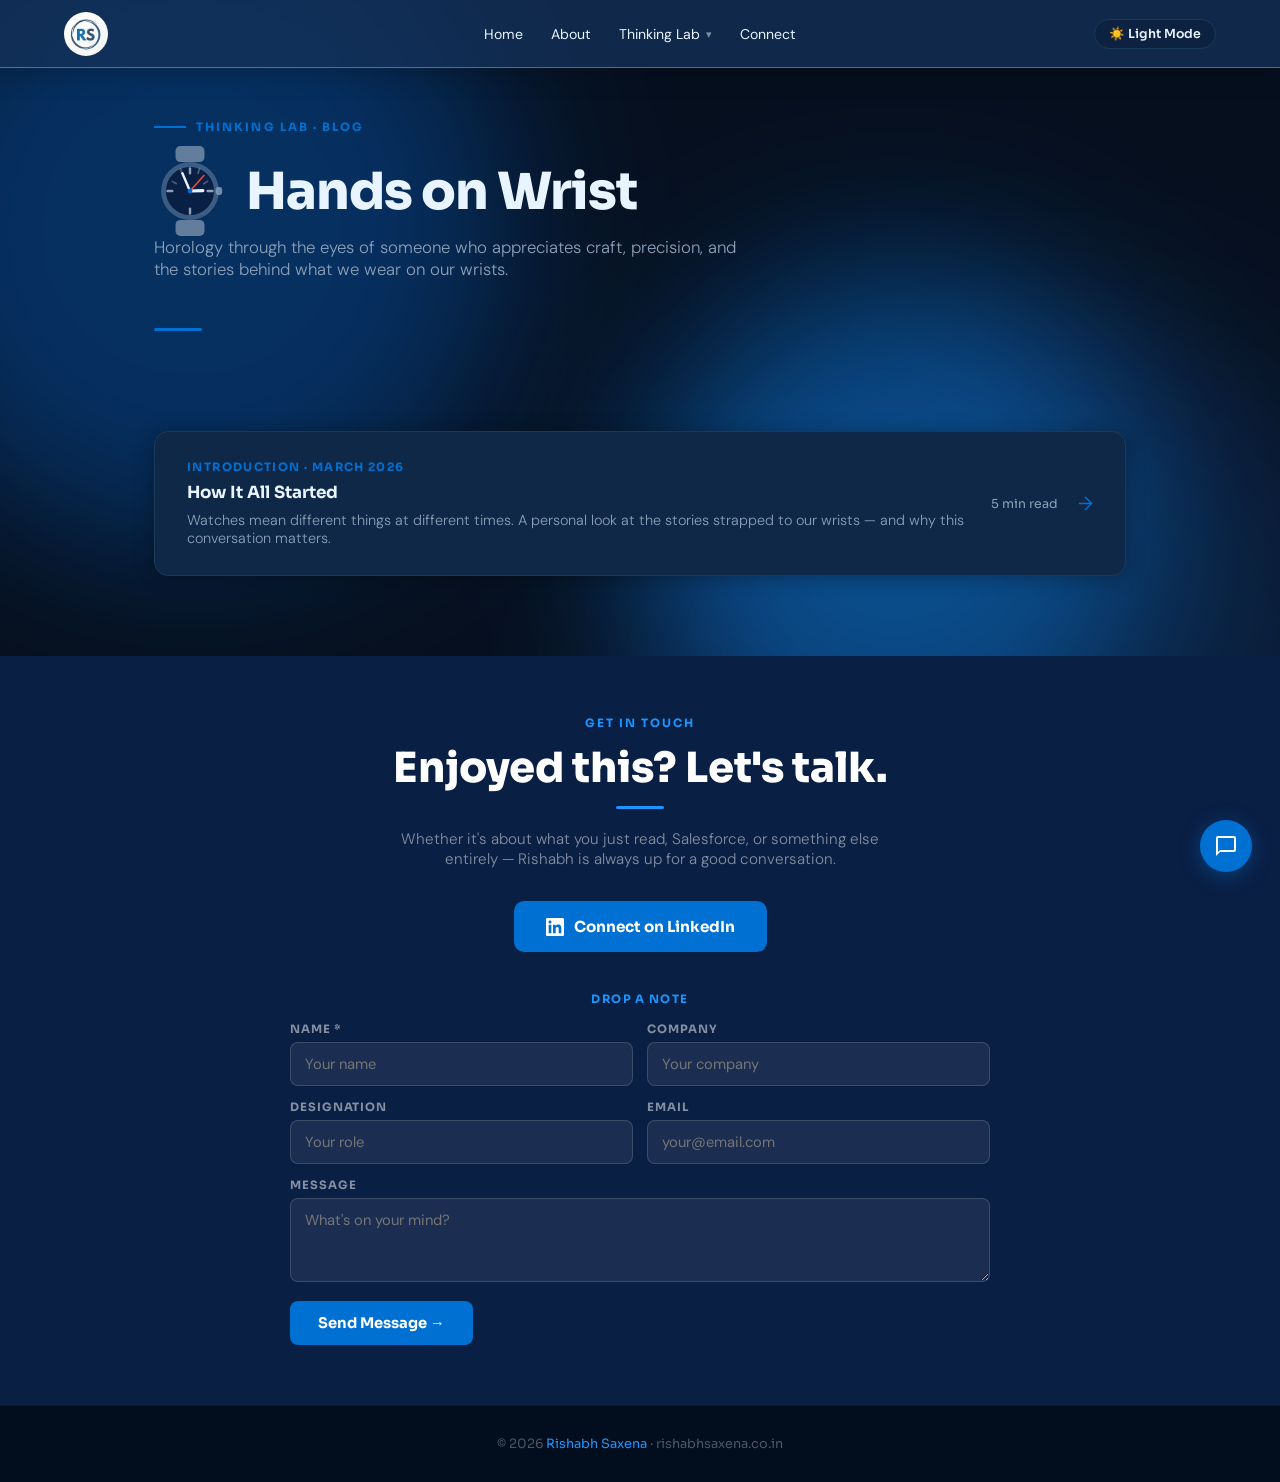
<file: hands-on-wrist.html>
<!DOCTYPE html>
<html lang="en" data-theme="light">
<head>
<meta charset="UTF-8">
<meta name="viewport" content="width=device-width, initial-scale=1.0">
  <link rel="stylesheet" href="/styles.css?v=2">
<title>Hands on Wrist · Rishabh Saxena</title>
<meta name="description" content="Horology through the eyes of someone who appreciates craft, precision, and the stories behind what we wear on our wrists.">
  <!-- Open Graph -->
  <meta property="og:type"        content="website">
  <meta property="og:url"         content="https://rishabhsaxena.co.in/hands-on-wrist.html">
  <meta property="og:title"       content="Hands on Wrist · Rishabh Saxena">
  <meta property="og:description" content="Horology through the eyes of someone who appreciates craft, precision, and the stories behind what we wear on our wrists.">
  <meta property="og:image"       content="https://rishabhsaxena.co.in/photo.png">
  <!-- Twitter Card -->
  <meta name="twitter:card"        content="summary_large_image">
  <meta name="twitter:title"       content="Hands on Wrist · Rishabh Saxena">
  <meta name="twitter:description" content="Horology through the eyes of someone who appreciates craft, precision, and the stories behind what we wear on our wrists.">
  <meta name="twitter:image"       content="https://rishabhsaxena.co.in/photo.png">
<link rel="preconnect" href="https://fonts.googleapis.com">
<link href="https://fonts.googleapis.com/css2?family=Sora:wght@300;400;600;700;800&family=DM+Sans:ital,wght@0,300;0,400;0,500;1,300&display=swap" rel="stylesheet">
  <link rel="icon" href="/logo.png" type="image/png">
<style>
.page-hero { padding: 120px 5% 60px; max-width: 1100px; margin: 0 auto; }
.page-label { font-family: 'Sora', sans-serif; font-size: 0.72rem; font-weight: 700; letter-spacing: 0.18em; text-transform: uppercase; color: var(--sf-blue); margin-bottom: 12px; display: flex; align-items: center; gap: 10px; }
.page-label::before { content:''; display:block; width: 32px; height: 2px; background: var(--sf-blue); }
.page-title { font-family: 'Sora', sans-serif; font-size: clamp(2rem, 5vw, 3.2rem); font-weight: 800; letter-spacing: -0.02em; margin-bottom: 12px; }
.page-desc { color: var(--sf-subtext); font-size: 1.05rem; font-weight: 300; max-width: 600px; margin-bottom: 48px; }
.section-divider { width: 48px; height: 3px; background: var(--sf-blue); border-radius: 2px; margin-bottom: 40px; }
.articles-grid { max-width: 1100px; margin: 0 auto; padding: 0 5% 80px; display: grid; gap: 20px; }
.article-card {
  background: var(--sf-card); border: 1px solid var(--sf-border);
  border-radius: 14px; padding: 28px 32px;
  box-shadow: var(--shadow-card); transition: transform 0.2s, box-shadow 0.2s;
  display: flex; justify-content: space-between; align-items: center; gap: 20px;
  text-decoration: none; color: var(--sf-text);
}
.article-card:hover { transform: translateY(-3px); box-shadow: var(--shadow); border-color: var(--sf-blue); }
.article-info { flex: 1; }
.article-tag { font-family: 'Sora', sans-serif; font-size: 0.72rem; font-weight: 700; letter-spacing: 0.12em; text-transform: uppercase; color: var(--sf-blue); margin-bottom: 8px; }
.article-title { font-family: 'Sora', sans-serif; font-size: 1.05rem; font-weight: 700; margin-bottom: 8px; color: var(--sf-text); }
.article-desc { font-size: 0.9rem; color: var(--sf-subtext); font-weight: 300; }
.article-meta { font-family: 'Sora', sans-serif; font-size: 0.78rem; color: var(--sf-subtext); white-space: nowrap; }
.article-arrow { color: var(--sf-blue); font-size: 1.2rem; }
.empty-state { text-align: center; padding: 80px 20px; color: var(--sf-subtext); }
.empty-icon { font-size: 3rem; margin-bottom: 16px; display: flex; justify-content: center; }
.empty-title { font-family: 'Sora', sans-serif; font-size: 1.2rem; font-weight: 700; color: var(--sf-text); margin-bottom: 8px; }
footer { background: #020E1E; padding: 30px 5%; text-align: center; border-top: 1px solid rgba(255,255,255,0.05); }
footer p { color: rgba(255,255,255,0.3); font-size: 0.8rem; font-family: 'Sora', sans-serif; }
footer span { color: #1B96FF; }
@media (max-width: 768px) {
}
[data-theme="dark"] .nav-center.open { background: #132d56 !important; }
/* ── END NAV ── */
</style>
<style>
/* Bot Widget */
.ve-bubble {
  position: fixed;
  bottom: 28px; right: 28px;
  width: 52px; height: 52px;
  background: var(--sf-blue);
  border-radius: 50%;
  cursor: pointer;
  display: flex; align-items: center; justify-content: center;
  box-shadow: 0 4px 20px rgba(0,112,210,0.4);
  z-index: 9999;
  transition: transform 0.2s, box-shadow 0.2s;
}
.ve-bubble:hover { transform: scale(1.08); box-shadow: 0 6px 28px rgba(0,112,210,0.5); }
.ve-bubble svg { width: 24px; height: 24px; fill: white; }
.ve-bubble .ve-close { display: none; font-size: 1.4rem; color: white; line-height: 1; }
.ve-bubble.open .ve-icon { display: none; }
.ve-bubble.open .ve-close { display: block; }

.ve-window {
  position: fixed; bottom: 92px; right: 28px; width: 360px; max-height: 520px;
  background: var(--glass-bg); backdrop-filter: var(--blur-lg); -webkit-backdrop-filter: var(--blur-lg);
  border: 1px solid var(--glass-border); border-radius: 20px; box-shadow: var(--shadow-overlay);
  display: none; flex-direction: column; overflow: hidden; z-index: 9998;
  font-family: 'DM Sans', sans-serif;
  transform: translateY(20px); opacity: 0;
  transition: opacity 0.3s, transform 0.3s cubic-bezier(0.175, 0.885, 0.32, 1.275);
}
.ve-window.open { display: flex; transform: translateY(0); opacity: 1; }

.ve-header {
  background: linear-gradient(135deg, var(--sf-navy), #0a2a5e);
  padding: 16px 18px;
  display: flex; align-items: center; gap: 12px;
}
.ve-avatar {
  width: 38px; height: 38px;
  background: var(--sf-blue);
  border-radius: 50%;
  display: flex; align-items: center; justify-content: center;
  font-family: 'Sora', sans-serif;
  font-weight: 800; font-size: 0.85rem;
  color: white; flex-shrink: 0;
}
.ve-header-info { flex: 1; }
.ve-header-name {
  font-family: 'Sora', sans-serif;
  font-size: 0.88rem; font-weight: 700;
  color: white; margin-bottom: 2px;
}
.ve-header-status {
  font-size: 0.72rem; color: rgba(255,255,255,0.5);
  display: flex; align-items: center; gap: 5px;
}
.ve-status-dot {
  width: 6px; height: 6px;
  background: #4CAF50; border-radius: 50%;
}

.ve-messages {
  flex: 1; overflow-y: auto;
  padding: 16px;
  display: flex; flex-direction: column; gap: 10px;
  scroll-behavior: smooth;
}
.ve-messages::-webkit-scrollbar { width: 4px; }
.ve-messages::-webkit-scrollbar-track { background: transparent; }
.ve-messages::-webkit-scrollbar-thumb { background: var(--sf-border); border-radius: 4px; }

.ve-msg {
  max-width: 82%;
  padding: 10px 14px;
  border-radius: 14px;
  font-size: 0.88rem;
  line-height: 1.55;
  animation: ve-fadein 0.2s ease;
}
@keyframes ve-fadein { from { opacity: 0; transform: translateY(6px); } to { opacity: 1; transform: translateY(0); } }

.ve-msg.bot {
  background: var(--sf-tag-bg);
  color: var(--sf-text);
  border-bottom-left-radius: 4px;
  align-self: flex-start;
}
.ve-msg.user {
  background: var(--sf-blue);
  color: white;
  border-bottom-right-radius: 4px;
  align-self: flex-end;
}
.ve-typing {
  display: flex; align-items: center; gap: 4px;
  padding: 12px 14px;
  background: var(--sf-tag-bg);
  border-radius: 14px; border-bottom-left-radius: 4px;
  align-self: flex-start;
  animation: ve-fadein 0.2s ease;
}
.ve-typing span {
  width: 6px; height: 6px;
  background: var(--sf-subtext);
  border-radius: 50%;
  animation: ve-bounce 1.2s infinite;
}
.ve-typing span:nth-child(2) { animation-delay: 0.2s; }
.ve-typing span:nth-child(3) { animation-delay: 0.4s; }
@keyframes ve-bounce {
  0%, 60%, 100% { transform: translateY(0); }
  30% { transform: translateY(-5px); }
}

.ve-input-area {
  padding: 12px 14px;
  border-top: 1px solid var(--sf-border);
  display: flex; gap: 8px; align-items: center;
  background: var(--sf-card);
}
.ve-input {
  flex: 1;
  background: var(--sf-tag-bg);
  border: 1.5px solid var(--sf-border);
  border-radius: 10px;
  padding: 9px 13px;
  color: var(--sf-text);
  font-family: 'DM Sans', sans-serif;
  font-size: 0.88rem;
  outline: none;
  transition: border 0.2s;
  resize: none;
}
.ve-input:focus { border-color: var(--sf-blue); }
.ve-send {
  width: 36px; height: 36px;
  background: var(--sf-blue);
  border: none; border-radius: 10px;
  cursor: pointer;
  display: flex; align-items: center; justify-content: center;
  transition: background 0.2s, transform 0.1s;
  flex-shrink: 0;
}
.ve-send:hover { background: var(--sf-electric); transform: scale(1.05); }
.ve-send svg { width: 16px; height: 16px; fill: white; }

.ve-

@media (max-width: 480px) {
  .ve-window { width: calc(100vw - 32px); right: 16px; bottom: 80px; }
  .ve-bubble { bottom: 16px; right: 16px; }
}

.ve-footer {
  padding: 6px 14px 10px;
  text-align: center;
  font-size: 0.68rem;
  color: var(--sf-subtext);
  opacity: 0.6;
}
</style>
  <!-- Google Analytics -->
  <script async src="https://www.googletagmanager.com/gtag/js?id=G-WGYJHP2512"></script>
  <script>
    window.dataLayer = window.dataLayer || [];
    function gtag(){dataLayer.push(arguments);}
    gtag('js', new Date());
    gtag('config', 'G-WGYJHP2512');
  </script>
</head>
<body>

<!-- BACKGROUND EFFECT -->
<div class="glow-container">
  <div class="blob blob-1"></div>
  <div class="blob blob-2"></div>
  <div class="blob blob-3"></div>
</div>

<script>

</script>
<nav>
  <div class="nav-logo"><a href="/"><img src="/logo.png" alt="RS Logo" width="44" height="44"></a></div>
  <div class="nav-center" id="navCenter">
    <a href="/">Home</a>
    <a href="/about.html">About</a>
    <div class="nav-item" id="navThinkingLab">
      <a class="has-dropdown" onclick="toggleMobileDropdown(this)">Thinking Lab</a>
      <div class="dropdown" id="thinkingLabDropdown">
        <div style="font-size:0.68rem;font-family:'Sora',sans-serif;font-weight:700;letter-spacing:0.15em;text-transform:uppercase;color:var(--sf-blue);padding:8px 20px 4px;cursor:default;">Blog</div>
        <a href="/salesforce.html">☁️&nbsp; Salesforce</a>
        <a href="/hands-on-wrist.html" style="color:var(--sf-blue);font-weight:700;"><svg id="watch-navwrist" viewBox="0 0 44 56" width="18" height="22" xmlns="http://www.w3.org/2000/svg" style="display:inline-block;vertical-align:middle;margin-right:8px;flex-shrink:0;"><rect x="14" y="1" width="16" height="9" rx="3" fill="var(--sf-subtext)" opacity="0.6"/><rect x="14" y="46" width="16" height="9" rx="3" fill="var(--sf-subtext)" opacity="0.6"/><circle cx="22" cy="28" r="17" fill="var(--sf-subtext)" opacity="0.25"/><circle cx="22" cy="28" r="14" fill="var(--watch-dial,#ffffff)"/><g id="watch-navwrist-hour"><line x1="22" y1="28" x2="22" y2="22" stroke="var(--sf-text,#0A1F44)" stroke-width="2.5" stroke-linecap="round"/></g><g id="watch-navwrist-min"><line x1="22" y1="28" x2="22" y2="17" stroke="var(--sf-text,#0A1F44)" stroke-width="1.5" stroke-linecap="round"/></g><circle cx="22" cy="28" r="1.8" fill="var(--sf-blue,#1B96FF)"/></svg> Hands on Wrist</a>
        <a href="/hands-on-wheels.html"><svg viewBox="10 10 80 80" width="18" height="18" xmlns="http://www.w3.org/2000/svg" style="display:inline-block;vertical-align:middle;margin-right:8px;flex-shrink:0;"><circle cx="50" cy="50" r="38" fill="none" stroke="var(--sf-subtext)" stroke-width="7"/><line x1="50" y1="50" x2="17" y2="31" stroke="var(--sf-subtext)" stroke-width="5" stroke-linecap="round"/><line x1="50" y1="50" x2="83" y2="31" stroke="var(--sf-subtext)" stroke-width="5" stroke-linecap="round"/><line x1="50" y1="50" x2="50" y2="88" stroke="var(--sf-subtext)" stroke-width="5" stroke-linecap="round"/><circle cx="50" cy="50" r="9" fill="var(--sf-card,#fff)" stroke="var(--sf-subtext)" stroke-width="2.5"/><circle cx="50" cy="50" r="5.5" fill="#C0392B"/><circle cx="50" cy="50" r="3.5" fill="#E74C3C"/><path d="M10 38 Q7 30 12 24 Q17 19 23 23 Q26 26 24 32 Q22 37 17 39 Q13 40 10 38Z" fill="var(--sf-subtext)" opacity="0.85"/><path d="M90 38 Q93 30 88 24 Q83 19 77 23 Q74 26 76 32 Q78 37 83 39 Q87 40 90 38Z" fill="var(--sf-subtext)" opacity="0.85"/></svg> Hands on Wheels</a>
        <a href="/open-tabs.html"><svg viewBox="7 9 47 54" width="18" height="18" xmlns="http://www.w3.org/2000/svg" style="display:inline-block;vertical-align:middle;margin-right:8px;flex-shrink:0;"><rect x="8" y="10" width="38" height="48" rx="3" fill="var(--sf-subtext)" opacity="0.3" stroke="var(--sf-subtext)" stroke-width="2.5"/><rect x="5" y="16" width="6" height="4" rx="2" fill="none" stroke="var(--sf-subtext)" stroke-width="2.2"/><rect x="5" y="26" width="6" height="4" rx="2" fill="none" stroke="var(--sf-subtext)" stroke-width="2.2"/><rect x="5" y="36" width="6" height="4" rx="2" fill="none" stroke="var(--sf-subtext)" stroke-width="2.2"/><line x1="16" y1="22" x2="40" y2="22" stroke="var(--sf-subtext)" stroke-width="1.2" stroke-linecap="round" opacity="0.8"/><line x1="16" y1="30" x2="40" y2="30" stroke="var(--sf-subtext)" stroke-width="1.2" stroke-linecap="round" opacity="0.8"/><line x1="16" y1="38" x2="34" y2="38" stroke="var(--sf-subtext)" stroke-width="1.2" stroke-linecap="round" opacity="0.8"/><rect x="30" y="38" width="5" height="18" rx="2" fill="var(--sf-blue,#1B96FF)" transform="rotate(-35 32 46)"/><polygon points="0,0 4,0 2,5" fill="var(--sf-subtext)" transform="translate(37,51) rotate(-35)"/></svg> Open Tabs</a>
        <div style="height:1px;background:var(--sf-border);margin:6px 0;"></div>
        <div style="font-size:0.68rem;font-family:'Sora',sans-serif;font-weight:700;letter-spacing:0.15em;text-transform:uppercase;color:var(--sf-blue);padding:8px 20px 4px;cursor:default;">Projects</div>
        <a href="/in-the-making.html">🛠️&nbsp; In the Making</a>
      </div>
    </div>
    <a href="#connect">Connect</a>
  </div>
  <div class="nav-right">
    <button class="theme-toggle" onclick="toggleTheme()" id="themeBtn">🌙 Dark Mode</button>
    <button class="hamburger" onclick="toggleMenu()" aria-label="Menu">
      <span></span><span></span><span></span>
    </button>
  </div>
</nav>

<!-- MOBILE MENU -->
<div id="mobileMenuOverlay" style="display:none;position:fixed;top:68px;left:0;right:0;bottom:0;z-index:9998;background:var(--sf-card);border-top:1px solid var(--sf-border);overflow-y:auto;flex-direction:column;">
  <a href="/" style="display:block;padding:16px 24px;border-bottom:1px solid var(--sf-border);color:var(--sf-text);text-decoration:none;font-size:1rem;">Home</a>
  <a href="/about.html" style="display:block;padding:16px 24px;border-bottom:1px solid var(--sf-border);color:var(--sf-text);text-decoration:none;font-size:1rem;">About</a>
  <button onclick="toggleLabMenu()" style="width:100%;padding:16px 24px;border:none;border-bottom:1px solid var(--sf-border);background:none;color:var(--sf-text);font-size:1rem;text-align:left;cursor:pointer;display:flex;justify-content:space-between;align-items:center;font-family:inherit;">Thinking Lab <span>&#9662;</span></button>
  <div id="mobileLabMenu" style="display:none;background:var(--sf-light-bg);">
    <div style="font-size:0.68rem;font-family:'Sora',sans-serif;font-weight:700;letter-spacing:0.15em;text-transform:uppercase;color:var(--sf-blue);padding:10px 24px 4px 40px;">Blog</div>
    <a href="/salesforce.html" style="display:block;padding:12px 24px 12px 40px;border-bottom:1px solid var(--sf-border);color:var(--sf-text);text-decoration:none;font-size:0.9rem;">&#9729;&#65039;&nbsp; Salesforce</a>
    <a href="/hands-on-wrist.html" style="display:block;padding:12px 24px 12px 40px;border-bottom:1px solid var(--sf-border);color:var(--sf-blue);font-weight:700;text-decoration:none;font-size:0.9rem;"><svg id="watch-navwrist-mob" viewBox="0 0 44 56" width="18" height="22" xmlns="http://www.w3.org/2000/svg" style="display:inline-block;vertical-align:middle;margin-right:8px;flex-shrink:0;"><rect x="14" y="1" width="16" height="9" rx="3" fill="var(--sf-subtext)" opacity="0.6"/><rect x="14" y="46" width="16" height="9" rx="3" fill="var(--sf-subtext)" opacity="0.6"/><circle cx="22" cy="28" r="17" fill="var(--sf-subtext)" opacity="0.25"/><circle cx="22" cy="28" r="14" fill="var(--watch-dial,#ffffff)"/><g id="watch-navwrist-mob-hour"><line x1="22" y1="28" x2="22" y2="22" stroke="var(--sf-text,#0A1F44)" stroke-width="2.5" stroke-linecap="round"/></g><g id="watch-navwrist-mob-min"><line x1="22" y1="28" x2="22" y2="17" stroke="var(--sf-text,#0A1F44)" stroke-width="1.5" stroke-linecap="round"/></g><circle cx="22" cy="28" r="1.8" fill="var(--sf-blue,#1B96FF)"/></svg> Hands on Wrist</a>
    <a href="/hands-on-wheels.html" style="display:block;padding:12px 24px 12px 40px;border-bottom:1px solid var(--sf-border);color:var(--sf-text);text-decoration:none;font-size:0.9rem;"><svg viewBox="10 10 80 80" width="18" height="18" xmlns="http://www.w3.org/2000/svg" style="display:inline-block;vertical-align:middle;margin-right:8px;flex-shrink:0;"><circle cx="50" cy="50" r="38" fill="none" stroke="var(--sf-subtext)" stroke-width="7"/><line x1="50" y1="50" x2="17" y2="31" stroke="var(--sf-subtext)" stroke-width="5" stroke-linecap="round"/><line x1="50" y1="50" x2="83" y2="31" stroke="var(--sf-subtext)" stroke-width="5" stroke-linecap="round"/><line x1="50" y1="50" x2="50" y2="88" stroke="var(--sf-subtext)" stroke-width="5" stroke-linecap="round"/><circle cx="50" cy="50" r="9" fill="var(--sf-card,#fff)" stroke="var(--sf-subtext)" stroke-width="2.5"/><circle cx="50" cy="50" r="5.5" fill="#C0392B"/><circle cx="50" cy="50" r="3.5" fill="#E74C3C"/><path d="M10 38 Q7 30 12 24 Q17 19 23 23 Q26 26 24 32 Q22 37 17 39 Q13 40 10 38Z" fill="var(--sf-subtext)" opacity="0.85"/><path d="M90 38 Q93 30 88 24 Q83 19 77 23 Q74 26 76 32 Q78 37 83 39 Q87 40 90 38Z" fill="var(--sf-subtext)" opacity="0.85"/></svg> Hands on Wheels</a>
    <a href="/open-tabs.html" style="display:block;padding:12px 24px 12px 40px;border-bottom:1px solid var(--sf-border);color:var(--sf-text);text-decoration:none;font-size:0.9rem;"><svg viewBox="7 9 47 54" width="18" height="18" xmlns="http://www.w3.org/2000/svg" style="display:inline-block;vertical-align:middle;margin-right:8px;flex-shrink:0;"><rect x="8" y="10" width="38" height="48" rx="3" fill="var(--sf-subtext)" opacity="0.3" stroke="var(--sf-subtext)" stroke-width="2.5"/><rect x="5" y="16" width="6" height="4" rx="2" fill="none" stroke="var(--sf-subtext)" stroke-width="2.2"/><rect x="5" y="26" width="6" height="4" rx="2" fill="none" stroke="var(--sf-subtext)" stroke-width="2.2"/><rect x="5" y="36" width="6" height="4" rx="2" fill="none" stroke="var(--sf-subtext)" stroke-width="2.2"/><line x1="16" y1="22" x2="40" y2="22" stroke="var(--sf-subtext)" stroke-width="1.2" stroke-linecap="round" opacity="0.8"/><line x1="16" y1="30" x2="40" y2="30" stroke="var(--sf-subtext)" stroke-width="1.2" stroke-linecap="round" opacity="0.8"/><line x1="16" y1="38" x2="34" y2="38" stroke="var(--sf-subtext)" stroke-width="1.2" stroke-linecap="round" opacity="0.8"/><rect x="30" y="38" width="5" height="18" rx="2" fill="var(--sf-blue,#1B96FF)" transform="rotate(-35 32 46)"/><polygon points="0,0 4,0 2,5" fill="var(--sf-subtext)" transform="translate(37,51) rotate(-35)"/></svg> Open Tabs</a>
    <div style="height:1px;background:var(--sf-border);margin:4px 0;"></div>
    <div style="font-size:0.68rem;font-family:'Sora',sans-serif;font-weight:700;letter-spacing:0.15em;text-transform:uppercase;color:var(--sf-blue);padding:10px 24px 4px 40px;">Projects</div>
    <a href="/in-the-making.html" style="display:block;padding:12px 24px 12px 40px;border-bottom:1px solid var(--sf-border);color:var(--sf-text);text-decoration:none;font-size:0.9rem;">&#128736;&#65039;&nbsp; In the Making</a>
  </div>
  <a href="#connect" onclick="toggleMenu()" style="display:block;padding:16px 24px;border-bottom:1px solid var(--sf-border);color:var(--sf-text);text-decoration:none;font-size:1rem;">Connect</a>
</div>



<div class="page-hero">
  <div class="page-label">Thinking Lab · Blog</div>
  <div style="display:flex;align-items:center;gap:20px;margin-bottom:0;"><svg id="watch-wrist_header" viewBox="0 0 44 56" width="72" height="90" xmlns="http://www.w3.org/2000/svg" style="display:block;">
  <rect x="13" y="0" width="18" height="10" rx="3" fill="var(--sf-subtext)" opacity="0.7"/>
  <rect x="13" y="46" width="18" height="10" rx="3" fill="var(--sf-subtext)" opacity="0.7"/>
  <circle cx="22" cy="28" r="18" fill="var(--sf-subtext)" opacity="0.4"/>
  <circle cx="22" cy="28" r="15" fill="var(--watch-dial,#E8EEF4)"/>
  <line x1="22" y1="14" x2="22" y2="17" stroke="var(--sf-subtext)" stroke-width="1.5" stroke-linecap="round"/>
  <line x1="22" y1="39" x2="22" y2="42" stroke="var(--sf-subtext)" stroke-width="1.5" stroke-linecap="round"/>
  <line x1="8"  y1="28" x2="11" y2="28" stroke="var(--sf-subtext)" stroke-width="1.5" stroke-linecap="round"/>
  <line x1="33" y1="28" x2="36" y2="28" stroke="var(--sf-subtext)" stroke-width="1.5" stroke-linecap="round"/>
  <line x1="28" y1="14" x2="27" y2="17" stroke="var(--sf-subtext)" stroke-width="1" stroke-linecap="round" opacity="0.5"/>
  <line x1="16" y1="14" x2="17" y2="17" stroke="var(--sf-subtext)" stroke-width="1" stroke-linecap="round" opacity="0.5"/>
  <line x1="33" y1="22" x2="30.5" y2="23.5" stroke="var(--sf-subtext)" stroke-width="1" stroke-linecap="round" opacity="0.5"/>
  <line x1="11" y1="22" x2="13.5" y2="23.5" stroke="var(--sf-subtext)" stroke-width="1" stroke-linecap="round" opacity="0.5"/>
  <g id="watch-wrist_header-hour"><line x1="22" y1="28" x2="22" y2="20" stroke="var(--sf-text,#1A3A5C)" stroke-width="2" stroke-linecap="round"/></g>
  <g id="watch-wrist_header-min"><line x1="22" y1="28" x2="22" y2="16" stroke="var(--sf-text,#1A3A5C)" stroke-width="1.5" stroke-linecap="round"/></g>
  <g id="watch-wrist_header-sec"><line x1="22" y1="28" x2="22" y2="15" stroke="#E74C3C" stroke-width="1" stroke-linecap="round"/></g>
  <circle cx="22" cy="28" r="1.5" fill="var(--sf-blue,#1B96FF)"/>
  <rect x="38" y="25.5" width="4" height="5" rx="1.5" fill="var(--sf-subtext)" opacity="0.8"/>
</svg><h1 class="page-title" style="margin-bottom:0;">Hands on Wrist</h1></div>
  <p class="page-desc">Horology through the eyes of someone who appreciates craft, precision, and the stories behind what we wear on our wrists.</p>
  <div class="section-divider"></div>
</div>

<div class="articles-grid">
  <!-- ARTICLES GO HERE -->
  <!-- To add a new article, copy this block and fill in the details:
  <a href="YOUR_ARTICLE_FILE.html" class="article-card">
    <div class="article-info">
      <div class="article-tag">CATEGORY · DATE</div>
      <div class="article-title">Your Article Title</div>
      <div class="article-desc">A one line description of what the article is about.</div>
    </div>
    <div class="article-meta">5 min read</div>
    <div class="article-arrow">→</div>
  </a>
  -->

  <a href="/how-it-all-started.html" class="article-card">
    <div class="article-info">
      <div class="article-tag">Introduction · March 2026</div>
      <div class="article-title">How It All Started</div>
      <div class="article-desc">Watches mean different things at different times. A personal look at the stories strapped to our wrists — and why this conversation matters.</div>
    </div>
    <div class="article-meta">5 min read</div>
    <div class="article-arrow">→</div>
  </a>

  <div class="empty-state" style="display:none;">
    <div class="empty-icon"><svg id="watch-wrist_empty" viewBox="0 0 44 56" width="48" height="60" xmlns="http://www.w3.org/2000/svg" style="display:block;">
  <rect x="13" y="0" width="18" height="10" rx="3" fill="var(--sf-subtext)" opacity="0.7"/>
  <rect x="13" y="46" width="18" height="10" rx="3" fill="var(--sf-subtext)" opacity="0.7"/>
  <circle cx="22" cy="28" r="18" fill="var(--sf-subtext)" opacity="0.4"/>
  <circle cx="22" cy="28" r="15" fill="var(--watch-dial,#E8EEF4)"/>
  <line x1="22" y1="14" x2="22" y2="17" stroke="var(--sf-subtext)" stroke-width="1.5" stroke-linecap="round"/>
  <line x1="22" y1="39" x2="22" y2="42" stroke="var(--sf-subtext)" stroke-width="1.5" stroke-linecap="round"/>
  <line x1="8"  y1="28" x2="11" y2="28" stroke="var(--sf-subtext)" stroke-width="1.5" stroke-linecap="round"/>
  <line x1="33" y1="28" x2="36" y2="28" stroke="var(--sf-subtext)" stroke-width="1.5" stroke-linecap="round"/>
  <line x1="28" y1="14" x2="27" y2="17" stroke="var(--sf-subtext)" stroke-width="1" stroke-linecap="round" opacity="0.5"/>
  <line x1="16" y1="14" x2="17" y2="17" stroke="var(--sf-subtext)" stroke-width="1" stroke-linecap="round" opacity="0.5"/>
  <line x1="33" y1="22" x2="30.5" y2="23.5" stroke="var(--sf-subtext)" stroke-width="1" stroke-linecap="round" opacity="0.5"/>
  <line x1="11" y1="22" x2="13.5" y2="23.5" stroke="var(--sf-subtext)" stroke-width="1" stroke-linecap="round" opacity="0.5"/>
  <g id="watch-wrist_empty-hour"><line x1="22" y1="28" x2="22" y2="20" stroke="var(--sf-text,#1A3A5C)" stroke-width="2" stroke-linecap="round"/></g>
  <g id="watch-wrist_empty-min"><line x1="22" y1="28" x2="22" y2="16" stroke="var(--sf-text,#1A3A5C)" stroke-width="1.5" stroke-linecap="round"/></g>
  <g id="watch-wrist_empty-sec"><line x1="22" y1="28" x2="22" y2="15" stroke="#E74C3C" stroke-width="1" stroke-linecap="round"/></g>
  <circle cx="22" cy="28" r="1.5" fill="var(--sf-blue,#1B96FF)"/>
  <rect x="38" y="25.5" width="4" height="5" rx="1.5" fill="var(--sf-subtext)" opacity="0.8"/>
</svg></div>
    <div class="empty-title">First article coming soon</div>
    <p>Good writing takes time. Check back shortly — or follow me on <a href="https://www.linkedin.com/in/rishabh0201/" style="color:var(--sf-blue);">LinkedIn</a> to get notified.</p>
  </div>
</div>


<!-- CONTACT STRIP -->
<section id="connect" style="background:var(--sf-navy);padding:60px 5%;">
  <div style="max-width:700px;margin:0 auto;text-align:center;">
    <div style="font-family:'Sora',sans-serif;font-size:0.72rem;font-weight:700;letter-spacing:0.18em;text-transform:uppercase;color:var(--sf-electric);margin-bottom:12px;">Get In Touch</div>
    <h2 style="font-family:'Sora',sans-serif;font-size:clamp(1.8rem,4vw,2.6rem);font-weight:800;color:#fff;margin-bottom:12px;">Enjoyed this? Let's talk.</h2>
    <div style="width:48px;height:3px;background:var(--sf-electric);border-radius:2px;margin:0 auto 20px;"></div>
    <p style="color:rgba(255,255,255,0.5);font-size:0.95rem;font-weight:300;max-width:480px;margin:0 auto 32px;">Whether it's about what you just read, Salesforce, or something else entirely — Rishabh is always up for a good conversation.</p>
    <div style="display:flex;gap:16px;justify-content:center;flex-wrap:wrap;margin-bottom:40px;">
      <a href="https://www.linkedin.com/in/rishabh0201/" target="_blank" style="display:inline-flex;align-items:center;gap:10px;background:var(--sf-blue);color:white;padding:16px 32px;border-radius:10px;text-decoration:none;font-family:'Sora',sans-serif;font-weight:700;font-size:0.95rem;min-width:220px;justify-content:center;">
        <svg width="18" height="18" viewBox="0 0 24 24" fill="currentColor"><path d="M20.447 20.452h-3.554v-5.569c0-1.328-.027-3.037-1.852-3.037-1.853 0-2.136 1.445-2.136 2.939v5.667H9.351V9h3.414v1.561h.046c.477-.9 1.637-1.85 3.37-1.85 3.601 0 4.267 2.37 4.267 5.455v6.286zM5.337 7.433c-1.144 0-2.063-.926-2.063-2.065 0-1.138.92-2.063 2.063-2.063 1.14 0 2.064.925 2.064 2.063 0 1.139-.925 2.065-2.064 2.065zm1.782 13.019H3.555V9h3.564v11.452zM22.225 0H1.771C.792 0 0 .774 0 1.729v20.542C0 23.227.792 24 1.771 24h20.451C23.2 24 24 23.227 24 22.271V1.729C24 .774 23.2 0 22.222 0h.003z"/></svg>
        Connect on LinkedIn
      </a>
    </div>
    <!-- Embedded Google Form -->
        <!-- Native Form -->
    <div style="font-family:'Sora',sans-serif;font-size:0.72rem;font-weight:700;letter-spacing:0.12em;text-transform:uppercase;color:var(--sf-electric);margin-bottom:16px;">Drop a Note</div>

    <div id="formSuccess-watchit" style="display:none;background:rgba(27,150,255,0.1);border:1px solid rgba(27,150,255,0.3);border-radius:12px;padding:24px;text-align:center;margin-bottom:24px;">
      <div style="font-size:2rem;margin-bottom:8px;">✅</div>
      <div style="font-family:'Sora',sans-serif;font-weight:700;color:#fff;margin-bottom:4px;">Message received!</div>
      <div style="color:rgba(255,255,255,0.5);font-size:0.9rem;">I'll get back to you soon.</div>
    </div>

    <form id="contactForm-watchit" style="display:flex;flex-direction:column;gap:14px;text-align:left;">
      <div style="display:grid;grid-template-columns:1fr 1fr;gap:14px;">
        <div>
          <label style="font-family:'Sora',sans-serif;font-size:0.72rem;font-weight:700;letter-spacing:0.08em;text-transform:uppercase;color:rgba(255,255,255,0.5);display:block;margin-bottom:6px;">Name *</label>
          <input type="text" id="watchit-name" required placeholder="Your name"
            style="width:100%;padding:11px 14px;background:rgba(255,255,255,0.07);border:1.5px solid rgba(255,255,255,0.15);border-radius:8px;color:#fff;font-family:'DM Sans',sans-serif;font-size:0.92rem;outline:none;"
            onfocus="this.style.borderColor='var(--sf-electric)'" onblur="this.style.borderColor='rgba(255,255,255,0.15)'">
        </div>
        <div>
          <label style="font-family:'Sora',sans-serif;font-size:0.72rem;font-weight:700;letter-spacing:0.08em;text-transform:uppercase;color:rgba(255,255,255,0.5);display:block;margin-bottom:6px;">Company</label>
          <input type="text" id="watchit-company" placeholder="Your company"
            style="width:100%;padding:11px 14px;background:rgba(255,255,255,0.07);border:1.5px solid rgba(255,255,255,0.15);border-radius:8px;color:#fff;font-family:'DM Sans',sans-serif;font-size:0.92rem;outline:none;"
            onfocus="this.style.borderColor='var(--sf-electric)'" onblur="this.style.borderColor='rgba(255,255,255,0.15)'">
        </div>
      </div>
      <div style="display:grid;grid-template-columns:1fr 1fr;gap:14px;">
        <div>
          <label style="font-family:'Sora',sans-serif;font-size:0.72rem;font-weight:700;letter-spacing:0.08em;text-transform:uppercase;color:rgba(255,255,255,0.5);display:block;margin-bottom:6px;">Designation</label>
          <input type="text" id="watchit-designation" placeholder="Your role"
            style="width:100%;padding:11px 14px;background:rgba(255,255,255,0.07);border:1.5px solid rgba(255,255,255,0.15);border-radius:8px;color:#fff;font-family:'DM Sans',sans-serif;font-size:0.92rem;outline:none;"
            onfocus="this.style.borderColor='var(--sf-electric)'" onblur="this.style.borderColor='rgba(255,255,255,0.15)'">
        </div>
        <div>
          <label style="font-family:'Sora',sans-serif;font-size:0.72rem;font-weight:700;letter-spacing:0.08em;text-transform:uppercase;color:rgba(255,255,255,0.5);display:block;margin-bottom:6px;">Email</label>
          <input type="text" id="watchit-linkedin" placeholder="your@email.com"
            style="width:100%;padding:11px 14px;background:rgba(255,255,255,0.07);border:1.5px solid rgba(255,255,255,0.15);border-radius:8px;color:#fff;font-family:'DM Sans',sans-serif;font-size:0.92rem;outline:none;"
            onfocus="this.style.borderColor='var(--sf-electric)'" onblur="this.style.borderColor='rgba(255,255,255,0.15)'">
        </div>
      </div>
      <div>
        <label style="font-family:'Sora',sans-serif;font-size:0.72rem;font-weight:700;letter-spacing:0.08em;text-transform:uppercase;color:rgba(255,255,255,0.5);display:block;margin-bottom:6px;">Message</label>
        <textarea id="watchit-message" rows="3" placeholder="What's on your mind?"
          style="width:100%;padding:11px 14px;background:rgba(255,255,255,0.07);border:1.5px solid rgba(255,255,255,0.15);border-radius:8px;color:#fff;font-family:'DM Sans',sans-serif;font-size:0.92rem;outline:none;resize:vertical;"
          onfocus="this.style.borderColor='var(--sf-electric)'" onblur="this.style.borderColor='rgba(255,255,255,0.15)'"></textarea>
      </div>
      <!-- Honeypot -->
      <div style="position:absolute;left:-9999px;opacity:0;pointer-events:none;" aria-hidden="true">
        <input type="text" id="watchit-website" name="website" tabindex="-1" autocomplete="off">
      </div>
      <button type="submit" id="btn-watchit"
        style="background:var(--sf-blue);color:white;border:none;padding:13px 28px;border-radius:8px;font-family:'Sora',sans-serif;font-weight:700;font-size:0.92rem;cursor:pointer;align-self:flex-start;">
        Send Message →
      </button>
    </form>

    <script>
document.addEventListener('DOMContentLoaded', function() {
  var _el = document.getElementById('contactForm-watchit');
  if (!_el) return;
  document.getElementById('contactForm-watchit').addEventListener('submit', async function(e) {
      e.preventDefault();
      const btn = document.getElementById('btn-watchit');
      btn.textContent = 'Sending...';
      btn.disabled = true;
      const payload = {
        name: document.getElementById('watchit-name').value,
        company: document.getElementById('watchit-company').value,
        designation: document.getElementById('watchit-designation').value,
        linkedin: document.getElementById('watchit-linkedin').value,
        message: document.getElementById('watchit-message').value,
        source: 'Hands on Wrist Blog'
      };
      try {
        await fetch('https://script.google.com/macros/s/AKfycbwNtyPDWl2dRPmwKRNRx0tMKQoTx5d-vHt4hRVBNMUWwN7jLrjh-xyH7fxuO8T6aP4/exec', {
          method: 'POST', mode: 'no-cors',
          headers: {'Content-Type': 'application/json'},
          body: JSON.stringify(payload)
        });
        document.getElementById('contactForm-watchit').style.display = 'none';
        document.getElementById('formSuccess-watchit').style.display = 'block';
      } catch(err) {
        btn.textContent = 'Send Message →';
        btn.disabled = false;
      }
    });
});
</script>
  </section>

<footer>
  <p>© 2026 <span>Rishabh Saxena</span> · rishabhsaxena.co.in</p>
</footer>

<script>
function getRand(key) {
  const arr = R[key];
  if (!rIdx[key]) rIdx[key] = 0;
  const r = arr[rIdx[key] % arr.length];
  rIdx[key]++;
  return r;
}

function match(text) {
  const t = text.toLowerCase();
  let best = null, bestScore = 0;
  for (const entry of K) {
    for (const kw of entry.keys) {
      // Use word boundary matching - keyword must appear as whole word
      const re = new RegExp('(^|[\\s,?.!\'\"-])' + kw.replace(/[.*+?^${}()|[\]\\]/g, '\\$&') + '($|[\\s,?.!\'\"-])', 'i');
      if (re.test(t) || (kw.length > 4 && t.includes(kw))) {
        if (kw.length > bestScore) {
          bestScore = kw.length;
          best = entry.res;
        }
      }
    }
  }
  return best || 'fallback';
}

// ── UI ──────────────────────────────────────────────────────────────
function veToggle() {
  veOpen = !veOpen;
  document.getElementById('veBubble').classList.toggle('open', veOpen);
  document.getElementById('veWindow').classList.toggle('open', veOpen);
  if (veOpen && !veStarted) {
    veStarted = true;
    const returning = localStorage.getItem('ve_visited');
    localStorage.setItem('ve_visited', '1');
    setTimeout(() => {
      addMsg(returning ? getRand('returning') : getRand('greeting'), 'bot');
    }, 400);
  }
  if (veOpen) document.getElementById('veInput').focus();
}

function addMsg(text, who) {
  const el = document.createElement('div');
  el.className = 've-msg ' + who;
  el.textContent = text;
  document.getElementById('veMessages').appendChild(el);
  scrollBot();
}

function showTyping() {
  const el = document.createElement('div');
  el.className = 've-typing';
  el.id = 'veTyping';
  el.innerHTML = '<span></span><span></span><span></span>';
  document.getElementById('veMessages').appendChild(el);
  scrollBot();
  return el;
}

function scrollBot() {
  const m = document.getElementById('veMessages');
  m.scrollTop = m.scrollHeight;
}

let fallbackCount = 0;

function typeMsg(text, who) {
  var hasForm = text.indexOf('||FORM||') !== -1;
  var cleanText = text.replace('||FORM||', '').trim();
  var el = document.createElement('div');
  el.className = 've-msg ' + who;
  el.textContent = '';
  document.getElementById('veMessages').appendChild(el);
  scrollBot();
  var i = 0;
  var speed = 18;
  function tick() {
    if (i < cleanText.length) {
      el.textContent += cleanText[i++];
      scrollBot();
      setTimeout(tick, speed);
    } else if (hasForm) {
      var formDiv = document.createElement('div');
      formDiv.innerHTML = '<div style="margin-top:10px;"><div style="font-size:0.82rem;margin-bottom:8px;color:var(--sf-text);font-weight:600;">Drop your details and Rishabh will get back to you:</div><input id="vfName2" placeholder="Your name" style="width:100%;margin-bottom:6px;padding:7px 10px;border-radius:7px;border:1.5px solid var(--sf-border);background:var(--sf-tag-bg);color:var(--sf-text);font-size:0.82rem;outline:none;font-family:DM Sans,sans-serif;"><input id="vfEmail2" type="email" placeholder="your@email.com" style="width:100%;margin-bottom:6px;padding:7px 10px;border-radius:7px;border:1.5px solid var(--sf-border);background:var(--sf-tag-bg);color:var(--sf-text);font-size:0.82rem;outline:none;font-family:DM Sans,sans-serif;"><input id="vfMsg2" placeholder="Your question or message" style="width:100%;margin-bottom:7px;padding:7px 10px;border-radius:7px;border:1.5px solid var(--sf-border);background:var(--sf-tag-bg);color:var(--sf-text);font-size:0.82rem;outline:none;font-family:DM Sans,sans-serif;"><button onclick="submitInlineForm()" style="background:var(--sf-blue);color:white;border:none;padding:7px 16px;border-radius:7px;font-family:Sora,sans-serif;font-weight:700;font-size:0.8rem;cursor:pointer;width:100%;">Send to Rishabh →</button></div>';
      el.appendChild(formDiv);
      scrollBot();
    }
  }
  tick();
}

function showMiniForm() {
  const existing = document.getElementById('veMiniForm');
  if (existing) return;
  const el = document.createElement('div');
  el.id = 'veMiniForm';
  el.className = 've-msg bot';
  el.style.maxWidth = '100%';
  el.innerHTML = '<div style="font-size:0.82rem;margin-bottom:10px;color:var(--sf-text);">Leave your details and Rishabh will get back to you directly:</div>' +
    '<input id="vfName" placeholder="Your name" style="width:100%;margin-bottom:7px;padding:7px 10px;border-radius:7px;border:1.5px solid var(--sf-border);background:var(--sf-tag-bg);color:var(--sf-text);font-size:0.82rem;outline:none;font-family:DM Sans,sans-serif;">' +
    '<input id="vfMsg" placeholder="Your question or message" style="width:100%;margin-bottom:7px;padding:7px 10px;border-radius:7px;border:1.5px solid var(--sf-border);background:var(--sf-tag-bg);color:var(--sf-text);font-size:0.82rem;outline:none;font-family:DM Sans,sans-serif;">' +
    '<button onclick="submitMiniForm()" style="background:var(--sf-blue);color:white;border:none;padding:7px 16px;border-radius:7px;font-family:Sora,sans-serif;font-weight:700;font-size:0.8rem;cursor:pointer;width:100%;">Send to Rishabh →</button>';
  document.getElementById('veMessages').appendChild(el);
  scrollBot();
}

function submitMiniForm() {
  const name = document.getElementById('vfName').value.trim();
  const msg = document.getElementById('vfMsg').value.trim();
  if (!name || !msg) { return; }
  const payload = { name, message: msg, source: 'Virtual Executive Bot', company: '', designation: '', linkedin: '' };
  fetch('https://script.google.com/macros/s/AKfycbwNtyPDWl2dRPmwKRNRx0tMKQoTx5d-vHt4hRVBNMUWwN7jLrjh-xyH7fxuO8T6aP4/exec', {
    method: 'POST', mode: 'no-cors',
    headers: { 'Content-Type': 'application/json' },
    body: JSON.stringify(payload)
  });
  document.getElementById('veMiniForm').innerHTML = '<div style="text-align:center;padding:8px 0;">✅ Sent! Rishabh will be in touch.</div>';
  fallbackCount = 0;
}

function veSend() {
  const input = document.getElementById('veInput');
  const text = input.value.trim();
  if (!text) return;
  input.value = '';
  addMsg(text, 'user');
  const typing = showTyping();
  const key = match(text);
  if (key === 'fallback') fallbackCount++;
  // Thinking delay: 600-900ms feels natural
  const delay = 600 + Math.random() * 300;
  setTimeout(() => {
    typing.remove();
    typeMsg(getRand(key), 'bot');
    if (fallbackCount >= 2) {
      setTimeout(showMiniForm, 800);
      fallbackCount = 0;
    }
  }, delay);
}

window.veToggle = veToggle;
window.veSend = veSend;
window.submitMiniForm = submitMiniForm;

function submitInlineForm() {
  var n = document.getElementById('vfName2');
  var e = document.getElementById('vfEmail2');
  var m = document.getElementById('vfMsg2');
  if (!n || !m || !n.value.trim() || !m.value.trim()) return;
  fetch('https://script.google.com/macros/s/AKfycbwNtyPDWl2dRPmwKRNRx0tMKQoTx5d-vHt4hRVBNMUWwN7jLrjh-xyH7fxuO8T6aP4/exec', {
    method: 'POST', mode: 'no-cors',
    headers: { 'Content-Type': 'application/json' },
    body: JSON.stringify({ name: n.value.trim(), linkedin: e ? e.value.trim() : '', message: m.value.trim(), source: 'VE Fallback Inline', company: '', designation: '' })
  });
  var btn = document.querySelector('[onclick="submitInlineForm()"]');
  if (btn) btn.closest('div').innerHTML = '<div style="text-align:center;padding:6px 0;">✅ Sent! Rishabh will be in touch.</div>';
}
window.submitInlineForm = submitInlineForm;



</script>



<script>
(function() {
  function getIST() {
    var now = new Date();
    var utc = now.getTime() + now.getTimezoneOffset() * 60000;
    return new Date(utc + 19800000);
  }
  function updateClocks() {
    var ist = getIST();
    var h = ist.getHours() % 12;
    var m = ist.getMinutes();
    var s = ist.getSeconds();
    var hourDeg   = (h * 30) + (m * 0.5);
    var minuteDeg = (m * 6) + (s * 0.1);
    var secDeg    = s * 6;
    document.querySelectorAll('[id$="-hour"]').forEach(function(el) {
      el.setAttribute('transform', 'rotate(' + hourDeg + ' 22 28)');
    });
    document.querySelectorAll('[id$="-min"]').forEach(function(el) {
      el.setAttribute('transform', 'rotate(' + minuteDeg + ' 22 28)');
    });
    document.querySelectorAll('[id$="-sec"]').forEach(function(el) {
      el.setAttribute('transform', 'rotate(' + secDeg + ' 22 28)');
    });
  }
  window.updateClocks = updateClocks;
  updateClocks();
  setInterval(updateClocks, 1000);
})();
</script>



<script>
function toggleTheme() {
  var html = document.documentElement;
  var isDark = html.getAttribute("data-theme") === "dark";
  html.setAttribute("data-theme", isDark ? "light" : "dark");
  var _tb1 = document.getElementById("themeBtn"); if(_tb1) _tb1.textContent = isDark ? "🌙 Dark Mode" : "☀️ Light Mode";
  localStorage.setItem("theme", isDark ? "light" : "dark");
}
(function() {
  var saved = localStorage.getItem("theme") || "dark";
  document.documentElement.setAttribute("data-theme", saved);
  var btn = document.getElementById("themeBtn");
  if (btn) btn.textContent = saved === "dark" ? "☀️ Light Mode" : "🌙 Dark Mode"; 
})();
function toggleMenu() {
  var m = document.getElementById('mobileMenuOverlay');
  if (!m) return;
  var isOpen = m.style.display === 'flex';
  m.style.display = isOpen ? 'none' : 'flex';
}
function toggleLabMenu() {
  var m = document.getElementById('mobileLabMenu');
  if (m) m.style.display = m.style.display === 'block' ? 'none' : 'block';
}
function toggleMobileDropdown(el) {
  if (window.innerWidth <= 768) {
    var d = el.nextElementSibling;
    d.classList.toggle("open");
    if (window.updateClocks) window.updateClocks();
  }
}
(function() {
  var item = document.getElementById("navThinkingLab");
  var dropdown = document.getElementById("thinkingLabDropdown");
  if (!item || !dropdown) return;
  var timer;
  item.addEventListener("mouseenter", function() {
    clearTimeout(timer); dropdown.classList.add("open");
    if (window.updateClocks) window.updateClocks();
  });
  item.addEventListener("mouseleave", function() {
    timer = setTimeout(function() { dropdown.classList.remove("open"); }, 600);
  });
  dropdown.addEventListener("mouseenter", function() { clearTimeout(timer); });
  dropdown.addEventListener("mouseleave", function() {
    timer = setTimeout(function() { dropdown.classList.remove("open"); }, 600);
  });
})();
document.addEventListener("DOMContentLoaded", function() {
  document.querySelectorAll(".nav-center > a, .dropdown a").forEach(function(a) {
    a.addEventListener("click", function() {
      var _m=document.getElementById("mobileMenuOverlay"); if(_m) _m.style.display="none";
    });
  });
});
</script>
<div class="ve-bubble" id="veBubble" onclick="veToggle()">
  <svg class="ve-icon" viewBox="0 0 24 24" xmlns="http://www.w3.org/2000/svg">
    <path d="M20 2H4c-1.1 0-2 .9-2 2v18l4-4h14c1.1 0 2-.9 2-2V4c0-1.1-.9-2-2-2zm0 14H6l-2 2V4h16v12z"/>
  </svg>
  <span class="ve-close">✕</span>
</div>

<div class="ve-window" id="veWindow">
  <div class="ve-header">
    <div class="ve-avatar">VE</div>
    <div class="ve-header-info">
      <div class="ve-header-name">Virtual Executive</div>
      <div class="ve-header-status"><span class="ve-status-dot"></span> Rishabh's assistant · Always on</div>
    </div>
  </div>
  <div class="ve-messages" id="veMessages"></div>
  <div class="ve-input-area">
    <input class="ve-input" id="veInput" type="text" placeholder="Ask me anything..." maxlength="300" onkeydown="if(event.key==='Enter')veSend()">
    <button class="ve-send" onclick="veSend()">
      <svg viewBox="0 0 24 24"><path d="M2.01 21L23 12 2.01 3 2 10l15 2-15 2z"/></svg>
    </button>
  </div>
  <div class="ve-footer">Powered by Rishabh Saxena · rishabhsaxena.co.in</div>
</div>

<script>
(function() {

// ── RESPONSE LIBRARY ──────────────────────────────────────────────
const R = {
  greeting: [
    "Hey there! I'm the Virtual Executive — Rishabh's digital assistant. Whether you're here to learn about his work, explore the blog, or just say hello — I've got you. What's on your mind?",
    "Hello! Good to have you here. I'm the Virtual Executive, and I know quite a bit about Rishabh and his work. What would you like to know?",
    "Hi! I'm VE — Virtual Executive. Think of me as Rishabh's always-on assistant. Ask me anything."
  ],
  who: [
    "Rishabh Saxena is a Salesforce Consultant with a decade in the ecosystem — 5x certified, and currently part of Salesforce's own Professional Services team in India. Before that, he's done presales and consulting at LTIMindtree, Brillio, and TCS. He's also an MBA from Great Lakes, a motorsport enthusiast, and a watch collector. Quite a range, I know.",
    "Rishabh is a Salesforce Consultant — part of the India PS GTM team. He owns end-to-end presales for Data Cloud, Marketing Cloud, and RCG Cloud. A decade in the Salesforce ecosystem, 5 certifications, and a genuine belief that most implementations fail not because of bad tech, but because the original problem gets lost. That's the gap he works in."
  ],
  salesforce: [
    "Rishabh has been in the Salesforce ecosystem for a decade — across development, presales, consulting, and now engagement management. He's worked across Sales Cloud, Service Cloud, Data Cloud, Marketing Cloud, RCG Cloud, Experience Cloud, and CMS. Currently at Salesforce itself, managing the PS India GTM for Data Cloud, Marketing Cloud, and RCG Cloud.",
    "Salesforce is Rishabh's core domain. He's 5x certified — Data Cloud Consultant, AI Associate, Sales Cloud Consultant, Administrator, and Platform Developer I. He's been a developer, a presales consultant, and now a Salesforce Consultant. He understands the full lifecycle — from discovery to delivery.",
    "If you're looking for Salesforce expertise — Rishabh's been living and breathing it since 2016. He's particularly strong in presales, discovery, and making sure the right problem gets solved before a single line of config is written."
  ],
  datacloud: [
    "Data Cloud is one of Rishabh's current focus areas at Salesforce PS India. He's owned the Data Cloud deal pipeline and has a Data Cloud Consultant certification. If you have specific questions about Data Cloud engagements or implementations, he'd be the right person to talk to.",
  ],
  marketingcloud: [
    "Marketing Cloud is another key area Rishabh covers in his current role at Salesforce PS India. He's managed the Marketing Cloud deal pipeline end-to-end — from discovery and proposals to SOW structuring.",
  ],
  presales: [
    "Presales is where Rishabh has spent a significant part of his career — at TCS, Brillio, LTIMindtree, and now Salesforce. He's run RFP/RFI responses, built proposals, written SOWs, created staffing models, and supported oral defenses. He's also built reusable content repositories to scale presales efficiency.",
    "Rishabh's presales experience spans the full cycle — qualifying opportunities, running discovery, crafting solution narratives, building commercial structures, and closing. He's done this across EMEA and APAC for some of the largest Salesforce partners in India."
  ],
  certs: [
    "Rishabh holds 5 Salesforce certifications: Data Cloud Consultant (2024), AI Associate (2024), Sales Cloud Consultant (2020), Administrator (2020), and Platform Developer I (2016). He also holds SAFe Agilist and a Microsoft Partner Sales Bootcamp certification.",
    "Five Salesforce certifications — Data Cloud Consultant, AI Associate, Sales Cloud Consultant, Administrator, and Platform Developer I. Plus SAFe Agilist for good measure. He's been collecting them since 2016."
  ],
  experience: [
    "Rishabh's career spans Salesforce PS (current), LTIMindtree, Brillio Technologies, and TCS — with an MBA sabbatical from Great Lakes Institute of Management in between. That's 9+ years across development, presales, consulting, and engagement management.",
    "The journey: TCS (2016–2021) as a Salesforce Developer turned Presales Consultant, with an MBA break in 2018–19. Then Brillio (2021–2022), LTIMindtree (2022–2023), and now Salesforce Professional Services since July 2023."
  ],
  tcs: [
    "Rishabh started his career at TCS in 2016 as a Salesforce Developer — led a team of three, reduced daily incidents from 100+ to under 30, and then transitioned to Presales. He drove Salesforce business expansion in the EMEA region before leaving in 2021. He also took an MBA sabbatical during his TCS tenure."
  ],
  mba: [
    "Rishabh did his MBA from Great Lakes Institute of Management, Chennai — a one-year intensive in Marketing and AI & Machine Learning. His thesis was on the effect of nostalgia on consumer buying behaviour. He took a sabbatical from TCS for this and returned as a Presales Consultant.",
  ],
  watchit: [
    "WatchIt is Rishabh's horology blog — perspectives on watches, craft, and what it means to appreciate something built to last. It's not a review site. It's more about the stories behind what we wear on our wrists. First article coming soon.",
    "If you're into watches, Hands on Wrist is worth bookmarking. It's Rishabh's take on horology — the craft, the history, the obsession. He's been collecting and following the watch world seriously. Head over to rishabhsaxena.co.in/hands-on-wrist.html."
  ],
  shiftit: [
    "Hands on Wheels is the automobiles and motorsport section of Rishabh's blog. He's been a Track and Flag Marshal with the Indian Motorsport Marshals Club, attended the Formula 1 Indian Grand Prix in 2013 and Bharat MotoGP 2023, and has been following MRF and JK Tyre championships since 2013. Expect passionate writing.",
    "Hands on Wheels covers cars, motorsport, and everything in between. Rishabh is deeply into this — not as a casual fan but as someone who's been on the circuit as a marshal. Check it out at rishabhsaxena.co.in/hands-on-wheels.html."
  ],
  blog: [
    "The Thinking Lab is Rishabh's blog — three sections: Salesforce (implementations, presales, strategy), WatchIt (horology and watches), and ShiftIt (automobiles and motorsport). Content is coming — follow him on LinkedIn to stay updated.",
    "Three blogs, one person. Salesforce at rishabhsaxena.co.in/salesforce.html, WatchIt at /hands-on-wrist.html, and ShiftIt at /hands-on-wheels.html. All part of the Thinking Lab."
  ],
  motorsport: [
    "Rishabh has been involved in Indian motorsport since 2013 — attended the F1 Indian Grand Prix, the Bharat MotoGP 2023, and has been a continuous participant in MRF and JK Tyre National Racing Championships as a Track and Flag Marshal with the Indian Motorsport Marshals Club.",
  ],
  collaborate: [
    "If you're thinking about working with Rishabh — whether it's a Salesforce engagement, a presales challenge, or a consulting conversation — the best way to start is by dropping a note via the contact form on this page, or connecting on LinkedIn at linkedin.com/in/rishabh0201.",
    "Rishabh is open to the right conversations — Salesforce implementations, presales strategy, or just a good professional discussion. Use the contact form below or reach out on LinkedIn."
  ],
  contact: [
    "You can reach Rishabh on LinkedIn at linkedin.com/in/rishabh0201, or drop a note using the contact form at the bottom of this page — just fill in your email and he'll get back to you directly.",
    "Best way to get in touch — LinkedIn at linkedin.com/in/rishabh0201, or the contact form at the bottom of this page. Leave your email and he'll come back to you."
  ],
  compliment: [
    "That's kind of you to say — I'll pass it along to Rishabh. He'd appreciate hearing that.",
    "Glad you think so! If you'd like to connect with Rishabh directly, the contact form at the bottom works well.",
    "Thank you — Rishabh has put a lot of thought into this. If something resonated, he'd love to hear about it."
  ],
  linkedin: [
    "Rishabh is active on LinkedIn at linkedin.com/in/rishabh0201. Best place to follow his professional updates, articles, and to connect directly."
  ],
  apps: [
    "Rishabh is currently working on a few tools under the 'In the Making' section of his site — simple apps built around everyday problems, the kind that make you wonder why they don't already exist. Nothing to announce just yet, but worth watching. You can follow him on LinkedIn at linkedin.com/in/rishabh0201 for updates.",
    "The 'In the Making' section on this site hints at what's coming — a few tools Rishabh is quietly building. He's not ready to announce specifics yet, but if you have a problem you'd like solved, the contact form below is a good place to share it. It might just influence what he builds next."
  ],
  job: [
    "Rishabh is always open to interesting conversations — but the best way to explore if there's a fit is to share a bit more about the role and what you're looking to solve. Drop the details via the contact form below and he'll reach out if the timing feels right.",
    "Rishabh isn't actively looking, but the right opportunity has a way of making itself known. If you think there's something worth discussing, share the role details and what makes it interesting — he'll take a look and connect if it resonates.",
    "Rishabh believes in having the right conversations at the right time. If you have something specific in mind, share the details via the contact form below — company, role, what you're solving for. He'll be in touch if the stars align."
  ],
  contentidea: [
    "That's actually really helpful to know — Rishabh is always thinking about what to write or build next. Could you share a bit more? Is this about a Salesforce challenge, a watch you're curious about, a car or motorsport topic, or something else entirely? Drop it in the contact form below and he'll factor it into what he builds next.",
    "Ideas from real people are worth more than anything Rishabh could come up with in isolation. If you've got a specific topic, problem, or question you'd love to see covered — share it via the contact form. It might just become his next article or app.",
    "Noted — and genuinely appreciated. The best content comes from real problems. Share the specifics via the contact form below and Rishabh will keep it in mind for future articles, tools, or apps."
  ],
  fallback: [
    "That's a bit outside my coverage — but I don't want to leave you hanging. ||FORM||",
    "Hmm, I didn't quite catch that. I cover Rishabh's work, Salesforce, the blog, watches, motorsport, and how to connect. Drop it here and he'll get back to you: ||FORM||",
    "I want to be helpful, but I'm not sure I have the right answer for this one. Share it directly here and he'll get back to you: ||FORM||"
  ],
  returning: [
    "Welcome back! Good to see you again. What would you like to know this time?",
    "You're back! Happy to help again. What's on your mind?"
  ]
};

// ── KEYWORD MAP ────────────────────────────────────────────────────
const K = [
  { keys: ['hi','hello','hey','howdy','sup','good morning','good evening','good afternoon','greetings','hiya','yo'], res: 'greeting' },
  { keys: ['who is','who are','about rishabh','introduce','tell me about','about you','what do you do','background','yourself'], res: 'who' },
  { keys: ['salesforce','crm','cloud','sfdc','sf ','lightning','apex','visualforce','flow','lwc'], res: 'salesforce' },
  { keys: ['data cloud','cdp','customer data'], res: 'datacloud' },
  { keys: ['marketing cloud','mc ','pardot','email studio','journey builder'], res: 'marketingcloud' },
  { keys: ['presales','pre-sales','rfp','rfi','proposal','sow','pitch','demo','poc','estimate','staffing'], res: 'presales' },
  { keys: ['certif','certified','credential','badge','exam','qualification'], res: 'certs' },
  { keys: ['experience','career','worked','journey','years','professional'], res: 'experience' },
  { keys: ['tcs','tata','consultancy','ltimindtree','lti','brillio'], res: 'tcs' },
  { keys: ['mba','great lakes','masters','education','university','degree','college'], res: 'mba' },
  { keys: ['hands on wrist','watch','horology','timepiece','wristwatch','rolex','omega','seiko','horolog'], res: 'watchit' },
  { keys: ['hands on wheels','car','automobile','motorsport','racing','f1','formula','motogp','moto gp','circuit','marshal','track','jk tyre','mrf'], res: 'shiftit' },
  { keys: ['blog','article','post','write','thinking lab','read','content','publish'], res: 'blog' },
  { keys: ['hire','collaborate','work together','engage','consulting','freelance','opportunity','project','partnership'], res: 'collaborate' },
  { keys: ['contact','reach','email','connect','message','talk','meet','call','get in touch','linkedin'], res: 'contact' },
  { keys: ['linkedin'], res: 'linkedin' },
  { keys: ['app','apps','tool','tools','build','building','in the making','product','side project'], res: 'apps' },
  { keys: ['open to work','looking for job','job opportunity','hiring','recruit','position','role','opening','new role','career opportunity','job change','switch job','switching','exploring opportunities'], res: 'job' },
  { keys: ['write about','cover topic','content idea','suggest topic','what should','next article','next app','build something','problem i face','challenge i have','would love to read','idea for','struggling with','pain point'], res: 'contentidea' },
  { keys: ['great','impressive','amazing','love','nice','good work','well done','awesome','brilliant','excellent','interesting','cool'], res: 'compliment' },
];

// ── STATE ──────────────────────────────────────────────────────────
let veOpen = false;
let veStarted = false;
let rIdx = {};

function getRand(key) {
  const arr = R[key];
  if (!rIdx[key]) rIdx[key] = 0;
  const r = arr[rIdx[key] % arr.length];
  rIdx[key]++;
  return r;
}

function match(text) {
  const t = text.toLowerCase();
  let best = null, bestScore = 0;
  for (const entry of K) {
    for (const kw of entry.keys) {
      // Use word boundary matching - keyword must appear as whole word
      const re = new RegExp('(^|[\\s,?.!\'\"-])' + kw.replace(/[.*+?^${}()|[\]\\]/g, '\\$&') + '($|[\\s,?.!\'\"-])', 'i');
      if (re.test(t) || (kw.length > 4 && t.includes(kw))) {
        if (kw.length > bestScore) {
          bestScore = kw.length;
          best = entry.res;
        }
      }
    }
  }
  return best || 'fallback';
}

// ── UI ──────────────────────────────────────────────────────────────
function veToggle() {
  veOpen = !veOpen;
  document.getElementById('veBubble').classList.toggle('open', veOpen);
  document.getElementById('veWindow').classList.toggle('open', veOpen);
  if (veOpen && !veStarted) {
    veStarted = true;
    const returning = localStorage.getItem('ve_visited');
    localStorage.setItem('ve_visited', '1');
    setTimeout(() => {
      addMsg(returning ? getRand('returning') : getRand('greeting'), 'bot');
    }, 400);
  }
  if (veOpen) document.getElementById('veInput').focus();
}

function addMsg(text, who) {
  const el = document.createElement('div');
  el.className = 've-msg ' + who;
  el.textContent = text;
  document.getElementById('veMessages').appendChild(el);
  scrollBot();
}

function showTyping() {
  const el = document.createElement('div');
  el.className = 've-typing';
  el.id = 'veTyping';
  el.innerHTML = '<span></span><span></span><span></span>';
  document.getElementById('veMessages').appendChild(el);
  scrollBot();
  return el;
}

function scrollBot() {
  const m = document.getElementById('veMessages');
  m.scrollTop = m.scrollHeight;
}

let fallbackCount = 0;

function typeMsg(text, who) {
  var hasForm = text.indexOf('||FORM||') !== -1;
  var cleanText = text.replace('||FORM||', '').trim();
  var el = document.createElement('div');
  el.className = 've-msg ' + who;
  el.textContent = '';
  document.getElementById('veMessages').appendChild(el);
  scrollBot();
  var i = 0;
  var speed = 18;
  function tick() {
    if (i < cleanText.length) {
      el.textContent += cleanText[i++];
      scrollBot();
      setTimeout(tick, speed);
    } else if (hasForm) {
      var formDiv = document.createElement('div');
      formDiv.innerHTML = '<div style="margin-top:10px;"><div style="font-size:0.82rem;margin-bottom:8px;color:var(--sf-text);font-weight:600;">Drop your details and Rishabh will get back to you:</div><input id="vfName2" placeholder="Your name" style="width:100%;margin-bottom:6px;padding:7px 10px;border-radius:7px;border:1.5px solid var(--sf-border);background:var(--sf-tag-bg);color:var(--sf-text);font-size:0.82rem;outline:none;font-family:DM Sans,sans-serif;"><input id="vfEmail2" type="email" placeholder="your@email.com" style="width:100%;margin-bottom:6px;padding:7px 10px;border-radius:7px;border:1.5px solid var(--sf-border);background:var(--sf-tag-bg);color:var(--sf-text);font-size:0.82rem;outline:none;font-family:DM Sans,sans-serif;"><input id="vfMsg2" placeholder="Your question or message" style="width:100%;margin-bottom:7px;padding:7px 10px;border-radius:7px;border:1.5px solid var(--sf-border);background:var(--sf-tag-bg);color:var(--sf-text);font-size:0.82rem;outline:none;font-family:DM Sans,sans-serif;"><button onclick="submitInlineForm()" style="background:var(--sf-blue);color:white;border:none;padding:7px 16px;border-radius:7px;font-family:Sora,sans-serif;font-weight:700;font-size:0.8rem;cursor:pointer;width:100%;">Send to Rishabh →</button></div>';
      el.appendChild(formDiv);
      scrollBot();
    }
  }
  tick();
}

function showMiniForm() {
  const existing = document.getElementById('veMiniForm');
  if (existing) return;
  const el = document.createElement('div');
  el.id = 'veMiniForm';
  el.className = 've-msg bot';
  el.style.maxWidth = '100%';
  el.innerHTML = '<div style="font-size:0.82rem;margin-bottom:10px;color:var(--sf-text);">Leave your details and Rishabh will get back to you directly:</div>' +
    '<input id="vfName" placeholder="Your name" style="width:100%;margin-bottom:7px;padding:7px 10px;border-radius:7px;border:1.5px solid var(--sf-border);background:var(--sf-tag-bg);color:var(--sf-text);font-size:0.82rem;outline:none;font-family:DM Sans,sans-serif;">' +
    '<input id="vfMsg" placeholder="Your question or message" style="width:100%;margin-bottom:7px;padding:7px 10px;border-radius:7px;border:1.5px solid var(--sf-border);background:var(--sf-tag-bg);color:var(--sf-text);font-size:0.82rem;outline:none;font-family:DM Sans,sans-serif;">' +
    '<button onclick="submitMiniForm()" style="background:var(--sf-blue);color:white;border:none;padding:7px 16px;border-radius:7px;font-family:Sora,sans-serif;font-weight:700;font-size:0.8rem;cursor:pointer;width:100%;">Send to Rishabh →</button>';
  document.getElementById('veMessages').appendChild(el);
  scrollBot();
}

function submitMiniForm() {
  const name = document.getElementById('vfName').value.trim();
  const msg = document.getElementById('vfMsg').value.trim();
  if (!name || !msg) { return; }
  const payload = { name, message: msg, source: 'Virtual Executive Bot', company: '', designation: '', linkedin: '' };
  fetch('https://script.google.com/macros/s/AKfycbwNtyPDWl2dRPmwKRNRx0tMKQoTx5d-vHt4hRVBNMUWwN7jLrjh-xyH7fxuO8T6aP4/exec', {
    method: 'POST', mode: 'no-cors',
    headers: { 'Content-Type': 'application/json' },
    body: JSON.stringify(payload)
  });
  document.getElementById('veMiniForm').innerHTML = '<div style="text-align:center;padding:8px 0;">✅ Sent! Rishabh will be in touch.</div>';
  fallbackCount = 0;
}

function veSend() {
  const input = document.getElementById('veInput');
  const text = input.value.trim();
  if (!text) return;
  input.value = '';
  addMsg(text, 'user');
  const typing = showTyping();
  const key = match(text);
  if (key === 'fallback') fallbackCount++;
  // Thinking delay: 600-900ms feels natural
  const delay = 600 + Math.random() * 300;
  setTimeout(() => {
    typing.remove();
    typeMsg(getRand(key), 'bot');
    if (fallbackCount >= 2) {
      setTimeout(showMiniForm, 800);
      fallbackCount = 0;
    }
  }, delay);
}

window.veToggle = veToggle;
window.veSend = veSend;
window.submitMiniForm = submitMiniForm;

function submitInlineForm() {
  var n = document.getElementById('vfName2');
  var e = document.getElementById('vfEmail2');
  var m = document.getElementById('vfMsg2');
  if (!n || !m || !n.value.trim() || !m.value.trim()) return;
  fetch('https://script.google.com/macros/s/AKfycbwNtyPDWl2dRPmwKRNRx0tMKQoTx5d-vHt4hRVBNMUWwN7jLrjh-xyH7fxuO8T6aP4/exec', {
    method: 'POST', mode: 'no-cors',
    headers: { 'Content-Type': 'application/json' },
    body: JSON.stringify({ name: n.value.trim(), linkedin: e ? e.value.trim() : '', message: m.value.trim(), source: 'VE Fallback Inline', company: '', designation: '' })
  });
  var btn = document.querySelector('[onclick="submitInlineForm()"]');
  if (btn) btn.closest('div').innerHTML = '<div style="text-align:center;padding:6px 0;">✅ Sent! Rishabh will be in touch.</div>';
}
window.submitInlineForm = submitInlineForm;


})();
</script>





<script>
(function() {
  function getIST() {
    var now = new Date();
    var utc = now.getTime() + now.getTimezoneOffset() * 60000;
    return new Date(utc + 19800000);
  }
  function updateClocks() {
    var ist = getIST();
    var h = ist.getHours() % 12;
    var m = ist.getMinutes();
    var s = ist.getSeconds();
    var hourDeg   = (h * 30) + (m * 0.5);
    var minuteDeg = (m * 6) + (s * 0.1);
    var secDeg    = s * 6;
    document.querySelectorAll('[id$="-hour"]').forEach(function(el) {
      el.setAttribute('transform', 'rotate(' + hourDeg + ' 22 28)');
    });
    document.querySelectorAll('[id$="-min"]').forEach(function(el) {
      el.setAttribute('transform', 'rotate(' + minuteDeg + ' 22 28)');
    });
    document.querySelectorAll('[id$="-sec"]').forEach(function(el) {
      el.setAttribute('transform', 'rotate(' + secDeg + ' 22 28)');
    });
  }
  window.updateClocks = updateClocks;
  updateClocks();
  setInterval(updateClocks, 1000);
})();
</script>




<script>
function toggleTheme() {
  var html = document.documentElement;
  var isDark = html.getAttribute("data-theme") === "dark";
  html.setAttribute("data-theme", isDark ? "light" : "dark");
  var _tb1 = document.getElementById("themeBtn"); if(_tb1) _tb1.textContent = isDark ? "🌙 Dark Mode" : "☀️ Light Mode";
  localStorage.setItem("theme", isDark ? "light" : "dark");
}
(function() {
  var saved = localStorage.getItem("theme") || "dark";
  document.documentElement.setAttribute("data-theme", saved);
  var btn = document.getElementById("themeBtn");
  if (btn) btn.textContent = saved === "dark" ? "☀️ Light Mode" : "🌙 Dark Mode"; 
})();
function toggleMenu() {
  var m = document.getElementById('mobileMenuOverlay');
  if (!m) return;
  var isOpen = m.style.display === 'flex';
  m.style.display = isOpen ? 'none' : 'flex';
}
function toggleLabMenu() {
  var m = document.getElementById('mobileLabMenu');
  if (m) m.style.display = m.style.display === 'block' ? 'none' : 'block';
}
function toggleMobileDropdown(el) {
  if (window.innerWidth <= 768) {
    var d = el.nextElementSibling;
    d.classList.toggle("open");
    if (window.updateClocks) window.updateClocks();
  }
}
(function() {
  var item = document.getElementById("navThinkingLab");
  var dropdown = document.getElementById("thinkingLabDropdown");
  if (!item || !dropdown) return;
  var timer;
  item.addEventListener("mouseenter", function() {
    clearTimeout(timer); dropdown.classList.add("open");
    if (window.updateClocks) window.updateClocks();
  });
  item.addEventListener("mouseleave", function() {
    timer = setTimeout(function() { dropdown.classList.remove("open"); }, 600);
  });
  dropdown.addEventListener("mouseenter", function() { clearTimeout(timer); });
  dropdown.addEventListener("mouseleave", function() {
    timer = setTimeout(function() { dropdown.classList.remove("open"); }, 600);
  });
})();
document.addEventListener("DOMContentLoaded", function() {
  document.querySelectorAll(".nav-center > a, .dropdown a").forEach(function(a) {
    a.addEventListener("click", function() {
      var _m=document.getElementById("mobileMenuOverlay"); if(_m) _m.style.display="none";
    });
  });
});
</script>
</body>
</html>
</file>
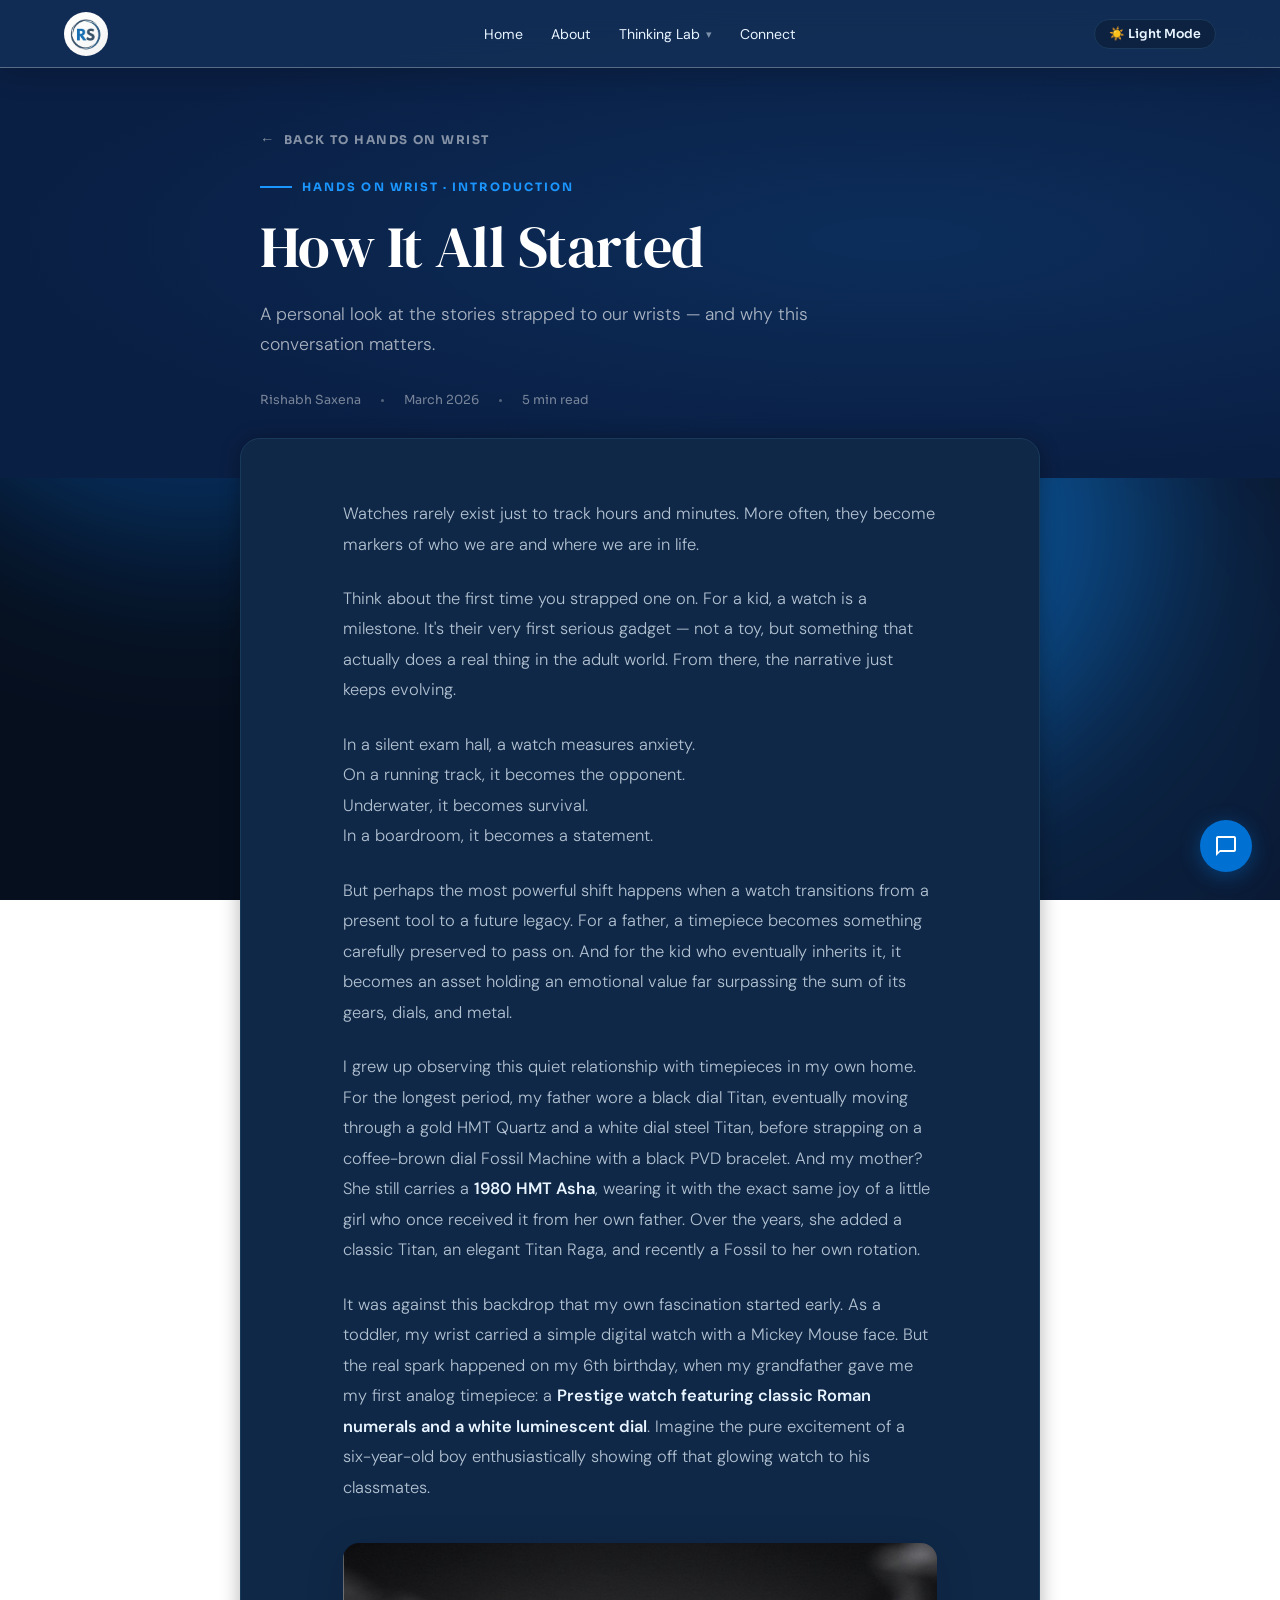
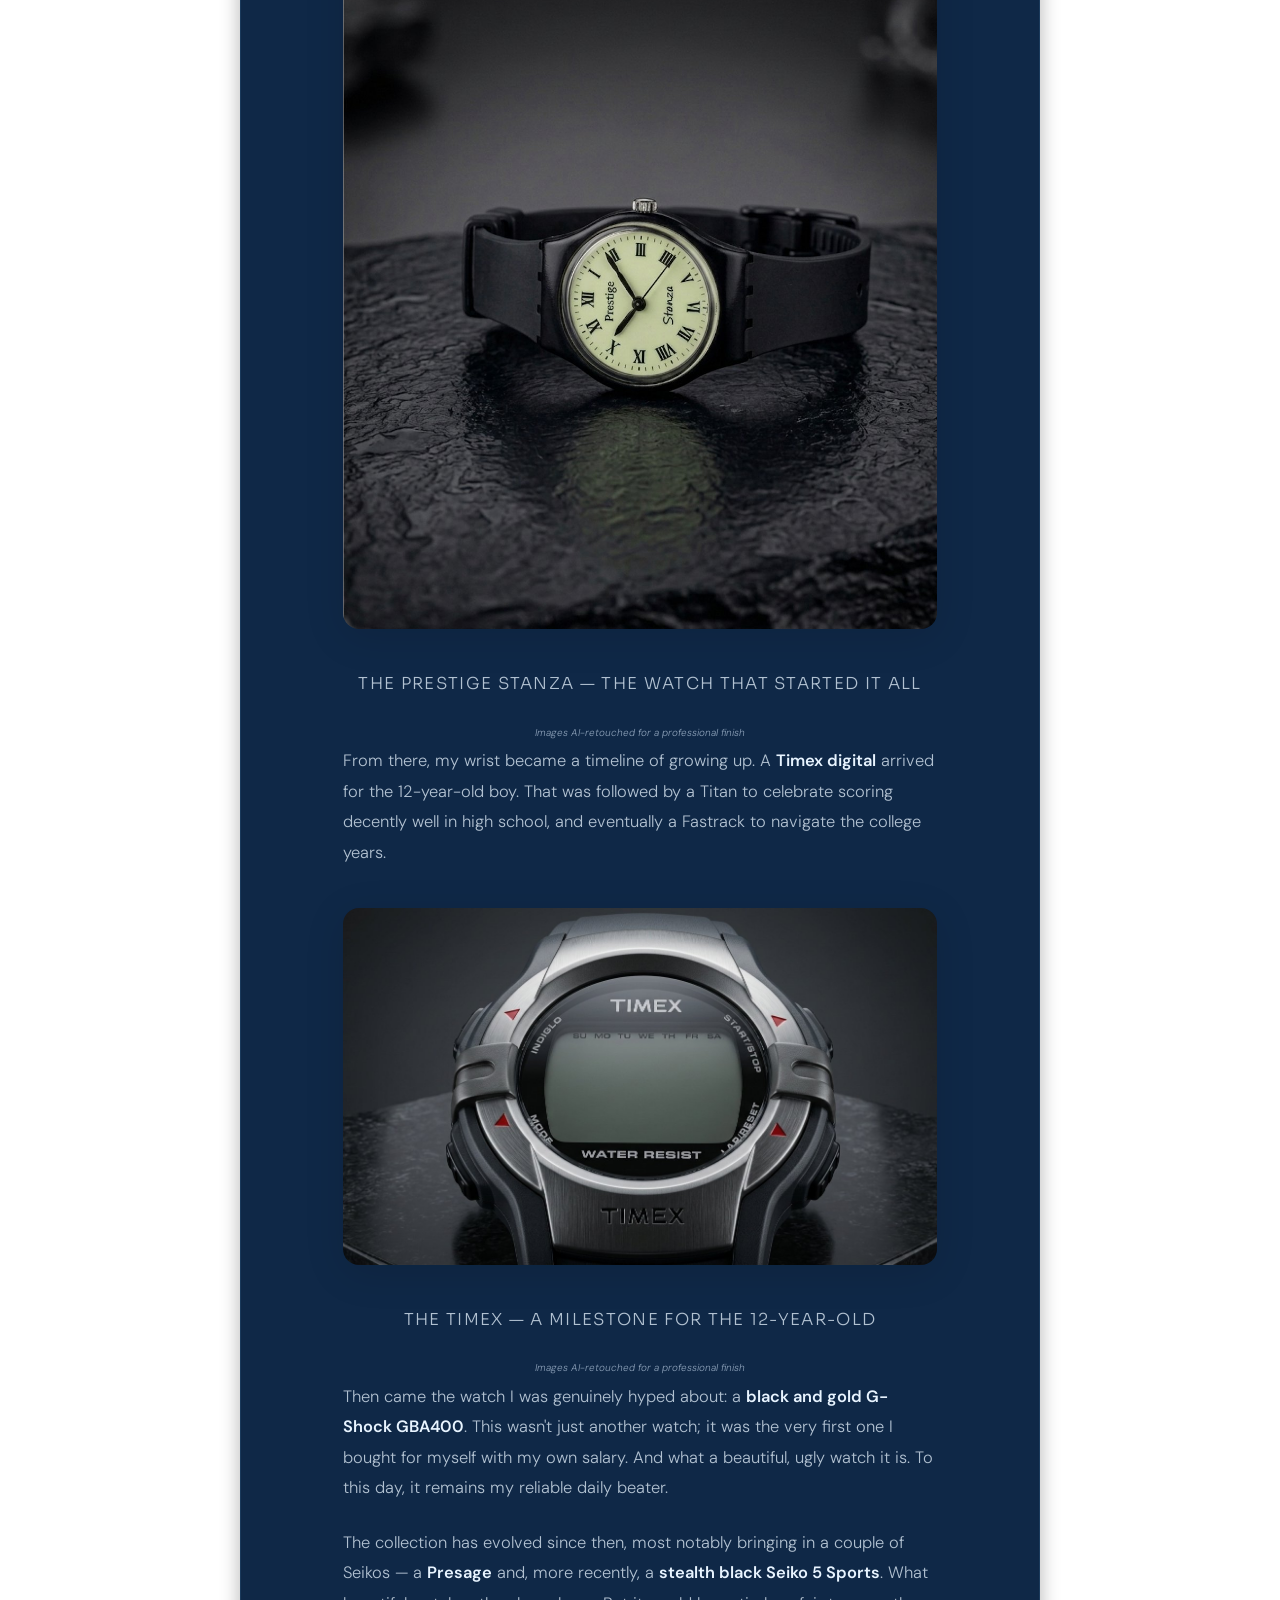
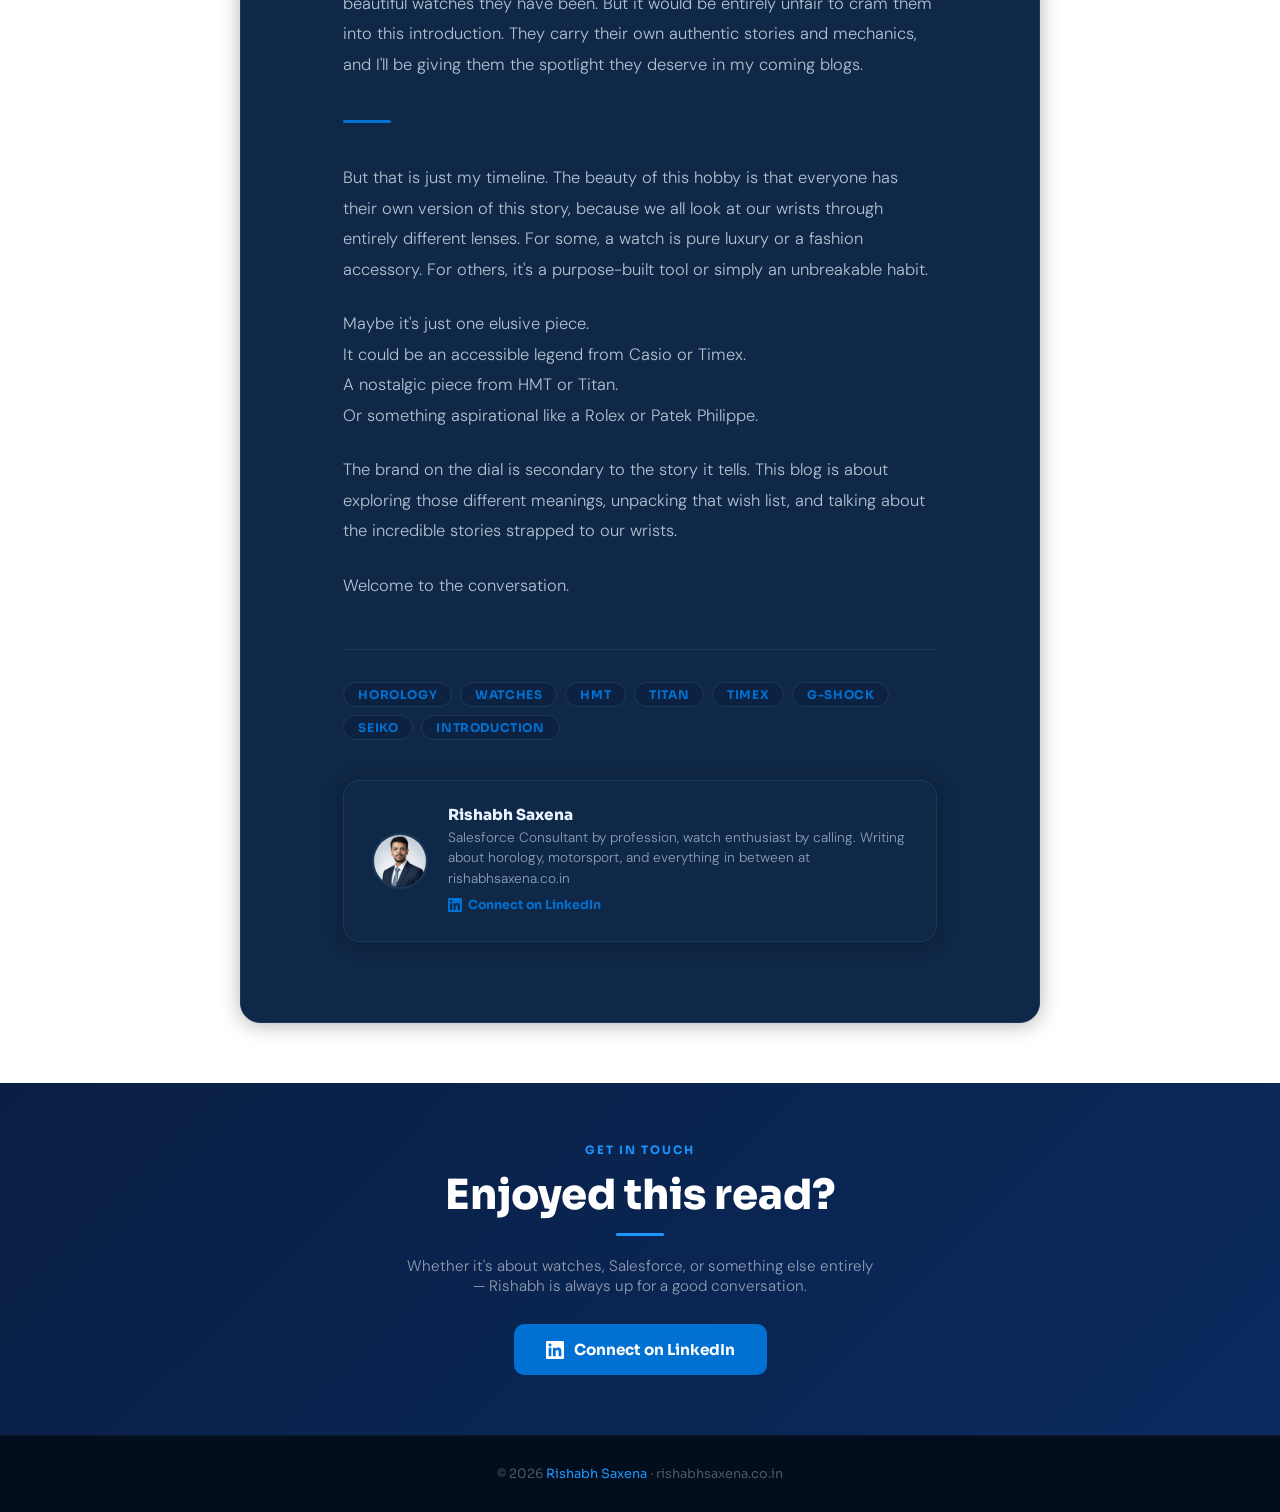
<file: how-it-all-started.html>
<!DOCTYPE html>
<html lang="en" data-theme="light">
<head>
<meta charset="UTF-8">
<meta name="viewport" content="width=device-width, initial-scale=1.0">
  <link rel="stylesheet" href="/styles.css?v=2">
<title>How It All Started · Hands on Wrist · Rishabh Saxena</title>
<meta name="description" content="Watches mean different things at different times. A personal introduction to the stories strapped to our wrists.">
  <!-- Open Graph -->
  <meta property="og:type"        content="article">
  <meta property="og:url"         content="https://rishabhsaxena.co.in/how-it-all-started.html">
  <meta property="og:title"       content="How It All Started · Hands on Wrist · Rishabh Saxena">
  <meta property="og:description" content="Watches mean different things at different times. A personal introduction to the stories strapped to our wrists.">
  <meta property="og:image"       content="https://rishabhsaxena.co.in/prestige-stanza.png">
  <!-- Twitter Card -->
  <meta name="twitter:card"        content="summary_large_image">
  <meta name="twitter:title"       content="How It All Started · Hands on Wrist · Rishabh Saxena">
  <meta name="twitter:description" content="Watches mean different things at different times. A personal introduction to the stories strapped to our wrists.">
  <meta name="twitter:image"       content="https://rishabhsaxena.co.in/prestige-stanza.png">
<link rel="preconnect" href="https://fonts.googleapis.com">
<link href="https://fonts.googleapis.com/css2?family=Sora:wght@300;400;600;700;800&family=DM+Sans:ital,wght@0,300;0,400;0,500;1,300&family=DM+Serif+Display:ital@0;1&display=swap" rel="stylesheet">
<link rel="icon" href="/logo.png" type="image/png">
<style>
html { scroll-behavior: smooth; }
@media (max-width: 768px) {
}
[data-theme="dark"] .nav-center.open { background: #132d56 !important; }

/* ── ARTICLE HERO ── */
.article-hero {
  background: var(--sf-navy);
  padding: 128px 5% 70px;
  position: relative;
  overflow: hidden;
}
.article-hero::before {
  content: '';
  position: absolute; inset: 0;
  background: radial-gradient(ellipse at 70% 50%, rgba(27,150,255,0.12) 0%, transparent 70%);
  pointer-events: none;
}
.article-hero-inner {
  max-width: 760px;
  margin: 0 auto;
  position: relative;
}
.back-link {
  display: inline-flex; align-items: center; gap: 8px;
  font-family: 'Sora', sans-serif; font-size: 0.75rem; font-weight: 700;
  letter-spacing: 0.12em; text-transform: uppercase;
  color: rgba(255,255,255,0.5); text-decoration: none;
  margin-bottom: 32px; transition: color 0.2s;
}
.back-link:hover { color: var(--sf-electric); }
.back-link::before { content: '←'; font-size: 0.9rem; }
.article-section-label {
  font-family: 'Sora', sans-serif; font-size: 0.72rem; font-weight: 700;
  letter-spacing: 0.18em; text-transform: uppercase; color: var(--sf-electric);
  margin-bottom: 20px; display: flex; align-items: center; gap: 10px;
}
.article-section-label::before { content: ''; display: block; width: 32px; height: 2px; background: var(--sf-electric); }
.article-title {
  font-family: 'DM Serif Display', serif;
  font-size: clamp(2.2rem, 5vw, 3.6rem);
  font-weight: 400;
  color: #ffffff;
  line-height: 1.15;
  letter-spacing: -0.01em;
  margin-bottom: 20px;
}
.article-subtitle {
  font-size: 1.1rem;
  font-weight: 300;
  color: rgba(255,255,255,0.65);
  max-width: 560px;
  line-height: 1.7;
  margin-bottom: 32px;
}
.article-meta-row {
  display: flex; align-items: center; gap: 20px; flex-wrap: wrap;
}
.article-meta-item {
  font-family: 'Sora', sans-serif; font-size: 0.78rem;
  color: rgba(255,255,255,0.45); display: flex; align-items: center; gap: 6px;
}
.meta-dot { width: 3px; height: 3px; border-radius: 50%; background: rgba(255,255,255,0.3); }

/* ── ARTICLE BODY ── */
.article-body-wrap {
  max-width: 800px;
  margin: -40px auto 60px;
  position: relative;
  z-index: 5;
  background: var(--sf-card);
  border-radius: 20px;
  padding: 60px 8% 80px;
  box-shadow: var(--shadow-card);
  border: 1px solid var(--sf-border);
}
@media (max-width: 768px) {
  .article-body-wrap {
    margin: -30px 4% 60px;
    padding: 40px 6% 60px;
    border-radius: 16px;
  }
}

/* Pull quote / intro ── */
.article-intro {
  font-family: 'DM Serif Display', serif;
  font-size: clamp(1.2rem, 2.5vw, 1.5rem);
  font-weight: 400;
  font-style: italic;
  color: var(--sf-blue);
  line-height: 1.6;
  border-left: 3px solid var(--sf-blue);
  padding-left: 24px;
  margin-bottom: 40px;
}

/* Body prose ── */
.article-body p {
  font-size: 1.03rem;
  font-weight: 300;
  color: var(--sf-subtext);
  line-height: 1.85;
  margin-bottom: 24px;
}
[data-theme="dark"] .article-body p { color: rgba(232,244,255,0.75); }
.article-body p strong {
  color: var(--sf-text);
  font-weight: 600;
}
[data-theme="dark"] .article-body p strong { color: #E8F4FF; }
.article-body p em {
  font-style: italic;
}

/* Section heading inside article */
.article-h2 {
  font-family: 'Sora', sans-serif;
  font-size: 1.25rem;
  font-weight: 800;
  color: var(--sf-text);
  letter-spacing: -0.02em;
  margin: 48px 0 16px;
}

/* Pull quote ── */
.pull-quote {
  background: var(--sf-tag-bg);
  border-left: 4px solid var(--sf-blue);
  border-radius: 0 12px 12px 0;
  padding: 20px 28px;
  margin: 36px 0;
  font-family: 'DM Serif Display', serif;
  font-size: 1.15rem;
  font-style: italic;
  color: var(--sf-text);
  line-height: 1.6;
}
[data-theme="dark"] .pull-quote { background: rgba(27,150,255,0.08); border-left-color: var(--sf-electric); }

/* Images ── */
.article-image-wrap {
  margin: 40px 0;
  border-radius: 16px;
  overflow: hidden;
  box-shadow: 0 8px 40px rgba(0,0,0,0.12);
}
.article-image-wrap img {
  width: 100%;
  display: block;
  object-fit: cover;
}
.article-image-caption {
  font-family: 'Sora', sans-serif;
  font-size: 0.75rem;
  font-weight: 600;
  letter-spacing: 0.08em;
  text-transform: uppercase;
  color: var(--sf-subtext);
  text-align: center;
  margin-top: 12px;
}

/* Two-image grid */
.article-image-grid {
  display: grid;
  grid-template-columns: 1fr 1fr;
  gap: 16px;
  margin: 40px 0;
}
@media (max-width: 600px) {
  .article-image-grid { grid-template-columns: 1fr; }
}
.article-image-grid .article-image-wrap { margin: 0; }

/* ── DIVIDER ── */
.article-divider {
  width: 48px; height: 3px; background: var(--sf-blue);
  border-radius: 2px; margin: 40px 0;
}

/* ── TAGS ── */
.article-tags {
  display: flex; flex-wrap: wrap; gap: 8px; margin-top: 48px; padding-top: 32px;
  border-top: 1px solid var(--sf-border);
}
.article-tag {
  background: var(--sf-tag-bg); border: 1px solid var(--sf-border);
  color: var(--sf-blue); border-radius: 20px;
  padding: 4px 14px; font-family: 'Sora', sans-serif;
  font-size: 0.75rem; font-weight: 700; letter-spacing: 0.05em;
  text-transform: uppercase;
}

/* ── AUTHOR CARD ── */
.author-card {
  display: flex; align-items: center; gap: 20px;
  background: var(--sf-card); border: 1px solid var(--sf-border);
  border-radius: 16px; padding: 24px 28px; margin-top: 40px;
  box-shadow: var(--shadow-card);
}
.author-avatar {
  width: 56px; height: 56px; border-radius: 50%;
  object-fit: cover; object-position: top; flex-shrink: 0;
  border: 2px solid var(--sf-border);
}
.author-name {
  font-family: 'Sora', sans-serif; font-size: 0.95rem; font-weight: 800;
  color: var(--sf-text); margin-bottom: 4px;
}
.author-bio {
  font-size: 0.85rem; font-weight: 300; color: var(--sf-subtext); line-height: 1.5;
}
.author-link {
  display: inline-flex; align-items: center; gap: 6px;
  margin-top: 8px; color: var(--sf-blue); text-decoration: none;
  font-family: 'Sora', sans-serif; font-size: 0.78rem; font-weight: 700;
}
.author-link:hover { color: var(--sf-electric); }

/* ── CONNECT STRIP ── */
.connect-strip {
  background: linear-gradient(135deg, var(--sf-navy) 0%, #0a2a5e 100%);
  padding: 60px 5%;
  text-align: center;
}
.connect-strip-inner { max-width: 700px; margin: 0 auto; }
.connect-strip-label {
  font-family: 'Sora', sans-serif; font-size: 0.72rem; font-weight: 700;
  letter-spacing: 0.18em; text-transform: uppercase; color: var(--sf-electric);
  margin-bottom: 12px;
}
.connect-strip-title {
  font-family: 'Sora', sans-serif; font-size: clamp(1.5rem, 4vw, 2rem);
  font-weight: 800; color: #fff; margin-bottom: 12px;
}
.connect-strip p {
  color: rgba(255,255,255,0.55); font-size: 0.95rem; font-weight: 300;
  max-width: 480px; margin: 0 auto 28px;
}
.connect-btn {
  display: inline-flex; align-items: center; gap: 8px;
  background: var(--sf-blue); color: #fff;
  padding: 13px 28px; border-radius: 8px; text-decoration: none;
  font-family: 'Sora', sans-serif; font-weight: 700; font-size: 0.88rem;
  transition: background 0.2s, transform 0.2s;
}
.connect-btn:hover { background: var(--sf-electric); transform: translateY(-2px); }

/* ── FOOTER ── */
footer {
  background: #020E1E; padding: 30px 5%;
  text-align: center; border-top: 1px solid rgba(255,255,255,0.05);
}
footer p { color: rgba(255,255,255,0.3); font-size: 0.8rem; font-family: 'Sora', sans-serif; }
footer span { color: #1B96FF; }

/* ── VE BOT ── */
.ve-bubble {
  position: fixed; bottom: 28px; right: 28px;
  width: 52px; height: 52px; background: var(--sf-blue);
  border-radius: 50%; cursor: pointer;
  display: flex; align-items: center; justify-content: center;
  box-shadow: 0 4px 20px rgba(0,112,210,0.4); z-index: 9999;
  transition: transform 0.2s, box-shadow 0.2s;
}
.ve-bubble:hover { transform: scale(1.08); }
.ve-bubble svg { width: 24px; height: 24px; fill: white; }
.ve-bubble .ve-close { display: none; font-size: 1.4rem; color: white; line-height: 1; }
.ve-bubble.open .ve-icon { display: none; }
.ve-bubble.open .ve-close { display: block; }
.ve-window {
  position: fixed; bottom: 92px; right: 28px; width: 360px; max-height: 520px;
  background: var(--glass-bg); backdrop-filter: var(--blur-lg); -webkit-backdrop-filter: var(--blur-lg);
  border: 1px solid var(--glass-border); border-radius: 20px; box-shadow: var(--shadow-overlay);
  display: none; flex-direction: column; overflow: hidden; z-index: 9998;
  font-family: 'DM Sans', sans-serif;
  transform: translateY(20px); opacity: 0;
  transition: opacity 0.3s, transform 0.3s cubic-bezier(0.175, 0.885, 0.32, 1.275);
}
.ve-window.open { display: flex; transform: translateY(0); opacity: 1; }
.ve-header { background: linear-gradient(135deg, var(--sf-navy), #0a2a5e); padding: 16px 18px; display: flex; align-items: center; gap: 12px; }
.ve-avatar { width: 38px; height: 38px; background: var(--sf-blue); border-radius: 50%; display: flex; align-items: center; justify-content: center; font-family: 'Sora', sans-serif; font-weight: 800; font-size: 0.85rem; color: white; flex-shrink: 0; }
.ve-header-name { font-family: 'Sora', sans-serif; font-size: 0.88rem; font-weight: 700; color: white; margin-bottom: 2px; }
.ve-header-status { font-size: 0.72rem; color: rgba(255,255,255,0.5); display: flex; align-items: center; gap: 5px; }
.ve-status-dot { width: 6px; height: 6px; background: #4CAF50; border-radius: 50%; }
.ve-messages { flex: 1; overflow-y: auto; padding: 16px; display: flex; flex-direction: column; gap: 10px; scroll-behavior: smooth; }
.ve-msg { max-width: 82%; padding: 10px 14px; border-radius: 14px; font-size: 0.88rem; line-height: 1.55; }
.ve-msg.bot { background: var(--sf-tag-bg); color: var(--sf-text); border-bottom-left-radius: 4px; align-self: flex-start; }
.ve-msg.user { background: var(--sf-blue); color: white; border-bottom-right-radius: 4px; align-self: flex-end; }
.ve-typing { display: flex; align-items: center; gap: 4px; padding: 12px 14px; background: var(--sf-tag-bg); border-radius: 14px; border-bottom-left-radius: 4px; align-self: flex-start; }
.ve-typing span { width: 6px; height: 6px; background: var(--sf-subtext); border-radius: 50%; animation: ve-bounce 1.2s infinite; }
.ve-typing span:nth-child(2) { animation-delay: 0.2s; }
.ve-typing span:nth-child(3) { animation-delay: 0.4s; }
@keyframes ve-bounce { 0%, 60%, 100% { transform: translateY(0); } 30% { transform: translateY(-5px); } }
.ve-input-area { padding: 12px 14px; border-top: 1px solid var(--sf-border); display: flex; gap: 8px; align-items: center; background: var(--sf-card); }
.ve-input { flex: 1; background: var(--sf-tag-bg); border: 1.5px solid var(--sf-border); border-radius: 10px; padding: 9px 13px; color: var(--sf-text); font-family: 'DM Sans', sans-serif; font-size: 0.88rem; outline: none; transition: border 0.2s; }
.ve-input:focus { border-color: var(--sf-blue); }
.ve-send { width: 36px; height: 36px; background: var(--sf-blue); border: none; border-radius: 10px; cursor: pointer; display: flex; align-items: center; justify-content: center; transition: background 0.2s; flex-shrink: 0; }
.ve-send:hover { background: var(--sf-electric); }
.ve-send svg { width: 16px; height: 16px; fill: white; }
.ve-footer { padding: 6px 14px 10px; text-align: center; font-size: 0.68rem; color: var(--sf-subtext); opacity: 0.6; }
@media (max-width: 480px) { .ve-window { width: calc(100vw - 32px); right: 16px; bottom: 80px; } .ve-bubble { bottom: 16px; right: 16px; } }

/* ── FADE IN ── */
.fade-in { animation: fadeIn 0.7s ease both; }
.fade-in-2 { animation: fadeIn 0.7s ease 0.1s both; }
.fade-in-3 { animation: fadeIn 0.7s ease 0.2s both; }
@keyframes fadeIn { from { opacity: 0; transform: translateY(18px); } to { opacity: 1; transform: none; } }
</style>
  <!-- Google Analytics -->
  <script async src="https://www.googletagmanager.com/gtag/js?id=G-WGYJHP2512"></script>
  <script>
    window.dataLayer = window.dataLayer || [];
    function gtag(){dataLayer.push(arguments);}
    gtag('js', new Date());
    gtag('config', 'G-WGYJHP2512');
  </script>
</head>
<body>

<!-- BACKGROUND EFFECT -->
<div class="glow-container">
  <div class="blob blob-1"></div>
  <div class="blob blob-2"></div>
  <div class="blob blob-3"></div>
</div>


<!-- NAV -->
<nav>
  <div class="nav-logo"><a href="/"><img src="/logo.png" alt="RS Logo" width="44" height="44"></a></div>
  <div class="nav-center" id="navCenter">
    <a href="/">Home</a>
    <a href="/about.html">About</a>
    <div class="nav-item" id="navThinkingLab">
      <a class="has-dropdown" onclick="toggleMobileDropdown(this)">Thinking Lab</a>
      <div class="dropdown" id="thinkingLabDropdown">
        <div style="font-size:0.68rem;font-family:'Sora',sans-serif;font-weight:700;letter-spacing:0.15em;text-transform:uppercase;color:var(--sf-blue);padding:8px 20px 4px;cursor:default;">Blog</div>
        <a href="/salesforce.html">☁️&nbsp; Salesforce</a>
        <a href="/hands-on-wrist.html" style="color:var(--sf-blue);font-weight:700;">
          <svg id="watch-nav-art" viewBox="0 0 44 56" width="18" height="22" xmlns="http://www.w3.org/2000/svg" style="display:inline-block;vertical-align:middle;margin-right:8px;flex-shrink:0;"><rect x="14" y="1" width="16" height="9" rx="3" fill="var(--sf-subtext)" opacity="0.6"/><rect x="14" y="46" width="16" height="9" rx="3" fill="var(--sf-subtext)" opacity="0.6"/><circle cx="22" cy="28" r="17" fill="var(--sf-subtext)" opacity="0.25"/><circle cx="22" cy="28" r="14" fill="var(--watch-dial,#ffffff)"/><g id="watch-nav-art-hour"><line x1="22" y1="28" x2="22" y2="22" stroke="var(--sf-text,#0A1F44)" stroke-width="2.5" stroke-linecap="round"/></g><g id="watch-nav-art-min"><line x1="22" y1="28" x2="22" y2="17" stroke="var(--sf-text,#0A1F44)" stroke-width="1.5" stroke-linecap="round"/></g><circle cx="22" cy="28" r="1.8" fill="var(--sf-blue,#1B96FF)"/></svg>
          Hands on Wrist
        </a>
        <a href="/hands-on-wheels.html">
          <svg viewBox="10 10 80 80" width="18" height="18" xmlns="http://www.w3.org/2000/svg" style="display:inline-block;vertical-align:middle;margin-right:8px;flex-shrink:0;"><circle cx="50" cy="50" r="38" fill="none" stroke="var(--sf-subtext)" stroke-width="7"/><line x1="50" y1="50" x2="17" y2="31" stroke="var(--sf-subtext)" stroke-width="5" stroke-linecap="round"/><line x1="50" y1="50" x2="83" y2="31" stroke="var(--sf-subtext)" stroke-width="5" stroke-linecap="round"/><line x1="50" y1="50" x2="50" y2="88" stroke="var(--sf-subtext)" stroke-width="5" stroke-linecap="round"/><circle cx="50" cy="50" r="9" fill="var(--sf-card,#fff)" stroke="var(--sf-subtext)" stroke-width="2.5"/><circle cx="50" cy="50" r="5.5" fill="#C0392B"/><circle cx="50" cy="50" r="3.5" fill="#E74C3C"/><path d="M10 38 Q7 30 12 24 Q17 19 23 23 Q26 26 24 32 Q22 37 17 39 Q13 40 10 38Z" fill="var(--sf-subtext)" opacity="0.85"/><path d="M90 38 Q93 30 88 24 Q83 19 77 23 Q74 26 76 32 Q78 37 83 39 Q87 40 90 38Z" fill="var(--sf-subtext)" opacity="0.85"/></svg>
          Hands on Wheels
        </a>
        <a href="/open-tabs.html"><svg viewBox="7 9 47 54" width="18" height="18" xmlns="http://www.w3.org/2000/svg" style="display:inline-block;vertical-align:middle;margin-right:8px;flex-shrink:0;"><rect x="8" y="10" width="38" height="48" rx="3" fill="var(--sf-subtext)" opacity="0.3" stroke="var(--sf-subtext)" stroke-width="2.5"/><rect x="5" y="16" width="6" height="4" rx="2" fill="none" stroke="var(--sf-subtext)" stroke-width="2.2"/><rect x="5" y="26" width="6" height="4" rx="2" fill="none" stroke="var(--sf-subtext)" stroke-width="2.2"/><rect x="5" y="36" width="6" height="4" rx="2" fill="none" stroke="var(--sf-subtext)" stroke-width="2.2"/><line x1="16" y1="22" x2="40" y2="22" stroke="var(--sf-subtext)" stroke-width="1.2" stroke-linecap="round" opacity="0.8"/><line x1="16" y1="30" x2="40" y2="30" stroke="var(--sf-subtext)" stroke-width="1.2" stroke-linecap="round" opacity="0.8"/><line x1="16" y1="38" x2="34" y2="38" stroke="var(--sf-subtext)" stroke-width="1.2" stroke-linecap="round" opacity="0.8"/><rect x="30" y="38" width="5" height="18" rx="2" fill="var(--sf-blue,#1B96FF)" transform="rotate(-35 32 46)"/><polygon points="0,0 4,0 2,5" fill="var(--sf-subtext)" transform="translate(37,51) rotate(-35)"/></svg> Open Tabs</a>
        <div style="height:1px;background:var(--sf-border);margin:6px 0;"></div>
        <div style="font-size:0.68rem;font-family:'Sora',sans-serif;font-weight:700;letter-spacing:0.15em;text-transform:uppercase;color:var(--sf-blue);padding:8px 20px 4px;cursor:default;">Projects</div>
        <a href="/in-the-making.html">🛠️&nbsp; In the Making</a>
      </div>
    </div>
    <a href="#connect">Connect</a>
  </div>
  <div class="nav-right">
    <button class="theme-toggle" onclick="toggleTheme()" id="themeBtn">🌙 Dark Mode</button>
    <button class="hamburger" onclick="toggleMenu()" aria-label="Menu">
      <span></span><span></span><span></span>
    </button>
  </div>
</nav>

<!-- MOBILE MENU -->
<div id="mobileMenuOverlay" style="display:none;position:fixed;top:68px;left:0;right:0;bottom:0;z-index:9998;background:var(--sf-card);border-top:1px solid var(--sf-border);overflow-y:auto;flex-direction:column;">
  <a href="/" style="display:block;padding:16px 24px;border-bottom:1px solid var(--sf-border);color:var(--sf-text);text-decoration:none;font-size:1rem;">Home</a>
  <a href="/about.html" style="display:block;padding:16px 24px;border-bottom:1px solid var(--sf-border);color:var(--sf-text);text-decoration:none;font-size:1rem;">About</a>
  <button onclick="toggleLabMenu()" style="width:100%;padding:16px 24px;border:none;border-bottom:1px solid var(--sf-border);background:none;color:var(--sf-text);font-size:1rem;text-align:left;cursor:pointer;display:flex;justify-content:space-between;align-items:center;font-family:inherit;">Thinking Lab <span>&#9662;</span></button>
  <div id="mobileLabMenu" style="display:none;background:var(--sf-light-bg);">
    <a href="/salesforce.html" style="display:block;padding:12px 24px 12px 40px;border-bottom:1px solid var(--sf-border);color:var(--sf-text);text-decoration:none;font-size:0.9rem;">☁️&nbsp; Salesforce</a>
    <a href="/hands-on-wrist.html" style="display:block;padding:12px 24px 12px 40px;border-bottom:1px solid var(--sf-border);color:var(--sf-blue);font-weight:700;text-decoration:none;font-size:0.9rem;">Hands on Wrist</a>
    <a href="/hands-on-wheels.html" style="display:block;padding:12px 24px 12px 40px;border-bottom:1px solid var(--sf-border);color:var(--sf-text);text-decoration:none;font-size:0.9rem;">Hands on Wheels</a>
    <a href="/open-tabs.html" style="display:block;padding:12px 24px 12px 40px;border-bottom:1px solid var(--sf-border);color:var(--sf-text);text-decoration:none;font-size:0.9rem;">Open Tabs</a>
    <a href="/in-the-making.html" style="display:block;padding:12px 24px 12px 40px;border-bottom:1px solid var(--sf-border);color:var(--sf-text);text-decoration:none;font-size:0.9rem;">🛠️&nbsp; In the Making</a>
  </div>
  <a href="#connect" onclick="toggleMenu()" style="display:block;padding:16px 24px;border-bottom:1px solid var(--sf-border);color:var(--sf-text);text-decoration:none;font-size:1rem;">Connect</a>
</div>

<!-- ARTICLE HERO -->
<div class="article-hero">
  <div class="article-hero-inner">
    <a href="/hands-on-wrist.html" class="back-link fade-in">Back to Hands on Wrist</a>
    <div class="article-section-label fade-in">Hands on Wrist · Introduction</div>
    <h1 class="article-title fade-in-2">How It All Started</h1>
    <p class="article-subtitle fade-in-2">A personal look at the stories strapped to our wrists — and why this conversation matters.</p>
    <div class="article-meta-row fade-in-3">
      <span class="article-meta-item">Rishabh Saxena</span>
      <span class="meta-dot"></span>
      <span class="article-meta-item">March 2026</span>
      <span class="meta-dot"></span>
      <span class="article-meta-item">5 min read</span>
    </div>
  </div>
</div>

<!-- ARTICLE BODY -->
<div class="article-body-wrap">

  <div class="article-body">

    <p>Watches rarely exist just to track hours and minutes. More often, they become markers of who we are and where we are in life.</p>

    <p>Think about the first time you strapped one on. For a kid, a watch is a milestone. It's their very first serious gadget — not a toy, but something that actually does a real thing in the adult world. From there, the narrative just keeps evolving.</p>

    <p>
      In a silent exam hall, a watch measures anxiety.<br>
      On a running track, it becomes the opponent.<br>
      Underwater, it becomes survival.<br>
      In a boardroom, it becomes a statement.
    </p>

    <p>But perhaps the most powerful shift happens when a watch transitions from a present tool to a future legacy. For a father, a timepiece becomes something carefully preserved to pass on. And for the kid who eventually inherits it, it becomes an asset holding an emotional value far surpassing the sum of its gears, dials, and metal.</p>

    <p>I grew up observing this quiet relationship with timepieces in my own home. For the longest period, my father wore a black dial Titan, eventually moving through a gold HMT Quartz and a white dial steel Titan, before strapping on a coffee-brown dial Fossil Machine with a black PVD bracelet. And my mother? She still carries a <strong>1980 HMT Asha</strong>, wearing it with the exact same joy of a little girl who once received it from her own father. Over the years, she added a classic Titan, an elegant Titan Raga, and recently a Fossil to her own rotation.</p>

    <p>It was against this backdrop that my own fascination started early. As a toddler, my wrist carried a simple digital watch with a Mickey Mouse face. But the real spark happened on my 6th birthday, when my grandfather gave me my first analog timepiece: a <strong>Prestige watch featuring classic Roman numerals and a white luminescent dial</strong>. Imagine the pure excitement of a six-year-old boy enthusiastically showing off that glowing watch to his classmates.</p>

    <div class="article-image-wrap">
      <img src="prestige-stanza.png" alt="Prestige Stanza — the watch that started it all" loading="lazy">
    </div>
    <p class="article-image-caption">The Prestige Stanza — the watch that started it all</p>
    <p style="text-align:center;margin-top:-8px;margin-bottom:0;"><em style="font-style:italic;font-weight:300;font-size:0.62rem;color:var(--sf-subtext);">Images AI-retouched for a professional finish</em></p>

    <p>From there, my wrist became a timeline of growing up. A <strong>Timex digital</strong> arrived for the 12-year-old boy. That was followed by a Titan to celebrate scoring decently well in high school, and eventually a Fastrack to navigate the college years.</p>

    <div class="article-image-wrap">
      <img src="timex-digital.png" alt="The Timex that marked the next chapter" loading="lazy">
    </div>
    <p class="article-image-caption">The Timex — a milestone for the 12-year-old</p>
    <p style="text-align:center;margin-top:-8px;margin-bottom:0;"><em style="font-style:italic;font-weight:300;font-size:0.62rem;color:var(--sf-subtext);">Images AI-retouched for a professional finish</em></p>

    <p>Then came the watch I was genuinely hyped about: a <strong>black and gold G-Shock GBA400</strong>. This wasn't just another watch; it was the very first one I bought for myself with my own salary. And what a beautiful, ugly watch it is. To this day, it remains my reliable daily beater.</p>

    <p>The collection has evolved since then, most notably bringing in a couple of Seikos — a <strong>Presage</strong> and, more recently, a <strong>stealth black Seiko 5 Sports</strong>. What beautiful watches they have been. But it would be entirely unfair to cram them into this introduction. They carry their own authentic stories and mechanics, and I'll be giving them the spotlight they deserve in my coming blogs.</p>

    <div class="article-divider"></div>

    <p>But that is just my timeline. The beauty of this hobby is that everyone has their own version of this story, because we all look at our wrists through entirely different lenses. For some, a watch is pure luxury or a fashion accessory. For others, it's a purpose-built tool or simply an unbreakable habit.</p>

    <p>
      Maybe it's just one elusive piece.<br>
      It could be an accessible legend from Casio or Timex.<br>
      A nostalgic piece from HMT or Titan.<br>
      Or something aspirational like a Rolex or Patek Philippe.
    </p>

    <p>The brand on the dial is secondary to the story it tells. This blog is about exploring those different meanings, unpacking that wish list, and talking about the incredible stories strapped to our wrists.</p>

    <p>Welcome to the conversation.</p>

  <!-- TAGS -->
  <div class="article-tags">
    <span class="article-tag">Horology</span>
    <span class="article-tag">Watches</span>
    <span class="article-tag">HMT</span>
    <span class="article-tag">Titan</span>
    <span class="article-tag">Timex</span>
    <span class="article-tag">G-Shock</span>
    <span class="article-tag">Seiko</span>
    <span class="article-tag">Introduction</span>
  </div>

  <!-- AUTHOR CARD -->
  <div class="author-card">
    <img src="/photo.png" alt="Rishabh Saxena" class="author-avatar">
    <div>
      <div class="author-name">Rishabh Saxena</div>
      <div class="author-bio">Salesforce Consultant by profession, watch enthusiast by calling. Writing about horology, motorsport, and everything in between at rishabhsaxena.co.in</div>
      <a href="https://www.linkedin.com/in/rishabh0201/" target="_blank" class="author-link">
        <svg width="14" height="14" viewBox="0 0 24 24" fill="currentColor"><path d="M20.447 20.452h-3.554v-5.569c0-1.328-.027-3.037-1.852-3.037-1.853 0-2.136 1.445-2.136 2.939v5.667H9.351V9h3.414v1.561h.046c.477-.9 1.637-1.85 3.37-1.85 3.601 0 4.267 2.37 4.267 5.455v6.286zM5.337 7.433c-1.144 0-2.063-.926-2.063-2.065 0-1.138.92-2.063 2.063-2.063 1.14 0 2.064.925 2.064 2.063 0 1.139-.925 2.065-2.064 2.065zm1.782 13.019H3.555V9h3.564v11.452zM22.225 0H1.771C.792 0 0 .774 0 1.729v20.542C0 23.227.792 24 1.771 24h20.451C23.2 24 24 23.227 24 22.271V1.729C24 .774 23.2 0 22.222 0h.003z"/></svg>
        Connect on LinkedIn
      </a>
    </div>
  </div>

</div>

</div>

<!-- CONNECT STRIP -->
<section id="connect" style="background:linear-gradient(135deg,var(--sf-navy) 0%,#0a2a5e 100%);padding:60px 5%;text-align:center;width:100%;box-sizing:border-box;position:relative;left:0;right:0;margin-left:0;margin-right:0;">
  <div style="max-width:700px;margin:0 auto;">
    <div style="font-family:'Sora',sans-serif;font-size:0.72rem;font-weight:700;letter-spacing:0.18em;text-transform:uppercase;color:var(--sf-electric);margin-bottom:12px;">Get In Touch</div>
    <h2 style="font-family:'Sora',sans-serif;font-size:clamp(1.8rem,4vw,2.6rem);font-weight:800;color:#fff;margin-bottom:12px;">Enjoyed this read?</h2>
    <div style="width:48px;height:3px;background:var(--sf-electric);border-radius:2px;margin:0 auto 20px;"></div>
    <p style="color:rgba(255,255,255,0.55);font-size:0.95rem;font-weight:300;max-width:480px;margin:0 auto 28px;">Whether it's about watches, Salesforce, or something else entirely — Rishabh is always up for a good conversation.</p>
    <a href="https://www.linkedin.com/in/rishabh0201/" target="_blank" style="display:inline-flex;align-items:center;gap:10px;background:var(--sf-blue);color:white;padding:16px 32px;border-radius:10px;text-decoration:none;font-family:'Sora',sans-serif;font-weight:700;font-size:0.95rem;">
      <svg width="18" height="18" viewBox="0 0 24 24" fill="currentColor"><path d="M20.447 20.452h-3.554v-5.569c0-1.328-.027-3.037-1.852-3.037-1.853 0-2.136 1.445-2.136 2.939v5.667H9.351V9h3.414v1.561h.046c.477-.9 1.637-1.85 3.37-1.85 3.601 0 4.267 2.37 4.267 5.455v6.286zM5.337 7.433c-1.144 0-2.063-.926-2.063-2.065 0-1.138.92-2.063 2.063-2.063 1.14 0 2.064.925 2.064 2.063 0 1.139-.925 2.065-2.064 2.065zm1.782 13.019H3.555V9h3.564v11.452zM22.225 0H1.771C.792 0 0 .774 0 1.729v20.542C0 23.227.792 24 1.771 24h20.451C23.2 24 24 23.227 24 22.271V1.729C24 .774 23.2 0 22.222 0h.003z"/></svg>
      Connect on LinkedIn
    </a>
  </div>
</section>

<footer>
  <p>© 2026 <span>Rishabh Saxena</span> · rishabhsaxena.co.in</p>
</footer>

<!-- VE BOT -->
<div class="ve-bubble" id="veBubble" onclick="veToggle()">
  <svg class="ve-icon" viewBox="0 0 24 24"><path d="M20 2H4c-1.1 0-2 .9-2 2v18l4-4h14c1.1 0 2-.9 2-2V4c0-1.1-.9-2-2-2zm0 14H6l-2 2V4h16v12z"/></svg>
  <span class="ve-close">✕</span>
</div>
<div class="ve-window" id="veWindow">
  <div class="ve-header">
    <div class="ve-avatar">VE</div>
    <div>
      <div class="ve-header-name">Virtual Executive</div>
      <div class="ve-header-status"><span class="ve-status-dot"></span> Rishabh's assistant · Always on</div>
    </div>
  </div>
  <div class="ve-messages" id="veMessages"></div>
  <div class="ve-input-area">
    <input class="ve-input" id="veInput" type="text" placeholder="Ask me anything..." maxlength="300" onkeydown="if(event.key==='Enter')veSend()">
    <button class="ve-send" onclick="veSend()">
      <svg viewBox="0 0 24 24"><path d="M2.01 21L23 12 2.01 3 2 10l15 2-15 2z"/></svg>
    </button>
  </div>
  <div class="ve-footer">Powered by Rishabh Saxena · rishabhsaxena.co.in</div>
</div>

<script>
// ── THEME ──
function toggleTheme() {
  var html = document.documentElement;
  var isDark = html.getAttribute("data-theme") === "dark";
  html.setAttribute("data-theme", isDark ? "light" : "dark");
  var btn = document.getElementById("themeBtn");
  if (btn) btn.textContent = isDark ? "🌙 Dark Mode" : "☀️ Light Mode";
  localStorage.setItem("theme", isDark ? "light" : "dark");
}
(function() {
  var saved = localStorage.getItem("theme") || "dark";
  document.documentElement.setAttribute("data-theme", saved);
  var btn = document.getElementById("themeBtn");
  if (btn) btn.textContent = saved === "dark" ? "☀️ Light Mode" : "🌙 Dark Mode";
})();

// ── NAV ──
function toggleMenu() {
  var m = document.getElementById('mobileMenuOverlay');
  if (!m) return;
  m.style.display = m.style.display === 'flex' ? 'none' : 'flex';
}
function toggleLabMenu() {
  var m = document.getElementById('mobileLabMenu');
  if (m) m.style.display = m.style.display === 'block' ? 'none' : 'block';
}
function toggleMobileDropdown(el) {
  if (window.innerWidth <= 768) {
    el.nextElementSibling.classList.toggle("open");
    if (window.updateClocks) window.updateClocks();
  }
}
(function() {
  var item = document.getElementById("navThinkingLab");
  var dropdown = document.getElementById("thinkingLabDropdown");
  if (!item || !dropdown) return;
  var timer;
  item.addEventListener("mouseenter", function() { clearTimeout(timer); dropdown.classList.add("open"); if (window.updateClocks) window.updateClocks(); });
  item.addEventListener("mouseleave", function() { timer = setTimeout(function() { dropdown.classList.remove("open"); }, 600); });
  dropdown.addEventListener("mouseenter", function() { clearTimeout(timer); });
  dropdown.addEventListener("mouseleave", function() { timer = setTimeout(function() { dropdown.classList.remove("open"); }, 600); });
})();

// ── IST CLOCK ──
(function() {
  function getIST() { var now = new Date(); return new Date(now.getTime() + now.getTimezoneOffset() * 60000 + 19800000); }
  function updateClocks() {
    var ist = getIST(), h = ist.getHours() % 12, m = ist.getMinutes(), s = ist.getSeconds();
    var hd = (h * 30) + (m * 0.5), md = (m * 6) + (s * 0.1);
    document.querySelectorAll('[id$="-hour"]').forEach(function(el) { el.setAttribute('transform', 'rotate(' + hd + ' 22 28)'); });
    document.querySelectorAll('[id$="-min"]').forEach(function(el) { el.setAttribute('transform', 'rotate(' + md + ' 22 28)'); });
  }
  window.updateClocks = updateClocks;
  updateClocks();
  setInterval(updateClocks, 1000);
})();

// ── VE BOT ──
(function() {
  var veOpen = false, veStarted = false, rIdx = {};
  var R = {
    greeting: ["Hey! I'm the Virtual Executive — Rishabh's digital assistant. Glad you're reading Hands on Wrist. What would you like to know?"],
    who: ["Rishabh Saxena is a Salesforce Consultant and a genuine watch enthusiast — a decade in the Salesforce ecosystem, and a wrist that's never been bare. This blog is his space to talk horology."],
    watchit: ["Hands on Wrist is Rishabh's horology blog — perspectives on watches, craft, and the stories behind what we wear. More articles are coming. Follow him on LinkedIn to stay updated."],
    contact: ["Best way to reach Rishabh is LinkedIn at linkedin.com/in/rishabh0201, or through the connect section at the bottom of this page."],
    fallback: ["I might not have that one covered — but Rishabh would love to hear from you directly. Hit him up on LinkedIn at linkedin.com/in/rishabh0201."]
  };
  var K = [
    { keys: ['hi','hello','hey','howdy','greetings'], res: 'greeting' },
    { keys: ['who','rishabh','about'], res: 'who' },
    { keys: ['watch','horology','blog','article','wrist','hands on wrist'], res: 'watchit' },
    { keys: ['contact','reach','connect','linkedin','email'], res: 'contact' }
  ];
  function getRand(key) { var arr = R[key] || R.fallback; if (!rIdx[key]) rIdx[key] = 0; var r = arr[rIdx[key] % arr.length]; rIdx[key]++; return r; }
  function match(text) {
    var t = text.toLowerCase(), best = null, bestScore = 0;
    for (var i = 0; i < K.length; i++) for (var j = 0; j < K[i].keys.length; j++) { var kw = K[i].keys[j]; if (t.includes(kw) && kw.length > bestScore) { bestScore = kw.length; best = K[i].res; } }
    return best || 'fallback';
  }
  window.veToggle = function() {
    veOpen = !veOpen;
    document.getElementById('veBubble').classList.toggle('open', veOpen);
    document.getElementById('veWindow').classList.toggle('open', veOpen);
    if (veOpen && !veStarted) { veStarted = true; setTimeout(function() { addMsg(getRand('greeting'), 'bot'); }, 400); }
    if (veOpen) document.getElementById('veInput').focus();
  };
  function addMsg(text, who) { var el = document.createElement('div'); el.className = 've-msg ' + who; el.textContent = text; document.getElementById('veMessages').appendChild(el); document.getElementById('veMessages').scrollTop = 9999; }
  function showTyping() { var el = document.createElement('div'); el.className = 've-typing'; el.id = 'veTyping'; el.innerHTML = '<span></span><span></span><span></span>'; document.getElementById('veMessages').appendChild(el); document.getElementById('veMessages').scrollTop = 9999; return el; }
  window.veSend = function() {
    var input = document.getElementById('veInput'), text = input.value.trim(); if (!text) return;
    input.value = ''; addMsg(text, 'user');
    var typing = showTyping();
    setTimeout(function() { typing.remove(); addMsg(getRand(match(text)), 'bot'); }, 700 + Math.random() * 200);
  };
})();
</script>
</body>
</html>
</file>
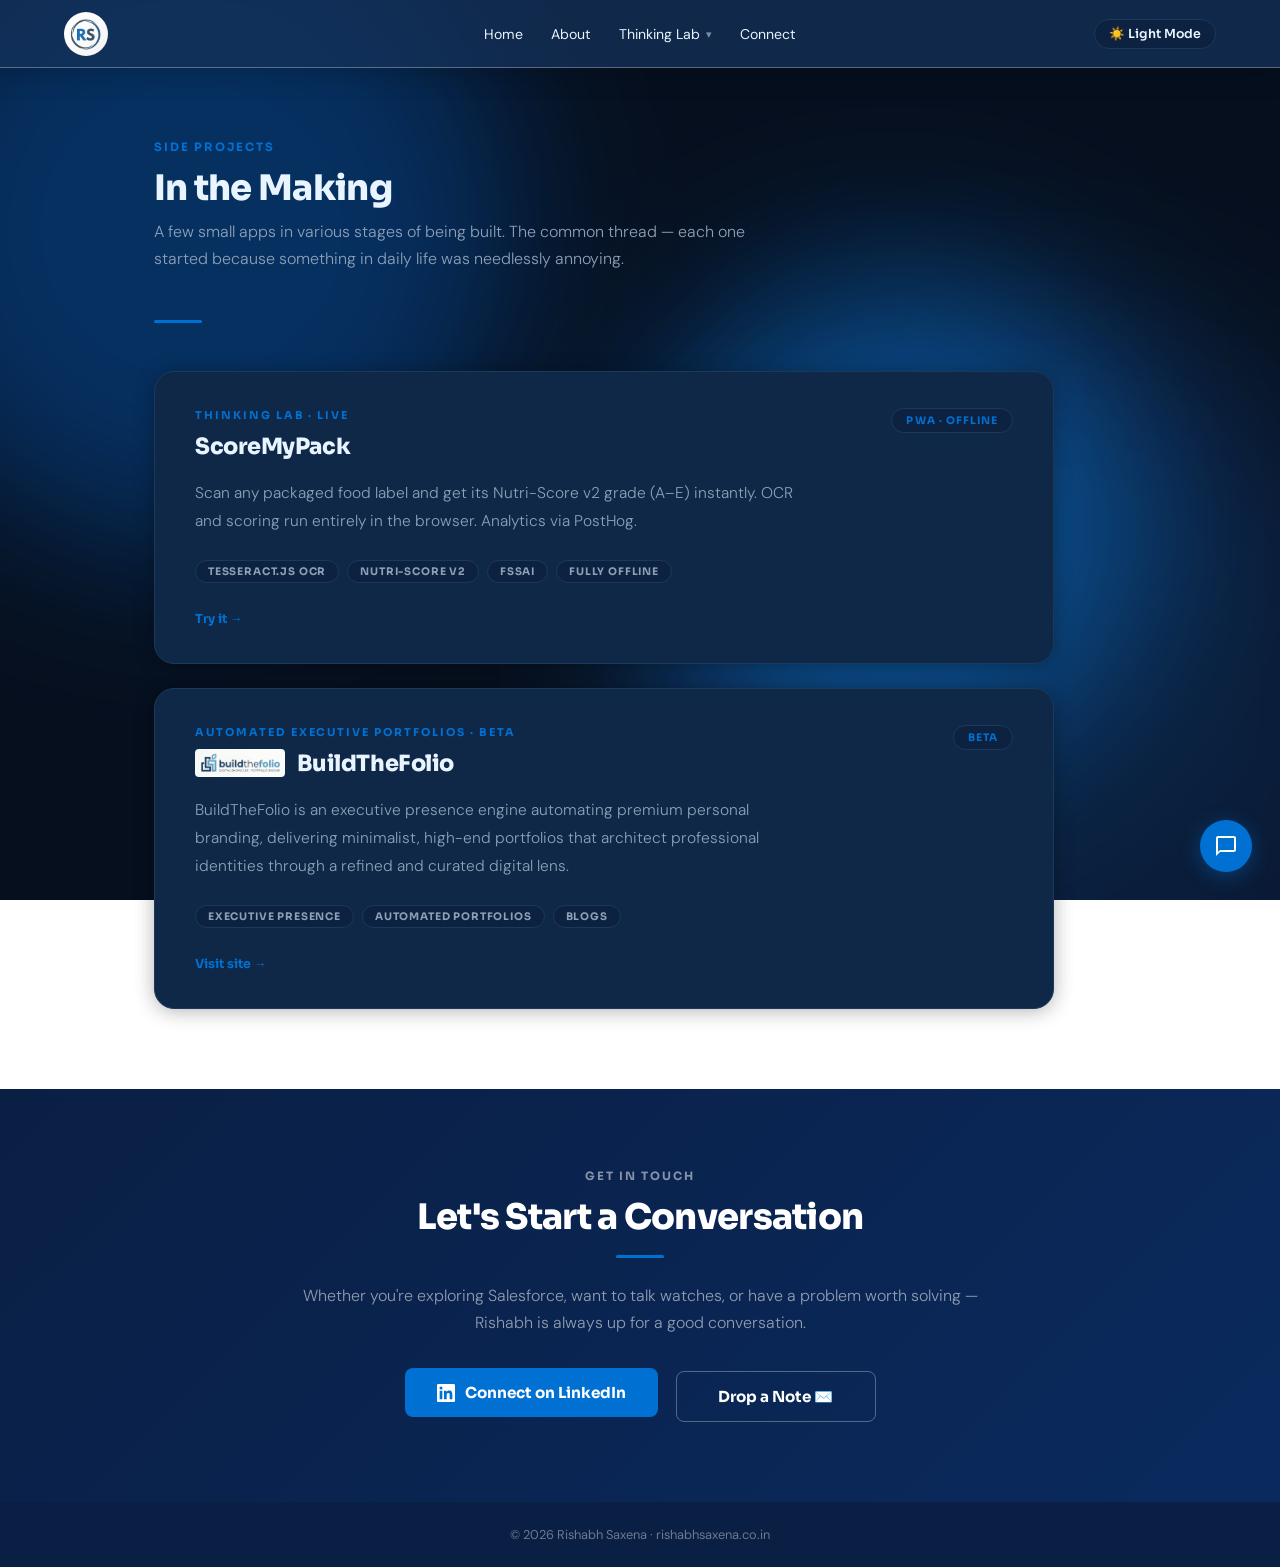
<file: in-the-making.html>
<!DOCTYPE html>
<html lang="en">

<head>
  <meta charset="UTF-8">
  <meta name="viewport" content="width=device-width, initial-scale=1.0">
  <link rel="stylesheet" href="/styles.css?v=2">
  <title>In the Making · Rishabh Saxena</title>
  <meta name="description"
    content="Apps and side projects being built by Rishabh Saxena — problem-first, vibe-coded, real-itch solutions.">
  <!-- Open Graph -->
  <meta property="og:type" content="website">
  <meta property="og:url" content="https://rishabhsaxena.co.in/in-the-making.html">
  <meta property="og:title" content="In the Making · Rishabh Saxena">
  <meta property="og:description"
    content="Apps and side projects being built by Rishabh Saxena — problem-first, vibe-coded, real-itch solutions.">
  <meta property="og:image" content="https://rishabhsaxena.co.in/photo.png">
  <!-- Twitter Card -->
  <meta name="twitter:card" content="summary_large_image">
  <meta name="twitter:title" content="In the Making · Rishabh Saxena">
  <meta name="twitter:description"
    content="Apps and side projects being built by Rishabh Saxena — problem-first, vibe-coded, real-itch solutions.">
  <meta name="twitter:image" content="https://rishabhsaxena.co.in/photo.png">
  <link rel="preconnect" href="https://fonts.googleapis.com">
  <link
    href="https://fonts.googleapis.com/css2?family=Sora:wght@300;400;600;700;800&family=DM+Sans:ital,wght@0,300;0,400;0,500;1,300&display=swap"
    rel="stylesheet">
  <link rel="icon" href="/logo.png" type="image/png">
  <style>
    html {
      scroll-behavior: smooth;
    }

    /* ── HERO ── */
    .hero {
      min-height: 100vh;
      display: flex;
      align-items: center;
      padding: 100px 5% 60px;
      max-width: 1200px;
      margin: 0 auto;
    }

    .hero-inner {
      display: grid;
      grid-template-columns: 1fr 420px;
      gap: 80px;
      align-items: center;
      width: 100%;
    }

    .hero-label {
      font-family: 'Sora', sans-serif;
      font-size: 0.72rem;
      font-weight: 700;
      letter-spacing: 0.18em;
      text-transform: uppercase;
      color: var(--sf-blue);
      margin-bottom: 20px;
      display: flex;
      align-items: center;
      gap: 10px;
    }

    .hero-label::before {
      content: '';
      display: block;
      width: 32px;
      height: 2px;
      background: var(--sf-blue);
    }

    .hero h1 {
      font-family: 'Sora', sans-serif;
      font-size: clamp(3rem, 6vw, 4.5rem);
      font-weight: 800;
      letter-spacing: -0.03em;
      line-height: 1.05;
      margin-bottom: 24px;
    }

    .hero h1 span {
      color: var(--sf-blue);
    }

    .hero-tagline {
      font-size: 1.15rem;
      font-weight: 300;
      color: var(--sf-subtext);
      line-height: 1.7;
      max-width: 520px;
      margin-bottom: 36px;
      font-style: italic;
    }

    .hero-intro {
      font-size: 1rem;
      font-weight: 400;
      color: var(--sf-subtext);
      line-height: 1.8;
      max-width: 520px;
      margin-bottom: 40px;
    }

    .hero-intro strong {
      color: var(--sf-text);
      font-weight: 500;
    }

    .hero-actions {
      display: flex;
      gap: 14px;
      flex-wrap: wrap;
    }

    .btn-primary {
      background: var(--sf-blue);
      color: white;
      padding: 13px 28px;
      border-radius: 8px;
      text-decoration: none;
      font-family: 'Sora', sans-serif;
      font-weight: 700;
      font-size: 0.9rem;
      transition: all 0.2s;
      display: inline-flex;
      align-items: center;
      gap: 8px;
    }

    .btn-primary:hover {
      background: var(--sf-electric);
      transform: translateY(-1px);
    }

    .btn-outline {
      background: transparent;
      color: var(--sf-text);
      padding: 13px 28px;
      border-radius: 8px;
      text-decoration: none;
      font-family: 'Sora', sans-serif;
      font-weight: 600;
      font-size: 0.9rem;
      border: 1.5px solid var(--sf-border);
      transition: all 0.2s;
      display: inline-flex;
      align-items: center;
      gap: 8px;
    }

    .btn-outline:hover {
      border-color: var(--sf-blue);
      color: var(--sf-blue);
    }

    .hero-photo {
      position: relative;
      display: flex;
      justify-content: center;
    }

    .hero-photo img {
      width: 340px;
      height: 400px;
      object-fit: cover;
      object-position: top;
      border-radius: 20px;
      box-shadow: 0 20px 60px rgba(0, 112, 210, 0.2);
    }

    .hero-photo-badge {
      position: absolute;
      bottom: 24px;
      left: -20px;
      background: var(--sf-card);
      border: 1px solid var(--sf-border);
      border-radius: 12px;
      padding: 12px 16px;
      box-shadow: var(--shadow-card);
      font-family: 'Sora', sans-serif;
      font-size: 0.78rem;
    }

    .hero-photo-badge strong {
      display: block;
      font-weight: 700;
      color: var(--sf-text);
    }

    .hero-photo-badge span {
      color: var(--sf-subtext);
      font-weight: 400;
      font-size: 0.72rem;
    }

    /* ── WHO I AM ── */
    .who-section {
      background: var(--sf-navy);
      padding: 80px 5%;
    }

    .who-inner {
      max-width: 800px;
      margin: 0 auto;
      text-align: center;
    }

    .who-section .section-title {
      color: var(--sf-electric);
    }

    .who-section .section-divider {
      margin: 0 auto 28px;
    }

    .section-label {
      font-family: 'Sora', sans-serif;
      font-size: 0.72rem;
      font-weight: 700;
      letter-spacing: 0.18em;
      text-transform: uppercase;
      color: var(--sf-blue);
      margin-bottom: 12px;
    }

    .section-title {
      font-family: 'Sora', sans-serif;
      font-size: clamp(1.6rem, 3vw, 2.2rem);
      font-weight: 800;
      letter-spacing: -0.02em;
      margin-bottom: 12px;
    }

    .section-divider {
      width: 48px;
      height: 3px;
      background: var(--sf-blue);
      border-radius: 2px;
      margin: 0 auto 28px;
    }

    .who-text {
      font-size: 1.05rem;
      line-height: 1.85;
      color: rgba(255, 255, 255, 0.65);
      font-weight: 300;
    }

    .who-text strong {
      color: #ffffff;
      font-weight: 600;
    }

    /* ── INTERESTS GRID ── */
    .interests-section {
      padding: 80px 5%;
      background: var(--sf-light-bg);
    }

    .interests-inner {
      max-width: 1100px;
      margin: 0 auto;
    }

    .interests-header {
      margin-bottom: 48px;
    }

    .interests-section .section-label {
      color: var(--sf-blue);
    }

    .interests-section .section-title {
      color: var(--sf-text);
    }

    .interests-section .section-divider {
      margin-bottom: 32px;
    }

    .interests-grid {
      display: grid;
      grid-template-columns: repeat(auto-fit, minmax(280px, 1fr));
      gap: 20px;
    }

    .interest-card {
      background: var(--sf-card);
      border: 1px solid var(--sf-border);
      border-radius: 16px;
      padding: 28px 24px;
      text-decoration: none;
      color: var(--sf-text);
      transition: all 0.25s;
      display: flex;
      flex-direction: column;
      position: relative;
      overflow: hidden;
    }

    .interest-card::before {
      content: '';
      position: absolute;
      top: 0;
      left: 0;
      right: 0;
      height: 3px;
      background: var(--card-accent, var(--sf-blue));
      transform: scaleX(0);
      transform-origin: left;
      transition: transform 0.3s;
    }

    .interest-card:hover {
      border-color: var(--card-accent, var(--sf-blue));
      transform: translateY(-3px);
      box-shadow: 0 8px 30px rgba(0, 0, 0, 0.1);
    }

    .interest-card:hover::before {
      transform: scaleX(1);
    }

    .interest-icon {
      font-size: 2rem;
      margin-bottom: 14px;
      display: block;
    }

    .interest-title {
      font-family: 'Sora', sans-serif;
      font-size: 1rem;
      font-weight: 700;
      margin-bottom: 8px;
    }

    .interest-desc {
      font-size: 0.88rem;
      color: var(--sf-subtext);
      line-height: 1.6;
      flex: 1;
    }

    .interest-tag {
      margin-top: 16px;
      align-self: flex-start;
      font-family: 'Sora', sans-serif;
      font-size: 0.7rem;
      font-weight: 700;
      letter-spacing: 0.08em;
      text-transform: uppercase;
      color: var(--card-accent, var(--sf-blue));
      display: flex;
      align-items: center;
      gap: 5px;
    }

    .interest-tag::after {
      content: '→';
    }

    /* ── ABOUT CTA ── */
    .about-cta {
      padding: 60px 5%;
      background: var(--sf-navy);
      text-align: center;
    }

    .about-cta .section-label {
      color: var(--sf-electric);
    }

    .about-cta .section-title {
      color: #ffffff;
    }

    .about-cta p {
      color: rgba(255, 255, 255, 0.65);
    }

    .about-cta-inner {
      max-width: 600px;
      margin: 0 auto;
    }

    .about-cta h2 {
      font-family: 'Sora', sans-serif;
      font-size: 1.5rem;
      font-weight: 700;
      color: white;
      margin-bottom: 12px;
    }

    .about-cta p {
      color: rgba(255, 255, 255, 0.55);
      font-size: 0.95rem;
      font-weight: 300;
      margin-bottom: 28px;
      line-height: 1.7;
    }

    .about-cta a {
      background: white;
      color: var(--sf-navy);
      padding: 13px 28px;
      border-radius: 8px;
      text-decoration: none;
      font-family: 'Sora', sans-serif;
      font-weight: 700;
      font-size: 0.9rem;
      display: inline-flex;
      align-items: center;
      gap: 8px;
      transition: all 0.2s;
    }

    .about-cta a:hover {
      background: var(--sf-electric);
      color: white;
    }

    /* ── THINKING LAB PREVIEW ── */
    .lab-section {
      padding: 80px 5%;
      background: var(--sf-light-bg);
    }

    .lab-inner {
      max-width: 1100px;
      margin: 0 auto;
    }

    .lab-grid {
      display: grid;
      grid-template-columns: repeat(4, 1fr);
      gap: 20px;
      margin-top: 40px;
    }

    .lab-card {
      background: var(--sf-card);
      border: 1px solid var(--sf-border);
      border-radius: 16px;
      padding: 24px;
      text-decoration: none;
      color: var(--sf-text);
      transition: all 0.25s;
      display: flex;
      flex-direction: column;
    }

    .lab-card:hover {
      transform: translateY(-3px);
      box-shadow: 0 8px 30px rgba(0, 0, 0, 0.1);
      border-color: var(--sf-blue);
    }

    .lab-card-icon {
      font-size: 1.8rem;
      margin-bottom: 14px;
      display: block;
    }

    .lab-card-title {
      font-family: 'Sora', sans-serif;
      font-size: 0.95rem;
      font-weight: 700;
      margin-bottom: 6px;
    }

    .lab-card-desc {
      font-size: 0.83rem;
      color: var(--sf-subtext);
      line-height: 1.6;
      flex: 1;
    }

    .lab-card-link {
      margin-top: 14px;
      font-family: 'Sora', sans-serif;
      font-size: 0.75rem;
      font-weight: 700;
      letter-spacing: 0.06em;
      text-transform: uppercase;
      color: var(--sf-blue);
    }

    /* ── CONNECT ── */
    .connect-bg {
      background: linear-gradient(135deg, var(--sf-navy) 0%, #0a2a5e 100%);
      padding: 80px 5%;
    }

    .connect-inner {
      max-width: 700px;
      margin: 0 auto;
      text-align: center;
    }

    .connect-inner .section-label {
      color: rgba(255, 255, 255, 0.5);
    }

    .connect-inner .section-title {
      color: white;
    }

    .connect-inner .section-divider {
      margin: 16px auto 24px;
    }

    .connect-inner p {
      color: rgba(255, 255, 255, 0.55);
      font-size: 1rem;
      font-weight: 300;
      margin-bottom: 32px;
      line-height: 1.7;
    }

    .connect-btn {
      display: inline-flex;
      align-items: center;
      gap: 10px;
      padding: 15px 32px;
      border-radius: 8px;
      font-family: 'Sora', sans-serif;
      font-weight: 700;
      font-size: 0.95rem;
      text-decoration: none;
      transition: all 0.2s;
      min-width: 200px;
      justify-content: center;
    }

    .connect-btn.primary {
      background: var(--sf-blue);
      color: white;
      margin-right: 14px;
    }

    .connect-btn.primary:hover {
      background: var(--sf-electric);
      transform: translateY(-2px);
    }

    .connect-btn.outline {
      background: transparent;
      color: white;
      border: 1.5px solid rgba(255, 255, 255, 0.3);
    }

    .connect-btn.outline:hover {
      border-color: white;
      background: rgba(255, 255, 255, 0.05);
    }

    /* ── CONTACT FORM ── */
    .contact-form-section {
      background: var(--sf-light-bg);
      padding: 60px 5%;
    }

    .contact-form-inner {
      max-width: 700px;
      margin: 0 auto;
    }

    /* ── FOOTER ── */
    footer {
      background: var(--sf-navy);
      color: rgba(255, 255, 255, 0.4);
      text-align: center;
      padding: 24px 5%;
      font-size: 0.8rem;
    }

    /* ── MODAL ── */
    .modal-overlay {
      display: none;
      position: fixed;
      inset: 0;
      background: rgba(0, 0, 0, 0.6);
      z-index: 2000;
      align-items: center;
      justify-content: center;
    }

    .modal-overlay.open {
      display: flex;
    }

    .modal-box {
      background: var(--sf-card);
      border-radius: 20px;
      padding: 40px;
      max-width: 480px;
      width: 90%;
      text-align: center;
      position: relative;
      box-shadow: 0 20px 60px rgba(0, 0, 0, 0.3);
    }

    .modal-close {
      position: absolute;
      top: 16px;
      right: 20px;
      background: none;
      border: none;
      font-size: 1.4rem;
      color: var(--sf-subtext);
      cursor: pointer;
    }

    /* ── FADE IN ── */
    .fade-in {
      animation: fadein 0.6s ease both;
    }

    .fade-in-2 {
      animation: fadein 0.6s 0.15s ease both;
    }

    @keyframes fadein {
      from {
        opacity: 0;
        transform: translateY(16px);
      }

      to {
        opacity: 1;
        transform: translateY(0);
      }
    }

    /* ── WATCH CSS ── */
    .watchit-icon {
      filter: drop-shadow(0 2px 6px rgba(0, 112, 210, 0.2));
    }

    /* ── RESPONSIVE ── */
    @media (max-width: 900px) {
      .hero-inner {
        grid-template-columns: 1fr;
        gap: 40px;
      }

      .hero-photo {
        order: -1;
      }

      .hero-photo img {
        width: 200px;
        height: 240px;
      }

      .hero-photo-badge {
        display: none;
      }

      .interests-grid {
        grid-template-columns: repeat(2, 1fr);
      }

      .lab-grid {
        grid-template-columns: repeat(2, 1fr);
      }
    }

    @media (max-width: 600px) {



      .interests-grid {
        grid-template-columns: 1fr;
      }

      .lab-grid {
        grid-template-columns: 1fr;
      }

      .hero-actions {
        flex-direction: column;
      }

      .connect-btn {
        min-width: unset;
        width: 100%;
        margin-right: 0;
        margin-bottom: 10px;
      }
    }

    /* Page-specific */
    .page-hero {
      padding: 140px 5% 80px;
      max-width: 1100px;
      margin: 0 auto;
    }

    .making-card {
      background: var(--sf-card);
      border: 1px solid var(--sf-border);
      border-radius: 20px;
      padding: 48px;
      display: flex;
      align-items: center;
      gap: 48px;
      flex-wrap: wrap;
      box-shadow: var(--shadow-card);
      margin-bottom: 32px;
    }

    .making-icon {
      font-size: 5rem;
      text-align: center;
      flex-shrink: 0;
    }

    .making-content {
      flex: 1;
      min-width: 260px;
    }

    .making-title {
      font-family: 'Sora', sans-serif;
      font-size: 1.5rem;
      font-weight: 800;
      color: var(--sf-text);
      margin-bottom: 12px;
    }

    .making-desc {
      color: var(--sf-subtext);
      font-weight: 300;
      line-height: 1.75;
      margin-bottom: 20px;
      font-size: 1rem;
    }

    .tag-row {
      display: flex;
      flex-wrap: wrap;
      gap: 8px;
    }

    .tag {
      background: var(--sf-tag-bg);
      border: 1px solid var(--sf-border);
      border-radius: 20px;
      padding: 5px 14px;
      font-family: 'Sora', sans-serif;
      font-size: 0.75rem;
      font-weight: 700;
      color: var(--sf-subtext);
    }

    .coming-soon-banner {
      background: var(--sf-light-bg);
      border: 1px solid var(--sf-border);
      border-radius: 16px;
      padding: 40px;
      text-align: center;
      margin-top: 16px;
    }

    .coming-soon-emoji {
      font-size: 3.5rem;
      margin-bottom: 16px;
    }

    .coming-soon-label {
      font-family: 'Sora', sans-serif;
      font-size: 0.78rem;
      font-weight: 700;
      letter-spacing: 0.12em;
      text-transform: uppercase;
      color: var(--sf-blue);
      margin-bottom: 8px;
    }

    .coming-soon-text {
      color: var(--sf-subtext);
      font-weight: 300;
      line-height: 1.7;
      max-width: 480px;
      margin: 0 auto;
    }

    .suggest-btn {
      display: inline-block;
      margin-top: 20px;
      background: var(--sf-blue);
      color: white;
      text-decoration: none;
      padding: 10px 24px;
      border-radius: 24px;
      font-family: 'Sora', sans-serif;
      font-size: 0.82rem;
      font-weight: 700;
      transition: background 0.2s, transform 0.1s;
    }

    .suggest-btn:hover {
      background: var(--sf-electric);
      transform: translateY(-1px);
    }

    @media (max-width: 768px) {}

    [data-theme="dark"] .nav-center.open {
      background: #132d56 !important;
    }

    /* ── END NAV ── */
  </style>
  <style>
    /* Bot Widget */
    .ve-bubble {
      position: fixed;
      bottom: 28px;
      right: 28px;
      width: 52px;
      height: 52px;
      background: var(--sf-blue);
      border-radius: 50%;
      cursor: pointer;
      display: flex;
      align-items: center;
      justify-content: center;
      box-shadow: 0 4px 20px rgba(0, 112, 210, 0.4);
      z-index: 9999;
      transition: transform 0.2s, box-shadow 0.2s;
    }

    .ve-bubble:hover {
      transform: scale(1.08);
      box-shadow: 0 6px 28px rgba(0, 112, 210, 0.5);
    }

    .ve-bubble svg {
      width: 24px;
      height: 24px;
      fill: white;
    }

    .ve-bubble .ve-close {
      display: none;
      font-size: 1.4rem;
      color: white;
      line-height: 1;
    }

    .ve-bubble.open .ve-icon {
      display: none;
    }

    .ve-bubble.open .ve-close {
      display: block;
    }

    .ve-window {
      position: fixed;
      bottom: 92px;
      right: 28px;
      width: 360px;
      max-height: 520px;
      background: var(--glass-bg);
      backdrop-filter: var(--blur-lg);
      -webkit-backdrop-filter: var(--blur-lg);
      border: 1px solid var(--glass-border);
      border-radius: 20px;
      box-shadow: var(--shadow-overlay);
      display: none;
      flex-direction: column;
      overflow: hidden;
      z-index: 9998;
      font-family: 'DM Sans', sans-serif;
      transform: translateY(20px);
      opacity: 0;
      transition: opacity 0.3s, transform 0.3s cubic-bezier(0.175, 0.885, 0.32, 1.275);
    }

    .ve-window.open {
      display: flex;
      transform: translateY(0);
      opacity: 1;
    }

    .ve-header {
      background: linear-gradient(135deg, var(--sf-navy), #0a2a5e);
      padding: 16px 18px;
      display: flex;
      align-items: center;
      gap: 12px;
    }

    .ve-avatar {
      width: 38px;
      height: 38px;
      background: var(--sf-blue);
      border-radius: 50%;
      display: flex;
      align-items: center;
      justify-content: center;
      font-family: 'Sora', sans-serif;
      font-weight: 800;
      font-size: 0.85rem;
      color: white;
      flex-shrink: 0;
    }

    .ve-header-info {
      flex: 1;
    }

    .ve-header-name {
      font-family: 'Sora', sans-serif;
      font-size: 0.88rem;
      font-weight: 700;
      color: white;
      margin-bottom: 2px;
    }

    .ve-header-status {
      font-size: 0.72rem;
      color: rgba(255, 255, 255, 0.5);
      display: flex;
      align-items: center;
      gap: 5px;
    }

    .ve-status-dot {
      width: 6px;
      height: 6px;
      background: #4CAF50;
      border-radius: 50%;
    }

    .ve-messages {
      flex: 1;
      overflow-y: auto;
      padding: 16px;
      display: flex;
      flex-direction: column;
      gap: 10px;
      scroll-behavior: smooth;
    }

    .ve-messages::-webkit-scrollbar {
      width: 4px;
    }

    .ve-messages::-webkit-scrollbar-track {
      background: transparent;
    }

    .ve-messages::-webkit-scrollbar-thumb {
      background: var(--sf-border);
      border-radius: 4px;
    }

    .ve-msg {
      max-width: 82%;
      padding: 10px 14px;
      border-radius: 14px;
      font-size: 0.88rem;
      line-height: 1.55;
      animation: ve-fadein 0.2s ease;
    }

    @keyframes ve-fadein {
      from {
        opacity: 0;
        transform: translateY(6px);
      }

      to {
        opacity: 1;
        transform: translateY(0);
      }
    }

    .ve-msg.bot {
      background: var(--sf-tag-bg);
      color: var(--sf-text);
      border-bottom-left-radius: 4px;
      align-self: flex-start;
    }

    .ve-msg.user {
      background: var(--sf-blue);
      color: white;
      border-bottom-right-radius: 4px;
      align-self: flex-end;
    }

    .ve-typing {
      display: flex;
      align-items: center;
      gap: 4px;
      padding: 12px 14px;
      background: var(--sf-tag-bg);
      border-radius: 14px;
      border-bottom-left-radius: 4px;
      align-self: flex-start;
      animation: ve-fadein 0.2s ease;
    }

    .ve-typing span {
      width: 6px;
      height: 6px;
      background: var(--sf-subtext);
      border-radius: 50%;
      animation: ve-bounce 1.2s infinite;
    }

    .ve-typing span:nth-child(2) {
      animation-delay: 0.2s;
    }

    .ve-typing span:nth-child(3) {
      animation-delay: 0.4s;
    }

    @keyframes ve-bounce {

      0%,
      60%,
      100% {
        transform: translateY(0);
      }

      30% {
        transform: translateY(-5px);
      }
    }

    .ve-input-area {
      padding: 12px 14px;
      border-top: 1px solid var(--sf-border);
      display: flex;
      gap: 8px;
      align-items: center;
      background: var(--sf-card);
    }

    .ve-input {
      flex: 1;
      background: var(--sf-tag-bg);
      border: 1.5px solid var(--sf-border);
      border-radius: 10px;
      padding: 9px 13px;
      color: var(--sf-text);
      font-family: 'DM Sans', sans-serif;
      font-size: 0.88rem;
      outline: none;
      transition: border 0.2s;
      resize: none;
    }

    .ve-input:focus {
      border-color: var(--sf-blue);
    }

    .ve-send {
      width: 36px;
      height: 36px;
      background: var(--sf-blue);
      border: none;
      border-radius: 10px;
      cursor: pointer;
      display: flex;
      align-items: center;
      justify-content: center;
      transition: background 0.2s, transform 0.1s;
      flex-shrink: 0;
    }

    .ve-send:hover {
      background: var(--sf-electric);
      transform: scale(1.05);
    }

    .ve-send svg {
      width: 16px;
      height: 16px;
      fill: white;
    }

    .ve- @media (max-width: 480px) {
      .ve-window {
        width: calc(100vw - 32px);
        right: 16px;
        bottom: 80px;
      }

      .ve-bubble {
        bottom: 16px;
        right: 16px;
      }
    }

    .ve-footer {
      padding: 6px 14px 10px;
      text-align: center;
      font-size: 0.68rem;
      color: var(--sf-subtext);
      opacity: 0.6;
    }
  </style>
  <!-- Google Analytics -->
  <script async src="https://www.googletagmanager.com/gtag/js?id=G-WGYJHP2512"></script>
  <script>
    window.dataLayer = window.dataLayer || [];
    function gtag() { dataLayer.push(arguments); }
    gtag('js', new Date());
    gtag('config', 'G-WGYJHP2512');
  </script>
</head>

<body>

  <!-- BACKGROUND EFFECT -->
  <div class="glow-container">
    <div class="blob blob-1"></div>
    <div class="blob blob-2"></div>
    <div class="blob blob-3"></div>
  </div>


  <nav>
    <div class="nav-logo"><a href="/"><img src="/logo.png" alt="RS Logo" width="44" height="44"></a></div>
    <div class="nav-center" id="navCenter">
      <a href="/">Home</a>
      <a href="/about.html">About</a>
      <div class="nav-item" id="navThinkingLab">
        <a class="has-dropdown" onclick="toggleMobileDropdown(this)">Thinking Lab</a>
        <div class="dropdown" id="thinkingLabDropdown">
          <div
            style="font-size:0.68rem;font-family:'Sora',sans-serif;font-weight:700;letter-spacing:0.15em;text-transform:uppercase;color:var(--sf-blue);padding:8px 20px 4px;cursor:default;">
            Blog</div>
          <a href="/salesforce.html">☁️&nbsp; Salesforce</a>
          <a href="/hands-on-wrist.html"><svg id="watch-navmaking" viewBox="0 0 44 56" width="18" height="22"
              xmlns="http://www.w3.org/2000/svg"
              style="display:inline-block;vertical-align:middle;margin-right:8px;flex-shrink:0;">
              <rect x="14" y="1" width="16" height="9" rx="3" fill="var(--sf-subtext)" opacity="0.6" />
              <rect x="14" y="46" width="16" height="9" rx="3" fill="var(--sf-subtext)" opacity="0.6" />
              <circle cx="22" cy="28" r="17" fill="var(--sf-subtext)" opacity="0.25" />
              <circle cx="22" cy="28" r="14" fill="var(--watch-dial,#ffffff)" />
              <g id="watch-navmaking-hour">
                <line x1="22" y1="28" x2="22" y2="22" stroke="var(--sf-text,#0A1F44)" stroke-width="2.5"
                  stroke-linecap="round" />
              </g>
              <g id="watch-navmaking-min">
                <line x1="22" y1="28" x2="22" y2="17" stroke="var(--sf-text,#0A1F44)" stroke-width="1.5"
                  stroke-linecap="round" />
              </g>
              <circle cx="22" cy="28" r="1.8" fill="var(--sf-blue,#1B96FF)" />
            </svg> Hands on Wrist</a>
          <a href="/hands-on-wheels.html"><svg viewBox="10 10 80 80" width="18" height="18"
              xmlns="http://www.w3.org/2000/svg"
              style="display:inline-block;vertical-align:middle;margin-right:8px;flex-shrink:0;">
              <circle cx="50" cy="50" r="38" fill="none" stroke="var(--sf-subtext)" stroke-width="7" />
              <line x1="50" y1="50" x2="17" y2="31" stroke="var(--sf-subtext)" stroke-width="5"
                stroke-linecap="round" />
              <line x1="50" y1="50" x2="83" y2="31" stroke="var(--sf-subtext)" stroke-width="5"
                stroke-linecap="round" />
              <line x1="50" y1="50" x2="50" y2="88" stroke="var(--sf-subtext)" stroke-width="5"
                stroke-linecap="round" />
              <circle cx="50" cy="50" r="9" fill="var(--sf-card,#fff)" stroke="var(--sf-subtext)" stroke-width="2.5" />
              <circle cx="50" cy="50" r="5.5" fill="#C0392B" />
              <circle cx="50" cy="50" r="3.5" fill="#E74C3C" />
              <path d="M10 38 Q7 30 12 24 Q17 19 23 23 Q26 26 24 32 Q22 37 17 39 Q13 40 10 38Z" fill="var(--sf-subtext)"
                opacity="0.85" />
              <path d="M90 38 Q93 30 88 24 Q83 19 77 23 Q74 26 76 32 Q78 37 83 39 Q87 40 90 38Z"
                fill="var(--sf-subtext)" opacity="0.85" />
            </svg> Hands on Wheels</a>
          <a href="/open-tabs.html"><svg viewBox="7 9 47 54" width="18" height="18" xmlns="http://www.w3.org/2000/svg"
              style="display:inline-block;vertical-align:middle;margin-right:8px;flex-shrink:0;">
              <rect x="8" y="10" width="38" height="48" rx="3" fill="var(--sf-subtext)" opacity="0.3"
                stroke="var(--sf-subtext)" stroke-width="2.5" />
              <rect x="5" y="16" width="6" height="4" rx="2" fill="none" stroke="var(--sf-subtext)"
                stroke-width="2.2" />
              <rect x="5" y="26" width="6" height="4" rx="2" fill="none" stroke="var(--sf-subtext)"
                stroke-width="2.2" />
              <rect x="5" y="36" width="6" height="4" rx="2" fill="none" stroke="var(--sf-subtext)"
                stroke-width="2.2" />
              <line x1="16" y1="22" x2="40" y2="22" stroke="var(--sf-subtext)" stroke-width="1.2" stroke-linecap="round"
                opacity="0.8" />
              <line x1="16" y1="30" x2="40" y2="30" stroke="var(--sf-subtext)" stroke-width="1.2" stroke-linecap="round"
                opacity="0.8" />
              <line x1="16" y1="38" x2="34" y2="38" stroke="var(--sf-subtext)" stroke-width="1.2" stroke-linecap="round"
                opacity="0.8" />
              <rect x="30" y="38" width="5" height="18" rx="2" fill="var(--sf-blue,#1B96FF)"
                transform="rotate(-35 32 46)" />
              <polygon points="0,0 4,0 2,5" fill="var(--sf-subtext)" transform="translate(37,51) rotate(-35)" />
            </svg> Open Tabs</a>
          <div style="height:1px;background:var(--sf-border);margin:6px 0;"></div>
          <div
            style="font-size:0.68rem;font-family:'Sora',sans-serif;font-weight:700;letter-spacing:0.15em;text-transform:uppercase;color:var(--sf-blue);padding:8px 20px 4px;cursor:default;">
            Projects</div>
          <a href="/in-the-making.html" style="color:var(--sf-blue);font-weight:700;">🛠️&nbsp; In the Making</a>
        </div>
      </div>
      <a href="#connect">Connect</a>
    </div>
    <div class="nav-right">
      <button class="theme-toggle" onclick="toggleTheme()" id="themeBtn">🌙 Dark Mode</button>
      <button class="hamburger" onclick="toggleMenu()" aria-label="Menu">
        <span></span><span></span><span></span>
      </button>
    </div>
  </nav>

  <!-- MOBILE MENU -->
  <div id="mobileMenuOverlay"
    style="display:none;position:fixed;top:68px;left:0;right:0;bottom:0;z-index:9998;background:var(--sf-card);border-top:1px solid var(--sf-border);overflow-y:auto;flex-direction:column;">
    <a href="/"
      style="display:block;padding:16px 24px;border-bottom:1px solid var(--sf-border);color:var(--sf-text);text-decoration:none;font-size:1rem;">Home</a>
    <a href="/about.html"
      style="display:block;padding:16px 24px;border-bottom:1px solid var(--sf-border);color:var(--sf-text);text-decoration:none;font-size:1rem;">About</a>
    <button onclick="toggleLabMenu()"
      style="width:100%;padding:16px 24px;border:none;border-bottom:1px solid var(--sf-border);background:none;color:var(--sf-text);font-size:1rem;text-align:left;cursor:pointer;display:flex;justify-content:space-between;align-items:center;font-family:inherit;">Thinking
      Lab <span>&#9662;</span></button>
    <div id="mobileLabMenu" style="display:none;background:var(--sf-light-bg);">
      <div
        style="font-size:0.68rem;font-family:'Sora',sans-serif;font-weight:700;letter-spacing:0.15em;text-transform:uppercase;color:var(--sf-blue);padding:10px 24px 4px 40px;">
        Blog</div>
      <a href="/salesforce.html"
        style="display:block;padding:12px 24px 12px 40px;border-bottom:1px solid var(--sf-border);color:var(--sf-text);text-decoration:none;font-size:0.9rem;">&#9729;&#65039;&nbsp;
        Salesforce</a>
      <a href="/hands-on-wrist.html"
        style="display:block;padding:12px 24px 12px 40px;border-bottom:1px solid var(--sf-border);color:var(--sf-text);text-decoration:none;font-size:0.9rem;"><svg
          id="watch-navmaking-mob" viewBox="0 0 44 56" width="18" height="22" xmlns="http://www.w3.org/2000/svg"
          style="display:inline-block;vertical-align:middle;margin-right:8px;flex-shrink:0;">
          <rect x="14" y="1" width="16" height="9" rx="3" fill="var(--sf-subtext)" opacity="0.6" />
          <rect x="14" y="46" width="16" height="9" rx="3" fill="var(--sf-subtext)" opacity="0.6" />
          <circle cx="22" cy="28" r="17" fill="var(--sf-subtext)" opacity="0.25" />
          <circle cx="22" cy="28" r="14" fill="var(--watch-dial,#ffffff)" />
          <g id="watch-navmaking-mob-hour">
            <line x1="22" y1="28" x2="22" y2="22" stroke="var(--sf-text,#0A1F44)" stroke-width="2.5"
              stroke-linecap="round" />
          </g>
          <g id="watch-navmaking-mob-min">
            <line x1="22" y1="28" x2="22" y2="17" stroke="var(--sf-text,#0A1F44)" stroke-width="1.5"
              stroke-linecap="round" />
          </g>
          <circle cx="22" cy="28" r="1.8" fill="var(--sf-blue,#1B96FF)" />
        </svg> Hands on Wrist</a>
      <a href="/hands-on-wheels.html"
        style="display:block;padding:12px 24px 12px 40px;border-bottom:1px solid var(--sf-border);color:var(--sf-text);text-decoration:none;font-size:0.9rem;"><svg
          viewBox="10 10 80 80" width="18" height="18" xmlns="http://www.w3.org/2000/svg"
          style="display:inline-block;vertical-align:middle;margin-right:8px;flex-shrink:0;">
          <circle cx="50" cy="50" r="38" fill="none" stroke="var(--sf-subtext)" stroke-width="7" />
          <line x1="50" y1="50" x2="17" y2="31" stroke="var(--sf-subtext)" stroke-width="5" stroke-linecap="round" />
          <line x1="50" y1="50" x2="83" y2="31" stroke="var(--sf-subtext)" stroke-width="5" stroke-linecap="round" />
          <line x1="50" y1="50" x2="50" y2="88" stroke="var(--sf-subtext)" stroke-width="5" stroke-linecap="round" />
          <circle cx="50" cy="50" r="9" fill="var(--sf-card,#fff)" stroke="var(--sf-subtext)" stroke-width="2.5" />
          <circle cx="50" cy="50" r="5.5" fill="#C0392B" />
          <circle cx="50" cy="50" r="3.5" fill="#E74C3C" />
          <path d="M10 38 Q7 30 12 24 Q17 19 23 23 Q26 26 24 32 Q22 37 17 39 Q13 40 10 38Z" fill="var(--sf-subtext)"
            opacity="0.85" />
          <path d="M90 38 Q93 30 88 24 Q83 19 77 23 Q74 26 76 32 Q78 37 83 39 Q87 40 90 38Z" fill="var(--sf-subtext)"
            opacity="0.85" />
        </svg> Hands on Wheels</a>
      <a href="/open-tabs.html"
        style="display:block;padding:12px 24px 12px 40px;border-bottom:1px solid var(--sf-border);color:var(--sf-text);text-decoration:none;font-size:0.9rem;"><svg
          viewBox="7 9 47 54" width="18" height="18" xmlns="http://www.w3.org/2000/svg"
          style="display:inline-block;vertical-align:middle;margin-right:8px;flex-shrink:0;">
          <rect x="8" y="10" width="38" height="48" rx="3" fill="var(--sf-subtext)" opacity="0.3"
            stroke="var(--sf-subtext)" stroke-width="2.5" />
          <rect x="5" y="16" width="6" height="4" rx="2" fill="none" stroke="var(--sf-subtext)" stroke-width="2.2" />
          <rect x="5" y="26" width="6" height="4" rx="2" fill="none" stroke="var(--sf-subtext)" stroke-width="2.2" />
          <rect x="5" y="36" width="6" height="4" rx="2" fill="none" stroke="var(--sf-subtext)" stroke-width="2.2" />
          <line x1="16" y1="22" x2="40" y2="22" stroke="var(--sf-subtext)" stroke-width="1.2" stroke-linecap="round"
            opacity="0.8" />
          <line x1="16" y1="30" x2="40" y2="30" stroke="var(--sf-subtext)" stroke-width="1.2" stroke-linecap="round"
            opacity="0.8" />
          <line x1="16" y1="38" x2="34" y2="38" stroke="var(--sf-subtext)" stroke-width="1.2" stroke-linecap="round"
            opacity="0.8" />
          <rect x="30" y="38" width="5" height="18" rx="2" fill="var(--sf-blue,#1B96FF)"
            transform="rotate(-35 32 46)" />
          <polygon points="0,0 4,0 2,5" fill="var(--sf-subtext)" transform="translate(37,51) rotate(-35)" />
        </svg> Open Tabs</a>
      <div style="height:1px;background:var(--sf-border);margin:4px 0;"></div>
      <div
        style="font-size:0.68rem;font-family:'Sora',sans-serif;font-weight:700;letter-spacing:0.15em;text-transform:uppercase;color:var(--sf-blue);padding:10px 24px 4px 40px;">
        Projects</div>
      <a href="/in-the-making.html"
        style="display:block;padding:12px 24px 12px 40px;border-bottom:1px solid var(--sf-border);color:var(--sf-blue);font-weight:700;text-decoration:none;font-size:0.9rem;">&#128736;&#65039;&nbsp;
        In the Making</a>
    </div>
    <a href="#connect" onclick="toggleMenu()"
      style="display:block;padding:16px 24px;border-bottom:1px solid var(--sf-border);color:var(--sf-text);text-decoration:none;font-size:1rem;">Connect</a>
  </div>



  <div class="page-hero">

    <div class="section-label">Side Projects</div>
    <h1 class="section-title" style="margin-bottom:8px;">In the Making</h1>
    <p style="color:var(--sf-subtext);font-weight:300;line-height:1.7;max-width:600px;margin-bottom:48px;">A few small
      apps in various stages of being built. The common thread — each one started because something in daily life was
      needlessly annoying.</p>
    <div class="section-divider" style="margin:0 0 48px;"></div>

    <!-- ScoreMyPack Card -->
    <div style="display:grid;gap:24px;max-width:900px;">

      <a href="/scoremypack/" target="_blank"
        style="display:block;background:var(--sf-card);border:1px solid var(--sf-border);border-radius:20px;padding:36px 40px;text-decoration:none;color:var(--sf-text);transition:transform 0.2s,box-shadow 0.2s,border-color 0.2s;box-shadow:var(--shadow-card);"
        onmouseover="this.style.transform='translateY(-4px)';this.style.boxShadow='0 12px 40px rgba(0,0,0,0.12)';this.style.borderColor='var(--sf-blue)'"
        onmouseout="this.style.transform='';this.style.boxShadow='var(--shadow-card)';this.style.borderColor='var(--sf-border)'">

        <div
          style="display:flex;align-items:flex-start;justify-content:space-between;margin-bottom:20px;flex-wrap:wrap;gap:12px;">
          <div>
            <div
              style="font-family:'Sora',sans-serif;font-size:0.68rem;font-weight:700;letter-spacing:0.18em;text-transform:uppercase;color:var(--sf-blue);margin-bottom:10px;">
              Thinking Lab &middot; Live</div>
            <div
              style="font-family:'Sora',sans-serif;font-size:1.4rem;font-weight:800;color:var(--sf-text);letter-spacing:-0.02em;">
              ScoreMyPack</div>
          </div>
          <div
            style="background:var(--sf-tag-bg);border:1px solid var(--sf-border);border-radius:20px;padding:5px 14px;font-family:'Sora',sans-serif;font-size:0.65rem;font-weight:700;letter-spacing:0.1em;text-transform:uppercase;color:var(--sf-blue);white-space:nowrap;">
            PWA &middot; Offline</div>
        </div>

        <p
          style="font-size:0.97rem;font-weight:300;color:var(--sf-subtext);line-height:1.8;margin-bottom:24px;max-width:600px;">
          Scan any packaged food label and get its Nutri-Score v2 grade (A&ndash;E) instantly. OCR and scoring run
          entirely in the browser. Analytics via PostHog.</p>

        <div style="display:flex;flex-wrap:wrap;gap:8px;margin-bottom:28px;">
          <span
            style="background:var(--sf-tag-bg);border:1px solid var(--sf-border);color:var(--sf-subtext);padding:4px 12px;border-radius:20px;font-family:'Sora',sans-serif;font-size:0.65rem;font-weight:700;text-transform:uppercase;letter-spacing:0.08em;">Tesseract.js
            OCR</span>
          <span
            style="background:var(--sf-tag-bg);border:1px solid var(--sf-border);color:var(--sf-subtext);padding:4px 12px;border-radius:20px;font-family:'Sora',sans-serif;font-size:0.65rem;font-weight:700;text-transform:uppercase;letter-spacing:0.08em;">Nutri-Score
            v2</span>
          <span
            style="background:var(--sf-tag-bg);border:1px solid var(--sf-border);color:var(--sf-subtext);padding:4px 12px;border-radius:20px;font-family:'Sora',sans-serif;font-size:0.65rem;font-weight:700;text-transform:uppercase;letter-spacing:0.08em;">FSSAI</span>
          <span
            style="background:var(--sf-tag-bg);border:1px solid var(--sf-border);color:var(--sf-subtext);padding:4px 12px;border-radius:20px;font-family:'Sora',sans-serif;font-size:0.65rem;font-weight:700;text-transform:uppercase;letter-spacing:0.08em;">Fully
            Offline</span>
        </div>

        <div
          style="display:flex;align-items:center;gap:6px;font-family:'Sora',sans-serif;font-size:0.78rem;font-weight:700;color:var(--sf-blue);">
          Try it &rarr;
        </div>

      </a>

      <a href="https://www.buildthefolio.com" target="_blank"
        style="display:block;background:var(--sf-card);border:1px solid var(--sf-border);border-radius:20px;padding:36px 40px;text-decoration:none;color:var(--sf-text);transition:transform 0.2s,box-shadow 0.2s,border-color 0.2s;box-shadow:var(--shadow-card);"
        onmouseover="this.style.transform='translateY(-4px)';this.style.boxShadow='0 12px 40px rgba(0,0,0,0.12)';this.style.borderColor='var(--sf-blue)'"
        onmouseout="this.style.transform='';this.style.boxShadow='var(--shadow-card)';this.style.borderColor='var(--sf-border)'">

        <div
          style="display:flex;align-items:flex-start;justify-content:space-between;margin-bottom:20px;flex-wrap:wrap;gap:12px;">
          <div>
            <div
              style="font-family:'Sora',sans-serif;font-size:0.68rem;font-weight:700;letter-spacing:0.18em;text-transform:uppercase;color:var(--sf-blue);margin-bottom:10px;">
              Automated Executive Portfolios &middot; Beta</div>
            <div style="display:flex;align-items:center;gap:12px;">
              <img src="/logo-full.png" alt="BuildTheFolio" style="height:28px;object-fit:contain;border-radius:4px;display:block;">
              <div
                style="font-family:'Sora',sans-serif;font-size:1.4rem;font-weight:800;color:var(--sf-text);letter-spacing:-0.02em;">
                BuildTheFolio</div>
            </div>
          </div>
          <div
            style="background:var(--sf-tag-bg);border:1px solid var(--sf-border);border-radius:20px;padding:5px 14px;font-family:'Sora',sans-serif;font-size:0.65rem;font-weight:700;letter-spacing:0.1em;text-transform:uppercase;color:var(--sf-blue);white-space:nowrap;">
            Beta</div>
        </div>

        <p
          style="font-size:0.97rem;font-weight:300;color:var(--sf-subtext);line-height:1.8;margin-bottom:24px;max-width:600px;">
          BuildTheFolio is an executive presence engine automating premium personal branding, delivering minimalist, high-end portfolios that architect professional identities through a refined and curated digital lens.</p>

        <div style="display:flex;flex-wrap:wrap;gap:8px;margin-bottom:28px;">
          <span
            style="background:var(--sf-tag-bg);border:1px solid var(--sf-border);color:var(--sf-subtext);padding:4px 12px;border-radius:20px;font-family:'Sora',sans-serif;font-size:0.65rem;font-weight:700;text-transform:uppercase;letter-spacing:0.08em;">Executive Presence</span>
          <span
            style="background:var(--sf-tag-bg);border:1px solid var(--sf-border);color:var(--sf-subtext);padding:4px 12px;border-radius:20px;font-family:'Sora',sans-serif;font-size:0.65rem;font-weight:700;text-transform:uppercase;letter-spacing:0.08em;">Automated Portfolios</span>
          <span
            style="background:var(--sf-tag-bg);border:1px solid var(--sf-border);color:var(--sf-subtext);padding:4px 12px;border-radius:20px;font-family:'Sora',sans-serif;font-size:0.65rem;font-weight:700;text-transform:uppercase;letter-spacing:0.08em;">Blogs</span>
        </div>

        <div
          style="display:flex;align-items:center;gap:6px;font-family:'Sora',sans-serif;font-size:0.78rem;font-weight:700;color:var(--sf-blue);">
          Visit site &rarr;
        </div>

      </a>

    </div>



  </div>

  <!-- CONNECT -->
  <section id="connect" class="connect-bg">
    <div class="connect-inner">
      <div class="section-label">Get In Touch</div>
      <h2 class="section-title" style="color:white;">Let's Start a Conversation</h2>
      <div class="section-divider" style="margin:16px auto 24px;"></div>
      <p>Whether you're exploring Salesforce, want to talk watches, or have a problem worth solving — Rishabh is always
        up for a good conversation.</p>
      <div>
        <a href="https://linkedin.com/in/rishabh0201" target="_blank" class="connect-btn primary">
          <svg width="18" height="18" viewBox="0 0 24 24" fill="white">
            <path
              d="M20.447 20.452h-3.554v-5.569c0-1.328-.027-3.037-1.852-3.037-1.853 0-2.136 1.445-2.136 2.939v5.667H9.351V9h3.414v1.561h.046c.477-.9 1.637-1.85 3.37-1.85 3.601 0 4.267 2.37 4.267 5.455v6.286zM5.337 7.433a2.062 2.062 0 01-2.063-2.065 2.064 2.064 0 112.063 2.065zm1.782 13.019H3.555V9h3.564v11.452zM22.225 0H1.771C.792 0 0 .774 0 1.729v20.542C0 23.227.792 24 1.771 24h20.451C23.2 24 24 23.227 24 22.271V1.729C24 .774 23.2 0 22.222 0h.003z" />
          </svg>
          Connect on LinkedIn
        </a>
        <a href="#contact-form" class="connect-btn outline">Drop a Note ✉️</a>
      </div>
    </div>
  </section>

  <script>(function () {
      function getIST() {
        var now = new Date();
        var utc = now.getTime() + now.getTimezoneOffset() * 60000;
        return new Date(utc + 19800000);
      }
      function updateClocks() {
        var ist = getIST();
        var h = ist.getHours() % 12;
        var m = ist.getMinutes();
        var s = ist.getSeconds();
        var hourDeg = (h * 30) + (m * 0.5);
        var minuteDeg = (m * 6) + (s * 0.1);
        var secDeg = s * 6;
        document.querySelectorAll('[id$="-hour"]').forEach(function (el) {
          el.setAttribute('transform', 'rotate(' + hourDeg + ' 22 28)');
        });
        document.querySelectorAll('[id$="-min"]').forEach(function (el) {
          el.setAttribute('transform', 'rotate(' + minuteDeg + ' 22 28)');
        });
        document.querySelectorAll('[id$="-sec"]').forEach(function (el) {
          el.setAttribute('transform', 'rotate(' + secDeg + ' 22 28)');
        });
      }
      window.updateClocks = updateClocks;
      updateClocks();
      setInterval(updateClocks, 1000);
    })();
  </script>




  <script>
    function toggleTheme() {
      var html = document.documentElement;
      var isDark = html.getAttribute("data-theme") === "dark";
      html.setAttribute("data-theme", isDark ? "light" : "dark");
      var _tb1 = document.getElementById("themeBtn"); if (_tb1) _tb1.textContent = isDark ? "🌙 Dark Mode" : "☀️ Light Mode";
      localStorage.setItem("theme", isDark ? "light" : "dark");
    }
    (function () {
      var saved = localStorage.getItem("theme") || "dark";
      document.documentElement.setAttribute("data-theme", saved);
      var btn = document.getElementById("themeBtn");
      if (btn) btn.textContent = saved === "dark" ? "☀️ Light Mode" : "🌙 Dark Mode";
    })();
    function toggleMenu() {
      var m = document.getElementById('mobileMenuOverlay');
      if (!m) return;
      var isOpen = m.style.display === 'flex';
      m.style.display = isOpen ? 'none' : 'flex';
    }
    function toggleLabMenu() {
      var m = document.getElementById('mobileLabMenu');
      if (m) m.style.display = m.style.display === 'block' ? 'none' : 'block';
    }
    function toggleMobileDropdown(el) {
      if (window.innerWidth <= 768) {
        var d = el.nextElementSibling;
        d.classList.toggle("open");
        if (window.updateClocks) window.updateClocks();
      }
    }
    (function () {
      var item = document.getElementById("navThinkingLab");
      var dropdown = document.getElementById("thinkingLabDropdown");
      if (!item || !dropdown) return;
      var timer;
      item.addEventListener("mouseenter", function () {
        clearTimeout(timer); dropdown.classList.add("open");
        if (window.updateClocks) window.updateClocks();
      });
      item.addEventListener("mouseleave", function () {
        timer = setTimeout(function () { dropdown.classList.remove("open"); }, 600);
      });
      dropdown.addEventListener("mouseenter", function () { clearTimeout(timer); });
      dropdown.addEventListener("mouseleave", function () {
        timer = setTimeout(function () { dropdown.classList.remove("open"); }, 600);
      });
    })();
    document.addEventListener("DOMContentLoaded", function () {
      document.querySelectorAll(".nav-center > a, .dropdown a").forEach(function (a) {
        a.addEventListener("click", function () {
          var _m = document.getElementById("mobileMenuOverlay"); if (_m) _m.style.display = "none";
        });
      });
    });
  </script>
  <footer>
    <p>© 2026 <span>Rishabh Saxena</span> · rishabhsaxena.co.in</p>
  </footer>
  <div class="ve-bubble" id="veBubble" onclick="veToggle()">
    <svg class="ve-icon" viewBox="0 0 24 24" xmlns="http://www.w3.org/2000/svg">
      <path d="M20 2H4c-1.1 0-2 .9-2 2v18l4-4h14c1.1 0 2-.9 2-2V4c0-1.1-.9-2-2-2zm0 14H6l-2 2V4h16v12z" />
    </svg>
    <span class="ve-close">✕</span>
  </div>

  <div class="ve-window" id="veWindow">
    <div class="ve-header">
      <div class="ve-avatar">VE</div>
      <div class="ve-header-info">
        <div class="ve-header-name">Virtual Executive</div>
        <div class="ve-header-status"><span class="ve-status-dot"></span> Rishabh's assistant · Always on</div>
      </div>
    </div>
    <div class="ve-messages" id="veMessages"></div>
    <div class="ve-input-area">
      <input class="ve-input" id="veInput" type="text" placeholder="Ask me anything..." maxlength="300"
        onkeydown="if(event.key==='Enter')veSend()">
      <button class="ve-send" onclick="veSend()">
        <svg viewBox="0 0 24 24">
          <path d="M2.01 21L23 12 2.01 3 2 10l15 2-15 2z" />
        </svg>
      </button>
    </div>
    <div class="ve-footer">Powered by Rishabh Saxena · rishabhsaxena.co.in</div>
  </div>

  <script>
    (function () {

      // ── RESPONSE LIBRARY ──────────────────────────────────────────────
      const R = {
        greeting: [
          "Hey there! I'm the Virtual Executive — Rishabh's digital assistant. Whether you're here to learn about his work, explore the blog, or just say hello — I've got you. What's on your mind?",
          "Hello! Good to have you here. I'm the Virtual Executive, and I know quite a bit about Rishabh and his work. What would you like to know?",
          "Hi! I'm VE — Virtual Executive. Think of me as Rishabh's always-on assistant. Ask me anything."
        ],
        who: [
          "Rishabh Saxena is a Salesforce Consultant with a decade in the ecosystem — 5x certified, and currently part of Salesforce's own Professional Services team in India. Before that, he's done presales and consulting at LTIMindtree, Brillio, and TCS. He's also an MBA from Great Lakes, a motorsport enthusiast, and a watch collector. Quite a range, I know.",
          "Rishabh is a Salesforce Consultant — part of the India PS GTM team. He owns end-to-end presales for Data Cloud, Marketing Cloud, and RCG Cloud. A decade in the Salesforce ecosystem, 5 certifications, and a genuine belief that most implementations fail not because of bad tech, but because the original problem gets lost. That's the gap he works in."
        ],
        salesforce: [
          "Rishabh has been in the Salesforce ecosystem for a decade — across development, presales, consulting, and now engagement management. He's worked across Sales Cloud, Service Cloud, Data Cloud, Marketing Cloud, RCG Cloud, Experience Cloud, and CMS. Currently at Salesforce itself, managing the PS India GTM for Data Cloud, Marketing Cloud, and RCG Cloud.",
          "Salesforce is Rishabh's core domain. He's 5x certified — Data Cloud Consultant, AI Associate, Sales Cloud Consultant, Administrator, and Platform Developer I. He's been a developer, a presales consultant, and now a Salesforce Consultant. He understands the full lifecycle — from discovery to delivery.",
          "If you're looking for Salesforce expertise — Rishabh's been living and breathing it since 2016. He's particularly strong in presales, discovery, and making sure the right problem gets solved before a single line of config is written."
        ],
        datacloud: [
          "Data Cloud is one of Rishabh's current focus areas at Salesforce PS India. He's owned the Data Cloud deal pipeline and has a Data Cloud Consultant certification. If you have specific questions about Data Cloud engagements or implementations, he'd be the right person to talk to.",
        ],
        marketingcloud: [
          "Marketing Cloud is another key area Rishabh covers in his current role at Salesforce PS India. He's managed the Marketing Cloud deal pipeline end-to-end — from discovery and proposals to SOW structuring.",
        ],
        presales: [
          "Presales is where Rishabh has spent a significant part of his career — at TCS, Brillio, LTIMindtree, and now Salesforce. He's run RFP/RFI responses, built proposals, written SOWs, created staffing models, and supported oral defenses. He's also built reusable content repositories to scale presales efficiency.",
          "Rishabh's presales experience spans the full cycle — qualifying opportunities, running discovery, crafting solution narratives, building commercial structures, and closing. He's done this across EMEA and APAC for some of the largest Salesforce partners in India."
        ],
        certs: [
          "Rishabh holds 5 Salesforce certifications: Data Cloud Consultant (2024), AI Associate (2024), Sales Cloud Consultant (2020), Administrator (2020), and Platform Developer I (2016). He also holds SAFe Agilist and a Microsoft Partner Sales Bootcamp certification.",
          "Five Salesforce certifications — Data Cloud Consultant, AI Associate, Sales Cloud Consultant, Administrator, and Platform Developer I. Plus SAFe Agilist for good measure. He's been collecting them since 2016."
        ],
        experience: [
          "Rishabh's career spans Salesforce PS (current), LTIMindtree, Brillio Technologies, and TCS — with an MBA sabbatical from Great Lakes Institute of Management in between. That's 9+ years across development, presales, consulting, and engagement management.",
          "The journey: TCS (2016–2021) as a Salesforce Developer turned Presales Consultant, with an MBA break in 2018–19. Then Brillio (2021–2022), LTIMindtree (2022–2023), and now Salesforce Professional Services since July 2023."
        ],
        tcs: [
          "Rishabh started his career at TCS in 2016 as a Salesforce Developer — led a team of three, reduced daily incidents from 100+ to under 30, and then transitioned to Presales. He drove Salesforce business expansion in the EMEA region before leaving in 2021. He also took an MBA sabbatical during his TCS tenure."
        ],
        mba: [
          "Rishabh did his MBA from Great Lakes Institute of Management, Chennai — a one-year intensive in Marketing and AI & Machine Learning. His thesis was on the effect of nostalgia on consumer buying behaviour. He took a sabbatical from TCS for this and returned as a Presales Consultant.",
        ],
        watchit: [
          "WatchIt is Rishabh's horology blog — perspectives on watches, craft, and what it means to appreciate something built to last. It's not a review site. It's more about the stories behind what we wear on our wrists. First article coming soon.",
          "If you're into watches, Hands on Wrist is worth bookmarking. It's Rishabh's take on horology — the craft, the history, the obsession. He's been collecting and following the watch world seriously. Head over to rishabhsaxena.co.in/hands-on-wrist.html."
        ],
        shiftit: [
          "Hands on Wheels is the automobiles and motorsport section of Rishabh's blog. He's been a Track and Flag Marshal with the Indian Motorsport Marshals Club, attended the Formula 1 Indian Grand Prix in 2013 and Bharat MotoGP 2023, and has been following MRF and JK Tyre championships since 2013. Expect passionate writing.",
          "Hands on Wheels covers cars, motorsport, and everything in between. Rishabh is deeply into this — not as a casual fan but as someone who's been on the circuit as a marshal. Check it out at rishabhsaxena.co.in/hands-on-wheels.html."
        ],
        blog: [
          "The Thinking Lab is Rishabh's blog — three sections: Salesforce (implementations, presales, strategy), WatchIt (horology and watches), and ShiftIt (automobiles and motorsport). Content is coming — follow him on LinkedIn to stay updated.",
          "Three blogs, one person. Salesforce at rishabhsaxena.co.in/salesforce.html, WatchIt at /hands-on-wrist.html, and ShiftIt at /hands-on-wheels.html. All part of the Thinking Lab."
        ],
        motorsport: [
          "Rishabh has been involved in Indian motorsport since 2013 — attended the F1 Indian Grand Prix, the Bharat MotoGP 2023, and has been a continuous participant in MRF and JK Tyre National Racing Championships as a Track and Flag Marshal with the Indian Motorsport Marshals Club.",
        ],
        collaborate: [
          "If you're thinking about working with Rishabh — whether it's a Salesforce engagement, a presales challenge, or a consulting conversation — the best way to start is by dropping a note via the contact form on this page, or connecting on LinkedIn at linkedin.com/in/rishabh0201.",
          "Rishabh is open to the right conversations — Salesforce implementations, presales strategy, or just a good professional discussion. Use the contact form below or reach out on LinkedIn."
        ],
        contact: [
          "You can reach Rishabh on LinkedIn at linkedin.com/in/rishabh0201, or drop a note using the contact form at the bottom of this page — just fill in your email and he'll get back to you directly.",
          "Best way to get in touch — LinkedIn at linkedin.com/in/rishabh0201, or the contact form at the bottom of this page. Leave your email and he'll come back to you."
        ],
        compliment: [
          "That's kind of you to say — I'll pass it along to Rishabh. He'd appreciate hearing that.",
          "Glad you think so! If you'd like to connect with Rishabh directly, the contact form at the bottom works well.",
          "Thank you — Rishabh has put a lot of thought into this. If something resonated, he'd love to hear about it."
        ],
        linkedin: [
          "Rishabh is active on LinkedIn at linkedin.com/in/rishabh0201. Best place to follow his professional updates, articles, and to connect directly."
        ],
        apps: [
          "Rishabh is currently working on a few tools under the 'In the Making' section of his site — simple apps built around everyday problems, the kind that make you wonder why they don't already exist. Nothing to announce just yet, but worth watching. You can follow him on LinkedIn at linkedin.com/in/rishabh0201 for updates.",
          "The 'In the Making' section on this site hints at what's coming — a few tools Rishabh is quietly building. He's not ready to announce specifics yet, but if you have a problem you'd like solved, the contact form below is a good place to share it. It might just influence what he builds next."
        ],
        job: [
          "Rishabh is always open to interesting conversations — but the best way to explore if there's a fit is to share a bit more about the role and what you're looking to solve. Drop the details via the contact form below and he'll reach out if the timing feels right.",
          "Rishabh isn't actively looking, but the right opportunity has a way of making itself known. If you think there's something worth discussing, share the role details and what makes it interesting — he'll take a look and connect if it resonates.",
          "Rishabh believes in having the right conversations at the right time. If you have something specific in mind, share the details via the contact form below — company, role, what you're solving for. He'll be in touch if the stars align."
        ],
        contentidea: [
          "That's actually really helpful to know — Rishabh is always thinking about what to write or build next. Could you share a bit more? Is this about a Salesforce challenge, a watch you're curious about, a car or motorsport topic, or something else entirely? Drop it in the contact form below and he'll factor it into what he builds next.",
          "Ideas from real people are worth more than anything Rishabh could come up with in isolation. If you've got a specific topic, problem, or question you'd love to see covered — share it via the contact form. It might just become his next article or app.",
          "Noted — and genuinely appreciated. The best content comes from real problems. Share the specifics via the contact form below and Rishabh will keep it in mind for future articles, tools, or apps."
        ],
        fallback: [
          "That's a bit outside my coverage — but I don't want to leave you hanging. ||FORM||",
          "Hmm, I didn't quite catch that. I cover Rishabh's work, Salesforce, the blog, watches, motorsport, and how to connect. Drop it here and he'll get back to you: ||FORM||",
          "I want to be helpful, but I'm not sure I have the right answer for this one. Share it directly here and he'll get back to you: ||FORM||"
        ],
        returning: [
          "Welcome back! Good to see you again. What would you like to know this time?",
          "You're back! Happy to help again. What's on your mind?"
        ]
      };

      // ── KEYWORD MAP ────────────────────────────────────────────────────
      const K = [
        { keys: ['hi', 'hello', 'hey', 'howdy', 'sup', 'good morning', 'good evening', 'good afternoon', 'greetings', 'hiya', 'yo'], res: 'greeting' },
        { keys: ['who is', 'who are', 'about rishabh', 'introduce', 'tell me about', 'about you', 'what do you do', 'background', 'yourself'], res: 'who' },
        { keys: ['salesforce', 'crm', 'cloud', 'sfdc', 'sf ', 'lightning', 'apex', 'visualforce', 'flow', 'lwc'], res: 'salesforce' },
        { keys: ['data cloud', 'cdp', 'customer data'], res: 'datacloud' },
        { keys: ['marketing cloud', 'mc ', 'pardot', 'email studio', 'journey builder'], res: 'marketingcloud' },
        { keys: ['presales', 'pre-sales', 'rfp', 'rfi', 'proposal', 'sow', 'pitch', 'demo', 'poc', 'estimate', 'staffing'], res: 'presales' },
        { keys: ['certif', 'certified', 'credential', 'badge', 'exam', 'qualification'], res: 'certs' },
        { keys: ['experience', 'career', 'worked', 'journey', 'years', 'professional'], res: 'experience' },
        { keys: ['tcs', 'tata', 'consultancy', 'ltimindtree', 'lti', 'brillio'], res: 'tcs' },
        { keys: ['mba', 'great lakes', 'masters', 'education', 'university', 'degree', 'college'], res: 'mba' },
        { keys: ['hands on wrist', 'watch', 'horology', 'timepiece', 'wristwatch', 'rolex', 'omega', 'seiko', 'horolog'], res: 'watchit' },
        { keys: ['hands on wheels', 'car', 'automobile', 'motorsport', 'racing', 'f1', 'formula', 'motogp', 'moto gp', 'circuit', 'marshal', 'track', 'jk tyre', 'mrf'], res: 'shiftit' },
        { keys: ['blog', 'article', 'post', 'write', 'thinking lab', 'read', 'content', 'publish'], res: 'blog' },
        { keys: ['hire', 'collaborate', 'work together', 'engage', 'consulting', 'freelance', 'opportunity', 'project', 'partnership'], res: 'collaborate' },
        { keys: ['contact', 'reach', 'email', 'connect', 'message', 'talk', 'meet', 'call', 'get in touch', 'linkedin'], res: 'contact' },
        { keys: ['linkedin'], res: 'linkedin' },
        { keys: ['app', 'apps', 'tool', 'tools', 'build', 'building', 'in the making', 'product', 'side project'], res: 'apps' },
        { keys: ['open to work', 'looking for job', 'job opportunity', 'hiring', 'recruit', 'position', 'role', 'opening', 'new role', 'career opportunity', 'job change', 'switch job', 'switching', 'exploring opportunities'], res: 'job' },
        { keys: ['write about', 'cover topic', 'content idea', 'suggest topic', 'what should', 'next article', 'next app', 'build something', 'problem i face', 'challenge i have', 'would love to read', 'idea for', 'struggling with', 'pain point'], res: 'contentidea' },
        { keys: ['great', 'impressive', 'amazing', 'love', 'nice', 'good work', 'well done', 'awesome', 'brilliant', 'excellent', 'interesting', 'cool'], res: 'compliment' },
      ];

      // ── STATE ──────────────────────────────────────────────────────────
      let veOpen = false;
      let veStarted = false;
      let rIdx = {};

      function getRand(key) {
        const arr = R[key];
        if (!rIdx[key]) rIdx[key] = 0;
        const r = arr[rIdx[key] % arr.length];
        rIdx[key]++;
        return r;
      }

      function match(text) {
        const t = text.toLowerCase();
        let best = null, bestScore = 0;
        for (const entry of K) {
          for (const kw of entry.keys) {
            // Use word boundary matching - keyword must appear as whole word
            const re = new RegExp('(^|[\\s,?.!\'\"-])' + kw.replace(/[.*+?^${}()|[\]\\]/g, '\\$&') + '($|[\\s,?.!\'\"-])', 'i');
            if (re.test(t) || (kw.length > 4 && t.includes(kw))) {
              if (kw.length > bestScore) {
                bestScore = kw.length;
                best = entry.res;
              }
            }
          }
        }
        return best || 'fallback';
      }

      // ── UI ──────────────────────────────────────────────────────────────
      function veToggle() {
        veOpen = !veOpen;
        document.getElementById('veBubble').classList.toggle('open', veOpen);
        document.getElementById('veWindow').classList.toggle('open', veOpen);
        if (veOpen && !veStarted) {
          veStarted = true;
          const returning = localStorage.getItem('ve_visited');
          localStorage.setItem('ve_visited', '1');
          setTimeout(() => {
            addMsg(returning ? getRand('returning') : getRand('greeting'), 'bot');
          }, 400);
        }
        if (veOpen) document.getElementById('veInput').focus();
      }

      function addMsg(text, who) {
        const el = document.createElement('div');
        el.className = 've-msg ' + who;
        el.textContent = text;
        document.getElementById('veMessages').appendChild(el);
        scrollBot();
      }

      function showTyping() {
        const el = document.createElement('div');
        el.className = 've-typing';
        el.id = 'veTyping';
        el.innerHTML = '<span></span><span></span><span></span>';
        document.getElementById('veMessages').appendChild(el);
        scrollBot();
        return el;
      }

      function scrollBot() {
        const m = document.getElementById('veMessages');
        m.scrollTop = m.scrollHeight;
      }

      let fallbackCount = 0;

      function typeMsg(text, who) {
        var hasForm = text.indexOf('||FORM||') !== -1;
        var cleanText = text.replace('||FORM||', '').trim();
        var el = document.createElement('div');
        el.className = 've-msg ' + who;
        el.textContent = '';
        document.getElementById('veMessages').appendChild(el);
        scrollBot();
        var i = 0;
        var speed = 18;
        function tick() {
          if (i < cleanText.length) {
            el.textContent += cleanText[i++];
            scrollBot();
            setTimeout(tick, speed);
          } else if (hasForm) {
            var formDiv = document.createElement('div');
            formDiv.innerHTML = '<div style="margin-top:10px;"><div style="font-size:0.82rem;margin-bottom:8px;color:var(--sf-text);font-weight:600;">Drop your details and Rishabh will get back to you:</div><input id="vfName2" placeholder="Your name" style="width:100%;margin-bottom:6px;padding:7px 10px;border-radius:7px;border:1.5px solid var(--sf-border);background:var(--sf-tag-bg);color:var(--sf-text);font-size:0.82rem;outline:none;font-family:DM Sans,sans-serif;"><input id="vfEmail2" type="email" placeholder="your@email.com" style="width:100%;margin-bottom:6px;padding:7px 10px;border-radius:7px;border:1.5px solid var(--sf-border);background:var(--sf-tag-bg);color:var(--sf-text);font-size:0.82rem;outline:none;font-family:DM Sans,sans-serif;"><input id="vfMsg2" placeholder="Your question or message" style="width:100%;margin-bottom:7px;padding:7px 10px;border-radius:7px;border:1.5px solid var(--sf-border);background:var(--sf-tag-bg);color:var(--sf-text);font-size:0.82rem;outline:none;font-family:DM Sans,sans-serif;"><button onclick="submitInlineForm()" style="background:var(--sf-blue);color:white;border:none;padding:7px 16px;border-radius:7px;font-family:Sora,sans-serif;font-weight:700;font-size:0.8rem;cursor:pointer;width:100%;">Send to Rishabh →</button></div>';
            el.appendChild(formDiv);
            scrollBot();
          }
        }
        tick();
      }

      function showMiniForm() {
        const existing = document.getElementById('veMiniForm');
        if (existing) return;
        const el = document.createElement('div');
        el.id = 'veMiniForm';
        el.className = 've-msg bot';
        el.style.maxWidth = '100%';
        el.innerHTML = '<div style="font-size:0.82rem;margin-bottom:10px;color:var(--sf-text);">Leave your details and Rishabh will get back to you directly:</div>' +
          '<input id="vfName" placeholder="Your name" style="width:100%;margin-bottom:7px;padding:7px 10px;border-radius:7px;border:1.5px solid var(--sf-border);background:var(--sf-tag-bg);color:var(--sf-text);font-size:0.82rem;outline:none;font-family:DM Sans,sans-serif;">' +
          '<input id="vfMsg" placeholder="Your question or message" style="width:100%;margin-bottom:7px;padding:7px 10px;border-radius:7px;border:1.5px solid var(--sf-border);background:var(--sf-tag-bg);color:var(--sf-text);font-size:0.82rem;outline:none;font-family:DM Sans,sans-serif;">' +
          '<button onclick="submitMiniForm()" style="background:var(--sf-blue);color:white;border:none;padding:7px 16px;border-radius:7px;font-family:Sora,sans-serif;font-weight:700;font-size:0.8rem;cursor:pointer;width:100%;">Send to Rishabh →</button>';
        document.getElementById('veMessages').appendChild(el);
        scrollBot();
      }

      function submitMiniForm() {
        const name = document.getElementById('vfName').value.trim();
        const msg = document.getElementById('vfMsg').value.trim();
        if (!name || !msg) { return; }
        const payload = { name, message: msg, source: 'Virtual Executive Bot', company: '', designation: '', linkedin: '' };
        fetch('https://script.google.com/macros/s/AKfycbwNtyPDWl2dRPmwKRNRx0tMKQoTx5d-vHt4hRVBNMUWwN7jLrjh-xyH7fxuO8T6aP4/exec', {
          method: 'POST', mode: 'no-cors',
          headers: { 'Content-Type': 'application/json' },
          body: JSON.stringify(payload)
        });
        document.getElementById('veMiniForm').innerHTML = '<div style="text-align:center;padding:8px 0;">✅ Sent! Rishabh will be in touch.</div>';
        fallbackCount = 0;
      }

      function veSend() {
        const input = document.getElementById('veInput');
        const text = input.value.trim();
        if (!text) return;
        input.value = '';
        addMsg(text, 'user');
        const typing = showTyping();
        const key = match(text);
        if (key === 'fallback') fallbackCount++;
        // Thinking delay: 600-900ms feels natural
        const delay = 600 + Math.random() * 300;
        setTimeout(() => {
          typing.remove();
          typeMsg(getRand(key), 'bot');
          if (fallbackCount >= 2) {
            setTimeout(showMiniForm, 800);
            fallbackCount = 0;
          }
        }, delay);
      }

      window.veToggle = veToggle;
      window.veSend = veSend;
      window.submitMiniForm = submitMiniForm;

      function submitInlineForm() {
        var n = document.getElementById('vfName2');
        var e = document.getElementById('vfEmail2');
        var m = document.getElementById('vfMsg2');
        if (!n || !m || !n.value.trim() || !m.value.trim()) return;
        fetch('https://script.google.com/macros/s/AKfycbwNtyPDWl2dRPmwKRNRx0tMKQoTx5d-vHt4hRVBNMUWwN7jLrjh-xyH7fxuO8T6aP4/exec', {
          method: 'POST', mode: 'no-cors',
          headers: { 'Content-Type': 'application/json' },
          body: JSON.stringify({ name: n.value.trim(), linkedin: e ? e.value.trim() : '', message: m.value.trim(), source: 'VE Fallback Inline', company: '', designation: '' })
        });
        var btn = document.querySelector('[onclick="submitInlineForm()"]');
        if (btn) btn.closest('div').innerHTML = '<div style="text-align:center;padding:6px 0;">✅ Sent! Rishabh will be in touch.</div>';
      }
      window.submitInlineForm = submitInlineForm;


    })();
  </script>





  <script>
    (function () {
      function getIST() {
        var now = new Date();
        var utc = now.getTime() + now.getTimezoneOffset() * 60000;
        return new Date(utc + 19800000);
      }
      function updateClocks() {
        var ist = getIST();
        var h = ist.getHours() % 12;
        var m = ist.getMinutes();
        var s = ist.getSeconds();
        var hourDeg = (h * 30) + (m * 0.5);
        var minuteDeg = (m * 6) + (s * 0.1);
        var secDeg = s * 6;
        document.querySelectorAll('[id$="-hour"]').forEach(function (el) {
          el.setAttribute('transform', 'rotate(' + hourDeg + ' 22 28)');
        });
        document.querySelectorAll('[id$="-min"]').forEach(function (el) {
          el.setAttribute('transform', 'rotate(' + minuteDeg + ' 22 28)');
        });
        document.querySelectorAll('[id$="-sec"]').forEach(function (el) {
          el.setAttribute('transform', 'rotate(' + secDeg + ' 22 28)');
        });
      }
      window.updateClocks = updateClocks;
      updateClocks();
      setInterval(updateClocks, 1000);
    })();
  </script>




  <script>
    function toggleTheme() {
      var html = document.documentElement;
      var isDark = html.getAttribute("data-theme") === "dark";
      html.setAttribute("data-theme", isDark ? "light" : "dark");
      var _tb1 = document.getElementById("themeBtn"); if (_tb1) _tb1.textContent = isDark ? "🌙 Dark Mode" : "☀️ Light Mode";
      localStorage.setItem("theme", isDark ? "light" : "dark");
    }
    (function () {
      var saved = localStorage.getItem("theme") || "dark";
      document.documentElement.setAttribute("data-theme", saved);
      var btn = document.getElementById("themeBtn");
      if (btn) btn.textContent = saved === "dark" ? "☀️ Light Mode" : "🌙 Dark Mode";
    })();
    function toggleMenu() {
      var m = document.getElementById('mobileMenuOverlay');
      if (!m) return;
      var isOpen = m.style.display === 'flex';
      m.style.display = isOpen ? 'none' : 'flex';
    }
    function toggleLabMenu() {
      var m = document.getElementById('mobileLabMenu');
      if (m) m.style.display = m.style.display === 'block' ? 'none' : 'block';
    }
    function toggleMobileDropdown(el) {
      if (window.innerWidth <= 768) {
        var d = el.nextElementSibling;
        d.classList.toggle("open");
        if (window.updateClocks) window.updateClocks();
      }
    }
    (function () {
      var item = document.getElementById("navThinkingLab");
      var dropdown = document.getElementById("thinkingLabDropdown");
      if (!item || !dropdown) return;
      var timer;
      item.addEventListener("mouseenter", function () {
        clearTimeout(timer); dropdown.classList.add("open");
        if (window.updateClocks) window.updateClocks();
      });
      item.addEventListener("mouseleave", function () {
        timer = setTimeout(function () { dropdown.classList.remove("open"); }, 600);
      });
      dropdown.addEventListener("mouseenter", function () { clearTimeout(timer); });
      dropdown.addEventListener("mouseleave", function () {
        timer = setTimeout(function () { dropdown.classList.remove("open"); }, 600);
      });
    })();
    document.addEventListener("DOMContentLoaded", function () {
      document.querySelectorAll(".nav-center > a, .dropdown a").forEach(function (a) {
        a.addEventListener("click", function () {
          var _m = document.getElementById("mobileMenuOverlay"); if (_m) _m.style.display = "none";
        });
      });
    });
  </script>
</body>

</html>
</file>
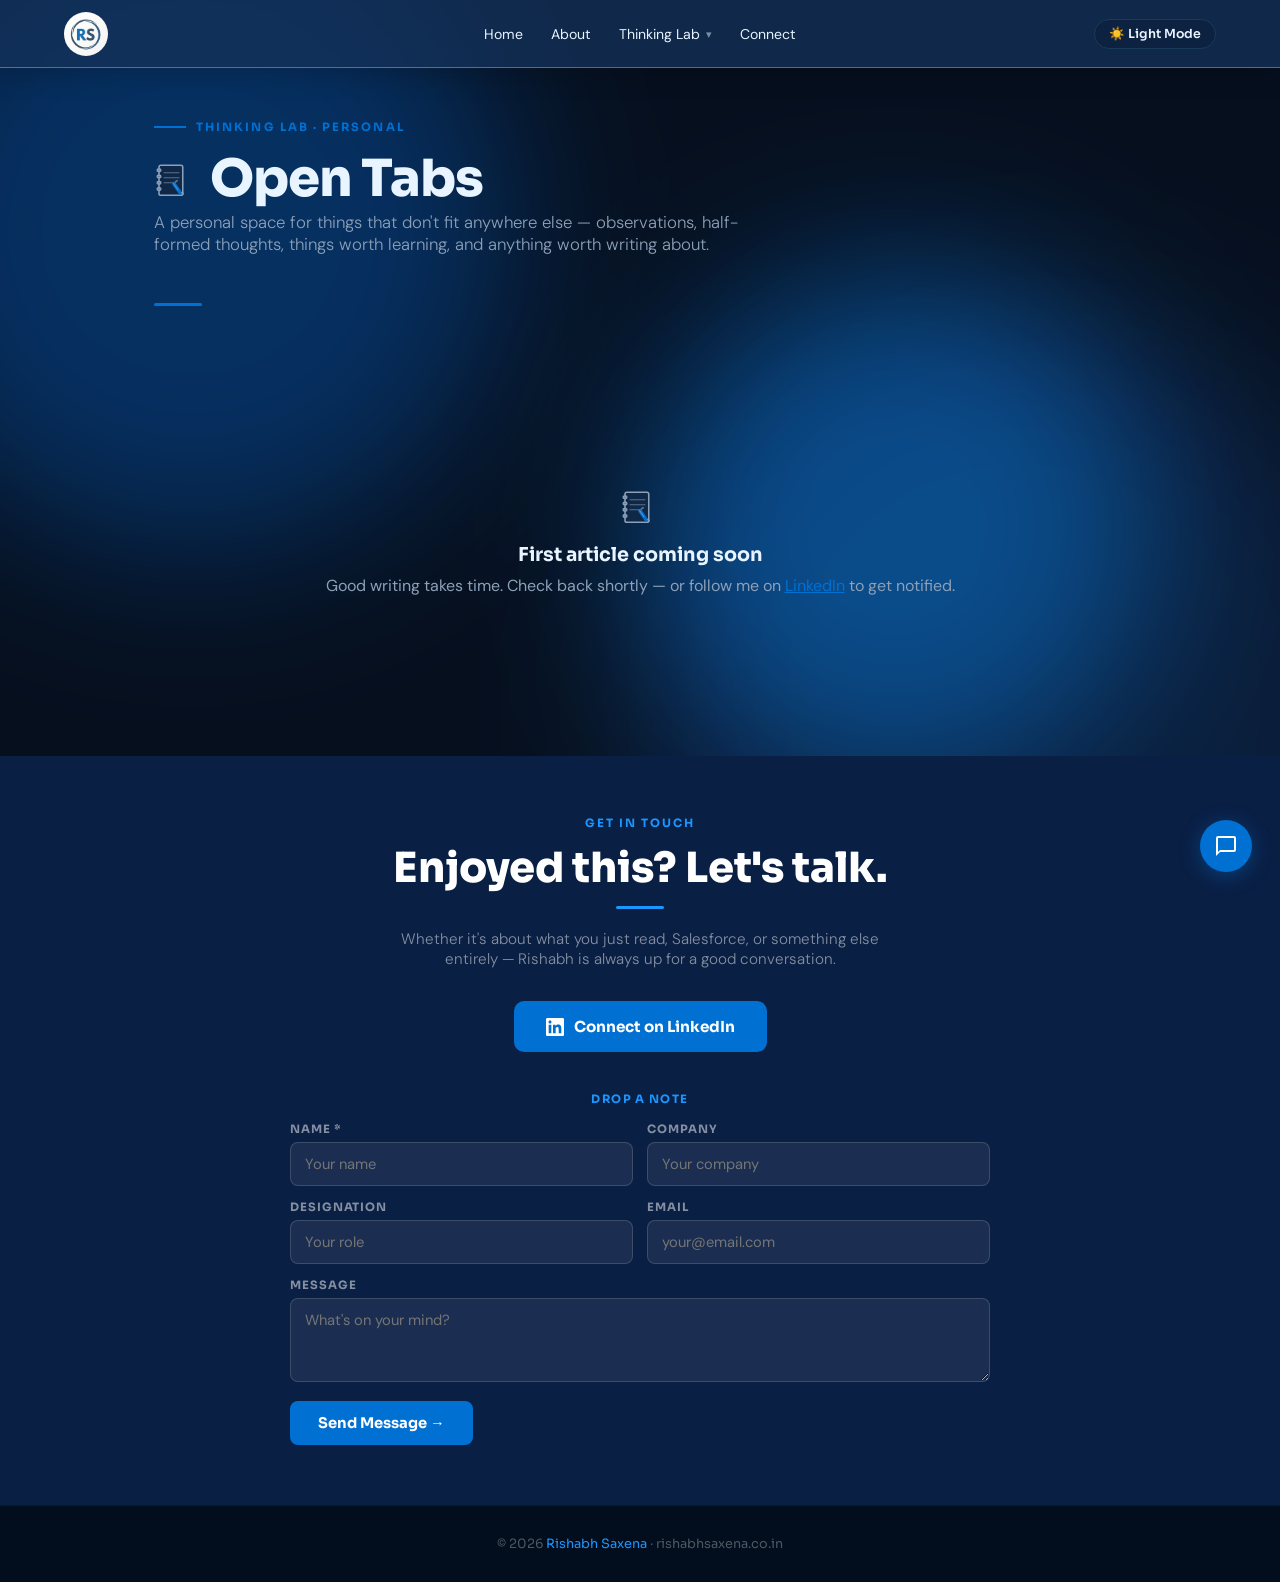
<file: open-tabs.html>
<!DOCTYPE html>
<html lang="en" data-theme="light">
<head>
<meta charset="UTF-8">
<meta name="viewport" content="width=device-width, initial-scale=1.0">
  <link rel="stylesheet" href="/styles.css?v=2">
<title>Open Tabs | Rishabh Saxena</title>
<meta name="description" content="Open Tabs — Rishabh Saxena's personal space. Observations, thoughts, and things worth writing about that don't fit anywhere else.">
  <!-- Open Graph -->
  <meta property="og:type"        content="website">
  <meta property="og:url"         content="https://rishabhsaxena.co.in/open-tabs.html">
  <meta property="og:title"       content="Open Tabs | Rishabh Saxena">
  <meta property="og:description" content="Open Tabs — Rishabh Saxena's personal space. Observations, thoughts, and things worth writing about that don't fit anywhere else.">
  <meta property="og:image"       content="https://rishabhsaxena.co.in/photo.png">
  <!-- Twitter Card -->
  <meta name="twitter:card"        content="summary_large_image">
  <meta name="twitter:title"       content="Open Tabs | Rishabh Saxena">
  <meta name="twitter:description" content="Open Tabs — Rishabh Saxena's personal space. Observations, thoughts, and things worth writing about that don't fit anywhere else.">
  <meta name="twitter:image"       content="https://rishabhsaxena.co.in/photo.png">
<link rel="preconnect" href="https://fonts.googleapis.com">
<link href="https://fonts.googleapis.com/css2?family=Sora:wght@300;400;600;700;800&family=DM+Sans:ital,wght@0,300;0,400;0,500;1,300&display=swap" rel="stylesheet">
  <link rel="icon" href="/logo.png" type="image/png">
<style>
.page-hero { padding: 120px 5% 60px; max-width: 1100px; margin: 0 auto; }
.page-label { font-family: 'Sora', sans-serif; font-size: 0.72rem; font-weight: 700; letter-spacing: 0.18em; text-transform: uppercase; color: var(--sf-blue); margin-bottom: 12px; display: flex; align-items: center; gap: 10px; }
.page-label::before { content:''; display:block; width: 32px; height: 2px; background: var(--sf-blue); }
.page-title { font-family: 'Sora', sans-serif; font-size: clamp(2rem, 5vw, 3.2rem); font-weight: 800; letter-spacing: -0.02em; margin-bottom: 12px; }
.page-desc { color: var(--sf-subtext); font-size: 1.05rem; font-weight: 300; max-width: 600px; margin-bottom: 48px; }
.section-divider { width: 48px; height: 3px; background: var(--sf-blue); border-radius: 2px; margin-bottom: 40px; }
.articles-grid { max-width: 1100px; margin: 0 auto; padding: 0 5% 80px; display: grid; gap: 20px; }
.article-card {
  background: var(--sf-card); border: 1px solid var(--sf-border);
  border-radius: 14px; padding: 28px 32px;
  box-shadow: var(--shadow-card); transition: transform 0.2s, box-shadow 0.2s;
  display: flex; justify-content: space-between; align-items: center; gap: 20px;
  text-decoration: none; color: var(--sf-text);
}
.article-card:hover { transform: translateY(-3px); box-shadow: var(--shadow); border-color: var(--sf-blue); }
.article-info { flex: 1; }
.article-tag { font-family: 'Sora', sans-serif; font-size: 0.72rem; font-weight: 700; letter-spacing: 0.12em; text-transform: uppercase; color: var(--sf-blue); margin-bottom: 8px; }
.article-title { font-family: 'Sora', sans-serif; font-size: 1.05rem; font-weight: 700; margin-bottom: 8px; color: var(--sf-text); }
.article-desc { font-size: 0.9rem; color: var(--sf-subtext); font-weight: 300; }
.article-meta { font-family: 'Sora', sans-serif; font-size: 0.78rem; color: var(--sf-subtext); white-space: nowrap; }
.article-arrow { color: var(--sf-blue); font-size: 1.2rem; }
.empty-state { text-align: center; padding: 80px 20px; color: var(--sf-subtext); }
.empty-icon { font-size: 3rem; margin-bottom: 16px; display: flex; justify-content: center; }
.empty-title { font-family: 'Sora', sans-serif; font-size: 1.2rem; font-weight: 700; color: var(--sf-text); margin-bottom: 8px; }
footer { background: #020E1E; padding: 30px 5%; text-align: center; border-top: 1px solid rgba(255,255,255,0.05); }
footer p { color: rgba(255,255,255,0.3); font-size: 0.8rem; font-family: 'Sora', sans-serif; }
footer span { color: #1B96FF; }
@media (max-width: 768px) {
}
[data-theme="dark"] .nav-center.open { background: #132d56 !important; }
/* ── END NAV ── */
</style>
<style>
/* Bot Widget */
.ve-bubble {
  position: fixed;
  bottom: 28px; right: 28px;
  width: 52px; height: 52px;
  background: var(--sf-blue);
  border-radius: 50%;
  cursor: pointer;
  display: flex; align-items: center; justify-content: center;
  box-shadow: 0 4px 20px rgba(0,112,210,0.4);
  z-index: 9999;
  transition: transform 0.2s, box-shadow 0.2s;
}
.ve-bubble:hover { transform: scale(1.08); box-shadow: 0 6px 28px rgba(0,112,210,0.5); }
.ve-bubble svg { width: 24px; height: 24px; fill: white; }
.ve-bubble .ve-close { display: none; font-size: 1.4rem; color: white; line-height: 1; }
.ve-bubble.open .ve-icon { display: none; }
.ve-bubble.open .ve-close { display: block; }

.ve-window {
  position: fixed; bottom: 92px; right: 28px; width: 360px; max-height: 520px;
  background: var(--glass-bg); backdrop-filter: var(--blur-lg); -webkit-backdrop-filter: var(--blur-lg);
  border: 1px solid var(--glass-border); border-radius: 20px; box-shadow: var(--shadow-overlay);
  display: none; flex-direction: column; overflow: hidden; z-index: 9998;
  font-family: 'DM Sans', sans-serif;
  transform: translateY(20px); opacity: 0;
  transition: opacity 0.3s, transform 0.3s cubic-bezier(0.175, 0.885, 0.32, 1.275);
}
.ve-window.open { display: flex; transform: translateY(0); opacity: 1; }

.ve-header {
  background: linear-gradient(135deg, var(--sf-navy), #0a2a5e);
  padding: 16px 18px;
  display: flex; align-items: center; gap: 12px;
}
.ve-avatar {
  width: 38px; height: 38px;
  background: var(--sf-blue);
  border-radius: 50%;
  display: flex; align-items: center; justify-content: center;
  font-family: 'Sora', sans-serif;
  font-weight: 800; font-size: 0.85rem;
  color: white; flex-shrink: 0;
}
.ve-header-info { flex: 1; }
.ve-header-name {
  font-family: 'Sora', sans-serif;
  font-size: 0.88rem; font-weight: 700;
  color: white; margin-bottom: 2px;
}
.ve-header-status {
  font-size: 0.72rem; color: rgba(255,255,255,0.5);
  display: flex; align-items: center; gap: 5px;
}
.ve-status-dot {
  width: 6px; height: 6px;
  background: #4CAF50; border-radius: 50%;
}

.ve-messages {
  flex: 1; overflow-y: auto;
  padding: 16px;
  display: flex; flex-direction: column; gap: 10px;
  scroll-behavior: smooth;
}
.ve-messages::-webkit-scrollbar { width: 4px; }
.ve-messages::-webkit-scrollbar-track { background: transparent; }
.ve-messages::-webkit-scrollbar-thumb { background: var(--sf-border); border-radius: 4px; }

.ve-msg {
  max-width: 82%;
  padding: 10px 14px;
  border-radius: 14px;
  font-size: 0.88rem;
  line-height: 1.55;
  animation: ve-fadein 0.2s ease;
}
@keyframes ve-fadein { from { opacity: 0; transform: translateY(6px); } to { opacity: 1; transform: translateY(0); } }

.ve-msg.bot {
  background: var(--sf-tag-bg);
  color: var(--sf-text);
  border-bottom-left-radius: 4px;
  align-self: flex-start;
}
.ve-msg.user {
  background: var(--sf-blue);
  color: white;
  border-bottom-right-radius: 4px;
  align-self: flex-end;
}
.ve-typing {
  display: flex; align-items: center; gap: 4px;
  padding: 12px 14px;
  background: var(--sf-tag-bg);
  border-radius: 14px; border-bottom-left-radius: 4px;
  align-self: flex-start;
  animation: ve-fadein 0.2s ease;
}
.ve-typing span {
  width: 6px; height: 6px;
  background: var(--sf-subtext);
  border-radius: 50%;
  animation: ve-bounce 1.2s infinite;
}
.ve-typing span:nth-child(2) { animation-delay: 0.2s; }
.ve-typing span:nth-child(3) { animation-delay: 0.4s; }
@keyframes ve-bounce {
  0%, 60%, 100% { transform: translateY(0); }
  30% { transform: translateY(-5px); }
}

.ve-input-area {
  padding: 12px 14px;
  border-top: 1px solid var(--sf-border);
  display: flex; gap: 8px; align-items: center;
  background: var(--sf-card);
}
.ve-input {
  flex: 1;
  background: var(--sf-tag-bg);
  border: 1.5px solid var(--sf-border);
  border-radius: 10px;
  padding: 9px 13px;
  color: var(--sf-text);
  font-family: 'DM Sans', sans-serif;
  font-size: 0.88rem;
  outline: none;
  transition: border 0.2s;
  resize: none;
}
.ve-input:focus { border-color: var(--sf-blue); }
.ve-send {
  width: 36px; height: 36px;
  background: var(--sf-blue);
  border: none; border-radius: 10px;
  cursor: pointer;
  display: flex; align-items: center; justify-content: center;
  transition: background 0.2s, transform 0.1s;
  flex-shrink: 0;
}
.ve-send:hover { background: var(--sf-electric); transform: scale(1.05); }
.ve-send svg { width: 16px; height: 16px; fill: white; }

.ve-

@media (max-width: 480px) {
  .ve-window { width: calc(100vw - 32px); right: 16px; bottom: 80px; }
  .ve-bubble { bottom: 16px; right: 16px; }
}

.ve-footer {
  padding: 6px 14px 10px;
  text-align: center;
  font-size: 0.68rem;
  color: var(--sf-subtext);
  opacity: 0.6;
}
</style>
  <!-- Google Analytics -->
  <script async src="https://www.googletagmanager.com/gtag/js?id=G-WGYJHP2512"></script>
  <script>
    window.dataLayer = window.dataLayer || [];
    function gtag(){dataLayer.push(arguments);}
    gtag('js', new Date());
    gtag('config', 'G-WGYJHP2512');
  </script>
</head>
<body>

<!-- BACKGROUND EFFECT -->
<div class="glow-container">
  <div class="blob blob-1"></div>
  <div class="blob blob-2"></div>
  <div class="blob blob-3"></div>
</div>

<script>

</script>
<nav>
  <div class="nav-logo"><a href="/"><img src="/logo.png" alt="RS Logo" width="44" height="44"></a></div>
  <div class="nav-center" id="navCenter">
    <a href="/">Home</a>
    <a href="/about.html">About</a>
    <div class="nav-item" id="navThinkingLab">
      <a class="has-dropdown" onclick="toggleMobileDropdown(this)">Thinking Lab</a>
      <div class="dropdown" id="thinkingLabDropdown">
        <div style="font-size:0.68rem;font-family:'Sora',sans-serif;font-weight:700;letter-spacing:0.15em;text-transform:uppercase;color:var(--sf-blue);padding:8px 20px 4px;cursor:default;">Blog</div>
        <a href="/salesforce.html">☁️&nbsp; Salesforce</a>
        <a href="/hands-on-wrist.html"><svg id="watch-navtabs" viewBox="0 0 44 56" width="18" height="22" xmlns="http://www.w3.org/2000/svg" style="display:inline-block;vertical-align:middle;margin-right:8px;flex-shrink:0;"><rect x="14" y="1" width="16" height="9" rx="3" fill="var(--sf-subtext)" opacity="0.6"/><rect x="14" y="46" width="16" height="9" rx="3" fill="var(--sf-subtext)" opacity="0.6"/><circle cx="22" cy="28" r="17" fill="var(--sf-subtext)" opacity="0.25"/><circle cx="22" cy="28" r="14" fill="var(--watch-dial,#ffffff)"/><g id="watch-navtabs-hour"><line x1="22" y1="28" x2="22" y2="22" stroke="var(--sf-text,#0A1F44)" stroke-width="2.5" stroke-linecap="round"/></g><g id="watch-navtabs-min"><line x1="22" y1="28" x2="22" y2="17" stroke="var(--sf-text,#0A1F44)" stroke-width="1.5" stroke-linecap="round"/></g><circle cx="22" cy="28" r="1.8" fill="var(--sf-blue,#1B96FF)"/></svg> Hands on Wrist</a>
        <a href="/hands-on-wheels.html"><svg viewBox="10 10 80 80" width="18" height="18" xmlns="http://www.w3.org/2000/svg" style="display:inline-block;vertical-align:middle;margin-right:8px;flex-shrink:0;"><circle cx="50" cy="50" r="38" fill="none" stroke="var(--sf-subtext)" stroke-width="7"/><line x1="50" y1="50" x2="17" y2="31" stroke="var(--sf-subtext)" stroke-width="5" stroke-linecap="round"/><line x1="50" y1="50" x2="83" y2="31" stroke="var(--sf-subtext)" stroke-width="5" stroke-linecap="round"/><line x1="50" y1="50" x2="50" y2="88" stroke="var(--sf-subtext)" stroke-width="5" stroke-linecap="round"/><circle cx="50" cy="50" r="9" fill="var(--sf-card,#fff)" stroke="var(--sf-subtext)" stroke-width="2.5"/><circle cx="50" cy="50" r="5.5" fill="#C0392B"/><circle cx="50" cy="50" r="3.5" fill="#E74C3C"/><path d="M10 38 Q7 30 12 24 Q17 19 23 23 Q26 26 24 32 Q22 37 17 39 Q13 40 10 38Z" fill="var(--sf-subtext)" opacity="0.85"/><path d="M90 38 Q93 30 88 24 Q83 19 77 23 Q74 26 76 32 Q78 37 83 39 Q87 40 90 38Z" fill="var(--sf-subtext)" opacity="0.85"/></svg> Hands on Wheels</a>
        <a href="/open-tabs.html" style="color:var(--sf-blue);font-weight:700;"><svg viewBox="7 9 47 54" width="18" height="18" xmlns="http://www.w3.org/2000/svg" style="display:inline-block;vertical-align:middle;margin-right:8px;flex-shrink:0;"><rect x="8" y="10" width="38" height="48" rx="3" fill="var(--sf-subtext)" opacity="0.3" stroke="var(--sf-subtext)" stroke-width="2.5"/><rect x="5" y="16" width="6" height="4" rx="2" fill="none" stroke="var(--sf-subtext)" stroke-width="2.2"/><rect x="5" y="26" width="6" height="4" rx="2" fill="none" stroke="var(--sf-subtext)" stroke-width="2.2"/><rect x="5" y="36" width="6" height="4" rx="2" fill="none" stroke="var(--sf-subtext)" stroke-width="2.2"/><line x1="16" y1="22" x2="40" y2="22" stroke="var(--sf-subtext)" stroke-width="1.2" stroke-linecap="round" opacity="0.8"/><line x1="16" y1="30" x2="40" y2="30" stroke="var(--sf-subtext)" stroke-width="1.2" stroke-linecap="round" opacity="0.8"/><line x1="16" y1="38" x2="34" y2="38" stroke="var(--sf-subtext)" stroke-width="1.2" stroke-linecap="round" opacity="0.8"/><rect x="30" y="38" width="5" height="18" rx="2" fill="var(--sf-blue,#1B96FF)" transform="rotate(-35 32 46)"/><polygon points="0,0 4,0 2,5" fill="var(--sf-subtext)" transform="translate(37,51) rotate(-35)"/></svg> Open Tabs</a>
        <div style="height:1px;background:var(--sf-border);margin:6px 0;"></div>
        <div style="font-size:0.68rem;font-family:'Sora',sans-serif;font-weight:700;letter-spacing:0.15em;text-transform:uppercase;color:var(--sf-blue);padding:8px 20px 4px;cursor:default;">Projects</div>
        <a href="/in-the-making.html">🛠️&nbsp; In the Making</a>
      </div>
    </div>
    <a href="#connect">Connect</a>
  </div>
  <div class="nav-right">
    <button class="theme-toggle" onclick="toggleTheme()" id="themeBtn">🌙 Dark Mode</button>
    <button class="hamburger" onclick="toggleMenu()" aria-label="Menu">
      <span></span><span></span><span></span>
    </button>
  </div>
</nav>

<!-- MOBILE MENU -->
<div id="mobileMenuOverlay" style="display:none;position:fixed;top:68px;left:0;right:0;bottom:0;z-index:9998;background:var(--sf-card);border-top:1px solid var(--sf-border);overflow-y:auto;flex-direction:column;">
  <a href="/" style="display:block;padding:16px 24px;border-bottom:1px solid var(--sf-border);color:var(--sf-text);text-decoration:none;font-size:1rem;">Home</a>
  <a href="/about.html" style="display:block;padding:16px 24px;border-bottom:1px solid var(--sf-border);color:var(--sf-text);text-decoration:none;font-size:1rem;">About</a>
  <button onclick="toggleLabMenu()" style="width:100%;padding:16px 24px;border:none;border-bottom:1px solid var(--sf-border);background:none;color:var(--sf-text);font-size:1rem;text-align:left;cursor:pointer;display:flex;justify-content:space-between;align-items:center;font-family:inherit;">Thinking Lab <span>&#9662;</span></button>
  <div id="mobileLabMenu" style="display:none;background:var(--sf-light-bg);">
    <div style="font-size:0.68rem;font-family:'Sora',sans-serif;font-weight:700;letter-spacing:0.15em;text-transform:uppercase;color:var(--sf-blue);padding:10px 24px 4px 40px;">Blog</div>
    <a href="/salesforce.html" style="display:block;padding:12px 24px 12px 40px;border-bottom:1px solid var(--sf-border);color:var(--sf-text);text-decoration:none;font-size:0.9rem;">&#9729;&#65039;&nbsp; Salesforce</a>
    <a href="/hands-on-wrist.html" style="display:block;padding:12px 24px 12px 40px;border-bottom:1px solid var(--sf-border);color:var(--sf-text);text-decoration:none;font-size:0.9rem;"><svg id="watch-navtabs-mob" viewBox="0 0 44 56" width="18" height="22" xmlns="http://www.w3.org/2000/svg" style="display:inline-block;vertical-align:middle;margin-right:8px;flex-shrink:0;"><rect x="14" y="1" width="16" height="9" rx="3" fill="var(--sf-subtext)" opacity="0.6"/><rect x="14" y="46" width="16" height="9" rx="3" fill="var(--sf-subtext)" opacity="0.6"/><circle cx="22" cy="28" r="17" fill="var(--sf-subtext)" opacity="0.25"/><circle cx="22" cy="28" r="14" fill="var(--watch-dial,#ffffff)"/><g id="watch-navtabs-mob-hour"><line x1="22" y1="28" x2="22" y2="22" stroke="var(--sf-text,#0A1F44)" stroke-width="2.5" stroke-linecap="round"/></g><g id="watch-navtabs-mob-min"><line x1="22" y1="28" x2="22" y2="17" stroke="var(--sf-text,#0A1F44)" stroke-width="1.5" stroke-linecap="round"/></g><circle cx="22" cy="28" r="1.8" fill="var(--sf-blue,#1B96FF)"/></svg> Hands on Wrist</a>
    <a href="/hands-on-wheels.html" style="display:block;padding:12px 24px 12px 40px;border-bottom:1px solid var(--sf-border);color:var(--sf-text);text-decoration:none;font-size:0.9rem;"><svg viewBox="10 10 80 80" width="18" height="18" xmlns="http://www.w3.org/2000/svg" style="display:inline-block;vertical-align:middle;margin-right:8px;flex-shrink:0;"><circle cx="50" cy="50" r="38" fill="none" stroke="var(--sf-subtext)" stroke-width="7"/><line x1="50" y1="50" x2="17" y2="31" stroke="var(--sf-subtext)" stroke-width="5" stroke-linecap="round"/><line x1="50" y1="50" x2="83" y2="31" stroke="var(--sf-subtext)" stroke-width="5" stroke-linecap="round"/><line x1="50" y1="50" x2="50" y2="88" stroke="var(--sf-subtext)" stroke-width="5" stroke-linecap="round"/><circle cx="50" cy="50" r="9" fill="var(--sf-card,#fff)" stroke="var(--sf-subtext)" stroke-width="2.5"/><circle cx="50" cy="50" r="5.5" fill="#C0392B"/><circle cx="50" cy="50" r="3.5" fill="#E74C3C"/><path d="M10 38 Q7 30 12 24 Q17 19 23 23 Q26 26 24 32 Q22 37 17 39 Q13 40 10 38Z" fill="var(--sf-subtext)" opacity="0.85"/><path d="M90 38 Q93 30 88 24 Q83 19 77 23 Q74 26 76 32 Q78 37 83 39 Q87 40 90 38Z" fill="var(--sf-subtext)" opacity="0.85"/></svg> Hands on Wheels</a>
    <a href="/open-tabs.html" style="display:block;padding:12px 24px 12px 40px;border-bottom:1px solid var(--sf-border);color:var(--sf-blue);font-weight:700;text-decoration:none;font-size:0.9rem;"><svg viewBox="7 9 47 54" width="18" height="18" xmlns="http://www.w3.org/2000/svg" style="display:inline-block;vertical-align:middle;margin-right:8px;flex-shrink:0;"><rect x="8" y="10" width="38" height="48" rx="3" fill="var(--sf-subtext)" opacity="0.3" stroke="var(--sf-subtext)" stroke-width="2.5"/><rect x="5" y="16" width="6" height="4" rx="2" fill="none" stroke="var(--sf-subtext)" stroke-width="2.2"/><rect x="5" y="26" width="6" height="4" rx="2" fill="none" stroke="var(--sf-subtext)" stroke-width="2.2"/><rect x="5" y="36" width="6" height="4" rx="2" fill="none" stroke="var(--sf-subtext)" stroke-width="2.2"/><line x1="16" y1="22" x2="40" y2="22" stroke="var(--sf-subtext)" stroke-width="1.2" stroke-linecap="round" opacity="0.8"/><line x1="16" y1="30" x2="40" y2="30" stroke="var(--sf-subtext)" stroke-width="1.2" stroke-linecap="round" opacity="0.8"/><line x1="16" y1="38" x2="34" y2="38" stroke="var(--sf-subtext)" stroke-width="1.2" stroke-linecap="round" opacity="0.8"/><rect x="30" y="38" width="5" height="18" rx="2" fill="var(--sf-blue,#1B96FF)" transform="rotate(-35 32 46)"/><polygon points="0,0 4,0 2,5" fill="var(--sf-subtext)" transform="translate(37,51) rotate(-35)"/></svg> Open Tabs</a>
    <div style="height:1px;background:var(--sf-border);margin:4px 0;"></div>
    <div style="font-size:0.68rem;font-family:'Sora',sans-serif;font-weight:700;letter-spacing:0.15em;text-transform:uppercase;color:var(--sf-blue);padding:10px 24px 4px 40px;">Projects</div>
    <a href="/in-the-making.html" style="display:block;padding:12px 24px 12px 40px;border-bottom:1px solid var(--sf-border);color:var(--sf-text);text-decoration:none;font-size:0.9rem;">&#128736;&#65039;&nbsp; In the Making</a>
  </div>
  <a href="#connect" onclick="toggleMenu()" style="display:block;padding:16px 24px;border-bottom:1px solid var(--sf-border);color:var(--sf-text);text-decoration:none;font-size:1rem;">Connect</a>
</div>



<div class="page-hero">
  <div class="page-label">Thinking Lab · Personal</div>
  <div style="display:flex;align-items:center;gap:16px;margin-bottom:0;"><span style="font-size:3.5rem;line-height:1;"><svg xmlns="http://www.w3.org/2000/svg" viewBox="0 0 64 64" width="40" height="40" style="display:block;">
  <rect x="8" y="10" width="38" height="48" rx="3" fill="var(--sf-card,#0F2847)" stroke="var(--sf-subtext)" stroke-width="2.5"/>
  <rect x="5" y="16" width="6" height="4" rx="2" fill="none" stroke="var(--sf-subtext)" stroke-width="2.2"/>
  <rect x="5" y="26" width="6" height="4" rx="2" fill="none" stroke="var(--sf-subtext)" stroke-width="2.2"/>
  <rect x="5" y="36" width="6" height="4" rx="2" fill="none" stroke="var(--sf-subtext)" stroke-width="2.2"/>
  <rect x="5" y="46" width="6" height="4" rx="2" fill="none" stroke="var(--sf-subtext)" stroke-width="2.2"/>
  <line x1="16" y1="22" x2="40" y2="22" stroke="var(--sf-subtext)" stroke-width="1.2" stroke-linecap="round" opacity="0.8"/>
  <line x1="16" y1="30" x2="40" y2="30" stroke="var(--sf-subtext)" stroke-width="1.2" stroke-linecap="round" opacity="0.8"/>
  <line x1="16" y1="38" x2="34" y2="38" stroke="var(--sf-subtext)" stroke-width="1.2" stroke-linecap="round" opacity="0.8"/>
  <rect x="34" y="36" width="6" height="22" rx="2" fill="var(--sf-blue,#1B96FF)" transform="rotate(-35 37 47)"/>
  <rect x="36" y="36" width="1.5" height="14" rx="0.5" fill="var(--sf-subtext)" opacity="0.7" transform="rotate(-35 37 47)"/>
  <polygon points="0,0 4,0 2,6" fill="var(--sf-subtext)" transform="translate(43,54) rotate(-35)"/>
  <rect x="33" y="34" width="6" height="3" rx="1.5" fill="var(--sf-subtext)" opacity="0.6" transform="rotate(-35 36 36)"/>
</svg></span><h1 class="page-title" style="margin-bottom:0;">Open Tabs</h1></div>
  <p class="page-desc">A personal space for things that don't fit anywhere else — observations, half-formed thoughts, things worth learning, and anything worth writing about.</p>
  <div class="section-divider"></div>
</div>

<div class="articles-grid">
  <!-- ARTICLES GO HERE -->
  <!-- To add a new article, copy this block and fill in the details:
  <a href="YOUR_HASHNODE_LINK" target="_blank" class="article-card">
    <div class="article-info">
      <div class="article-tag">CATEGORY · DATE</div>
      <div class="article-title">Your Article Title</div>
      <div class="article-desc">A one line description of what the article is about.</div>
    </div>
    <div class="article-arrow">→</div>
  </a>
  -->
  <div class="empty-state">
    <div class="empty-icon"><svg xmlns="http://www.w3.org/2000/svg" viewBox="0 0 64 64" width="40" height="40" style="display:block;">
  <rect x="8" y="10" width="38" height="48" rx="3" fill="var(--sf-card,#0F2847)" stroke="var(--sf-subtext)" stroke-width="2.5"/>
  <rect x="5" y="16" width="6" height="4" rx="2" fill="none" stroke="var(--sf-subtext)" stroke-width="2.2"/>
  <rect x="5" y="26" width="6" height="4" rx="2" fill="none" stroke="var(--sf-subtext)" stroke-width="2.2"/>
  <rect x="5" y="36" width="6" height="4" rx="2" fill="none" stroke="var(--sf-subtext)" stroke-width="2.2"/>
  <rect x="5" y="46" width="6" height="4" rx="2" fill="none" stroke="var(--sf-subtext)" stroke-width="2.2"/>
  <line x1="16" y1="22" x2="40" y2="22" stroke="var(--sf-subtext)" stroke-width="1.2" stroke-linecap="round" opacity="0.8"/>
  <line x1="16" y1="30" x2="40" y2="30" stroke="var(--sf-subtext)" stroke-width="1.2" stroke-linecap="round" opacity="0.8"/>
  <line x1="16" y1="38" x2="34" y2="38" stroke="var(--sf-subtext)" stroke-width="1.2" stroke-linecap="round" opacity="0.8"/>
  <rect x="34" y="36" width="6" height="22" rx="2" fill="var(--sf-blue,#1B96FF)" transform="rotate(-35 37 47)"/>
  <rect x="36" y="36" width="1.5" height="14" rx="0.5" fill="var(--sf-subtext)" opacity="0.7" transform="rotate(-35 37 47)"/>
  <polygon points="0,0 4,0 2,6" fill="var(--sf-subtext)" transform="translate(43,54) rotate(-35)"/>
  <rect x="33" y="34" width="6" height="3" rx="1.5" fill="var(--sf-subtext)" opacity="0.6" transform="rotate(-35 36 36)"/>
</svg></div>
    <div class="empty-title">First article coming soon</div>
    <p>Good writing takes time. Check back shortly — or follow me on <a href="https://www.linkedin.com/in/rishabh0201/" style="color:var(--sf-blue);">LinkedIn</a> to get notified.</p>
  </div>
</div>


<!-- CONTACT STRIP -->
<section id="connect" style="background:var(--sf-navy);padding:60px 5%;">
  <div style="max-width:700px;margin:0 auto;text-align:center;">
    <div style="font-family:'Sora',sans-serif;font-size:0.72rem;font-weight:700;letter-spacing:0.18em;text-transform:uppercase;color:var(--sf-electric);margin-bottom:12px;">Get In Touch</div>
    <h2 style="font-family:'Sora',sans-serif;font-size:clamp(1.8rem,4vw,2.6rem);font-weight:800;color:#fff;margin-bottom:12px;">Enjoyed this? Let's talk.</h2>
    <div style="width:48px;height:3px;background:var(--sf-electric);border-radius:2px;margin:0 auto 20px;"></div>
    <p style="color:rgba(255,255,255,0.5);font-size:0.95rem;font-weight:300;max-width:480px;margin:0 auto 32px;">Whether it's about what you just read, Salesforce, or something else entirely — Rishabh is always up for a good conversation.</p>
    <div style="display:flex;gap:16px;justify-content:center;flex-wrap:wrap;margin-bottom:40px;">
      <a href="https://www.linkedin.com/in/rishabh0201/" target="_blank" style="display:inline-flex;align-items:center;gap:10px;background:var(--sf-blue);color:white;padding:16px 32px;border-radius:10px;text-decoration:none;font-family:'Sora',sans-serif;font-weight:700;font-size:0.95rem;min-width:220px;justify-content:center;">
        <svg width="18" height="18" viewBox="0 0 24 24" fill="currentColor"><path d="M20.447 20.452h-3.554v-5.569c0-1.328-.027-3.037-1.852-3.037-1.853 0-2.136 1.445-2.136 2.939v5.667H9.351V9h3.414v1.561h.046c.477-.9 1.637-1.85 3.37-1.85 3.601 0 4.267 2.37 4.267 5.455v6.286zM5.337 7.433c-1.144 0-2.063-.926-2.063-2.065 0-1.138.92-2.063 2.063-2.063 1.14 0 2.064.925 2.064 2.063 0 1.139-.925 2.065-2.064 2.065zm1.782 13.019H3.555V9h3.564v11.452zM22.225 0H1.771C.792 0 0 .774 0 1.729v20.542C0 23.227.792 24 1.771 24h20.451C23.2 24 24 23.227 24 22.271V1.729C24 .774 23.2 0 22.222 0h.003z"/></svg>
        Connect on LinkedIn
      </a>
    </div>
    <!-- Embedded Google Form -->
        <!-- Native Form -->
    <div style="font-family:'Sora',sans-serif;font-size:0.72rem;font-weight:700;letter-spacing:0.12em;text-transform:uppercase;color:var(--sf-electric);margin-bottom:16px;">Drop a Note</div>

    <div id="formSuccess-opentabs" style="display:none;background:rgba(27,150,255,0.1);border:1px solid rgba(27,150,255,0.3);border-radius:12px;padding:24px;text-align:center;margin-bottom:24px;">
      <div style="font-size:2rem;margin-bottom:8px;">✅</div>
      <div style="font-family:'Sora',sans-serif;font-weight:700;color:#fff;margin-bottom:4px;">Message received!</div>
      <div style="color:rgba(255,255,255,0.5);font-size:0.9rem;">I'll get back to you soon.</div>
    </div>

    <form id="contactForm-opentabs" style="display:flex;flex-direction:column;gap:14px;text-align:left;">
      <div style="display:grid;grid-template-columns:1fr 1fr;gap:14px;">
        <div>
          <label style="font-family:'Sora',sans-serif;font-size:0.72rem;font-weight:700;letter-spacing:0.08em;text-transform:uppercase;color:rgba(255,255,255,0.5);display:block;margin-bottom:6px;">Name *</label>
          <input type="text" id="opentabs-name" required placeholder="Your name"
            style="width:100%;padding:11px 14px;background:rgba(255,255,255,0.07);border:1.5px solid rgba(255,255,255,0.15);border-radius:8px;color:#fff;font-family:'DM Sans',sans-serif;font-size:0.92rem;outline:none;"
            onfocus="this.style.borderColor='var(--sf-electric)'" onblur="this.style.borderColor='rgba(255,255,255,0.15)'">
        </div>
        <div>
          <label style="font-family:'Sora',sans-serif;font-size:0.72rem;font-weight:700;letter-spacing:0.08em;text-transform:uppercase;color:rgba(255,255,255,0.5);display:block;margin-bottom:6px;">Company</label>
          <input type="text" id="opentabs-company" placeholder="Your company"
            style="width:100%;padding:11px 14px;background:rgba(255,255,255,0.07);border:1.5px solid rgba(255,255,255,0.15);border-radius:8px;color:#fff;font-family:'DM Sans',sans-serif;font-size:0.92rem;outline:none;"
            onfocus="this.style.borderColor='var(--sf-electric)'" onblur="this.style.borderColor='rgba(255,255,255,0.15)'">
        </div>
      </div>
      <div style="display:grid;grid-template-columns:1fr 1fr;gap:14px;">
        <div>
          <label style="font-family:'Sora',sans-serif;font-size:0.72rem;font-weight:700;letter-spacing:0.08em;text-transform:uppercase;color:rgba(255,255,255,0.5);display:block;margin-bottom:6px;">Designation</label>
          <input type="text" id="opentabs-designation" placeholder="Your role"
            style="width:100%;padding:11px 14px;background:rgba(255,255,255,0.07);border:1.5px solid rgba(255,255,255,0.15);border-radius:8px;color:#fff;font-family:'DM Sans',sans-serif;font-size:0.92rem;outline:none;"
            onfocus="this.style.borderColor='var(--sf-electric)'" onblur="this.style.borderColor='rgba(255,255,255,0.15)'">
        </div>
        <div>
          <label style="font-family:'Sora',sans-serif;font-size:0.72rem;font-weight:700;letter-spacing:0.08em;text-transform:uppercase;color:rgba(255,255,255,0.5);display:block;margin-bottom:6px;">Email</label>
          <input type="text" id="opentabs-linkedin" placeholder="your@email.com"
            style="width:100%;padding:11px 14px;background:rgba(255,255,255,0.07);border:1.5px solid rgba(255,255,255,0.15);border-radius:8px;color:#fff;font-family:'DM Sans',sans-serif;font-size:0.92rem;outline:none;"
            onfocus="this.style.borderColor='var(--sf-electric)'" onblur="this.style.borderColor='rgba(255,255,255,0.15)'">
        </div>
      </div>
      <div>
        <label style="font-family:'Sora',sans-serif;font-size:0.72rem;font-weight:700;letter-spacing:0.08em;text-transform:uppercase;color:rgba(255,255,255,0.5);display:block;margin-bottom:6px;">Message</label>
        <textarea id="opentabs-message" rows="3" placeholder="What's on your mind?"
          style="width:100%;padding:11px 14px;background:rgba(255,255,255,0.07);border:1.5px solid rgba(255,255,255,0.15);border-radius:8px;color:#fff;font-family:'DM Sans',sans-serif;font-size:0.92rem;outline:none;resize:vertical;"
          onfocus="this.style.borderColor='var(--sf-electric)'" onblur="this.style.borderColor='rgba(255,255,255,0.15)'"></textarea>
      </div>
      <!-- Honeypot -->
      <div style="position:absolute;left:-9999px;opacity:0;pointer-events:none;" aria-hidden="true">
        <input type="text" id="salesforce-website" name="website" tabindex="-1" autocomplete="off">
      </div>
      <button type="submit" id="btn-opentabs"
        style="background:var(--sf-blue);color:white;border:none;padding:13px 28px;border-radius:8px;font-family:'Sora',sans-serif;font-weight:700;font-size:0.92rem;cursor:pointer;align-self:flex-start;">
        Send Message →
      </button>
    </form>

    
  </section>

<footer>
  <p>© 2026 <span>Rishabh Saxena</span> · rishabhsaxena.co.in</p>
</footer>

<script>
function getRand(key) {
  const arr = R[key];
  if (!rIdx[key]) rIdx[key] = 0;
  const r = arr[rIdx[key] % arr.length];
  rIdx[key]++;
  return r;
}

function match(text) {
  const t = text.toLowerCase();
  let best = null, bestScore = 0;
  for (const entry of K) {
    for (const kw of entry.keys) {
      // Use word boundary matching - keyword must appear as whole word
      const re = new RegExp('(^|[\\s,?.!\'\"-])' + kw.replace(/[.*+?^${}()|[\]\\]/g, '\\$&') + '($|[\\s,?.!\'\"-])', 'i');
      if (re.test(t) || (kw.length > 4 && t.includes(kw))) {
        if (kw.length > bestScore) {
          bestScore = kw.length;
          best = entry.res;
        }
      }
    }
  }
  return best || 'fallback';
}

// ── UI ──────────────────────────────────────────────────────────────
function veToggle() {
  veOpen = !veOpen;
  document.getElementById('veBubble').classList.toggle('open', veOpen);
  document.getElementById('veWindow').classList.toggle('open', veOpen);
  if (veOpen && !veStarted) {
    veStarted = true;
    const returning = localStorage.getItem('ve_visited');
    localStorage.setItem('ve_visited', '1');
    setTimeout(() => {
      addMsg(returning ? getRand('returning') : getRand('greeting'), 'bot');
    }, 400);
  }
  if (veOpen) document.getElementById('veInput').focus();
}

function addMsg(text, who) {
  const el = document.createElement('div');
  el.className = 've-msg ' + who;
  el.textContent = text;
  document.getElementById('veMessages').appendChild(el);
  scrollBot();
}

function showTyping() {
  const el = document.createElement('div');
  el.className = 've-typing';
  el.id = 'veTyping';
  el.innerHTML = '<span></span><span></span><span></span>';
  document.getElementById('veMessages').appendChild(el);
  scrollBot();
  return el;
}

function scrollBot() {
  const m = document.getElementById('veMessages');
  m.scrollTop = m.scrollHeight;
}

let fallbackCount = 0;

function typeMsg(text, who) {
  var hasForm = text.indexOf('||FORM||') !== -1;
  var cleanText = text.replace('||FORM||', '').trim();
  var el = document.createElement('div');
  el.className = 've-msg ' + who;
  el.textContent = '';
  document.getElementById('veMessages').appendChild(el);
  scrollBot();
  var i = 0;
  var speed = 18;
  function tick() {
    if (i < cleanText.length) {
      el.textContent += cleanText[i++];
      scrollBot();
      setTimeout(tick, speed);
    } else if (hasForm) {
      var formDiv = document.createElement('div');
      formDiv.innerHTML = '<div style="margin-top:10px;"><div style="font-size:0.82rem;margin-bottom:8px;color:var(--sf-text);font-weight:600;">Drop your details and Rishabh will get back to you:</div><input id="vfName2" placeholder="Your name" style="width:100%;margin-bottom:6px;padding:7px 10px;border-radius:7px;border:1.5px solid var(--sf-border);background:var(--sf-tag-bg);color:var(--sf-text);font-size:0.82rem;outline:none;font-family:DM Sans,sans-serif;"><input id="vfEmail2" type="email" placeholder="your@email.com" style="width:100%;margin-bottom:6px;padding:7px 10px;border-radius:7px;border:1.5px solid var(--sf-border);background:var(--sf-tag-bg);color:var(--sf-text);font-size:0.82rem;outline:none;font-family:DM Sans,sans-serif;"><input id="vfMsg2" placeholder="Your question or message" style="width:100%;margin-bottom:7px;padding:7px 10px;border-radius:7px;border:1.5px solid var(--sf-border);background:var(--sf-tag-bg);color:var(--sf-text);font-size:0.82rem;outline:none;font-family:DM Sans,sans-serif;"><button onclick="submitInlineForm()" style="background:var(--sf-blue);color:white;border:none;padding:7px 16px;border-radius:7px;font-family:Sora,sans-serif;font-weight:700;font-size:0.8rem;cursor:pointer;width:100%;">Send to Rishabh →</button></div>';
      el.appendChild(formDiv);
      scrollBot();
    }
  }
  tick();
}

function showMiniForm() {
  const existing = document.getElementById('veMiniForm');
  if (existing) return;
  const el = document.createElement('div');
  el.id = 'veMiniForm';
  el.className = 've-msg bot';
  el.style.maxWidth = '100%';
  el.innerHTML = '<div style="font-size:0.82rem;margin-bottom:10px;color:var(--sf-text);">Leave your details and Rishabh will get back to you directly:</div>' +
    '<input id="vfName" placeholder="Your name" style="width:100%;margin-bottom:7px;padding:7px 10px;border-radius:7px;border:1.5px solid var(--sf-border);background:var(--sf-tag-bg);color:var(--sf-text);font-size:0.82rem;outline:none;font-family:DM Sans,sans-serif;">' +
    '<input id="vfMsg" placeholder="Your question or message" style="width:100%;margin-bottom:7px;padding:7px 10px;border-radius:7px;border:1.5px solid var(--sf-border);background:var(--sf-tag-bg);color:var(--sf-text);font-size:0.82rem;outline:none;font-family:DM Sans,sans-serif;">' +
    '<button onclick="submitMiniForm()" style="background:var(--sf-blue);color:white;border:none;padding:7px 16px;border-radius:7px;font-family:Sora,sans-serif;font-weight:700;font-size:0.8rem;cursor:pointer;width:100%;">Send to Rishabh →</button>';
  document.getElementById('veMessages').appendChild(el);
  scrollBot();
}

function submitMiniForm() {
  const name = document.getElementById('vfName').value.trim();
  const msg = document.getElementById('vfMsg').value.trim();
  if (!name || !msg) { return; }
  const payload = { name, message: msg, source: 'Virtual Executive Bot', company: '', designation: '', linkedin: '' };
  fetch('https://script.google.com/macros/s/AKfycbwNtyPDWl2dRPmwKRNRx0tMKQoTx5d-vHt4hRVBNMUWwN7jLrjh-xyH7fxuO8T6aP4/exec', {
    method: 'POST', mode: 'no-cors',
    headers: { 'Content-Type': 'application/json' },
    body: JSON.stringify(payload)
  });
  document.getElementById('veMiniForm').innerHTML = '<div style="text-align:center;padding:8px 0;">✅ Sent! Rishabh will be in touch.</div>';
  fallbackCount = 0;
}

function veSend() {
  const input = document.getElementById('veInput');
  const text = input.value.trim();
  if (!text) return;
  input.value = '';
  addMsg(text, 'user');
  const typing = showTyping();
  const key = match(text);
  if (key === 'fallback') fallbackCount++;
  // Thinking delay: 600-900ms feels natural
  const delay = 600 + Math.random() * 300;
  setTimeout(() => {
    typing.remove();
    typeMsg(getRand(key), 'bot');
    if (fallbackCount >= 2) {
      setTimeout(showMiniForm, 800);
      fallbackCount = 0;
    }
  }, delay);
}

window.veToggle = veToggle;
window.veSend = veSend;
window.submitMiniForm = submitMiniForm;

function submitInlineForm() {
  var n = document.getElementById('vfName2');
  var e = document.getElementById('vfEmail2');
  var m = document.getElementById('vfMsg2');
  if (!n || !m || !n.value.trim() || !m.value.trim()) return;
  fetch('https://script.google.com/macros/s/AKfycbwNtyPDWl2dRPmwKRNRx0tMKQoTx5d-vHt4hRVBNMUWwN7jLrjh-xyH7fxuO8T6aP4/exec', {
    method: 'POST', mode: 'no-cors',
    headers: { 'Content-Type': 'application/json' },
    body: JSON.stringify({ name: n.value.trim(), linkedin: e ? e.value.trim() : '', message: m.value.trim(), source: 'VE Fallback Inline', company: '', designation: '' })
  });
  var btn = document.querySelector('[onclick="submitInlineForm()"]');
  if (btn) btn.closest('div').innerHTML = '<div style="text-align:center;padding:6px 0;">✅ Sent! Rishabh will be in touch.</div>';
}
window.submitInlineForm = submitInlineForm;



</script>

<script>
(function() {
  function getIST() {
    var now = new Date();
    var utc = now.getTime() + now.getTimezoneOffset() * 60000;
    return new Date(utc + 19800000);
  }
  function updateClocks() {
    var ist = getIST();
    var h = ist.getHours() % 12;
    var m = ist.getMinutes();
    var s = ist.getSeconds();
    var hourDeg   = (h * 30) + (m * 0.5);
    var minuteDeg = (m * 6) + (s * 0.1);
    var secDeg    = s * 6;
    document.querySelectorAll('[id$="-hour"]').forEach(function(el) {
      el.setAttribute('transform', 'rotate(' + hourDeg + ' 22 28)');
    });
    document.querySelectorAll('[id$="-min"]').forEach(function(el) {
      el.setAttribute('transform', 'rotate(' + minuteDeg + ' 22 28)');
    });
    document.querySelectorAll('[id$="-sec"]').forEach(function(el) {
      el.setAttribute('transform', 'rotate(' + secDeg + ' 22 28)');
    });
  }
  window.updateClocks = updateClocks;
  updateClocks();
  setInterval(updateClocks, 1000);
})();
</script>



<script>
function toggleTheme() {
  var html = document.documentElement;
  var isDark = html.getAttribute("data-theme") === "dark";
  html.setAttribute("data-theme", isDark ? "light" : "dark");
  var _tb1 = document.getElementById("themeBtn"); if(_tb1) _tb1.textContent = isDark ? "🌙 Dark Mode" : "☀️ Light Mode";
  localStorage.setItem("theme", isDark ? "light" : "dark");
}
(function() {
  var saved = localStorage.getItem("theme") || "dark";
  document.documentElement.setAttribute("data-theme", saved);
  var btn = document.getElementById("themeBtn");
  if (btn) btn.textContent = saved === "dark" ? "☀️ Light Mode" : "🌙 Dark Mode"; 
})();
function toggleMenu() {
  var m = document.getElementById('mobileMenuOverlay');
  if (!m) return;
  var isOpen = m.style.display === 'flex';
  m.style.display = isOpen ? 'none' : 'flex';
}
function toggleLabMenu() {
  var m = document.getElementById('mobileLabMenu');
  if (m) m.style.display = m.style.display === 'block' ? 'none' : 'block';
}
function toggleMobileDropdown(el) {
  if (window.innerWidth <= 768) {
    var d = el.nextElementSibling;
    d.classList.toggle("open");
    if (window.updateClocks) window.updateClocks();
  }
}
(function() {
  var item = document.getElementById("navThinkingLab");
  var dropdown = document.getElementById("thinkingLabDropdown");
  if (!item || !dropdown) return;
  var timer;
  item.addEventListener("mouseenter", function() {
    clearTimeout(timer); dropdown.classList.add("open");
    if (window.updateClocks) window.updateClocks();
  });
  item.addEventListener("mouseleave", function() {
    timer = setTimeout(function() { dropdown.classList.remove("open"); }, 600);
  });
  dropdown.addEventListener("mouseenter", function() { clearTimeout(timer); });
  dropdown.addEventListener("mouseleave", function() {
    timer = setTimeout(function() { dropdown.classList.remove("open"); }, 600);
  });
})();
document.addEventListener("DOMContentLoaded", function() {
  document.querySelectorAll(".nav-center > a, .dropdown a").forEach(function(a) {
    a.addEventListener("click", function() {
      var _m=document.getElementById("mobileMenuOverlay"); if(_m) _m.style.display="none";
    });
  });
});
</script>
<div class="ve-bubble" id="veBubble" onclick="veToggle()">
  <svg class="ve-icon" viewBox="0 0 24 24" xmlns="http://www.w3.org/2000/svg">
    <path d="M20 2H4c-1.1 0-2 .9-2 2v18l4-4h14c1.1 0 2-.9 2-2V4c0-1.1-.9-2-2-2zm0 14H6l-2 2V4h16v12z"/>
  </svg>
  <span class="ve-close">✕</span>
</div>

<div class="ve-window" id="veWindow">
  <div class="ve-header">
    <div class="ve-avatar">VE</div>
    <div class="ve-header-info">
      <div class="ve-header-name">Virtual Executive</div>
      <div class="ve-header-status"><span class="ve-status-dot"></span> Rishabh's assistant · Always on</div>
    </div>
  </div>
  <div class="ve-messages" id="veMessages"></div>
  <div class="ve-input-area">
    <input class="ve-input" id="veInput" type="text" placeholder="Ask me anything..." maxlength="300" onkeydown="if(event.key==='Enter')veSend()">
    <button class="ve-send" onclick="veSend()">
      <svg viewBox="0 0 24 24"><path d="M2.01 21L23 12 2.01 3 2 10l15 2-15 2z"/></svg>
    </button>
  </div>
  <div class="ve-footer">Powered by Rishabh Saxena · rishabhsaxena.co.in</div>
</div>

<script>
(function() {

// ── RESPONSE LIBRARY ──────────────────────────────────────────────
const R = {
  greeting: [
    "Hey there! I'm the Virtual Executive — Rishabh's digital assistant. Whether you're here to learn about his work, explore the blog, or just say hello — I've got you. What's on your mind?",
    "Hello! Good to have you here. I'm the Virtual Executive, and I know quite a bit about Rishabh and his work. What would you like to know?",
    "Hi! I'm VE — Virtual Executive. Think of me as Rishabh's always-on assistant. Ask me anything."
  ],
  who: [
    "Rishabh Saxena is a Salesforce Consultant with a decade in the ecosystem — 5x certified, and currently part of Salesforce's own Professional Services team in India. Before that, he's done presales and consulting at LTIMindtree, Brillio, and TCS. He's also an MBA from Great Lakes, a motorsport enthusiast, and a watch collector. Quite a range, I know.",
    "Rishabh is a Salesforce Consultant — part of the India PS GTM team. He owns end-to-end presales for Data Cloud, Marketing Cloud, and RCG Cloud. A decade in the Salesforce ecosystem, 5 certifications, and a genuine belief that most implementations fail not because of bad tech, but because the original problem gets lost. That's the gap he works in."
  ],
  salesforce: [
    "Rishabh has been in the Salesforce ecosystem for a decade — across development, presales, consulting, and now engagement management. He's worked across Sales Cloud, Service Cloud, Data Cloud, Marketing Cloud, RCG Cloud, Experience Cloud, and CMS. Currently at Salesforce itself, managing the PS India GTM for Data Cloud, Marketing Cloud, and RCG Cloud.",
    "Salesforce is Rishabh's core domain. He's 5x certified — Data Cloud Consultant, AI Associate, Sales Cloud Consultant, Administrator, and Platform Developer I. He's been a developer, a presales consultant, and now a Salesforce Consultant. He understands the full lifecycle — from discovery to delivery.",
    "If you're looking for Salesforce expertise — Rishabh's been living and breathing it since 2016. He's particularly strong in presales, discovery, and making sure the right problem gets solved before a single line of config is written."
  ],
  datacloud: [
    "Data Cloud is one of Rishabh's current focus areas at Salesforce PS India. He's owned the Data Cloud deal pipeline and has a Data Cloud Consultant certification. If you have specific questions about Data Cloud engagements or implementations, he'd be the right person to talk to.",
  ],
  marketingcloud: [
    "Marketing Cloud is another key area Rishabh covers in his current role at Salesforce PS India. He's managed the Marketing Cloud deal pipeline end-to-end — from discovery and proposals to SOW structuring.",
  ],
  presales: [
    "Presales is where Rishabh has spent a significant part of his career — at TCS, Brillio, LTIMindtree, and now Salesforce. He's run RFP/RFI responses, built proposals, written SOWs, created staffing models, and supported oral defenses. He's also built reusable content repositories to scale presales efficiency.",
    "Rishabh's presales experience spans the full cycle — qualifying opportunities, running discovery, crafting solution narratives, building commercial structures, and closing. He's done this across EMEA and APAC for some of the largest Salesforce partners in India."
  ],
  certs: [
    "Rishabh holds 5 Salesforce certifications: Data Cloud Consultant (2024), AI Associate (2024), Sales Cloud Consultant (2020), Administrator (2020), and Platform Developer I (2016). He also holds SAFe Agilist and a Microsoft Partner Sales Bootcamp certification.",
    "Five Salesforce certifications — Data Cloud Consultant, AI Associate, Sales Cloud Consultant, Administrator, and Platform Developer I. Plus SAFe Agilist for good measure. He's been collecting them since 2016."
  ],
  experience: [
    "Rishabh's career spans Salesforce PS (current), LTIMindtree, Brillio Technologies, and TCS — with an MBA sabbatical from Great Lakes Institute of Management in between. That's 9+ years across development, presales, consulting, and engagement management.",
    "The journey: TCS (2016–2021) as a Salesforce Developer turned Presales Consultant, with an MBA break in 2018–19. Then Brillio (2021–2022), LTIMindtree (2022–2023), and now Salesforce Professional Services since July 2023."
  ],
  tcs: [
    "Rishabh started his career at TCS in 2016 as a Salesforce Developer — led a team of three, reduced daily incidents from 100+ to under 30, and then transitioned to Presales. He drove Salesforce business expansion in the EMEA region before leaving in 2021. He also took an MBA sabbatical during his TCS tenure."
  ],
  mba: [
    "Rishabh did his MBA from Great Lakes Institute of Management, Chennai — a one-year intensive in Marketing and AI & Machine Learning. His thesis was on the effect of nostalgia on consumer buying behaviour. He took a sabbatical from TCS for this and returned as a Presales Consultant.",
  ],
  watchit: [
    "WatchIt is Rishabh's horology blog — perspectives on watches, craft, and what it means to appreciate something built to last. It's not a review site. It's more about the stories behind what we wear on our wrists. First article coming soon.",
    "If you're into watches, Hands on Wrist is worth bookmarking. It's Rishabh's take on horology — the craft, the history, the obsession. He's been collecting and following the watch world seriously. Head over to rishabhsaxena.co.in/hands-on-wrist.html."
  ],
  shiftit: [
    "Hands on Wheels is the automobiles and motorsport section of Rishabh's blog. He's been a Track and Flag Marshal with the Indian Motorsport Marshals Club, attended the Formula 1 Indian Grand Prix in 2013 and Bharat MotoGP 2023, and has been following MRF and JK Tyre championships since 2013. Expect passionate writing.",
    "Hands on Wheels covers cars, motorsport, and everything in between. Rishabh is deeply into this — not as a casual fan but as someone who's been on the circuit as a marshal. Check it out at rishabhsaxena.co.in/hands-on-wheels.html."
  ],
  blog: [
    "The Thinking Lab is Rishabh's blog — three sections: Salesforce (implementations, presales, strategy), WatchIt (horology and watches), and ShiftIt (automobiles and motorsport). Content is coming — follow him on LinkedIn to stay updated.",
    "Three blogs, one person. Salesforce at rishabhsaxena.co.in/salesforce.html, WatchIt at /hands-on-wrist.html, and ShiftIt at /hands-on-wheels.html. All part of the Thinking Lab."
  ],
  motorsport: [
    "Rishabh has been involved in Indian motorsport since 2013 — attended the F1 Indian Grand Prix, the Bharat MotoGP 2023, and has been a continuous participant in MRF and JK Tyre National Racing Championships as a Track and Flag Marshal with the Indian Motorsport Marshals Club.",
  ],
  collaborate: [
    "If you're thinking about working with Rishabh — whether it's a Salesforce engagement, a presales challenge, or a consulting conversation — the best way to start is by dropping a note via the contact form on this page, or connecting on LinkedIn at linkedin.com/in/rishabh0201.",
    "Rishabh is open to the right conversations — Salesforce implementations, presales strategy, or just a good professional discussion. Use the contact form below or reach out on LinkedIn."
  ],
  contact: [
    "You can reach Rishabh on LinkedIn at linkedin.com/in/rishabh0201, or drop a note using the contact form at the bottom of this page — just fill in your email and he'll get back to you directly.",
    "Best way to get in touch — LinkedIn at linkedin.com/in/rishabh0201, or the contact form at the bottom of this page. Leave your email and he'll come back to you."
  ],
  compliment: [
    "That's kind of you to say — I'll pass it along to Rishabh. He'd appreciate hearing that.",
    "Glad you think so! If you'd like to connect with Rishabh directly, the contact form at the bottom works well.",
    "Thank you — Rishabh has put a lot of thought into this. If something resonated, he'd love to hear about it."
  ],
  linkedin: [
    "Rishabh is active on LinkedIn at linkedin.com/in/rishabh0201. Best place to follow his professional updates, articles, and to connect directly."
  ],
  apps: [
    "Rishabh is currently working on a few tools under the 'In the Making' section of his site — simple apps built around everyday problems, the kind that make you wonder why they don't already exist. Nothing to announce just yet, but worth watching. You can follow him on LinkedIn at linkedin.com/in/rishabh0201 for updates.",
    "The 'In the Making' section on this site hints at what's coming — a few tools Rishabh is quietly building. He's not ready to announce specifics yet, but if you have a problem you'd like solved, the contact form below is a good place to share it. It might just influence what he builds next."
  ],
  job: [
    "Rishabh is always open to interesting conversations — but the best way to explore if there's a fit is to share a bit more about the role and what you're looking to solve. Drop the details via the contact form below and he'll reach out if the timing feels right.",
    "Rishabh isn't actively looking, but the right opportunity has a way of making itself known. If you think there's something worth discussing, share the role details and what makes it interesting — he'll take a look and connect if it resonates.",
    "Rishabh believes in having the right conversations at the right time. If you have something specific in mind, share the details via the contact form below — company, role, what you're solving for. He'll be in touch if the stars align."
  ],
  contentidea: [
    "That's actually really helpful to know — Rishabh is always thinking about what to write or build next. Could you share a bit more? Is this about a Salesforce challenge, a watch you're curious about, a car or motorsport topic, or something else entirely? Drop it in the contact form below and he'll factor it into what he builds next.",
    "Ideas from real people are worth more than anything Rishabh could come up with in isolation. If you've got a specific topic, problem, or question you'd love to see covered — share it via the contact form. It might just become his next article or app.",
    "Noted — and genuinely appreciated. The best content comes from real problems. Share the specifics via the contact form below and Rishabh will keep it in mind for future articles, tools, or apps."
  ],
  fallback: [
    "That's a bit outside my coverage — but I don't want to leave you hanging. ||FORM||",
    "Hmm, I didn't quite catch that. I cover Rishabh's work, Salesforce, the blog, watches, motorsport, and how to connect. Drop it here and he'll get back to you: ||FORM||",
    "I want to be helpful, but I'm not sure I have the right answer for this one. Share it directly here and he'll get back to you: ||FORM||"
  ],
  returning: [
    "Welcome back! Good to see you again. What would you like to know this time?",
    "You're back! Happy to help again. What's on your mind?"
  ]
};

// ── KEYWORD MAP ────────────────────────────────────────────────────
const K = [
  { keys: ['hi','hello','hey','howdy','sup','good morning','good evening','good afternoon','greetings','hiya','yo'], res: 'greeting' },
  { keys: ['who is','who are','about rishabh','introduce','tell me about','about you','what do you do','background','yourself'], res: 'who' },
  { keys: ['salesforce','crm','cloud','sfdc','sf ','lightning','apex','visualforce','flow','lwc'], res: 'salesforce' },
  { keys: ['data cloud','cdp','customer data'], res: 'datacloud' },
  { keys: ['marketing cloud','mc ','pardot','email studio','journey builder'], res: 'marketingcloud' },
  { keys: ['presales','pre-sales','rfp','rfi','proposal','sow','pitch','demo','poc','estimate','staffing'], res: 'presales' },
  { keys: ['certif','certified','credential','badge','exam','qualification'], res: 'certs' },
  { keys: ['experience','career','worked','journey','years','professional'], res: 'experience' },
  { keys: ['tcs','tata','consultancy','ltimindtree','lti','brillio'], res: 'tcs' },
  { keys: ['mba','great lakes','masters','education','university','degree','college'], res: 'mba' },
  { keys: ['hands on wrist','watch','horology','timepiece','wristwatch','rolex','omega','seiko','horolog'], res: 'watchit' },
  { keys: ['hands on wheels','car','automobile','motorsport','racing','f1','formula','motogp','moto gp','circuit','marshal','track','jk tyre','mrf'], res: 'shiftit' },
  { keys: ['blog','article','post','write','thinking lab','read','content','publish'], res: 'blog' },
  { keys: ['hire','collaborate','work together','engage','consulting','freelance','opportunity','project','partnership'], res: 'collaborate' },
  { keys: ['contact','reach','email','connect','message','talk','meet','call','get in touch','linkedin'], res: 'contact' },
  { keys: ['linkedin'], res: 'linkedin' },
  { keys: ['app','apps','tool','tools','build','building','in the making','product','side project'], res: 'apps' },
  { keys: ['open to work','looking for job','job opportunity','hiring','recruit','position','role','opening','new role','career opportunity','job change','switch job','switching','exploring opportunities'], res: 'job' },
  { keys: ['write about','cover topic','content idea','suggest topic','what should','next article','next app','build something','problem i face','challenge i have','would love to read','idea for','struggling with','pain point'], res: 'contentidea' },
  { keys: ['great','impressive','amazing','love','nice','good work','well done','awesome','brilliant','excellent','interesting','cool'], res: 'compliment' },
];

// ── STATE ──────────────────────────────────────────────────────────
let veOpen = false;
let veStarted = false;
let rIdx = {};

function getRand(key) {
  const arr = R[key];
  if (!rIdx[key]) rIdx[key] = 0;
  const r = arr[rIdx[key] % arr.length];
  rIdx[key]++;
  return r;
}

function match(text) {
  const t = text.toLowerCase();
  let best = null, bestScore = 0;
  for (const entry of K) {
    for (const kw of entry.keys) {
      // Use word boundary matching - keyword must appear as whole word
      const re = new RegExp('(^|[\\s,?.!\'\"-])' + kw.replace(/[.*+?^${}()|[\]\\]/g, '\\$&') + '($|[\\s,?.!\'\"-])', 'i');
      if (re.test(t) || (kw.length > 4 && t.includes(kw))) {
        if (kw.length > bestScore) {
          bestScore = kw.length;
          best = entry.res;
        }
      }
    }
  }
  return best || 'fallback';
}

// ── UI ──────────────────────────────────────────────────────────────
function veToggle() {
  veOpen = !veOpen;
  document.getElementById('veBubble').classList.toggle('open', veOpen);
  document.getElementById('veWindow').classList.toggle('open', veOpen);
  if (veOpen && !veStarted) {
    veStarted = true;
    const returning = localStorage.getItem('ve_visited');
    localStorage.setItem('ve_visited', '1');
    setTimeout(() => {
      addMsg(returning ? getRand('returning') : getRand('greeting'), 'bot');
    }, 400);
  }
  if (veOpen) document.getElementById('veInput').focus();
}

function addMsg(text, who) {
  const el = document.createElement('div');
  el.className = 've-msg ' + who;
  el.textContent = text;
  document.getElementById('veMessages').appendChild(el);
  scrollBot();
}

function showTyping() {
  const el = document.createElement('div');
  el.className = 've-typing';
  el.id = 'veTyping';
  el.innerHTML = '<span></span><span></span><span></span>';
  document.getElementById('veMessages').appendChild(el);
  scrollBot();
  return el;
}

function scrollBot() {
  const m = document.getElementById('veMessages');
  m.scrollTop = m.scrollHeight;
}

let fallbackCount = 0;

function typeMsg(text, who) {
  var hasForm = text.indexOf('||FORM||') !== -1;
  var cleanText = text.replace('||FORM||', '').trim();
  var el = document.createElement('div');
  el.className = 've-msg ' + who;
  el.textContent = '';
  document.getElementById('veMessages').appendChild(el);
  scrollBot();
  var i = 0;
  var speed = 18;
  function tick() {
    if (i < cleanText.length) {
      el.textContent += cleanText[i++];
      scrollBot();
      setTimeout(tick, speed);
    } else if (hasForm) {
      var formDiv = document.createElement('div');
      formDiv.innerHTML = '<div style="margin-top:10px;"><div style="font-size:0.82rem;margin-bottom:8px;color:var(--sf-text);font-weight:600;">Drop your details and Rishabh will get back to you:</div><input id="vfName2" placeholder="Your name" style="width:100%;margin-bottom:6px;padding:7px 10px;border-radius:7px;border:1.5px solid var(--sf-border);background:var(--sf-tag-bg);color:var(--sf-text);font-size:0.82rem;outline:none;font-family:DM Sans,sans-serif;"><input id="vfEmail2" type="email" placeholder="your@email.com" style="width:100%;margin-bottom:6px;padding:7px 10px;border-radius:7px;border:1.5px solid var(--sf-border);background:var(--sf-tag-bg);color:var(--sf-text);font-size:0.82rem;outline:none;font-family:DM Sans,sans-serif;"><input id="vfMsg2" placeholder="Your question or message" style="width:100%;margin-bottom:7px;padding:7px 10px;border-radius:7px;border:1.5px solid var(--sf-border);background:var(--sf-tag-bg);color:var(--sf-text);font-size:0.82rem;outline:none;font-family:DM Sans,sans-serif;"><button onclick="submitInlineForm()" style="background:var(--sf-blue);color:white;border:none;padding:7px 16px;border-radius:7px;font-family:Sora,sans-serif;font-weight:700;font-size:0.8rem;cursor:pointer;width:100%;">Send to Rishabh →</button></div>';
      el.appendChild(formDiv);
      scrollBot();
    }
  }
  tick();
}

function showMiniForm() {
  const existing = document.getElementById('veMiniForm');
  if (existing) return;
  const el = document.createElement('div');
  el.id = 'veMiniForm';
  el.className = 've-msg bot';
  el.style.maxWidth = '100%';
  el.innerHTML = '<div style="font-size:0.82rem;margin-bottom:10px;color:var(--sf-text);">Leave your details and Rishabh will get back to you directly:</div>' +
    '<input id="vfName" placeholder="Your name" style="width:100%;margin-bottom:7px;padding:7px 10px;border-radius:7px;border:1.5px solid var(--sf-border);background:var(--sf-tag-bg);color:var(--sf-text);font-size:0.82rem;outline:none;font-family:DM Sans,sans-serif;">' +
    '<input id="vfMsg" placeholder="Your question or message" style="width:100%;margin-bottom:7px;padding:7px 10px;border-radius:7px;border:1.5px solid var(--sf-border);background:var(--sf-tag-bg);color:var(--sf-text);font-size:0.82rem;outline:none;font-family:DM Sans,sans-serif;">' +
    '<button onclick="submitMiniForm()" style="background:var(--sf-blue);color:white;border:none;padding:7px 16px;border-radius:7px;font-family:Sora,sans-serif;font-weight:700;font-size:0.8rem;cursor:pointer;width:100%;">Send to Rishabh →</button>';
  document.getElementById('veMessages').appendChild(el);
  scrollBot();
}

function submitMiniForm() {
  const name = document.getElementById('vfName').value.trim();
  const msg = document.getElementById('vfMsg').value.trim();
  if (!name || !msg) { return; }
  const payload = { name, message: msg, source: 'Virtual Executive Bot', company: '', designation: '', linkedin: '' };
  fetch('https://script.google.com/macros/s/AKfycbwNtyPDWl2dRPmwKRNRx0tMKQoTx5d-vHt4hRVBNMUWwN7jLrjh-xyH7fxuO8T6aP4/exec', {
    method: 'POST', mode: 'no-cors',
    headers: { 'Content-Type': 'application/json' },
    body: JSON.stringify(payload)
  });
  document.getElementById('veMiniForm').innerHTML = '<div style="text-align:center;padding:8px 0;">✅ Sent! Rishabh will be in touch.</div>';
  fallbackCount = 0;
}

function veSend() {
  const input = document.getElementById('veInput');
  const text = input.value.trim();
  if (!text) return;
  input.value = '';
  addMsg(text, 'user');
  const typing = showTyping();
  const key = match(text);
  if (key === 'fallback') fallbackCount++;
  // Thinking delay: 600-900ms feels natural
  const delay = 600 + Math.random() * 300;
  setTimeout(() => {
    typing.remove();
    typeMsg(getRand(key), 'bot');
    if (fallbackCount >= 2) {
      setTimeout(showMiniForm, 800);
      fallbackCount = 0;
    }
  }, delay);
}

window.veToggle = veToggle;
window.veSend = veSend;
window.submitMiniForm = submitMiniForm;

function submitInlineForm() {
  var n = document.getElementById('vfName2');
  var e = document.getElementById('vfEmail2');
  var m = document.getElementById('vfMsg2');
  if (!n || !m || !n.value.trim() || !m.value.trim()) return;
  fetch('https://script.google.com/macros/s/AKfycbwNtyPDWl2dRPmwKRNRx0tMKQoTx5d-vHt4hRVBNMUWwN7jLrjh-xyH7fxuO8T6aP4/exec', {
    method: 'POST', mode: 'no-cors',
    headers: { 'Content-Type': 'application/json' },
    body: JSON.stringify({ name: n.value.trim(), linkedin: e ? e.value.trim() : '', message: m.value.trim(), source: 'VE Fallback Inline', company: '', designation: '' })
  });
  var btn = document.querySelector('[onclick="submitInlineForm()"]');
  if (btn) btn.closest('div').innerHTML = '<div style="text-align:center;padding:6px 0;">✅ Sent! Rishabh will be in touch.</div>';
}
window.submitInlineForm = submitInlineForm;


})();
</script>





<script>
(function() {
  function getIST() {
    var now = new Date();
    var utc = now.getTime() + now.getTimezoneOffset() * 60000;
    return new Date(utc + 19800000);
  }
  function updateClocks() {
    var ist = getIST();
    var h = ist.getHours() % 12;
    var m = ist.getMinutes();
    var s = ist.getSeconds();
    var hourDeg   = (h * 30) + (m * 0.5);
    var minuteDeg = (m * 6) + (s * 0.1);
    var secDeg    = s * 6;
    document.querySelectorAll('[id$="-hour"]').forEach(function(el) {
      el.setAttribute('transform', 'rotate(' + hourDeg + ' 22 28)');
    });
    document.querySelectorAll('[id$="-min"]').forEach(function(el) {
      el.setAttribute('transform', 'rotate(' + minuteDeg + ' 22 28)');
    });
    document.querySelectorAll('[id$="-sec"]').forEach(function(el) {
      el.setAttribute('transform', 'rotate(' + secDeg + ' 22 28)');
    });
  }
  window.updateClocks = updateClocks;
  updateClocks();
  setInterval(updateClocks, 1000);
})();
</script>




<script>
function toggleTheme() {
  var html = document.documentElement;
  var isDark = html.getAttribute("data-theme") === "dark";
  html.setAttribute("data-theme", isDark ? "light" : "dark");
  var _tb1 = document.getElementById("themeBtn"); if(_tb1) _tb1.textContent = isDark ? "🌙 Dark Mode" : "☀️ Light Mode";
  localStorage.setItem("theme", isDark ? "light" : "dark");
}
(function() {
  var saved = localStorage.getItem("theme") || "dark";
  document.documentElement.setAttribute("data-theme", saved);
  var btn = document.getElementById("themeBtn");
  if (btn) btn.textContent = saved === "dark" ? "☀️ Light Mode" : "🌙 Dark Mode"; 
})();
function toggleMenu() {
  var m = document.getElementById('mobileMenuOverlay');
  if (!m) return;
  var isOpen = m.style.display === 'flex';
  m.style.display = isOpen ? 'none' : 'flex';
}
function toggleLabMenu() {
  var m = document.getElementById('mobileLabMenu');
  if (m) m.style.display = m.style.display === 'block' ? 'none' : 'block';
}
function toggleMobileDropdown(el) {
  if (window.innerWidth <= 768) {
    var d = el.nextElementSibling;
    d.classList.toggle("open");
    if (window.updateClocks) window.updateClocks();
  }
}
(function() {
  var item = document.getElementById("navThinkingLab");
  var dropdown = document.getElementById("thinkingLabDropdown");
  if (!item || !dropdown) return;
  var timer;
  item.addEventListener("mouseenter", function() {
    clearTimeout(timer); dropdown.classList.add("open");
    if (window.updateClocks) window.updateClocks();
  });
  item.addEventListener("mouseleave", function() {
    timer = setTimeout(function() { dropdown.classList.remove("open"); }, 600);
  });
  dropdown.addEventListener("mouseenter", function() { clearTimeout(timer); });
  dropdown.addEventListener("mouseleave", function() {
    timer = setTimeout(function() { dropdown.classList.remove("open"); }, 600);
  });
})();
document.addEventListener("DOMContentLoaded", function() {
  document.querySelectorAll(".nav-center > a, .dropdown a").forEach(function(a) {
    a.addEventListener("click", function() {
      var _m=document.getElementById("mobileMenuOverlay"); if(_m) _m.style.display="none";
    });
  });
});
</script>
</body>
</html>
</file>
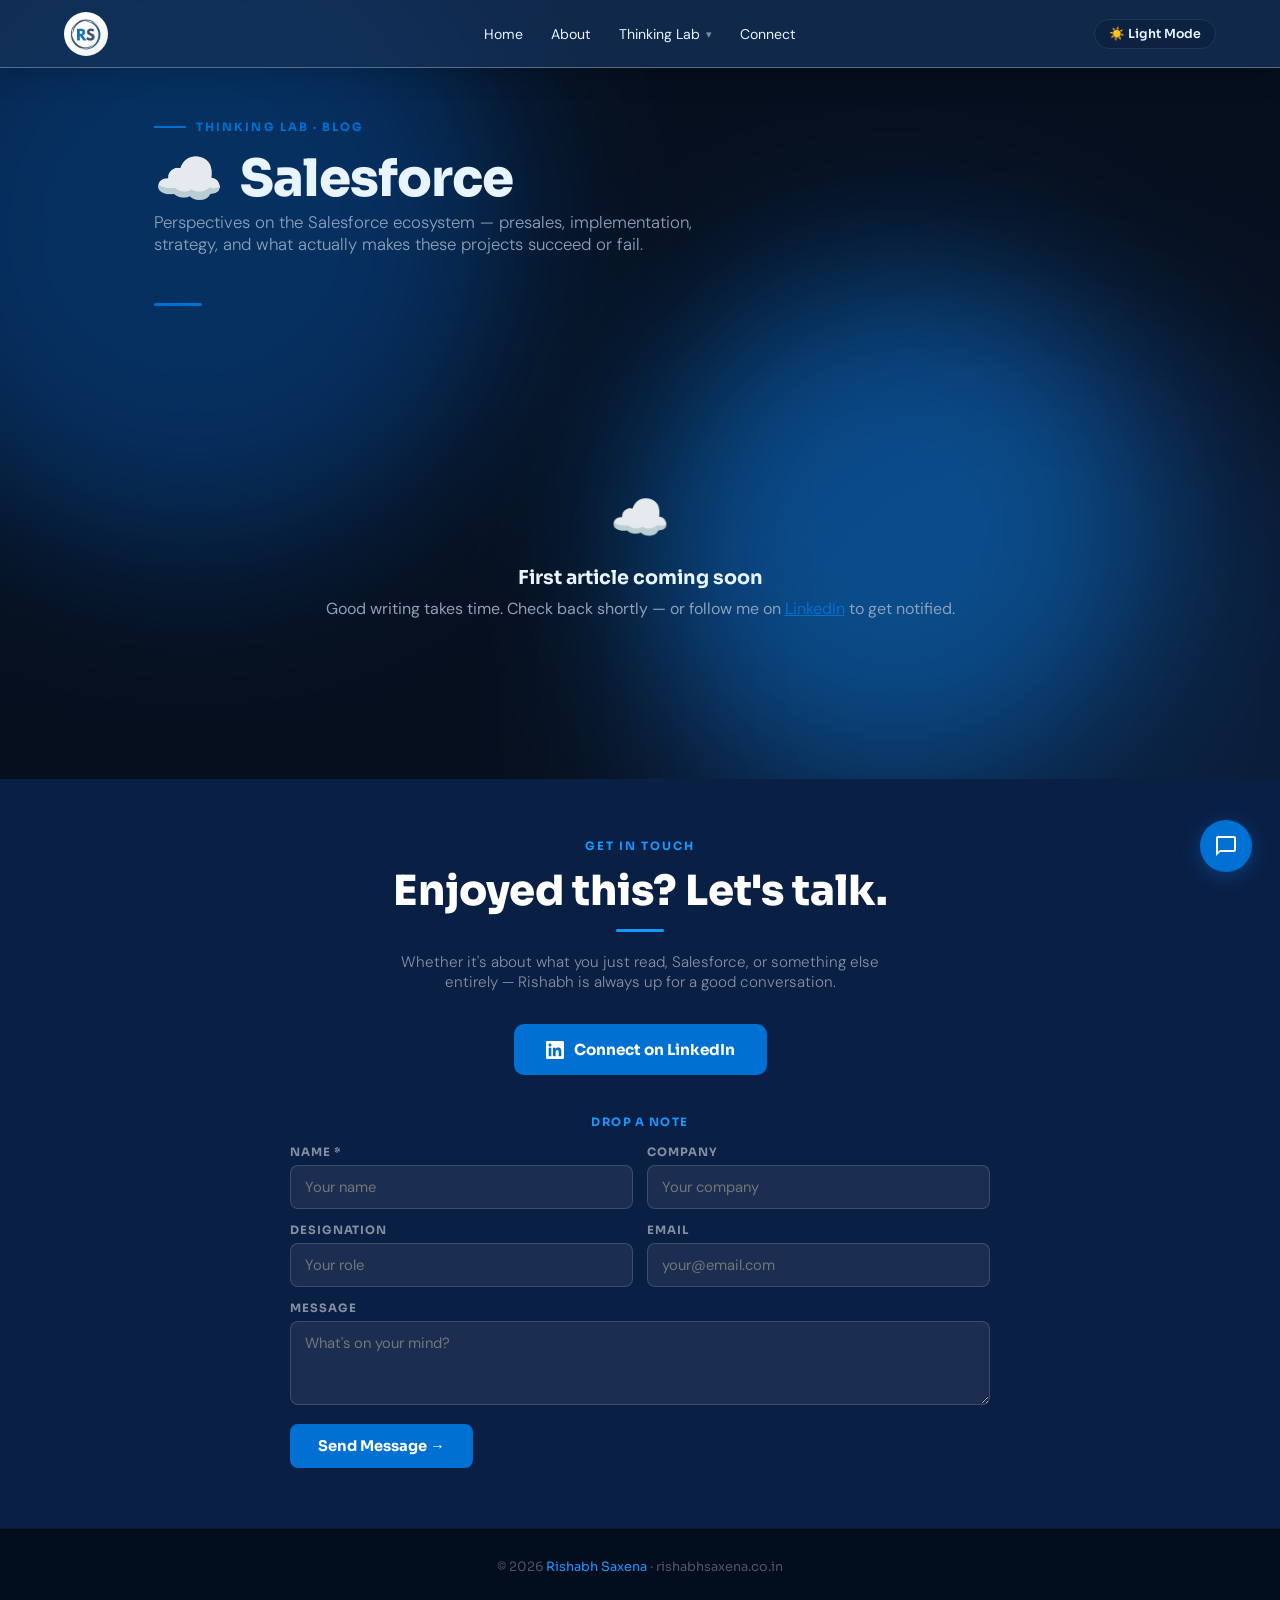
<file: salesforce.html>
<!DOCTYPE html>
<html lang="en" data-theme="light">
<head>
<meta charset="UTF-8">
<meta name="viewport" content="width=device-width, initial-scale=1.0">
  <link rel="stylesheet" href="/styles.css?v=2">
<title>Salesforce | Rishabh Saxena</title>
<meta name="description" content="Perspectives on the Salesforce ecosystem — presales, implementation, strategy, and what actually makes these projects succeed or fail.">
  <!-- Open Graph -->
  <meta property="og:type"        content="website">
  <meta property="og:url"         content="https://rishabhsaxena.co.in/salesforce.html">
  <meta property="og:title"       content="Salesforce | Rishabh Saxena">
  <meta property="og:description" content="Perspectives on the Salesforce ecosystem — presales, implementation, strategy, and what actually makes these projects succeed or fail.">
  <meta property="og:image"       content="https://rishabhsaxena.co.in/photo.png">
  <!-- Twitter Card -->
  <meta name="twitter:card"        content="summary_large_image">
  <meta name="twitter:title"       content="Salesforce | Rishabh Saxena">
  <meta name="twitter:description" content="Perspectives on the Salesforce ecosystem — presales, implementation, strategy, and what actually makes these projects succeed or fail.">
  <meta name="twitter:image"       content="https://rishabhsaxena.co.in/photo.png">
<link rel="preconnect" href="https://fonts.googleapis.com">
<link href="https://fonts.googleapis.com/css2?family=Sora:wght@300;400;600;700;800&family=DM+Sans:ital,wght@0,300;0,400;0,500;1,300&display=swap" rel="stylesheet">
  <link rel="icon" href="/logo.png" type="image/png">
<style>
.page-hero { padding: 120px 5% 60px; max-width: 1100px; margin: 0 auto; }
.page-label { font-family: 'Sora', sans-serif; font-size: 0.72rem; font-weight: 700; letter-spacing: 0.18em; text-transform: uppercase; color: var(--sf-blue); margin-bottom: 12px; display: flex; align-items: center; gap: 10px; }
.page-label::before { content:''; display:block; width: 32px; height: 2px; background: var(--sf-blue); }
.page-title { font-family: 'Sora', sans-serif; font-size: clamp(2rem, 5vw, 3.2rem); font-weight: 800; letter-spacing: -0.02em; margin-bottom: 12px; }
.page-desc { color: var(--sf-subtext); font-size: 1.05rem; font-weight: 300; max-width: 600px; margin-bottom: 48px; }
.section-divider { width: 48px; height: 3px; background: var(--sf-blue); border-radius: 2px; margin-bottom: 40px; }
.articles-grid { max-width: 1100px; margin: 0 auto; padding: 0 5% 80px; display: grid; gap: 20px; }
.article-card {
  background: var(--sf-card); border: 1px solid var(--sf-border);
  border-radius: 14px; padding: 28px 32px;
  box-shadow: var(--shadow-card); transition: transform 0.2s, box-shadow 0.2s;
  display: flex; justify-content: space-between; align-items: center; gap: 20px;
  text-decoration: none; color: var(--sf-text);
}
.article-card:hover { transform: translateY(-3px); box-shadow: var(--shadow); border-color: var(--sf-blue); }
.article-info { flex: 1; }
.article-tag { font-family: 'Sora', sans-serif; font-size: 0.72rem; font-weight: 700; letter-spacing: 0.12em; text-transform: uppercase; color: var(--sf-blue); margin-bottom: 8px; }
.article-title { font-family: 'Sora', sans-serif; font-size: 1.05rem; font-weight: 700; margin-bottom: 8px; color: var(--sf-text); }
.article-desc { font-size: 0.9rem; color: var(--sf-subtext); font-weight: 300; }
.article-meta { font-family: 'Sora', sans-serif; font-size: 0.78rem; color: var(--sf-subtext); white-space: nowrap; }
.article-arrow { color: var(--sf-blue); font-size: 1.2rem; }
.empty-state { text-align: center; padding: 80px 20px; color: var(--sf-subtext); }
.empty-icon { font-size: 3rem; margin-bottom: 16px; display: flex; justify-content: center; }
.empty-title { font-family: 'Sora', sans-serif; font-size: 1.2rem; font-weight: 700; color: var(--sf-text); margin-bottom: 8px; }
footer { background: #020E1E; padding: 30px 5%; text-align: center; border-top: 1px solid rgba(255,255,255,0.05); }
footer p { color: rgba(255,255,255,0.3); font-size: 0.8rem; font-family: 'Sora', sans-serif; }
footer span { color: #1B96FF; }
@media (max-width: 768px) {
}
[data-theme="dark"] .nav-center.open { background: #132d56 !important; }
/* ── END NAV ── */
</style>
<style>
/* Bot Widget */
.ve-bubble {
  position: fixed;
  bottom: 28px; right: 28px;
  width: 52px; height: 52px;
  background: var(--sf-blue);
  border-radius: 50%;
  cursor: pointer;
  display: flex; align-items: center; justify-content: center;
  box-shadow: 0 4px 20px rgba(0,112,210,0.4);
  z-index: 9999;
  transition: transform 0.2s, box-shadow 0.2s;
}
.ve-bubble:hover { transform: scale(1.08); box-shadow: 0 6px 28px rgba(0,112,210,0.5); }
.ve-bubble svg { width: 24px; height: 24px; fill: white; }
.ve-bubble .ve-close { display: none; font-size: 1.4rem; color: white; line-height: 1; }
.ve-bubble.open .ve-icon { display: none; }
.ve-bubble.open .ve-close { display: block; }

.ve-window {
  position: fixed; bottom: 92px; right: 28px; width: 360px; max-height: 520px;
  background: var(--glass-bg); backdrop-filter: var(--blur-lg); -webkit-backdrop-filter: var(--blur-lg);
  border: 1px solid var(--glass-border); border-radius: 20px; box-shadow: var(--shadow-overlay);
  display: none; flex-direction: column; overflow: hidden; z-index: 9998;
  font-family: 'DM Sans', sans-serif;
  transform: translateY(20px); opacity: 0;
  transition: opacity 0.3s, transform 0.3s cubic-bezier(0.175, 0.885, 0.32, 1.275);
}
.ve-window.open { display: flex; transform: translateY(0); opacity: 1; }

.ve-header {
  background: linear-gradient(135deg, var(--sf-navy), #0a2a5e);
  padding: 16px 18px;
  display: flex; align-items: center; gap: 12px;
}
.ve-avatar {
  width: 38px; height: 38px;
  background: var(--sf-blue);
  border-radius: 50%;
  display: flex; align-items: center; justify-content: center;
  font-family: 'Sora', sans-serif;
  font-weight: 800; font-size: 0.85rem;
  color: white; flex-shrink: 0;
}
.ve-header-info { flex: 1; }
.ve-header-name {
  font-family: 'Sora', sans-serif;
  font-size: 0.88rem; font-weight: 700;
  color: white; margin-bottom: 2px;
}
.ve-header-status {
  font-size: 0.72rem; color: rgba(255,255,255,0.5);
  display: flex; align-items: center; gap: 5px;
}
.ve-status-dot {
  width: 6px; height: 6px;
  background: #4CAF50; border-radius: 50%;
}

.ve-messages {
  flex: 1; overflow-y: auto;
  padding: 16px;
  display: flex; flex-direction: column; gap: 10px;
  scroll-behavior: smooth;
}
.ve-messages::-webkit-scrollbar { width: 4px; }
.ve-messages::-webkit-scrollbar-track { background: transparent; }
.ve-messages::-webkit-scrollbar-thumb { background: var(--sf-border); border-radius: 4px; }

.ve-msg {
  max-width: 82%;
  padding: 10px 14px;
  border-radius: 14px;
  font-size: 0.88rem;
  line-height: 1.55;
  animation: ve-fadein 0.2s ease;
}
@keyframes ve-fadein { from { opacity: 0; transform: translateY(6px); } to { opacity: 1; transform: translateY(0); } }

.ve-msg.bot {
  background: var(--sf-tag-bg);
  color: var(--sf-text);
  border-bottom-left-radius: 4px;
  align-self: flex-start;
}
.ve-msg.user {
  background: var(--sf-blue);
  color: white;
  border-bottom-right-radius: 4px;
  align-self: flex-end;
}
.ve-typing {
  display: flex; align-items: center; gap: 4px;
  padding: 12px 14px;
  background: var(--sf-tag-bg);
  border-radius: 14px; border-bottom-left-radius: 4px;
  align-self: flex-start;
  animation: ve-fadein 0.2s ease;
}
.ve-typing span {
  width: 6px; height: 6px;
  background: var(--sf-subtext);
  border-radius: 50%;
  animation: ve-bounce 1.2s infinite;
}
.ve-typing span:nth-child(2) { animation-delay: 0.2s; }
.ve-typing span:nth-child(3) { animation-delay: 0.4s; }
@keyframes ve-bounce {
  0%, 60%, 100% { transform: translateY(0); }
  30% { transform: translateY(-5px); }
}

.ve-input-area {
  padding: 12px 14px;
  border-top: 1px solid var(--sf-border);
  display: flex; gap: 8px; align-items: center;
  background: var(--sf-card);
}
.ve-input {
  flex: 1;
  background: var(--sf-tag-bg);
  border: 1.5px solid var(--sf-border);
  border-radius: 10px;
  padding: 9px 13px;
  color: var(--sf-text);
  font-family: 'DM Sans', sans-serif;
  font-size: 0.88rem;
  outline: none;
  transition: border 0.2s;
  resize: none;
}
.ve-input:focus { border-color: var(--sf-blue); }
.ve-send {
  width: 36px; height: 36px;
  background: var(--sf-blue);
  border: none; border-radius: 10px;
  cursor: pointer;
  display: flex; align-items: center; justify-content: center;
  transition: background 0.2s, transform 0.1s;
  flex-shrink: 0;
}
.ve-send:hover { background: var(--sf-electric); transform: scale(1.05); }
.ve-send svg { width: 16px; height: 16px; fill: white; }

.ve-

@media (max-width: 480px) {
  .ve-window { width: calc(100vw - 32px); right: 16px; bottom: 80px; }
  .ve-bubble { bottom: 16px; right: 16px; }
}

.ve-footer {
  padding: 6px 14px 10px;
  text-align: center;
  font-size: 0.68rem;
  color: var(--sf-subtext);
  opacity: 0.6;
}
</style>
  <!-- Google Analytics -->
  <script async src="https://www.googletagmanager.com/gtag/js?id=G-WGYJHP2512"></script>
  <script>
    window.dataLayer = window.dataLayer || [];
    function gtag(){dataLayer.push(arguments);}
    gtag('js', new Date());
    gtag('config', 'G-WGYJHP2512');
  </script>
</head>
<body>

<!-- BACKGROUND EFFECT -->
<div class="glow-container">
  <div class="blob blob-1"></div>
  <div class="blob blob-2"></div>
  <div class="blob blob-3"></div>
</div>

<script>

</script>
<nav>
  <div class="nav-logo"><a href="/"><img src="/logo.png" alt="RS Logo" width="44" height="44"></a></div>
  <div class="nav-center" id="navCenter">
    <a href="/">Home</a>
    <a href="/about.html">About</a>
    <div class="nav-item" id="navThinkingLab">
      <a class="has-dropdown" onclick="toggleMobileDropdown(this)">Thinking Lab</a>
      <div class="dropdown" id="thinkingLabDropdown">
        <div style="font-size:0.68rem;font-family:'Sora',sans-serif;font-weight:700;letter-spacing:0.15em;text-transform:uppercase;color:var(--sf-blue);padding:8px 20px 4px;cursor:default;">Blog</div>
        <a href="/salesforce.html" style="color:var(--sf-blue);font-weight:700;">☁️&nbsp; Salesforce</a>
        <a href="/hands-on-wrist.html"><svg id="watch-navsf" viewBox="0 0 44 56" width="18" height="22" xmlns="http://www.w3.org/2000/svg" style="display:inline-block;vertical-align:middle;margin-right:8px;flex-shrink:0;"><rect x="14" y="1" width="16" height="9" rx="3" fill="var(--sf-subtext)" opacity="0.6"/><rect x="14" y="46" width="16" height="9" rx="3" fill="var(--sf-subtext)" opacity="0.6"/><circle cx="22" cy="28" r="17" fill="var(--sf-subtext)" opacity="0.25"/><circle cx="22" cy="28" r="14" fill="var(--watch-dial,#ffffff)"/><g id="watch-navsf-hour"><line x1="22" y1="28" x2="22" y2="22" stroke="var(--sf-text,#0A1F44)" stroke-width="2.5" stroke-linecap="round"/></g><g id="watch-navsf-min"><line x1="22" y1="28" x2="22" y2="17" stroke="var(--sf-text,#0A1F44)" stroke-width="1.5" stroke-linecap="round"/></g><circle cx="22" cy="28" r="1.8" fill="var(--sf-blue,#1B96FF)"/></svg> Hands on Wrist</a>
        <a href="/hands-on-wheels.html"><svg viewBox="10 10 80 80" width="18" height="18" xmlns="http://www.w3.org/2000/svg" style="display:inline-block;vertical-align:middle;margin-right:8px;flex-shrink:0;"><circle cx="50" cy="50" r="38" fill="none" stroke="var(--sf-subtext)" stroke-width="7"/><line x1="50" y1="50" x2="17" y2="31" stroke="var(--sf-subtext)" stroke-width="5" stroke-linecap="round"/><line x1="50" y1="50" x2="83" y2="31" stroke="var(--sf-subtext)" stroke-width="5" stroke-linecap="round"/><line x1="50" y1="50" x2="50" y2="88" stroke="var(--sf-subtext)" stroke-width="5" stroke-linecap="round"/><circle cx="50" cy="50" r="9" fill="var(--sf-card,#fff)" stroke="var(--sf-subtext)" stroke-width="2.5"/><circle cx="50" cy="50" r="5.5" fill="#C0392B"/><circle cx="50" cy="50" r="3.5" fill="#E74C3C"/><path d="M10 38 Q7 30 12 24 Q17 19 23 23 Q26 26 24 32 Q22 37 17 39 Q13 40 10 38Z" fill="var(--sf-subtext)" opacity="0.85"/><path d="M90 38 Q93 30 88 24 Q83 19 77 23 Q74 26 76 32 Q78 37 83 39 Q87 40 90 38Z" fill="var(--sf-subtext)" opacity="0.85"/></svg> Hands on Wheels</a>
        <a href="/open-tabs.html"><svg viewBox="7 9 47 54" width="18" height="18" xmlns="http://www.w3.org/2000/svg" style="display:inline-block;vertical-align:middle;margin-right:8px;flex-shrink:0;"><rect x="8" y="10" width="38" height="48" rx="3" fill="var(--sf-subtext)" opacity="0.3" stroke="var(--sf-subtext)" stroke-width="2.5"/><rect x="5" y="16" width="6" height="4" rx="2" fill="none" stroke="var(--sf-subtext)" stroke-width="2.2"/><rect x="5" y="26" width="6" height="4" rx="2" fill="none" stroke="var(--sf-subtext)" stroke-width="2.2"/><rect x="5" y="36" width="6" height="4" rx="2" fill="none" stroke="var(--sf-subtext)" stroke-width="2.2"/><line x1="16" y1="22" x2="40" y2="22" stroke="var(--sf-subtext)" stroke-width="1.2" stroke-linecap="round" opacity="0.8"/><line x1="16" y1="30" x2="40" y2="30" stroke="var(--sf-subtext)" stroke-width="1.2" stroke-linecap="round" opacity="0.8"/><line x1="16" y1="38" x2="34" y2="38" stroke="var(--sf-subtext)" stroke-width="1.2" stroke-linecap="round" opacity="0.8"/><rect x="30" y="38" width="5" height="18" rx="2" fill="var(--sf-blue,#1B96FF)" transform="rotate(-35 32 46)"/><polygon points="0,0 4,0 2,5" fill="var(--sf-subtext)" transform="translate(37,51) rotate(-35)"/></svg> Open Tabs</a>
        <div style="height:1px;background:var(--sf-border);margin:6px 0;"></div>
        <div style="font-size:0.68rem;font-family:'Sora',sans-serif;font-weight:700;letter-spacing:0.15em;text-transform:uppercase;color:var(--sf-blue);padding:8px 20px 4px;cursor:default;">Projects</div>
        <a href="/in-the-making.html">🛠️&nbsp; In the Making</a>
      </div>
    </div>
    <a href="#connect">Connect</a>
  </div>
  <div class="nav-right">
    <button class="theme-toggle" onclick="toggleTheme()" id="themeBtn">🌙 Dark Mode</button>
    <button class="hamburger" onclick="toggleMenu()" aria-label="Menu">
      <span></span><span></span><span></span>
    </button>
  </div>
</nav>

<!-- MOBILE MENU -->
<div id="mobileMenuOverlay" style="display:none;position:fixed;top:68px;left:0;right:0;bottom:0;z-index:9998;background:var(--sf-card);border-top:1px solid var(--sf-border);overflow-y:auto;flex-direction:column;">
  <a href="/" style="display:block;padding:16px 24px;border-bottom:1px solid var(--sf-border);color:var(--sf-text);text-decoration:none;font-size:1rem;">Home</a>
  <a href="/about.html" style="display:block;padding:16px 24px;border-bottom:1px solid var(--sf-border);color:var(--sf-text);text-decoration:none;font-size:1rem;">About</a>
  <button onclick="toggleLabMenu()" style="width:100%;padding:16px 24px;border:none;border-bottom:1px solid var(--sf-border);background:none;color:var(--sf-text);font-size:1rem;text-align:left;cursor:pointer;display:flex;justify-content:space-between;align-items:center;font-family:inherit;">Thinking Lab <span>&#9662;</span></button>
  <div id="mobileLabMenu" style="display:none;background:var(--sf-light-bg);">
    <div style="font-size:0.68rem;font-family:'Sora',sans-serif;font-weight:700;letter-spacing:0.15em;text-transform:uppercase;color:var(--sf-blue);padding:10px 24px 4px 40px;">Blog</div>
    <a href="/salesforce.html" style="display:block;padding:12px 24px 12px 40px;border-bottom:1px solid var(--sf-border);color:var(--sf-blue);font-weight:700;text-decoration:none;font-size:0.9rem;">&#9729;&#65039;&nbsp; Salesforce</a>
    <a href="/hands-on-wrist.html" style="display:block;padding:12px 24px 12px 40px;border-bottom:1px solid var(--sf-border);color:var(--sf-text);text-decoration:none;font-size:0.9rem;"><svg id="watch-navsf-mob" viewBox="0 0 44 56" width="18" height="22" xmlns="http://www.w3.org/2000/svg" style="display:inline-block;vertical-align:middle;margin-right:8px;flex-shrink:0;"><rect x="14" y="1" width="16" height="9" rx="3" fill="var(--sf-subtext)" opacity="0.6"/><rect x="14" y="46" width="16" height="9" rx="3" fill="var(--sf-subtext)" opacity="0.6"/><circle cx="22" cy="28" r="17" fill="var(--sf-subtext)" opacity="0.25"/><circle cx="22" cy="28" r="14" fill="var(--watch-dial,#ffffff)"/><g id="watch-navsf-mob-hour"><line x1="22" y1="28" x2="22" y2="22" stroke="var(--sf-text,#0A1F44)" stroke-width="2.5" stroke-linecap="round"/></g><g id="watch-navsf-mob-min"><line x1="22" y1="28" x2="22" y2="17" stroke="var(--sf-text,#0A1F44)" stroke-width="1.5" stroke-linecap="round"/></g><circle cx="22" cy="28" r="1.8" fill="var(--sf-blue,#1B96FF)"/></svg> Hands on Wrist</a>
    <a href="/hands-on-wheels.html" style="display:block;padding:12px 24px 12px 40px;border-bottom:1px solid var(--sf-border);color:var(--sf-text);text-decoration:none;font-size:0.9rem;"><svg viewBox="10 10 80 80" width="18" height="18" xmlns="http://www.w3.org/2000/svg" style="display:inline-block;vertical-align:middle;margin-right:8px;flex-shrink:0;"><circle cx="50" cy="50" r="38" fill="none" stroke="var(--sf-subtext)" stroke-width="7"/><line x1="50" y1="50" x2="17" y2="31" stroke="var(--sf-subtext)" stroke-width="5" stroke-linecap="round"/><line x1="50" y1="50" x2="83" y2="31" stroke="var(--sf-subtext)" stroke-width="5" stroke-linecap="round"/><line x1="50" y1="50" x2="50" y2="88" stroke="var(--sf-subtext)" stroke-width="5" stroke-linecap="round"/><circle cx="50" cy="50" r="9" fill="var(--sf-card,#fff)" stroke="var(--sf-subtext)" stroke-width="2.5"/><circle cx="50" cy="50" r="5.5" fill="#C0392B"/><circle cx="50" cy="50" r="3.5" fill="#E74C3C"/><path d="M10 38 Q7 30 12 24 Q17 19 23 23 Q26 26 24 32 Q22 37 17 39 Q13 40 10 38Z" fill="var(--sf-subtext)" opacity="0.85"/><path d="M90 38 Q93 30 88 24 Q83 19 77 23 Q74 26 76 32 Q78 37 83 39 Q87 40 90 38Z" fill="var(--sf-subtext)" opacity="0.85"/></svg> Hands on Wheels</a>
    <a href="/open-tabs.html" style="display:block;padding:12px 24px 12px 40px;border-bottom:1px solid var(--sf-border);color:var(--sf-text);text-decoration:none;font-size:0.9rem;"><svg viewBox="7 9 47 54" width="18" height="18" xmlns="http://www.w3.org/2000/svg" style="display:inline-block;vertical-align:middle;margin-right:8px;flex-shrink:0;"><rect x="8" y="10" width="38" height="48" rx="3" fill="var(--sf-subtext)" opacity="0.3" stroke="var(--sf-subtext)" stroke-width="2.5"/><rect x="5" y="16" width="6" height="4" rx="2" fill="none" stroke="var(--sf-subtext)" stroke-width="2.2"/><rect x="5" y="26" width="6" height="4" rx="2" fill="none" stroke="var(--sf-subtext)" stroke-width="2.2"/><rect x="5" y="36" width="6" height="4" rx="2" fill="none" stroke="var(--sf-subtext)" stroke-width="2.2"/><line x1="16" y1="22" x2="40" y2="22" stroke="var(--sf-subtext)" stroke-width="1.2" stroke-linecap="round" opacity="0.8"/><line x1="16" y1="30" x2="40" y2="30" stroke="var(--sf-subtext)" stroke-width="1.2" stroke-linecap="round" opacity="0.8"/><line x1="16" y1="38" x2="34" y2="38" stroke="var(--sf-subtext)" stroke-width="1.2" stroke-linecap="round" opacity="0.8"/><rect x="30" y="38" width="5" height="18" rx="2" fill="var(--sf-blue,#1B96FF)" transform="rotate(-35 32 46)"/><polygon points="0,0 4,0 2,5" fill="var(--sf-subtext)" transform="translate(37,51) rotate(-35)"/></svg> Open Tabs</a>
    <div style="height:1px;background:var(--sf-border);margin:4px 0;"></div>
    <div style="font-size:0.68rem;font-family:'Sora',sans-serif;font-weight:700;letter-spacing:0.15em;text-transform:uppercase;color:var(--sf-blue);padding:10px 24px 4px 40px;">Projects</div>
    <a href="/in-the-making.html" style="display:block;padding:12px 24px 12px 40px;border-bottom:1px solid var(--sf-border);color:var(--sf-text);text-decoration:none;font-size:0.9rem;">&#128736;&#65039;&nbsp; In the Making</a>
  </div>
  <a href="#connect" onclick="toggleMenu()" style="display:block;padding:16px 24px;border-bottom:1px solid var(--sf-border);color:var(--sf-text);text-decoration:none;font-size:1rem;">Connect</a>
</div>



<div class="page-hero">
  <div class="page-label">Thinking Lab · Blog</div>
  <div style="display:flex;align-items:center;gap:16px;margin-bottom:0;"><span style="font-size:3.5rem;line-height:1;">☁️</span><h1 class="page-title" style="margin-bottom:0;">Salesforce</h1></div>
  <p class="page-desc">Perspectives on the Salesforce ecosystem — presales, implementation, strategy, and what actually makes these projects succeed or fail.</p>
  <div class="section-divider"></div>
</div>

<div class="articles-grid">
  <!-- ARTICLES GO HERE -->
  <!-- To add a new article, copy this block and fill in the details:
  <a href="YOUR_HASHNODE_LINK" target="_blank" class="article-card">
    <div class="article-info">
      <div class="article-tag">CATEGORY · DATE</div>
      <div class="article-title">Your Article Title</div>
      <div class="article-desc">A one line description of what the article is about.</div>
    </div>
    <div class="article-arrow">→</div>
  </a>
  -->
  <div class="empty-state">
    <div class="empty-icon">☁️</div>
    <div class="empty-title">First article coming soon</div>
    <p>Good writing takes time. Check back shortly — or follow me on <a href="https://www.linkedin.com/in/rishabh0201/" style="color:var(--sf-blue);">LinkedIn</a> to get notified.</p>
  </div>
</div>


<!-- CONTACT STRIP -->
<section id="connect" style="background:var(--sf-navy);padding:60px 5%;">
  <div style="max-width:700px;margin:0 auto;text-align:center;">
    <div style="font-family:'Sora',sans-serif;font-size:0.72rem;font-weight:700;letter-spacing:0.18em;text-transform:uppercase;color:var(--sf-electric);margin-bottom:12px;">Get In Touch</div>
    <h2 style="font-family:'Sora',sans-serif;font-size:clamp(1.8rem,4vw,2.6rem);font-weight:800;color:#fff;margin-bottom:12px;">Enjoyed this? Let's talk.</h2>
    <div style="width:48px;height:3px;background:var(--sf-electric);border-radius:2px;margin:0 auto 20px;"></div>
    <p style="color:rgba(255,255,255,0.5);font-size:0.95rem;font-weight:300;max-width:480px;margin:0 auto 32px;">Whether it's about what you just read, Salesforce, or something else entirely — Rishabh is always up for a good conversation.</p>
    <div style="display:flex;gap:16px;justify-content:center;flex-wrap:wrap;margin-bottom:40px;">
      <a href="https://www.linkedin.com/in/rishabh0201/" target="_blank" style="display:inline-flex;align-items:center;gap:10px;background:var(--sf-blue);color:white;padding:16px 32px;border-radius:10px;text-decoration:none;font-family:'Sora',sans-serif;font-weight:700;font-size:0.95rem;min-width:220px;justify-content:center;">
        <svg width="18" height="18" viewBox="0 0 24 24" fill="currentColor"><path d="M20.447 20.452h-3.554v-5.569c0-1.328-.027-3.037-1.852-3.037-1.853 0-2.136 1.445-2.136 2.939v5.667H9.351V9h3.414v1.561h.046c.477-.9 1.637-1.85 3.37-1.85 3.601 0 4.267 2.37 4.267 5.455v6.286zM5.337 7.433c-1.144 0-2.063-.926-2.063-2.065 0-1.138.92-2.063 2.063-2.063 1.14 0 2.064.925 2.064 2.063 0 1.139-.925 2.065-2.064 2.065zm1.782 13.019H3.555V9h3.564v11.452zM22.225 0H1.771C.792 0 0 .774 0 1.729v20.542C0 23.227.792 24 1.771 24h20.451C23.2 24 24 23.227 24 22.271V1.729C24 .774 23.2 0 22.222 0h.003z"/></svg>
        Connect on LinkedIn
      </a>
    </div>
    <!-- Embedded Google Form -->
        <!-- Native Form -->
    <div style="font-family:'Sora',sans-serif;font-size:0.72rem;font-weight:700;letter-spacing:0.12em;text-transform:uppercase;color:var(--sf-electric);margin-bottom:16px;">Drop a Note</div>

    <div id="formSuccess-salesforce" style="display:none;background:rgba(27,150,255,0.1);border:1px solid rgba(27,150,255,0.3);border-radius:12px;padding:24px;text-align:center;margin-bottom:24px;">
      <div style="font-size:2rem;margin-bottom:8px;">✅</div>
      <div style="font-family:'Sora',sans-serif;font-weight:700;color:#fff;margin-bottom:4px;">Message received!</div>
      <div style="color:rgba(255,255,255,0.5);font-size:0.9rem;">I'll get back to you soon.</div>
    </div>

    <form id="contactForm-salesforce" style="display:flex;flex-direction:column;gap:14px;text-align:left;">
      <div style="display:grid;grid-template-columns:1fr 1fr;gap:14px;">
        <div>
          <label style="font-family:'Sora',sans-serif;font-size:0.72rem;font-weight:700;letter-spacing:0.08em;text-transform:uppercase;color:rgba(255,255,255,0.5);display:block;margin-bottom:6px;">Name *</label>
          <input type="text" id="salesforce-name" required placeholder="Your name"
            style="width:100%;padding:11px 14px;background:rgba(255,255,255,0.07);border:1.5px solid rgba(255,255,255,0.15);border-radius:8px;color:#fff;font-family:'DM Sans',sans-serif;font-size:0.92rem;outline:none;"
            onfocus="this.style.borderColor='var(--sf-electric)'" onblur="this.style.borderColor='rgba(255,255,255,0.15)'">
        </div>
        <div>
          <label style="font-family:'Sora',sans-serif;font-size:0.72rem;font-weight:700;letter-spacing:0.08em;text-transform:uppercase;color:rgba(255,255,255,0.5);display:block;margin-bottom:6px;">Company</label>
          <input type="text" id="salesforce-company" placeholder="Your company"
            style="width:100%;padding:11px 14px;background:rgba(255,255,255,0.07);border:1.5px solid rgba(255,255,255,0.15);border-radius:8px;color:#fff;font-family:'DM Sans',sans-serif;font-size:0.92rem;outline:none;"
            onfocus="this.style.borderColor='var(--sf-electric)'" onblur="this.style.borderColor='rgba(255,255,255,0.15)'">
        </div>
      </div>
      <div style="display:grid;grid-template-columns:1fr 1fr;gap:14px;">
        <div>
          <label style="font-family:'Sora',sans-serif;font-size:0.72rem;font-weight:700;letter-spacing:0.08em;text-transform:uppercase;color:rgba(255,255,255,0.5);display:block;margin-bottom:6px;">Designation</label>
          <input type="text" id="salesforce-designation" placeholder="Your role"
            style="width:100%;padding:11px 14px;background:rgba(255,255,255,0.07);border:1.5px solid rgba(255,255,255,0.15);border-radius:8px;color:#fff;font-family:'DM Sans',sans-serif;font-size:0.92rem;outline:none;"
            onfocus="this.style.borderColor='var(--sf-electric)'" onblur="this.style.borderColor='rgba(255,255,255,0.15)'">
        </div>
        <div>
          <label style="font-family:'Sora',sans-serif;font-size:0.72rem;font-weight:700;letter-spacing:0.08em;text-transform:uppercase;color:rgba(255,255,255,0.5);display:block;margin-bottom:6px;">Email</label>
          <input type="text" id="salesforce-linkedin" placeholder="your@email.com"
            style="width:100%;padding:11px 14px;background:rgba(255,255,255,0.07);border:1.5px solid rgba(255,255,255,0.15);border-radius:8px;color:#fff;font-family:'DM Sans',sans-serif;font-size:0.92rem;outline:none;"
            onfocus="this.style.borderColor='var(--sf-electric)'" onblur="this.style.borderColor='rgba(255,255,255,0.15)'">
        </div>
      </div>
      <div>
        <label style="font-family:'Sora',sans-serif;font-size:0.72rem;font-weight:700;letter-spacing:0.08em;text-transform:uppercase;color:rgba(255,255,255,0.5);display:block;margin-bottom:6px;">Message</label>
        <textarea id="salesforce-message" rows="3" placeholder="What's on your mind?"
          style="width:100%;padding:11px 14px;background:rgba(255,255,255,0.07);border:1.5px solid rgba(255,255,255,0.15);border-radius:8px;color:#fff;font-family:'DM Sans',sans-serif;font-size:0.92rem;outline:none;resize:vertical;"
          onfocus="this.style.borderColor='var(--sf-electric)'" onblur="this.style.borderColor='rgba(255,255,255,0.15)'"></textarea>
      </div>
      <!-- Honeypot -->
      <div style="position:absolute;left:-9999px;opacity:0;pointer-events:none;" aria-hidden="true">
        <input type="text" id="salesforce-website" name="website" tabindex="-1" autocomplete="off">
      </div>
      <button type="submit" id="btn-salesforce"
        style="background:var(--sf-blue);color:white;border:none;padding:13px 28px;border-radius:8px;font-family:'Sora',sans-serif;font-weight:700;font-size:0.92rem;cursor:pointer;align-self:flex-start;">
        Send Message →
      </button>
    </form>

    <script>
document.addEventListener('DOMContentLoaded', function() {
  var _el = document.getElementById('contactForm-salesforce');
  if (!_el) return;
  document.getElementById('contactForm-salesforce').addEventListener('submit', async function(e) {
      e.preventDefault();
      const btn = document.getElementById('btn-salesforce');
      btn.textContent = 'Sending...';
      btn.disabled = true;
      const payload = {
        name: document.getElementById('salesforce-name').value,
        company: document.getElementById('salesforce-company').value,
        designation: document.getElementById('salesforce-designation').value,
        linkedin: document.getElementById('salesforce-linkedin').value,
        message: document.getElementById('salesforce-message').value,
        source: 'Salesforce Blog',
        website: document.getElementById('salesforce-website') ? document.getElementById('salesforce-website').value : ''
      };
      try {
        await fetch('https://script.google.com/macros/s/AKfycbwNtyPDWl2dRPmwKRNRx0tMKQoTx5d-vHt4hRVBNMUWwN7jLrjh-xyH7fxuO8T6aP4/exec', {
          method: 'POST', mode: 'no-cors',
          headers: {'Content-Type': 'application/json'},
          body: JSON.stringify(payload)
        });
        document.getElementById('contactForm-salesforce').style.display = 'none';
        document.getElementById('formSuccess-salesforce').style.display = 'block';
      } catch(err) {
        btn.textContent = 'Send Message →';
        btn.disabled = false;
      }
    });
});
</script>
  </section>

<footer>
  <p>© 2026 <span>Rishabh Saxena</span> · rishabhsaxena.co.in</p>
</footer>

<script>
function getRand(key) {
  const arr = R[key];
  if (!rIdx[key]) rIdx[key] = 0;
  const r = arr[rIdx[key] % arr.length];
  rIdx[key]++;
  return r;
}

function match(text) {
  const t = text.toLowerCase();
  let best = null, bestScore = 0;
  for (const entry of K) {
    for (const kw of entry.keys) {
      // Use word boundary matching - keyword must appear as whole word
      const re = new RegExp('(^|[\\s,?.!\'\"-])' + kw.replace(/[.*+?^${}()|[\]\\]/g, '\\$&') + '($|[\\s,?.!\'\"-])', 'i');
      if (re.test(t) || (kw.length > 4 && t.includes(kw))) {
        if (kw.length > bestScore) {
          bestScore = kw.length;
          best = entry.res;
        }
      }
    }
  }
  return best || 'fallback';
}

// ── UI ──────────────────────────────────────────────────────────────
function veToggle() {
  veOpen = !veOpen;
  document.getElementById('veBubble').classList.toggle('open', veOpen);
  document.getElementById('veWindow').classList.toggle('open', veOpen);
  if (veOpen && !veStarted) {
    veStarted = true;
    const returning = localStorage.getItem('ve_visited');
    localStorage.setItem('ve_visited', '1');
    setTimeout(() => {
      addMsg(returning ? getRand('returning') : getRand('greeting'), 'bot');
    }, 400);
  }
  if (veOpen) document.getElementById('veInput').focus();
}

function addMsg(text, who) {
  const el = document.createElement('div');
  el.className = 've-msg ' + who;
  el.textContent = text;
  document.getElementById('veMessages').appendChild(el);
  scrollBot();
}

function showTyping() {
  const el = document.createElement('div');
  el.className = 've-typing';
  el.id = 'veTyping';
  el.innerHTML = '<span></span><span></span><span></span>';
  document.getElementById('veMessages').appendChild(el);
  scrollBot();
  return el;
}

function scrollBot() {
  const m = document.getElementById('veMessages');
  m.scrollTop = m.scrollHeight;
}

let fallbackCount = 0;

function typeMsg(text, who) {
  var hasForm = text.indexOf('||FORM||') !== -1;
  var cleanText = text.replace('||FORM||', '').trim();
  var el = document.createElement('div');
  el.className = 've-msg ' + who;
  el.textContent = '';
  document.getElementById('veMessages').appendChild(el);
  scrollBot();
  var i = 0;
  var speed = 18;
  function tick() {
    if (i < cleanText.length) {
      el.textContent += cleanText[i++];
      scrollBot();
      setTimeout(tick, speed);
    } else if (hasForm) {
      var formDiv = document.createElement('div');
      formDiv.innerHTML = '<div style="margin-top:10px;"><div style="font-size:0.82rem;margin-bottom:8px;color:var(--sf-text);font-weight:600;">Drop your details and Rishabh will get back to you:</div><input id="vfName2" placeholder="Your name" style="width:100%;margin-bottom:6px;padding:7px 10px;border-radius:7px;border:1.5px solid var(--sf-border);background:var(--sf-tag-bg);color:var(--sf-text);font-size:0.82rem;outline:none;font-family:DM Sans,sans-serif;"><input id="vfEmail2" type="email" placeholder="your@email.com" style="width:100%;margin-bottom:6px;padding:7px 10px;border-radius:7px;border:1.5px solid var(--sf-border);background:var(--sf-tag-bg);color:var(--sf-text);font-size:0.82rem;outline:none;font-family:DM Sans,sans-serif;"><input id="vfMsg2" placeholder="Your question or message" style="width:100%;margin-bottom:7px;padding:7px 10px;border-radius:7px;border:1.5px solid var(--sf-border);background:var(--sf-tag-bg);color:var(--sf-text);font-size:0.82rem;outline:none;font-family:DM Sans,sans-serif;"><button onclick="submitInlineForm()" style="background:var(--sf-blue);color:white;border:none;padding:7px 16px;border-radius:7px;font-family:Sora,sans-serif;font-weight:700;font-size:0.8rem;cursor:pointer;width:100%;">Send to Rishabh →</button></div>';
      el.appendChild(formDiv);
      scrollBot();
    }
  }
  tick();
}

function showMiniForm() {
  const existing = document.getElementById('veMiniForm');
  if (existing) return;
  const el = document.createElement('div');
  el.id = 'veMiniForm';
  el.className = 've-msg bot';
  el.style.maxWidth = '100%';
  el.innerHTML = '<div style="font-size:0.82rem;margin-bottom:10px;color:var(--sf-text);">Leave your details and Rishabh will get back to you directly:</div>' +
    '<input id="vfName" placeholder="Your name" style="width:100%;margin-bottom:7px;padding:7px 10px;border-radius:7px;border:1.5px solid var(--sf-border);background:var(--sf-tag-bg);color:var(--sf-text);font-size:0.82rem;outline:none;font-family:DM Sans,sans-serif;">' +
    '<input id="vfMsg" placeholder="Your question or message" style="width:100%;margin-bottom:7px;padding:7px 10px;border-radius:7px;border:1.5px solid var(--sf-border);background:var(--sf-tag-bg);color:var(--sf-text);font-size:0.82rem;outline:none;font-family:DM Sans,sans-serif;">' +
    '<button onclick="submitMiniForm()" style="background:var(--sf-blue);color:white;border:none;padding:7px 16px;border-radius:7px;font-family:Sora,sans-serif;font-weight:700;font-size:0.8rem;cursor:pointer;width:100%;">Send to Rishabh →</button>';
  document.getElementById('veMessages').appendChild(el);
  scrollBot();
}

function submitMiniForm() {
  const name = document.getElementById('vfName').value.trim();
  const msg = document.getElementById('vfMsg').value.trim();
  if (!name || !msg) { return; }
  const payload = { name, message: msg, source: 'Virtual Executive Bot', company: '', designation: '', linkedin: '' };
  fetch('https://script.google.com/macros/s/AKfycbwNtyPDWl2dRPmwKRNRx0tMKQoTx5d-vHt4hRVBNMUWwN7jLrjh-xyH7fxuO8T6aP4/exec', {
    method: 'POST', mode: 'no-cors',
    headers: { 'Content-Type': 'application/json' },
    body: JSON.stringify(payload)
  });
  document.getElementById('veMiniForm').innerHTML = '<div style="text-align:center;padding:8px 0;">✅ Sent! Rishabh will be in touch.</div>';
  fallbackCount = 0;
}

function veSend() {
  const input = document.getElementById('veInput');
  const text = input.value.trim();
  if (!text) return;
  input.value = '';
  addMsg(text, 'user');
  const typing = showTyping();
  const key = match(text);
  if (key === 'fallback') fallbackCount++;
  // Thinking delay: 600-900ms feels natural
  const delay = 600 + Math.random() * 300;
  setTimeout(() => {
    typing.remove();
    typeMsg(getRand(key), 'bot');
    if (fallbackCount >= 2) {
      setTimeout(showMiniForm, 800);
      fallbackCount = 0;
    }
  }, delay);
}

window.veToggle = veToggle;
window.veSend = veSend;
window.submitMiniForm = submitMiniForm;

function submitInlineForm() {
  var n = document.getElementById('vfName2');
  var e = document.getElementById('vfEmail2');
  var m = document.getElementById('vfMsg2');
  if (!n || !m || !n.value.trim() || !m.value.trim()) return;
  fetch('https://script.google.com/macros/s/AKfycbwNtyPDWl2dRPmwKRNRx0tMKQoTx5d-vHt4hRVBNMUWwN7jLrjh-xyH7fxuO8T6aP4/exec', {
    method: 'POST', mode: 'no-cors',
    headers: { 'Content-Type': 'application/json' },
    body: JSON.stringify({ name: n.value.trim(), linkedin: e ? e.value.trim() : '', message: m.value.trim(), source: 'VE Fallback Inline', company: '', designation: '' })
  });
  var btn = document.querySelector('[onclick="submitInlineForm()"]');
  if (btn) btn.closest('div').innerHTML = '<div style="text-align:center;padding:6px 0;">✅ Sent! Rishabh will be in touch.</div>';
}
window.submitInlineForm = submitInlineForm;



</script>

<script>
(function() {
  function getIST() {
    var now = new Date();
    var utc = now.getTime() + now.getTimezoneOffset() * 60000;
    return new Date(utc + 19800000);
  }
  function updateClocks() {
    var ist = getIST();
    var h = ist.getHours() % 12;
    var m = ist.getMinutes();
    var s = ist.getSeconds();
    var hourDeg   = (h * 30) + (m * 0.5);
    var minuteDeg = (m * 6) + (s * 0.1);
    var secDeg    = s * 6;
    document.querySelectorAll('[id$="-hour"]').forEach(function(el) {
      el.setAttribute('transform', 'rotate(' + hourDeg + ' 22 28)');
    });
    document.querySelectorAll('[id$="-min"]').forEach(function(el) {
      el.setAttribute('transform', 'rotate(' + minuteDeg + ' 22 28)');
    });
    document.querySelectorAll('[id$="-sec"]').forEach(function(el) {
      el.setAttribute('transform', 'rotate(' + secDeg + ' 22 28)');
    });
  }
  window.updateClocks = updateClocks;
  updateClocks();
  setInterval(updateClocks, 1000);
})();
</script>



<script>
function toggleTheme() {
  var html = document.documentElement;
  var isDark = html.getAttribute("data-theme") === "dark";
  html.setAttribute("data-theme", isDark ? "light" : "dark");
  var _tb1 = document.getElementById("themeBtn"); if(_tb1) _tb1.textContent = isDark ? "🌙 Dark Mode" : "☀️ Light Mode";
  localStorage.setItem("theme", isDark ? "light" : "dark");
}
(function() {
  var saved = localStorage.getItem("theme") || "dark";
  document.documentElement.setAttribute("data-theme", saved);
  var btn = document.getElementById("themeBtn");
  if (btn) btn.textContent = saved === "dark" ? "☀️ Light Mode" : "🌙 Dark Mode"; 
})();
function toggleMenu() {
  var m = document.getElementById('mobileMenuOverlay');
  if (!m) return;
  var isOpen = m.style.display === 'flex';
  m.style.display = isOpen ? 'none' : 'flex';
}
function toggleLabMenu() {
  var m = document.getElementById('mobileLabMenu');
  if (m) m.style.display = m.style.display === 'block' ? 'none' : 'block';
}
function toggleMobileDropdown(el) {
  if (window.innerWidth <= 768) {
    var d = el.nextElementSibling;
    d.classList.toggle("open");
    if (window.updateClocks) window.updateClocks();
  }
}
(function() {
  var item = document.getElementById("navThinkingLab");
  var dropdown = document.getElementById("thinkingLabDropdown");
  if (!item || !dropdown) return;
  var timer;
  item.addEventListener("mouseenter", function() {
    clearTimeout(timer); dropdown.classList.add("open");
    if (window.updateClocks) window.updateClocks();
  });
  item.addEventListener("mouseleave", function() {
    timer = setTimeout(function() { dropdown.classList.remove("open"); }, 600);
  });
  dropdown.addEventListener("mouseenter", function() { clearTimeout(timer); });
  dropdown.addEventListener("mouseleave", function() {
    timer = setTimeout(function() { dropdown.classList.remove("open"); }, 600);
  });
})();
document.addEventListener("DOMContentLoaded", function() {
  document.querySelectorAll(".nav-center > a, .dropdown a").forEach(function(a) {
    a.addEventListener("click", function() {
      var _m=document.getElementById("mobileMenuOverlay"); if(_m) _m.style.display="none";
    });
  });
});
</script>
<div class="ve-bubble" id="veBubble" onclick="veToggle()">
  <svg class="ve-icon" viewBox="0 0 24 24" xmlns="http://www.w3.org/2000/svg">
    <path d="M20 2H4c-1.1 0-2 .9-2 2v18l4-4h14c1.1 0 2-.9 2-2V4c0-1.1-.9-2-2-2zm0 14H6l-2 2V4h16v12z"/>
  </svg>
  <span class="ve-close">✕</span>
</div>

<div class="ve-window" id="veWindow">
  <div class="ve-header">
    <div class="ve-avatar">VE</div>
    <div class="ve-header-info">
      <div class="ve-header-name">Virtual Executive</div>
      <div class="ve-header-status"><span class="ve-status-dot"></span> Rishabh's assistant · Always on</div>
    </div>
  </div>
  <div class="ve-messages" id="veMessages"></div>
  <div class="ve-input-area">
    <input class="ve-input" id="veInput" type="text" placeholder="Ask me anything..." maxlength="300" onkeydown="if(event.key==='Enter')veSend()">
    <button class="ve-send" onclick="veSend()">
      <svg viewBox="0 0 24 24"><path d="M2.01 21L23 12 2.01 3 2 10l15 2-15 2z"/></svg>
    </button>
  </div>
  <div class="ve-footer">Powered by Rishabh Saxena · rishabhsaxena.co.in</div>
</div>

<script>
(function() {

// ── RESPONSE LIBRARY ──────────────────────────────────────────────
const R = {
  greeting: [
    "Hey there! I'm the Virtual Executive — Rishabh's digital assistant. Whether you're here to learn about his work, explore the blog, or just say hello — I've got you. What's on your mind?",
    "Hello! Good to have you here. I'm the Virtual Executive, and I know quite a bit about Rishabh and his work. What would you like to know?",
    "Hi! I'm VE — Virtual Executive. Think of me as Rishabh's always-on assistant. Ask me anything."
  ],
  who: [
    "Rishabh Saxena is a Salesforce Consultant with a decade in the ecosystem — 5x certified, and currently part of Salesforce's own Professional Services team in India. Before that, he's done presales and consulting at LTIMindtree, Brillio, and TCS. He's also an MBA from Great Lakes, a motorsport enthusiast, and a watch collector. Quite a range, I know.",
    "Rishabh is a Salesforce Consultant — part of the India PS GTM team. He owns end-to-end presales for Data Cloud, Marketing Cloud, and RCG Cloud. A decade in the Salesforce ecosystem, 5 certifications, and a genuine belief that most implementations fail not because of bad tech, but because the original problem gets lost. That's the gap he works in."
  ],
  salesforce: [
    "Rishabh has been in the Salesforce ecosystem for a decade — across development, presales, consulting, and now engagement management. He's worked across Sales Cloud, Service Cloud, Data Cloud, Marketing Cloud, RCG Cloud, Experience Cloud, and CMS. Currently at Salesforce itself, managing the PS India GTM for Data Cloud, Marketing Cloud, and RCG Cloud.",
    "Salesforce is Rishabh's core domain. He's 5x certified — Data Cloud Consultant, AI Associate, Sales Cloud Consultant, Administrator, and Platform Developer I. He's been a developer, a presales consultant, and now a Salesforce Consultant. He understands the full lifecycle — from discovery to delivery.",
    "If you're looking for Salesforce expertise — Rishabh's been living and breathing it since 2016. He's particularly strong in presales, discovery, and making sure the right problem gets solved before a single line of config is written."
  ],
  datacloud: [
    "Data Cloud is one of Rishabh's current focus areas at Salesforce PS India. He's owned the Data Cloud deal pipeline and has a Data Cloud Consultant certification. If you have specific questions about Data Cloud engagements or implementations, he'd be the right person to talk to.",
  ],
  marketingcloud: [
    "Marketing Cloud is another key area Rishabh covers in his current role at Salesforce PS India. He's managed the Marketing Cloud deal pipeline end-to-end — from discovery and proposals to SOW structuring.",
  ],
  presales: [
    "Presales is where Rishabh has spent a significant part of his career — at TCS, Brillio, LTIMindtree, and now Salesforce. He's run RFP/RFI responses, built proposals, written SOWs, created staffing models, and supported oral defenses. He's also built reusable content repositories to scale presales efficiency.",
    "Rishabh's presales experience spans the full cycle — qualifying opportunities, running discovery, crafting solution narratives, building commercial structures, and closing. He's done this across EMEA and APAC for some of the largest Salesforce partners in India."
  ],
  certs: [
    "Rishabh holds 5 Salesforce certifications: Data Cloud Consultant (2024), AI Associate (2024), Sales Cloud Consultant (2020), Administrator (2020), and Platform Developer I (2016). He also holds SAFe Agilist and a Microsoft Partner Sales Bootcamp certification.",
    "Five Salesforce certifications — Data Cloud Consultant, AI Associate, Sales Cloud Consultant, Administrator, and Platform Developer I. Plus SAFe Agilist for good measure. He's been collecting them since 2016."
  ],
  experience: [
    "Rishabh's career spans Salesforce PS (current), LTIMindtree, Brillio Technologies, and TCS — with an MBA sabbatical from Great Lakes Institute of Management in between. That's 9+ years across development, presales, consulting, and engagement management.",
    "The journey: TCS (2016–2021) as a Salesforce Developer turned Presales Consultant, with an MBA break in 2018–19. Then Brillio (2021–2022), LTIMindtree (2022–2023), and now Salesforce Professional Services since July 2023."
  ],
  tcs: [
    "Rishabh started his career at TCS in 2016 as a Salesforce Developer — led a team of three, reduced daily incidents from 100+ to under 30, and then transitioned to Presales. He drove Salesforce business expansion in the EMEA region before leaving in 2021. He also took an MBA sabbatical during his TCS tenure."
  ],
  mba: [
    "Rishabh did his MBA from Great Lakes Institute of Management, Chennai — a one-year intensive in Marketing and AI & Machine Learning. His thesis was on the effect of nostalgia on consumer buying behaviour. He took a sabbatical from TCS for this and returned as a Presales Consultant.",
  ],
  watchit: [
    "WatchIt is Rishabh's horology blog — perspectives on watches, craft, and what it means to appreciate something built to last. It's not a review site. It's more about the stories behind what we wear on our wrists. First article coming soon.",
    "If you're into watches, Hands on Wrist is worth bookmarking. It's Rishabh's take on horology — the craft, the history, the obsession. He's been collecting and following the watch world seriously. Head over to rishabhsaxena.co.in/hands-on-wrist.html."
  ],
  shiftit: [
    "Hands on Wheels is the automobiles and motorsport section of Rishabh's blog. He's been a Track and Flag Marshal with the Indian Motorsport Marshals Club, attended the Formula 1 Indian Grand Prix in 2013 and Bharat MotoGP 2023, and has been following MRF and JK Tyre championships since 2013. Expect passionate writing.",
    "Hands on Wheels covers cars, motorsport, and everything in between. Rishabh is deeply into this — not as a casual fan but as someone who's been on the circuit as a marshal. Check it out at rishabhsaxena.co.in/hands-on-wheels.html."
  ],
  blog: [
    "The Thinking Lab is Rishabh's blog — three sections: Salesforce (implementations, presales, strategy), WatchIt (horology and watches), and ShiftIt (automobiles and motorsport). Content is coming — follow him on LinkedIn to stay updated.",
    "Three blogs, one person. Salesforce at rishabhsaxena.co.in/salesforce.html, WatchIt at /hands-on-wrist.html, and ShiftIt at /hands-on-wheels.html. All part of the Thinking Lab."
  ],
  motorsport: [
    "Rishabh has been involved in Indian motorsport since 2013 — attended the F1 Indian Grand Prix, the Bharat MotoGP 2023, and has been a continuous participant in MRF and JK Tyre National Racing Championships as a Track and Flag Marshal with the Indian Motorsport Marshals Club.",
  ],
  collaborate: [
    "If you're thinking about working with Rishabh — whether it's a Salesforce engagement, a presales challenge, or a consulting conversation — the best way to start is by dropping a note via the contact form on this page, or connecting on LinkedIn at linkedin.com/in/rishabh0201.",
    "Rishabh is open to the right conversations — Salesforce implementations, presales strategy, or just a good professional discussion. Use the contact form below or reach out on LinkedIn."
  ],
  contact: [
    "You can reach Rishabh on LinkedIn at linkedin.com/in/rishabh0201, or drop a note using the contact form at the bottom of this page — just fill in your email and he'll get back to you directly.",
    "Best way to get in touch — LinkedIn at linkedin.com/in/rishabh0201, or the contact form at the bottom of this page. Leave your email and he'll come back to you."
  ],
  compliment: [
    "That's kind of you to say — I'll pass it along to Rishabh. He'd appreciate hearing that.",
    "Glad you think so! If you'd like to connect with Rishabh directly, the contact form at the bottom works well.",
    "Thank you — Rishabh has put a lot of thought into this. If something resonated, he'd love to hear about it."
  ],
  linkedin: [
    "Rishabh is active on LinkedIn at linkedin.com/in/rishabh0201. Best place to follow his professional updates, articles, and to connect directly."
  ],
  apps: [
    "Rishabh is currently working on a few tools under the 'In the Making' section of his site — simple apps built around everyday problems, the kind that make you wonder why they don't already exist. Nothing to announce just yet, but worth watching. You can follow him on LinkedIn at linkedin.com/in/rishabh0201 for updates.",
    "The 'In the Making' section on this site hints at what's coming — a few tools Rishabh is quietly building. He's not ready to announce specifics yet, but if you have a problem you'd like solved, the contact form below is a good place to share it. It might just influence what he builds next."
  ],
  job: [
    "Rishabh is always open to interesting conversations — but the best way to explore if there's a fit is to share a bit more about the role and what you're looking to solve. Drop the details via the contact form below and he'll reach out if the timing feels right.",
    "Rishabh isn't actively looking, but the right opportunity has a way of making itself known. If you think there's something worth discussing, share the role details and what makes it interesting — he'll take a look and connect if it resonates.",
    "Rishabh believes in having the right conversations at the right time. If you have something specific in mind, share the details via the contact form below — company, role, what you're solving for. He'll be in touch if the stars align."
  ],
  contentidea: [
    "That's actually really helpful to know — Rishabh is always thinking about what to write or build next. Could you share a bit more? Is this about a Salesforce challenge, a watch you're curious about, a car or motorsport topic, or something else entirely? Drop it in the contact form below and he'll factor it into what he builds next.",
    "Ideas from real people are worth more than anything Rishabh could come up with in isolation. If you've got a specific topic, problem, or question you'd love to see covered — share it via the contact form. It might just become his next article or app.",
    "Noted — and genuinely appreciated. The best content comes from real problems. Share the specifics via the contact form below and Rishabh will keep it in mind for future articles, tools, or apps."
  ],
  fallback: [
    "That's a bit outside my coverage — but I don't want to leave you hanging. ||FORM||",
    "Hmm, I didn't quite catch that. I cover Rishabh's work, Salesforce, the blog, watches, motorsport, and how to connect. Drop it here and he'll get back to you: ||FORM||",
    "I want to be helpful, but I'm not sure I have the right answer for this one. Share it directly here and he'll get back to you: ||FORM||"
  ],
  returning: [
    "Welcome back! Good to see you again. What would you like to know this time?",
    "You're back! Happy to help again. What's on your mind?"
  ]
};

// ── KEYWORD MAP ────────────────────────────────────────────────────
const K = [
  { keys: ['hi','hello','hey','howdy','sup','good morning','good evening','good afternoon','greetings','hiya','yo'], res: 'greeting' },
  { keys: ['who is','who are','about rishabh','introduce','tell me about','about you','what do you do','background','yourself'], res: 'who' },
  { keys: ['salesforce','crm','cloud','sfdc','sf ','lightning','apex','visualforce','flow','lwc'], res: 'salesforce' },
  { keys: ['data cloud','cdp','customer data'], res: 'datacloud' },
  { keys: ['marketing cloud','mc ','pardot','email studio','journey builder'], res: 'marketingcloud' },
  { keys: ['presales','pre-sales','rfp','rfi','proposal','sow','pitch','demo','poc','estimate','staffing'], res: 'presales' },
  { keys: ['certif','certified','credential','badge','exam','qualification'], res: 'certs' },
  { keys: ['experience','career','worked','journey','years','professional'], res: 'experience' },
  { keys: ['tcs','tata','consultancy','ltimindtree','lti','brillio'], res: 'tcs' },
  { keys: ['mba','great lakes','masters','education','university','degree','college'], res: 'mba' },
  { keys: ['hands on wrist','watch','horology','timepiece','wristwatch','rolex','omega','seiko','horolog'], res: 'watchit' },
  { keys: ['hands on wheels','car','automobile','motorsport','racing','f1','formula','motogp','moto gp','circuit','marshal','track','jk tyre','mrf'], res: 'shiftit' },
  { keys: ['blog','article','post','write','thinking lab','read','content','publish'], res: 'blog' },
  { keys: ['hire','collaborate','work together','engage','consulting','freelance','opportunity','project','partnership'], res: 'collaborate' },
  { keys: ['contact','reach','email','connect','message','talk','meet','call','get in touch','linkedin'], res: 'contact' },
  { keys: ['linkedin'], res: 'linkedin' },
  { keys: ['app','apps','tool','tools','build','building','in the making','product','side project'], res: 'apps' },
  { keys: ['open to work','looking for job','job opportunity','hiring','recruit','position','role','opening','new role','career opportunity','job change','switch job','switching','exploring opportunities'], res: 'job' },
  { keys: ['write about','cover topic','content idea','suggest topic','what should','next article','next app','build something','problem i face','challenge i have','would love to read','idea for','struggling with','pain point'], res: 'contentidea' },
  { keys: ['great','impressive','amazing','love','nice','good work','well done','awesome','brilliant','excellent','interesting','cool'], res: 'compliment' },
];

// ── STATE ──────────────────────────────────────────────────────────
let veOpen = false;
let veStarted = false;
let rIdx = {};

function getRand(key) {
  const arr = R[key];
  if (!rIdx[key]) rIdx[key] = 0;
  const r = arr[rIdx[key] % arr.length];
  rIdx[key]++;
  return r;
}

function match(text) {
  const t = text.toLowerCase();
  let best = null, bestScore = 0;
  for (const entry of K) {
    for (const kw of entry.keys) {
      // Use word boundary matching - keyword must appear as whole word
      const re = new RegExp('(^|[\\s,?.!\'\"-])' + kw.replace(/[.*+?^${}()|[\]\\]/g, '\\$&') + '($|[\\s,?.!\'\"-])', 'i');
      if (re.test(t) || (kw.length > 4 && t.includes(kw))) {
        if (kw.length > bestScore) {
          bestScore = kw.length;
          best = entry.res;
        }
      }
    }
  }
  return best || 'fallback';
}

// ── UI ──────────────────────────────────────────────────────────────
function veToggle() {
  veOpen = !veOpen;
  document.getElementById('veBubble').classList.toggle('open', veOpen);
  document.getElementById('veWindow').classList.toggle('open', veOpen);
  if (veOpen && !veStarted) {
    veStarted = true;
    const returning = localStorage.getItem('ve_visited');
    localStorage.setItem('ve_visited', '1');
    setTimeout(() => {
      addMsg(returning ? getRand('returning') : getRand('greeting'), 'bot');
    }, 400);
  }
  if (veOpen) document.getElementById('veInput').focus();
}

function addMsg(text, who) {
  const el = document.createElement('div');
  el.className = 've-msg ' + who;
  el.textContent = text;
  document.getElementById('veMessages').appendChild(el);
  scrollBot();
}

function showTyping() {
  const el = document.createElement('div');
  el.className = 've-typing';
  el.id = 'veTyping';
  el.innerHTML = '<span></span><span></span><span></span>';
  document.getElementById('veMessages').appendChild(el);
  scrollBot();
  return el;
}

function scrollBot() {
  const m = document.getElementById('veMessages');
  m.scrollTop = m.scrollHeight;
}

let fallbackCount = 0;

function typeMsg(text, who) {
  var hasForm = text.indexOf('||FORM||') !== -1;
  var cleanText = text.replace('||FORM||', '').trim();
  var el = document.createElement('div');
  el.className = 've-msg ' + who;
  el.textContent = '';
  document.getElementById('veMessages').appendChild(el);
  scrollBot();
  var i = 0;
  var speed = 18;
  function tick() {
    if (i < cleanText.length) {
      el.textContent += cleanText[i++];
      scrollBot();
      setTimeout(tick, speed);
    } else if (hasForm) {
      var formDiv = document.createElement('div');
      formDiv.innerHTML = '<div style="margin-top:10px;"><div style="font-size:0.82rem;margin-bottom:8px;color:var(--sf-text);font-weight:600;">Drop your details and Rishabh will get back to you:</div><input id="vfName2" placeholder="Your name" style="width:100%;margin-bottom:6px;padding:7px 10px;border-radius:7px;border:1.5px solid var(--sf-border);background:var(--sf-tag-bg);color:var(--sf-text);font-size:0.82rem;outline:none;font-family:DM Sans,sans-serif;"><input id="vfEmail2" type="email" placeholder="your@email.com" style="width:100%;margin-bottom:6px;padding:7px 10px;border-radius:7px;border:1.5px solid var(--sf-border);background:var(--sf-tag-bg);color:var(--sf-text);font-size:0.82rem;outline:none;font-family:DM Sans,sans-serif;"><input id="vfMsg2" placeholder="Your question or message" style="width:100%;margin-bottom:7px;padding:7px 10px;border-radius:7px;border:1.5px solid var(--sf-border);background:var(--sf-tag-bg);color:var(--sf-text);font-size:0.82rem;outline:none;font-family:DM Sans,sans-serif;"><button onclick="submitInlineForm()" style="background:var(--sf-blue);color:white;border:none;padding:7px 16px;border-radius:7px;font-family:Sora,sans-serif;font-weight:700;font-size:0.8rem;cursor:pointer;width:100%;">Send to Rishabh →</button></div>';
      el.appendChild(formDiv);
      scrollBot();
    }
  }
  tick();
}

function showMiniForm() {
  const existing = document.getElementById('veMiniForm');
  if (existing) return;
  const el = document.createElement('div');
  el.id = 'veMiniForm';
  el.className = 've-msg bot';
  el.style.maxWidth = '100%';
  el.innerHTML = '<div style="font-size:0.82rem;margin-bottom:10px;color:var(--sf-text);">Leave your details and Rishabh will get back to you directly:</div>' +
    '<input id="vfName" placeholder="Your name" style="width:100%;margin-bottom:7px;padding:7px 10px;border-radius:7px;border:1.5px solid var(--sf-border);background:var(--sf-tag-bg);color:var(--sf-text);font-size:0.82rem;outline:none;font-family:DM Sans,sans-serif;">' +
    '<input id="vfMsg" placeholder="Your question or message" style="width:100%;margin-bottom:7px;padding:7px 10px;border-radius:7px;border:1.5px solid var(--sf-border);background:var(--sf-tag-bg);color:var(--sf-text);font-size:0.82rem;outline:none;font-family:DM Sans,sans-serif;">' +
    '<button onclick="submitMiniForm()" style="background:var(--sf-blue);color:white;border:none;padding:7px 16px;border-radius:7px;font-family:Sora,sans-serif;font-weight:700;font-size:0.8rem;cursor:pointer;width:100%;">Send to Rishabh →</button>';
  document.getElementById('veMessages').appendChild(el);
  scrollBot();
}

function submitMiniForm() {
  const name = document.getElementById('vfName').value.trim();
  const msg = document.getElementById('vfMsg').value.trim();
  if (!name || !msg) { return; }
  const payload = { name, message: msg, source: 'Virtual Executive Bot', company: '', designation: '', linkedin: '' };
  fetch('https://script.google.com/macros/s/AKfycbwNtyPDWl2dRPmwKRNRx0tMKQoTx5d-vHt4hRVBNMUWwN7jLrjh-xyH7fxuO8T6aP4/exec', {
    method: 'POST', mode: 'no-cors',
    headers: { 'Content-Type': 'application/json' },
    body: JSON.stringify(payload)
  });
  document.getElementById('veMiniForm').innerHTML = '<div style="text-align:center;padding:8px 0;">✅ Sent! Rishabh will be in touch.</div>';
  fallbackCount = 0;
}

function veSend() {
  const input = document.getElementById('veInput');
  const text = input.value.trim();
  if (!text) return;
  input.value = '';
  addMsg(text, 'user');
  const typing = showTyping();
  const key = match(text);
  if (key === 'fallback') fallbackCount++;
  // Thinking delay: 600-900ms feels natural
  const delay = 600 + Math.random() * 300;
  setTimeout(() => {
    typing.remove();
    typeMsg(getRand(key), 'bot');
    if (fallbackCount >= 2) {
      setTimeout(showMiniForm, 800);
      fallbackCount = 0;
    }
  }, delay);
}

window.veToggle = veToggle;
window.veSend = veSend;
window.submitMiniForm = submitMiniForm;

function submitInlineForm() {
  var n = document.getElementById('vfName2');
  var e = document.getElementById('vfEmail2');
  var m = document.getElementById('vfMsg2');
  if (!n || !m || !n.value.trim() || !m.value.trim()) return;
  fetch('https://script.google.com/macros/s/AKfycbwNtyPDWl2dRPmwKRNRx0tMKQoTx5d-vHt4hRVBNMUWwN7jLrjh-xyH7fxuO8T6aP4/exec', {
    method: 'POST', mode: 'no-cors',
    headers: { 'Content-Type': 'application/json' },
    body: JSON.stringify({ name: n.value.trim(), linkedin: e ? e.value.trim() : '', message: m.value.trim(), source: 'VE Fallback Inline', company: '', designation: '' })
  });
  var btn = document.querySelector('[onclick="submitInlineForm()"]');
  if (btn) btn.closest('div').innerHTML = '<div style="text-align:center;padding:6px 0;">✅ Sent! Rishabh will be in touch.</div>';
}
window.submitInlineForm = submitInlineForm;


})();
</script>





<script>
(function() {
  function getIST() {
    var now = new Date();
    var utc = now.getTime() + now.getTimezoneOffset() * 60000;
    return new Date(utc + 19800000);
  }
  function updateClocks() {
    var ist = getIST();
    var h = ist.getHours() % 12;
    var m = ist.getMinutes();
    var s = ist.getSeconds();
    var hourDeg   = (h * 30) + (m * 0.5);
    var minuteDeg = (m * 6) + (s * 0.1);
    var secDeg    = s * 6;
    document.querySelectorAll('[id$="-hour"]').forEach(function(el) {
      el.setAttribute('transform', 'rotate(' + hourDeg + ' 22 28)');
    });
    document.querySelectorAll('[id$="-min"]').forEach(function(el) {
      el.setAttribute('transform', 'rotate(' + minuteDeg + ' 22 28)');
    });
    document.querySelectorAll('[id$="-sec"]').forEach(function(el) {
      el.setAttribute('transform', 'rotate(' + secDeg + ' 22 28)');
    });
  }
  window.updateClocks = updateClocks;
  updateClocks();
  setInterval(updateClocks, 1000);
})();
</script>




<script>
function toggleTheme() {
  var html = document.documentElement;
  var isDark = html.getAttribute("data-theme") === "dark";
  html.setAttribute("data-theme", isDark ? "light" : "dark");
  var _tb1 = document.getElementById("themeBtn"); if(_tb1) _tb1.textContent = isDark ? "🌙 Dark Mode" : "☀️ Light Mode";
  localStorage.setItem("theme", isDark ? "light" : "dark");
}
(function() {
  var saved = localStorage.getItem("theme") || "dark";
  document.documentElement.setAttribute("data-theme", saved);
  var btn = document.getElementById("themeBtn");
  if (btn) btn.textContent = saved === "dark" ? "☀️ Light Mode" : "🌙 Dark Mode"; 
})();
function toggleMenu() {
  var m = document.getElementById('mobileMenuOverlay');
  if (!m) return;
  var isOpen = m.style.display === 'flex';
  m.style.display = isOpen ? 'none' : 'flex';
}
function toggleLabMenu() {
  var m = document.getElementById('mobileLabMenu');
  if (m) m.style.display = m.style.display === 'block' ? 'none' : 'block';
}
function toggleMobileDropdown(el) {
  if (window.innerWidth <= 768) {
    var d = el.nextElementSibling;
    d.classList.toggle("open");
    if (window.updateClocks) window.updateClocks();
  }
}
(function() {
  var item = document.getElementById("navThinkingLab");
  var dropdown = document.getElementById("thinkingLabDropdown");
  if (!item || !dropdown) return;
  var timer;
  item.addEventListener("mouseenter", function() {
    clearTimeout(timer); dropdown.classList.add("open");
    if (window.updateClocks) window.updateClocks();
  });
  item.addEventListener("mouseleave", function() {
    timer = setTimeout(function() { dropdown.classList.remove("open"); }, 600);
  });
  dropdown.addEventListener("mouseenter", function() { clearTimeout(timer); });
  dropdown.addEventListener("mouseleave", function() {
    timer = setTimeout(function() { dropdown.classList.remove("open"); }, 600);
  });
})();
document.addEventListener("DOMContentLoaded", function() {
  document.querySelectorAll(".nav-center > a, .dropdown a").forEach(function(a) {
    a.addEventListener("click", function() {
      var _m=document.getElementById("mobileMenuOverlay"); if(_m) _m.style.display="none";
    });
  });
});
</script>
</body>
</html>
</file>
<file: styles.css>
/* ================================================
   styles.css — Shared styles for rishabhsaxena.co.in
   Contains: CSS tokens, reset, body, nav (desktop + mobile)
   Page-specific CSS remains inline in each HTML file
   ================================================ */

/* ── TOKENS ── */
:root {
  --sf-navy: #0A1F44;
  --sf-blue: #0070D2;
  --sf-electric: #1B96FF;
  --sf-text: #0A1F44;
  --sf-subtext: #5C6B7A;
  --sf-card: #FFFFFF;
  --sf-border: #E0E5EB;
  --sf-light-bg: #F4F6F9;
  --sf-tag-bg: #EEF4FF;
  --bg: #F4F6F9;
  --shadow-card: 0 2px 20px rgba(0,0,0,0.07);
  --watch-dial: #ffffff;
  --watch-hand: #0A1F44;
  
  /* Depth & Glass Tokens */
  --blur-sm: blur(8px);
  --blur-md: blur(16px);
  --blur-lg: blur(32px);
  --glass-bg: rgba(255, 255, 255, 0.3);
  --glass-border: rgba(255, 255, 255, 0.6);
  --glass-glow: rgba(255, 255, 255, 0.5);
  --shadow-float: 0 16px 40px rgba(0, 50, 100, 0.08), 0 4px 12px rgba(0, 50, 100, 0.04);
  --shadow-overlay: 0 24px 60px rgba(0, 60, 120, 0.15), 0 8px 24px rgba(0, 60, 120, 0.08);
  --shadow-inset: inset 0 0 0 1px rgba(255, 255, 255, 0.4);
  
  /* Blob Colors - Light Mode */
  --blob-1: #cce0ff;
  --blob-2: #e6f0ff;
  --blob-3: #99c2ff;
  --blob-blend: multiply;
  --blob-opacity: 0.8;
}

[data-theme="dark"] {
  --sf-text: #E8F4FF;
  --sf-subtext: #8CA0B8;
  --sf-card: #0F2847;
  --sf-border: #1A3A5C;
  --sf-light-bg: #081830;
  --sf-tag-bg: #0D2240;
  --bg: #060F1E;
  --shadow-card: 0 2px 20px rgba(0,0,0,0.3);
  --watch-dial: #0A1F44;
  --watch-hand: #E8F4FF;

  /* Depth & Glass Tokens - Dark Mode */
  --glass-bg: rgba(20, 50, 90, 0.75); /* Bolder opacity */
  --glass-border: rgba(255, 255, 255, 0.3); /* Stronger border for "separate tab" look */
  --glass-glow: rgba(255, 255, 255, 0.08);
  --shadow-float: 0 20px 50px rgba(0, 0, 0, 0.6);
  --shadow-overlay: 0 30px 80px rgba(0, 0, 0, 0.8);
  --shadow-inset: inset 0 1px 1px 0 rgba(255, 255, 255, 0.2);

  /* Blob Colors - Dark Mode */
  --blob-1: #002b5e;
  --blob-2: #051329;
  --blob-3: #004080;
  --blob-blend: screen;
  --blob-opacity: 0.8;
}

/* ── RESET ── */
* { margin: 0; padding: 0; box-sizing: border-box; }

/* ── BASE ── */
body {
  font-family: 'DM Sans', sans-serif;
  background: transparent; /* Changed to let blobs show behind everything */
  color: var(--sf-text);
  transition: background 0.3s, color 0.3s;
  overflow-x: hidden;
}

/* ── AMBIENT BLOBS ── */
.glow-container {
  position: fixed;
  inset: 0;
  z-index: -2;
  overflow: hidden;
  pointer-events: none;
  background: var(--bg);
  transition: background 0.3s;
}
.blob {
  position: absolute;
  filter: blur(80px);
  opacity: var(--blob-opacity);
  border-radius: 50%;
  animation: blob-float 8s infinite alternate ease-in-out;
  mix-blend-mode: var(--blob-blend);
  will-change: transform;
}
.blob-1 { top: -10%; left: -10%; width: 50vw; height: 50vw; background: var(--blob-1); animation-delay: 0s; }
.blob-2 { bottom: -20%; right: -10%; width: 60vw; height: 60vw; background: var(--blob-2); animation-duration: 6s; animation-delay: -2s; }
.blob-3 { top: 30%; left: 50%; width: 40vw; height: 40vw; background: var(--blob-3); animation-duration: 10s; animation-delay: -5s; }

@keyframes blob-float {
  0% { transform: translate(0, 0) scale(1); }
  33% { transform: translate(8%, 15%) scale(1.15); }
  66% { transform: translate(-5%, -10%) scale(0.9); }
  100% { transform: translate(12%, 5%) scale(1.05); }
}

/* ── NAV ── */
nav {
  position: fixed; top: 0; left: 0; right: 0;
  height: 68px;
  background: var(--glass-bg);
  backdrop-filter: var(--blur-md); -webkit-backdrop-filter: var(--blur-md);
  border-bottom: 1px solid var(--glass-border);
  box-shadow: 0 4px 30px rgba(0, 0, 0, 0.05);
  display: flex; align-items: center; justify-content: space-between;
  padding: 0 5%; z-index: 1000;
  transition: background 0.3s, border-color 0.3s;
}
[data-theme="dark"] nav { box-shadow: 0 4px 30px rgba(0, 0, 0, 0.2); }
.nav-logo a { display: flex; align-items: center; text-decoration: none; }
.nav-logo img { height: 44px; width: 44px; border-radius: 50%; object-fit: cover; }
.nav-center {
  position: absolute; left: 50%; transform: translateX(-50%);
  display: flex; align-items: center; gap: 28px;
}
.nav-center a {
  text-decoration: none; color: var(--sf-text);
  font-size: 0.88rem; font-weight: 400;
  transition: color 0.2s; white-space: nowrap;
}
.nav-center a:hover { color: var(--sf-blue); }
.nav-item { position: relative; padding-bottom: 16px; margin-bottom: -16px; }
.nav-item .has-dropdown {
  cursor: pointer; display: flex; align-items: center; gap: 4px;
  font-size: 0.88rem; font-weight: 400; color: var(--sf-text);
  text-decoration: none; white-space: nowrap;
}
.nav-item .has-dropdown::after { content: "▾"; font-size: 0.7rem; opacity: 0.5; margin-left: 2px; }
.dropdown {
  display: none; position: absolute; top: 100%; left: -16px;
  background: var(--sf-card); border: 1px solid var(--sf-border);
  border-radius: 12px; padding: 8px 0; min-width: 220px;
  box-shadow: 0 8px 30px rgba(0,0,0,0.12); z-index: 2000;
}
.dropdown a {
  display: flex; align-items: center; padding: 9px 20px;
  font-size: 0.88rem; color: var(--sf-text); text-decoration: none; transition: background 0.15s;
}
.dropdown a:hover { background: var(--sf-tag-bg); }
.nav-item:hover .dropdown, .nav-item .dropdown.open { display: block; }
.nav-right { display: flex; align-items: center; gap: 12px; }
.theme-toggle {
  background: var(--sf-tag-bg); border: 1px solid var(--sf-border);
  color: var(--sf-text); padding: 6px 14px; border-radius: 20px;
  cursor: pointer; font-size: 0.78rem; font-family: "Sora", sans-serif;
  font-weight: 600; transition: all 0.2s; white-space: nowrap;
}
.theme-toggle:hover { border-color: var(--sf-blue); color: var(--sf-blue); }
.hamburger {
  display: none; flex-direction: column; gap: 5px;
  background: none; border: none; cursor: pointer; padding: 4px;
}
.hamburger span { display: block; width: 22px; height: 2px; background: var(--sf-text); border-radius: 2px; transition: 0.3s; }
@media (max-width: 768px) {
  .nav-center {
    display: none;
    position: fixed;
    top: 68px; left: 0; right: 0; bottom: 0;
    transform: none;
    background: var(--sf-card);
    box-shadow: 0 8px 40px rgba(0,0,0,0.5);
    border-top: 1px solid var(--sf-border);
    flex-direction: column;
    align-items: stretch;
    padding: 8px 0;
    gap: 0;
    z-index: 999;
    overflow-y: auto;
    box-shadow: 0 8px 24px rgba(0,0,0,0.1);
  }
  .nav-center.open { display: flex; }
  .nav-center > a {
    padding: 14px 24px;
    width: 100%;
    border-bottom: 1px solid var(--sf-border);
    font-size: 1rem !important;
    color: var(--sf-text) !important;
    display: block;
  }
  .nav-item {
    width: 100%;
    padding-bottom: 0 !important;
    margin-bottom: 0 !important;
    border-bottom: 1px solid var(--sf-border);
  }
  .nav-item .has-dropdown {
    padding: 14px 24px;
    width: 100%;
    font-size: 1rem !important;
    display: flex;
    justify-content: space-between;
  }
  .nav-item:hover .dropdown { display: none; }
  .dropdown {
    position: relative; overflow: hidden;
    box-shadow: var(--shadow-float), var(--shadow-inset);
    border: none !important;
    border-radius: 0 !important;
    padding: 0 !important;
    background: var(--sf-light-bg) !important;
    min-width: unset !important;
    display: none;
  }
  .dropdown.open { display: block !important; }
  .dropdown a {
    padding: 12px 24px 12px 40px !important;
    border-bottom: 1px solid var(--sf-border) !important;
    font-size: 0.9rem !important;
  }
  .hamburger { display: flex !important; background: none; border: none; }
  .theme-toggle { font-size: 0.72rem; padding: 5px 10px; }
}
[data-theme="dark"] .nav-center.open { background: #132d56 !important; }
[data-theme="light"] .nav-center.open { background: #ffffff !important; }
</file>
